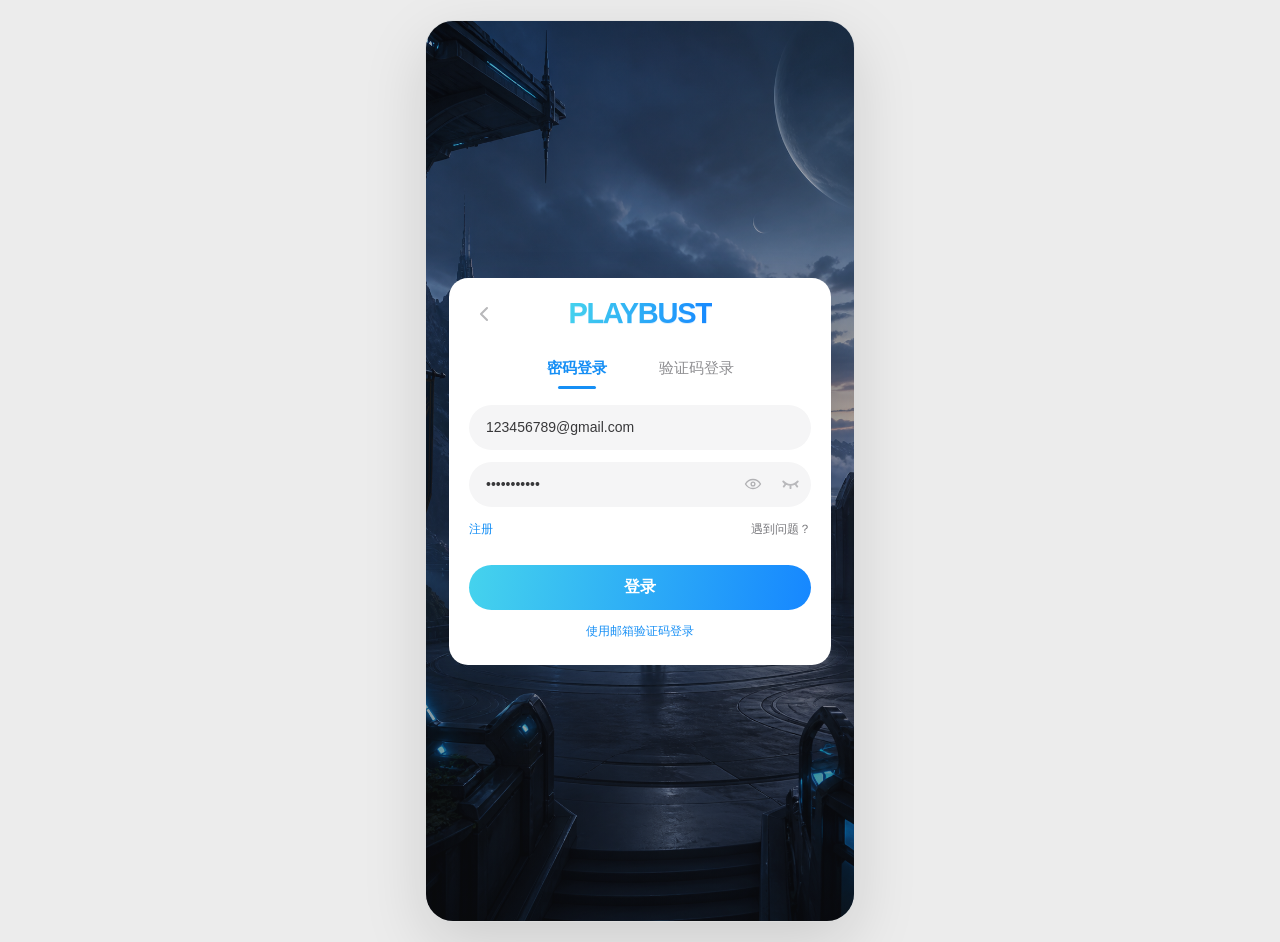
<file: 用户端原型/index.html>
<!doctype html>
<html lang="zh-CN">
  <head>
    <meta charset="UTF-8" />
    <meta name="viewport" content="width=device-width, initial-scale=1.0, viewport-fit=cover" />
    <meta name="theme-color" content="#f2f8fc" />
    <meta
      name="description"
      content="包含退款检测登录拦截、人民币入账、多币种支付报价、支付确认与支付结果状态的手机端原型。"
    />
    <title>用户补款第二版</title>
    <style>
      :root {
        color-scheme: light;
        --primary: #168ff5;
        --primary-deep: #1687ff;
        --primary-bright: #45d3ed;
        --primary-soft: #edfaff;
        --primary-gradient: linear-gradient(100deg, #45d3ed 0%, #1687ff 100%);
        --text: #1f1f1f;
        --text-secondary: #595959;
        --text-tertiary: #8c8c8c;
        --page: #f2f8fc;
        --surface: #ffffff;
        --line: #e1edf5;
        --line-strong: #c8dce8;
        --success: #07965a;
        --success-soft: #eaf8f1;
        --processing: #168ff5;
        --processing-soft: #edfaff;
        --danger: #d9363e;
        --danger-soft: #fff0f0;
        --shadow: 0 6px 20px rgba(22, 143, 245, 0.08);
        --radius-lg: 18px;
        --radius-md: 14px;
        --ease: cubic-bezier(0.2, 0.8, 0.2, 1);
      }

      * {
        box-sizing: border-box;
      }

      html {
        min-width: 320px;
        background: #ececec;
        -webkit-text-size-adjust: 100%;
      }

      body {
        margin: 0;
        min-width: 320px;
        min-height: 100vh;
        min-height: 100dvh;
        color: var(--text);
        background: #ececec;
        font-family:
          -apple-system, BlinkMacSystemFont, "PingFang SC", "Microsoft YaHei",
          "Helvetica Neue", Arial, sans-serif;
        font-size: 16px;
        line-height: 1.5;
        -webkit-font-smoothing: antialiased;
        overscroll-behavior-y: contain;
      }

      button,
      input {
        font: inherit;
      }

      button {
        cursor: pointer;
        touch-action: manipulation;
      }

      button:focus-visible,
      input:focus-visible,
      [tabindex]:focus-visible {
        outline: 3px solid rgba(22, 143, 245, 0.22);
        outline-offset: 2px;
      }

      button:disabled {
        cursor: not-allowed;
      }

      svg {
        display: block;
      }

      [hidden] {
        display: none !important;
      }

      .app-shell {
        position: relative;
        width: min(100%, 430px);
        min-height: 100vh;
        min-height: 100dvh;
        margin: 0 auto;
        overflow: hidden;
        background: var(--page);
      }

      .page {
        display: none;
        min-height: 100vh;
        min-height: 100dvh;
        animation: page-in 220ms var(--ease);
      }

      .page.active {
        display: block;
      }

      @keyframes page-in {
        from {
          opacity: 0;
          transform: translateX(10px);
        }
        to {
          opacity: 1;
          transform: translateX(0);
        }
      }

      .page.login-page.active {
        position: relative;
        min-height: 100vh;
        min-height: 100dvh;
        padding:
          max(16px, env(safe-area-inset-top))
          14px
          max(16px, env(safe-area-inset-bottom));
        background:
          linear-gradient(180deg, rgba(19, 22, 28, 0.3), rgba(19, 22, 28, 0.43)),
          url("./assets/game-login-bg.png") 48% center / cover no-repeat;
        display: flex;
        align-items: center;
        justify-content: center;
      }

      .login-card {
        position: relative;
        z-index: 2;
        width: min(100%, 382px);
        padding: 19px 20px 17px;
        background: #fff;
        border-radius: 19px;
        box-shadow: 0 16px 44px rgba(4, 13, 25, 0.2);
      }

      .login-card-header {
        position: relative;
        min-height: 34px;
        display: flex;
        align-items: center;
        justify-content: center;
      }

      .login-back {
        position: absolute;
        left: -7px;
        top: 50%;
        width: 44px;
        height: 44px;
        padding: 0;
        color: #b8b8ba;
        background: transparent;
        border: 0;
        border-radius: 12px;
        display: grid;
        place-items: center;
        transform: translateY(-50%);
        transition:
          color 160ms ease,
          background 160ms ease;
      }

      .login-back:hover {
        color: var(--primary);
        background: #f2f8ff;
      }

      .login-back svg {
        width: 24px;
        height: 24px;
      }

      .game-brand {
        text-align: center;
      }

      .game-brand-name {
        color: #1598fa;
        background: var(--primary-gradient);
        -webkit-background-clip: text;
        background-clip: text;
        -webkit-text-fill-color: transparent;
        font-family: Arial Black, Arial, sans-serif;
        font-size: 29px;
        line-height: 1;
        font-weight: 900;
        letter-spacing: -0.045em;
        filter: drop-shadow(0 1px 0 rgba(11, 139, 255, 0.14));
      }

      .login-tabs {
        margin-top: 24px;
        display: flex;
        align-items: center;
        justify-content: center;
        gap: 50px;
      }

      .login-tab {
        position: relative;
        min-height: 37px;
        padding: 0 1px 9px;
        color: #8d8d90;
        background: transparent;
        border: 0;
        font-size: 15px;
        font-weight: 500;
        white-space: nowrap;
      }

      .login-tab.active {
        color: var(--primary);
        font-weight: 650;
      }

      .login-tab.active::after {
        position: absolute;
        left: 50%;
        bottom: 3px;
        width: 38px;
        height: 3px;
        background: var(--primary);
        border-radius: 99px;
        content: "";
        transform: translateX(-50%);
      }

      .login-form {
        margin-top: 13px;
      }

      .login-field + .login-field {
        margin-top: 12px;
      }

      .login-field > label {
        position: absolute;
        width: 1px;
        height: 1px;
        padding: 0;
        margin: -1px;
        overflow: hidden;
        clip: rect(0, 0, 0, 0);
        white-space: nowrap;
        border: 0;
      }

      .login-input-wrap {
        min-height: 45px;
        padding: 0 7px 0 16px;
        background: #f5f5f6;
        border: 1px solid transparent;
        border-radius: 999px;
        display: flex;
        align-items: center;
        gap: 6px;
        transition:
          background 160ms ease,
          border-color 160ms ease,
          box-shadow 160ms ease;
      }

      .login-input-wrap:focus-within {
        background: #fff;
        border-color: #4eb8fa;
        box-shadow: 0 0 0 3px rgba(42, 166, 248, 0.1);
      }

      .login-input-wrap input {
        width: 100%;
        min-width: 0;
        height: 43px;
        padding: 0;
        color: #38383a;
        background: transparent;
        border: 0;
        outline: 0;
        font-size: 14px;
      }

      .login-input-wrap input::placeholder {
        color: #a6a6a9;
      }

      .password-toggle {
        width: 38px;
        height: 38px;
        flex: 0 0 38px;
        padding: 0;
        color: #b1b1b4;
        background: transparent;
        border: 0;
        border-radius: 50%;
        display: grid;
        place-items: center;
      }

      .password-toggle:hover {
        color: var(--primary);
        background: var(--primary-soft);
      }

      .password-toggle svg {
        width: 18px;
        height: 18px;
      }

      .password-assist-icon {
        width: 25px;
        height: 25px;
        flex: 0 0 25px;
        color: #b8b8bb;
      }

      .login-links {
        min-height: 39px;
        margin-top: 0;
        display: flex;
        align-items: center;
        justify-content: space-between;
        gap: 12px;
      }

      .text-button {
        min-height: 44px;
        padding: 0;
        color: var(--primary);
        background: transparent;
        border: 0;
        font-size: 12px;
      }

      #forgotButton {
        color: #77777b;
      }

      .login-error {
        min-height: 17px;
        margin-top: -4px;
        color: var(--danger);
        font-size: 11px;
        text-align: center;
      }

      .login-card .login-submit {
        width: 100%;
        min-height: 45px;
        margin-top: 1px;
        background: var(--primary-gradient);
        border-radius: 999px;
        box-shadow: none;
        font-size: 16px;
      }

      .login-footnote {
        width: 100%;
        min-height: 33px;
        margin: 5px 0 0;
        color: var(--primary);
        font-size: 12px;
        text-align: center;
      }

      @media (max-height: 580px) {
        .login-card {
          transform: scale(0.92);
        }
      }

      .refund-alert-layer {
        position: fixed;
        z-index: 180;
        inset: 0;
        visibility: hidden;
        opacity: 0;
        display: grid;
        place-items: center;
        padding: 20px;
        transition:
          opacity 200ms ease,
          visibility 200ms ease;
      }

      .refund-alert-layer.open {
        visibility: visible;
        opacity: 1;
      }

      .refund-alert-scrim {
        position: absolute;
        inset: 0;
        background: rgba(3, 11, 24, 0.66);
        backdrop-filter: blur(4px);
        -webkit-backdrop-filter: blur(4px);
      }

      .refund-dialog {
        position: relative;
        z-index: 1;
        width: min(100%, 360px);
        padding: 24px 20px 20px;
        background: #fff;
        border-radius: 22px;
        box-shadow: 0 24px 70px rgba(0, 0, 0, 0.3);
        transform: translateY(12px) scale(0.98);
        transition: transform 220ms var(--ease);
        text-align: center;
      }

      .refund-alert-layer.open .refund-dialog {
        transform: translateY(0) scale(1);
      }

      .refund-alert-icon {
        width: 58px;
        height: 58px;
        margin: 0 auto 14px;
        color: var(--primary);
        background: var(--primary-soft);
        border: 1px solid #a9e2fb;
        border-radius: 50%;
        display: grid;
        place-items: center;
      }

      .refund-alert-icon svg {
        width: 29px;
        height: 29px;
      }

      .refund-dialog h2 {
        margin: 0;
        font-size: 20px;
        font-weight: 720;
      }

      .refund-dialog > p {
        margin: 9px 0 0;
        color: var(--text-secondary);
        font-size: 14px;
      }

      .detected-account {
        margin-top: 16px;
        padding: 11px 12px;
        color: #44546a;
        background: #f1faff;
        border: 1px solid var(--line);
        border-radius: 12px;
        font-size: 13px;
        word-break: break-all;
      }

      .refund-dialog-note {
        margin-top: 11px;
        color: var(--text-tertiary);
        font-size: 12px;
      }

      .refund-dialog-actions {
        margin-top: 20px;
        display: grid;
        grid-template-columns: 1fr 1fr;
        gap: 10px;
      }

      .dialog-button {
        min-height: 50px;
        padding: 0 12px;
        border-radius: 14px;
        font-size: 15px;
        font-weight: 650;
        transition:
          transform 120ms ease,
          background 160ms ease;
      }

      .dialog-button:active {
        transform: scale(0.98);
      }

      .dialog-button.secondary {
        color: #4c5c70;
        background: #fff;
        border: 1px solid var(--line-strong);
      }

      .dialog-button.secondary:hover {
        background: #f1faff;
      }

      .dialog-button.primary {
        color: #fff;
        background: var(--primary-gradient);
        border: 0;
        box-shadow: 0 7px 18px rgba(22, 143, 245, 0.2);
      }

      .app-header {
        position: sticky;
        z-index: 30;
        top: 0;
        min-height: 56px;
        padding:
          max(8px, env(safe-area-inset-top))
          12px
          8px;
        background: rgba(255, 255, 255, 0.96);
        border-bottom: 1px solid rgba(238, 238, 238, 0.95);
        backdrop-filter: blur(12px);
        -webkit-backdrop-filter: blur(12px);
        display: grid;
        grid-template-columns: 48px 1fr 48px;
        align-items: center;
      }

      .app-header.home-header {
        grid-template-columns: 48px 1fr 68px;
      }

      .header-title {
        margin: 0;
        font-size: 18px;
        line-height: 1.3;
        font-weight: 650;
        text-align: center;
      }

      .header-button {
        width: 48px;
        height: 48px;
        padding: 0;
        color: #333;
        background: transparent;
        border: 0;
        border-radius: 14px;
        display: grid;
        place-items: center;
        transition:
          background 160ms ease,
          transform 120ms ease;
      }

      .header-button:hover {
        background: var(--primary-soft);
      }

      .header-button:active {
        transform: scale(0.95);
      }

      .header-button svg {
        width: 23px;
        height: 23px;
      }

      .header-service {
        width: 68px;
        height: 48px;
        justify-self: end;
        padding: 0;
        color: #555;
        background: transparent;
        border: 0;
        border-radius: 12px;
        display: inline-flex;
        align-items: center;
        justify-content: center;
        gap: 4px;
        font-size: 13px;
        transition:
          color 160ms ease,
          background 160ms ease;
      }

      .header-service:hover {
        color: var(--primary);
        background: var(--primary-soft);
      }

      .header-service svg {
        width: 18px;
        height: 18px;
      }

      .home-content,
      .confirm-content,
      .result-content {
        padding: 12px 12px calc(100px + env(safe-area-inset-bottom));
      }

      .account-card {
        position: relative;
        overflow: hidden;
        padding: 20px;
        color: #fff;
        background:
          radial-gradient(circle at 100% 0%, rgba(255, 255, 255, 0.22), transparent 145px),
          linear-gradient(120deg, rgba(4, 78, 116, 0.48), rgba(10, 58, 143, 0.13)),
          var(--primary-gradient);
        border-radius: var(--radius-lg);
        box-shadow: 0 10px 24px rgba(22, 143, 245, 0.2);
      }

      .account-card::after {
        content: "";
        position: absolute;
        right: -28px;
        bottom: -48px;
        width: 150px;
        height: 150px;
        border: 28px solid rgba(255, 255, 255, 0.07);
        border-radius: 50%;
      }

      .account-label {
        position: relative;
        z-index: 1;
        color: rgba(255, 255, 255, 0.9);
        font-size: 13px;
      }

      .account-row {
        position: relative;
        z-index: 1;
        margin-top: 5px;
        display: flex;
        align-items: center;
        gap: 8px;
      }

      .account-name {
        font-size: 21px;
        font-weight: 700;
      }

      .account-badge {
        padding: 2px 7px;
        color: #f0f7ff;
        background: rgba(255, 255, 255, 0.17);
        border: 1px solid rgba(255, 255, 255, 0.22);
        border-radius: 999px;
        font-size: 11px;
      }

      .account-id-line {
        position: relative;
        z-index: 1;
        margin-top: 2px;
        color: rgba(255, 255, 255, 0.8);
        display: flex;
        align-items: center;
        gap: 2px;
        font-size: 12px;
        font-variant-numeric: tabular-nums;
      }

      .copy-id-button {
        width: 44px;
        height: 44px;
        margin: -12px 0 -12px -4px;
        padding: 0;
        color: rgba(255, 255, 255, 0.88);
        background: transparent;
        border: 0;
        border-radius: 10px;
        display: grid;
        place-items: center;
        transition: background 160ms ease;
      }

      .copy-id-button:hover,
      .copy-id-button:focus-visible {
        background: rgba(255, 255, 255, 0.14);
      }

      .copy-id-button svg {
        width: 15px;
        height: 15px;
      }

      .due-block {
        position: relative;
        z-index: 1;
        margin-top: 24px;
      }

      .due-label {
        color: rgba(255, 255, 255, 0.9);
        font-size: 13px;
      }

      .due-value {
        margin-top: 1px;
        font-size: 35px;
        line-height: 1.25;
        font-weight: 750;
        letter-spacing: -0.035em;
        font-variant-numeric: tabular-nums;
      }

      .due-value small {
        margin-right: 3px;
        font-size: 20px;
        font-weight: 650;
      }

      .amount-stats {
        position: relative;
        z-index: 1;
        margin-top: 16px;
        padding-top: 14px;
        border-top: 1px solid rgba(255, 255, 255, 0.2);
        display: grid;
        grid-template-columns: 1fr 1fr;
      }

      .stat + .stat {
        padding-left: 18px;
        border-left: 1px solid rgba(255, 255, 255, 0.2);
      }

      .stat span,
      .stat strong {
        display: block;
      }

      .stat span {
        color: rgba(255, 255, 255, 0.82);
        font-size: 12px;
      }

      .stat strong {
        margin-top: 2px;
        font-size: 15px;
        font-weight: 650;
        font-variant-numeric: tabular-nums;
      }

      .progress-line {
        position: relative;
        z-index: 1;
        height: 5px;
        margin-top: 14px;
        overflow: hidden;
        background: rgba(255, 255, 255, 0.22);
        border-radius: 999px;
      }

      .progress-line span {
        display: block;
        width: 32.8125%;
        height: 100%;
        background: #fff;
        border-radius: inherit;
        transition: width 240ms ease;
      }

      .card {
        margin-top: 12px;
        padding: 18px 16px;
        background: var(--surface);
        border-radius: var(--radius-lg);
        box-shadow: var(--shadow);
      }

      .card-title {
        margin: 0;
        font-size: 16px;
        font-weight: 680;
      }

      .card-title-line {
        display: flex;
        align-items: center;
        justify-content: space-between;
        gap: 12px;
      }

      .currency-picker {
        min-height: 44px;
        display: inline-flex;
        align-items: center;
        gap: 6px;
      }

      .currency-picker-label {
        color: var(--text-tertiary);
        font-size: 12px;
        white-space: nowrap;
      }

      .currency-select-wrap {
        position: relative;
        display: inline-flex;
        align-items: center;
      }

      .currency-select-wrap select {
        width: 112px;
        height: 40px;
        padding: 0 30px 0 11px;
        color: #31435b;
        background: #f1faff;
        border: 1px solid var(--line-strong);
        border-radius: 11px;
        outline: 0;
        appearance: none;
        -webkit-appearance: none;
        font-size: 13px;
        font-weight: 650;
        cursor: pointer;
      }

      .currency-select-wrap select:focus-visible {
        border-color: var(--primary);
        box-shadow: 0 0 0 3px rgba(22, 143, 245, 0.12);
      }

      .currency-select-wrap svg {
        position: absolute;
        right: 9px;
        width: 16px;
        height: 16px;
        color: #77869a;
        pointer-events: none;
      }

      .card-note {
        margin: 4px 0 0;
        color: var(--text-tertiary);
        font-size: 13px;
      }

      .amount-field {
        min-height: 68px;
        margin-top: 15px;
        padding: 0 12px 0 14px;
        background: #f7fbfe;
        border: 1.5px solid var(--line-strong);
        border-radius: var(--radius-md);
        display: flex;
        align-items: center;
        gap: 8px;
        transition:
          border-color 160ms ease,
          box-shadow 160ms ease,
          background 160ms ease;
      }

      .amount-field:focus-within {
        background: #fff;
        border-color: var(--primary);
        box-shadow: 0 0 0 4px rgba(22, 143, 245, 0.1);
      }

      .amount-field.invalid {
        border-color: var(--danger);
        box-shadow: 0 0 0 4px rgba(217, 54, 62, 0.08);
      }

      .currency {
        color: #333;
        font-size: 25px;
        font-weight: 650;
      }

      .amount-field input {
        width: 100%;
        min-width: 0;
        height: 64px;
        padding: 0;
        color: var(--text);
        background: transparent;
        border: 0;
        outline: 0;
        font-size: 28px;
        font-weight: 700;
        font-variant-numeric: tabular-nums;
      }

      .amount-field input::placeholder {
        color: #c1c1c1;
        font-weight: 500;
      }

      .all-button {
        min-width: 54px;
        min-height: 44px;
        padding: 0 8px;
        color: var(--primary);
        background: var(--primary-soft);
        border: 0;
        border-radius: 11px;
        font-size: 13px;
        font-weight: 650;
      }

      .field-help {
        min-height: 20px;
        margin-top: 7px;
        color: var(--text-tertiary);
        font-size: 12px;
      }

      .field-help.error {
        color: var(--danger);
      }

      .currency-rate-note {
        margin: 9px 0 0;
        color: #7b8ba1;
        font-size: 12px;
        line-height: 1.55;
      }

      .fx-quote-card {
        margin-top: 10px;
        padding: 13px 14px;
        color: #31435b;
        background: linear-gradient(145deg, #f3fbff 0%, #edf7ff 100%);
        border: 1px solid #cbe7f8;
        border-radius: 14px;
        transition:
          border-color 160ms ease,
          background 160ms ease;
      }

      .fx-quote-card.empty {
        background: #f8fbfd;
        border-color: var(--line);
      }

      .fx-quote-card.expired {
        background: #fff8f8;
        border-color: #efc2c4;
      }

      .fx-quote-head,
      .fx-quote-meta,
      .fx-credit-line {
        display: flex;
        align-items: center;
        justify-content: space-between;
        gap: 12px;
      }

      .fx-quote-head span,
      .fx-credit-line,
      .fx-quote-meta {
        color: var(--text-secondary);
        font-size: 12px;
      }

      .fx-quote-head strong {
        color: var(--primary-deep);
        font-size: 20px;
        line-height: 1.3;
        font-weight: 750;
        text-align: right;
        font-variant-numeric: tabular-nums;
      }

      .fx-quote-card.empty .fx-quote-head strong {
        color: var(--text-tertiary);
        font-size: 13px;
        font-weight: 600;
      }

      .fx-credit-line {
        margin-top: 5px;
        justify-content: flex-end;
      }

      .fx-credit-line strong {
        color: var(--text);
        font-size: 13px;
        font-variant-numeric: tabular-nums;
      }

      .fx-quote-meta {
        margin-top: 10px;
        padding-top: 10px;
        border-top: 1px solid rgba(151, 199, 229, 0.42);
        align-items: flex-start;
      }

      .fx-rate-text {
        flex: 1;
        line-height: 1.5;
      }

      .fx-countdown-wrap {
        display: inline-flex;
        align-items: center;
        gap: 4px;
        white-space: nowrap;
      }

      .fx-countdown-wrap strong {
        color: var(--primary-deep);
        font-size: 13px;
        font-variant-numeric: tabular-nums;
      }

      .fx-quote-card.expired .fx-quote-head strong,
      .fx-quote-card.expired .fx-countdown-wrap strong {
        color: var(--danger);
      }

      .confirm-currency-card .card-note {
        line-height: 1.55;
      }

      .confirm-currency-picker {
        margin-top: 14px;
        display: block;
      }

      .confirm-currency-picker > span:first-child {
        display: block;
        margin-bottom: 7px;
        color: var(--text-secondary);
        font-size: 13px;
      }

      .confirm-currency-picker .currency-select-wrap,
      .confirm-currency-picker .currency-select-wrap select {
        width: 100%;
      }

      .confirm-currency-picker .currency-select-wrap select {
        height: 48px;
        font-size: 14px;
      }

      .quote-refresh-row {
        margin-top: 10px;
        display: flex;
        justify-content: flex-end;
      }

      .quick-list {
        margin-top: 11px;
        display: grid;
        grid-template-columns: repeat(3, 1fr);
        gap: 8px;
      }

      .quick-button {
        min-height: 46px;
        padding: 0 8px;
        color: #555;
        background: #fff;
        border: 1px solid var(--line-strong);
        border-radius: 12px;
        font-size: 14px;
        font-weight: 550;
        transition:
          color 160ms ease,
          background 160ms ease,
          border-color 160ms ease,
          transform 120ms ease;
      }

      .quick-button:hover,
      .quick-button.active {
        color: var(--primary);
        background: var(--primary-soft);
        border-color: #8edaff;
      }

      .quick-button:active {
        transform: scale(0.97);
      }

      .tips-card {
        margin-top: 12px;
        padding: 14px 15px;
        color: #52647a;
        background: #f1fbff;
        border: 1px solid #c9ebf9;
        border-radius: var(--radius-md);
        display: flex;
        align-items: flex-start;
        gap: 9px;
        font-size: 12px;
      }

      .tips-card svg {
        width: 17px;
        height: 17px;
        margin-top: 1px;
        flex: 0 0 17px;
        color: var(--primary);
      }

      .fixed-bar {
        position: fixed;
        z-index: 40;
        right: max(0px, calc((100vw - 430px) / 2));
        bottom: 0;
        left: max(0px, calc((100vw - 430px) / 2));
        padding: 10px 12px max(10px, env(safe-area-inset-bottom));
        background: rgba(255, 255, 255, 0.96);
        border-top: 1px solid var(--line);
        backdrop-filter: blur(12px);
        -webkit-backdrop-filter: blur(12px);
        display: flex;
        align-items: center;
        gap: 12px;
        box-shadow: 0 -4px 16px rgba(0, 0, 0, 0.04);
      }

      .bar-amount {
        min-width: 112px;
        flex: 1;
      }

      .bar-amount span,
      .bar-amount strong {
        display: block;
      }

      .bar-amount span {
        color: var(--text-secondary);
        font-size: 12px;
      }

      .bar-amount strong {
        margin-top: 1px;
        color: var(--primary-deep);
        font-size: 19px;
        line-height: 1.25;
        font-weight: 750;
        font-variant-numeric: tabular-nums;
      }

      .bar-amount small {
        display: block;
        margin-top: 2px;
        color: var(--text-tertiary);
        font-size: 12px;
        line-height: 1.35;
        font-variant-numeric: tabular-nums;
      }

      .bar-amount small b {
        color: inherit;
        font-weight: inherit;
      }

      .primary-button {
        min-height: 52px;
        padding: 0 22px;
        color: #fff;
        background: var(--primary-gradient);
        border: 0;
        border-radius: 999px;
        box-shadow: 0 7px 18px rgba(22, 143, 245, 0.22);
        font-size: 16px;
        font-weight: 680;
        white-space: nowrap;
        transition:
          opacity 160ms ease,
          transform 120ms ease,
          box-shadow 160ms ease;
      }

      .fixed-bar .primary-button {
        min-width: 178px;
      }

      .fixed-bar.single-action {
        gap: 0;
      }

      .fixed-bar.single-action .primary-button {
        width: 100%;
      }

      .primary-button:hover:not(:disabled) {
        box-shadow: 0 9px 22px rgba(22, 143, 245, 0.28);
      }

      .primary-button:active:not(:disabled) {
        transform: scale(0.98);
      }

      .primary-button:disabled {
        opacity: 0.42;
        box-shadow: none;
      }

      .ghost-button {
        min-height: 48px;
        padding: 0 20px;
        color: #555;
        background: #fff;
        border: 1px solid var(--line-strong);
        border-radius: 999px;
        font-size: 15px;
        font-weight: 600;
        transition:
          background 160ms ease,
          transform 120ms ease;
      }

      .ghost-button:hover {
        background: #fafafa;
      }

      .ghost-button:active {
        transform: scale(0.98);
      }

      .order-card {
        margin-top: 0;
      }

      .info-list {
        margin: 12px 0 0;
        padding: 0;
        list-style: none;
      }

      .info-row {
        min-height: 46px;
        padding: 10px 0;
        border-bottom: 1px solid var(--line);
        display: flex;
        align-items: center;
        justify-content: space-between;
        gap: 18px;
      }

      .info-row:last-child {
        border-bottom: 0;
      }

      .info-row span {
        color: var(--text-secondary);
        font-size: 14px;
      }

      .info-row strong {
        font-size: 14px;
        font-weight: 620;
        text-align: right;
        font-variant-numeric: tabular-nums;
      }

      .info-row .money-highlight {
        color: var(--primary-deep);
        font-size: 18px;
        font-weight: 730;
      }

      .confirm-quote-note {
        margin-top: 10px;
        padding: 12px;
        background: #f1faff;
        border: 1px solid #cbe7f8;
        border-radius: 13px;
        display: grid;
        grid-template-columns: 18px minmax(0, 1fr) auto;
        align-items: start;
        gap: 9px;
      }

      .confirm-quote-note > svg {
        width: 18px;
        height: 18px;
        margin-top: 2px;
        color: var(--primary);
      }

      .confirm-quote-copy strong,
      .confirm-quote-copy span {
        display: block;
      }

      .confirm-quote-copy strong {
        color: #31435b;
        font-size: 13px;
        font-weight: 680;
      }

      .confirm-quote-copy span {
        margin-top: 3px;
        color: var(--text-tertiary);
        font-size: 12px;
        line-height: 1.5;
      }

      .confirm-quote-copy b {
        color: var(--primary-deep);
        font-weight: 700;
        font-variant-numeric: tabular-nums;
      }

      .confirm-quote-note.expired {
        background: #fff8f8;
        border-color: #efc2c4;
      }

      .confirm-quote-note.expired > svg,
      .confirm-quote-note.expired .confirm-quote-copy b {
        color: var(--danger);
      }

      .refresh-quote-button {
        min-width: 68px;
        min-height: 44px;
        padding: 0 9px;
        color: var(--primary-deep);
        background: #fff;
        border: 1px solid #a9d7f2;
        border-radius: 10px;
        font-size: 12px;
        font-weight: 650;
      }

      .payment-list {
        margin-top: 10px;
      }

      .payment-option {
        position: relative;
        min-height: 70px;
        padding: 10px 0;
        border-bottom: 1px solid var(--line);
        display: flex;
        align-items: center;
        gap: 12px;
        cursor: pointer;
      }

      .payment-option:last-child {
        border-bottom: 0;
      }

      .payment-option input {
        position: absolute;
        width: 1px;
        height: 1px;
        opacity: 0;
      }

      .payment-option:focus-within {
        border-radius: 10px;
        outline: 3px solid rgba(22, 143, 245, 0.2);
        outline-offset: 2px;
      }

      .pay-logo {
        width: 42px;
        height: 42px;
        flex: 0 0 42px;
        background: #fafafa;
        border: 1px solid var(--line);
        border-radius: 12px;
        display: grid;
        place-items: center;
      }

      .pay-logo svg {
        width: 23px;
        height: 23px;
        color: #4d5560;
      }

      .paypal-logo {
        color: #173b77;
        font-family: Arial, sans-serif;
        font-size: 19px;
        font-style: italic;
        font-weight: 800;
        letter-spacing: -0.08em;
      }

      .paypal-logo em {
        color: #1473e6;
        font-style: inherit;
      }

      .pay-copy {
        min-width: 0;
        flex: 1;
      }

      .pay-copy strong,
      .pay-copy span {
        display: block;
      }

      .pay-copy strong {
        font-size: 15px;
        font-weight: 650;
      }

      .pay-copy span {
        margin-top: 2px;
        overflow: hidden;
        color: var(--text-tertiary);
        font-size: 12px;
        text-overflow: ellipsis;
        white-space: nowrap;
      }

      .radio-dot {
        width: 22px;
        height: 22px;
        flex: 0 0 22px;
        border: 1.5px solid #c9c9c9;
        border-radius: 50%;
        display: grid;
        place-items: center;
        transition:
          background 160ms ease,
          border-color 160ms ease;
      }

      .radio-dot::after {
        content: "";
        width: 8px;
        height: 8px;
        background: #fff;
        border-radius: 50%;
        transform: scale(0);
        transition: transform 160ms var(--ease);
      }

      .payment-option.selected .radio-dot {
        background: var(--primary);
        border-color: var(--primary);
      }

      .payment-option.selected .radio-dot::after {
        transform: scale(1);
      }

      .safe-note {
        margin: 12px 2px 0;
        color: var(--text-tertiary);
        display: flex;
        align-items: flex-start;
        justify-content: center;
        gap: 6px;
        font-size: 12px;
        text-align: center;
      }

      .safe-note svg {
        width: 15px;
        height: 15px;
        margin-top: 1px;
        flex: 0 0 15px;
        color: var(--success);
      }

      .result-content {
        padding-top: 20px;
      }

      .result-hero {
        padding: 24px 16px 12px;
        text-align: center;
      }

      .status-icon {
        width: 74px;
        height: 74px;
        margin: 0 auto 15px;
        color: #fff;
        border-radius: 50%;
        display: grid;
        place-items: center;
      }

      .status-icon svg {
        width: 36px;
        height: 36px;
      }

      .status-icon.success {
        background: linear-gradient(145deg, #19b876, var(--success));
        box-shadow: 0 10px 24px rgba(7, 150, 90, 0.2);
      }

      .status-icon.processing {
        color: var(--processing);
        background: var(--processing-soft);
        border: 2px solid #8edaff;
      }

      .status-icon.failed {
        color: var(--danger);
        background: var(--danger-soft);
        border: 2px solid #f1b7ba;
      }

      .result-title {
        margin: 0;
        font-size: 23px;
        font-weight: 720;
      }

      .result-description {
        margin: 7px auto 0;
        max-width: 310px;
        color: var(--text-secondary);
        font-size: 14px;
      }

      .auto-query {
        min-height: 22px;
        margin-top: 9px;
        color: var(--processing);
        display: inline-flex;
        align-items: center;
        gap: 6px;
        font-size: 12px;
      }

      .query-dot {
        width: 6px;
        height: 6px;
        background: currentColor;
        border-radius: 50%;
        animation: pulse 1.4s ease-in-out infinite;
      }

      @keyframes pulse {
        0%, 100% { opacity: 0.35; transform: scale(0.85); }
        50% { opacity: 1; transform: scale(1.15); }
      }

      .result-amount {
        margin-top: 8px;
        font-size: 30px;
        font-weight: 740;
        font-variant-numeric: tabular-nums;
      }

      .result-credit-note {
        margin: 4px 0 0;
        color: var(--text-secondary);
        font-size: 13px;
      }

      .result-credit-note strong {
        color: var(--text);
        font-variant-numeric: tabular-nums;
      }

      .result-card {
        margin-top: 10px;
      }

      .result-actions {
        margin-top: 16px;
        display: grid;
        gap: 10px;
      }

      .result-actions .primary-button,
      .result-actions .ghost-button {
        width: 100%;
      }

      .prototype-switcher {
        margin-top: 14px;
        padding: 14px;
        background: #fbfdff;
        border: 1px dashed #cfe6f2;
        border-radius: var(--radius-md);
      }

      .prototype-switcher-title {
        color: var(--text-tertiary);
        font-size: 12px;
        text-align: center;
      }

      .prototype-switcher-buttons {
        margin-top: 9px;
        display: grid;
        grid-template-columns: repeat(3, 1fr);
        gap: 7px;
      }

      .state-button {
        min-height: 44px;
        padding: 0 7px;
        color: #666;
        background: #f5fafe;
        border: 1px solid var(--line);
        border-radius: 10px;
        font-size: 13px;
        transition:
          color 160ms ease,
          border-color 160ms ease,
          background 160ms ease;
      }

      .state-button.active {
        color: var(--primary);
        background: var(--primary-soft);
        border-color: #8edaff;
      }

      .spinner {
        width: 19px;
        height: 19px;
        margin-right: 7px;
        border: 2px solid rgba(255, 255, 255, 0.38);
        border-top-color: #fff;
        border-radius: 50%;
        display: inline-block;
        vertical-align: -4px;
        animation: spin 700ms linear infinite;
      }

      @keyframes spin {
        to { transform: rotate(360deg); }
      }

      .sheet-layer {
        position: fixed;
        z-index: 100;
        inset: 0;
        visibility: hidden;
        opacity: 0;
        transition:
          opacity 200ms ease,
          visibility 200ms ease;
      }

      .sheet-layer.open {
        visibility: visible;
        opacity: 1;
      }

      .sheet-scrim {
        position: absolute;
        inset: 0;
        background: rgba(0, 0, 0, 0.5);
      }

      .sheet {
        position: absolute;
        right: max(0px, calc((100vw - 430px) / 2));
        bottom: 0;
        left: max(0px, calc((100vw - 430px) / 2));
        padding: 10px 16px max(22px, env(safe-area-inset-bottom));
        background: #fff;
        border-radius: 24px 24px 0 0;
        transform: translateY(102%);
        transition: transform 260ms var(--ease);
      }

      .sheet-layer.open .sheet {
        transform: translateY(0);
      }

      .sheet-handle {
        width: 38px;
        height: 4px;
        margin: 0 auto 12px;
        background: #dddddd;
        border-radius: 999px;
      }

      .sheet-header {
        min-height: 48px;
        display: flex;
        align-items: center;
        justify-content: space-between;
        gap: 12px;
      }

      .sheet-title {
        margin: 0;
        font-size: 20px;
        font-weight: 700;
      }

      .close-button {
        width: 48px;
        height: 48px;
        padding: 0;
        color: #555;
        background: #f1f8fc;
        border: 0;
        border-radius: 14px;
        display: grid;
        place-items: center;
      }

      .close-button svg {
        width: 20px;
        height: 20px;
      }

      .contact-intro {
        margin: 6px 0 14px;
        color: var(--text-secondary);
        font-size: 14px;
      }

      .contact-option {
        width: 100%;
        min-height: 70px;
        margin-top: 9px;
        padding: 11px 12px;
        color: var(--text);
        background: #fff;
        border: 1px solid var(--line-strong);
        border-radius: var(--radius-md);
        display: flex;
        align-items: center;
        gap: 11px;
        text-align: left;
      }

      .contact-icon {
        width: 42px;
        height: 42px;
        flex: 0 0 42px;
        color: var(--primary);
        background: var(--primary-soft);
        border-radius: 12px;
        display: grid;
        place-items: center;
      }

      .contact-icon svg {
        width: 21px;
        height: 21px;
      }

      .contact-copy {
        min-width: 0;
        flex: 1;
      }

      .contact-copy strong,
      .contact-copy span {
        display: block;
      }

      .contact-copy strong {
        font-size: 15px;
      }

      .contact-copy span {
        margin-top: 2px;
        overflow: hidden;
        color: var(--text-tertiary);
        font-size: 12px;
        text-overflow: ellipsis;
        white-space: nowrap;
      }

      .service-time {
        margin-top: 13px;
        padding: 11px;
        color: #52647a;
        background: #f1fbff;
        border-radius: 12px;
        font-size: 12px;
        text-align: center;
      }

      .toast {
        position: fixed;
        z-index: 200;
        top: max(18px, env(safe-area-inset-top));
        left: 50%;
        max-width: calc(100vw - 36px);
        padding: 10px 14px;
        color: #fff;
        background: rgba(34, 34, 34, 0.94);
        border-radius: 10px;
        box-shadow: 0 8px 22px rgba(0, 0, 0, 0.16);
        font-size: 13px;
        transform: translate(-50%, -12px);
        opacity: 0;
        pointer-events: none;
        transition:
          opacity 180ms ease,
          transform 180ms var(--ease);
      }

      .toast.show {
        opacity: 1;
        transform: translate(-50%, 0);
      }

      @media (min-width: 431px) {
        body {
          padding: 20px 0;
        }

        .app-shell {
          min-height: calc(100vh - 40px);
          min-height: calc(100dvh - 40px);
          border: 1px solid #dddddd;
          border-radius: 28px;
          box-shadow: 0 22px 64px rgba(0, 0, 0, 0.13);
        }

        .fixed-bar {
          right: calc((100vw - 430px) / 2 + 1px);
          bottom: 20px;
          left: calc((100vw - 430px) / 2 + 1px);
          border-radius: 0 0 27px 27px;
        }

        .sheet {
          right: calc((100vw - 430px) / 2);
          bottom: 20px;
          left: calc((100vw - 430px) / 2);
          border-radius: 24px;
        }
      }

      @media (max-width: 350px) {
        .home-content,
        .confirm-content,
        .result-content {
          padding-right: 9px;
          padding-left: 9px;
        }

        .card {
          padding-right: 13px;
          padding-left: 13px;
        }

        .fixed-bar {
          padding-right: 9px;
          padding-left: 9px;
          gap: 8px;
        }

        .fixed-bar .primary-button {
          min-width: 156px;
        }

        .due-value {
          font-size: 32px;
        }
      }

      @media (prefers-reduced-motion: reduce) {
        *,
        *::before,
        *::after {
          animation-duration: 0.01ms !important;
          animation-iteration-count: 1 !important;
          transition-duration: 0.01ms !important;
        }
      }
    </style>
  </head>
  <body>
    <div class="app-shell">
      <section class="page login-page active" id="loginPage" aria-labelledby="loginTitle">
        <div class="login-card">
          <div class="login-card-header">
            <button class="login-back" id="loginBackButton" type="button" aria-label="返回">
              <svg viewBox="0 0 24 24" fill="none" stroke="currentColor" stroke-width="2.1" stroke-linecap="round" stroke-linejoin="round" aria-hidden="true">
                <path d="m15 18-6-6 6-6"></path>
              </svg>
            </button>
            <div class="game-brand" aria-label="PLAYBUST">
              <div class="game-brand-name">PLAYBUST</div>
            </div>
          </div>

          <div class="login-tabs" role="tablist" aria-label="登录方式">
            <button class="login-tab active" id="loginTitle" type="button" role="tab" aria-selected="true">密码登录</button>
            <button class="login-tab" id="loginCodeTab" type="button" role="tab" aria-selected="false">验证码登录</button>
          </div>

          <form class="login-form" id="loginForm" novalidate>
            <div class="login-field">
              <label for="loginAccount">账号</label>
              <div class="login-input-wrap">
                <input
                  id="loginAccount"
                  name="account"
                  type="email"
                  inputmode="email"
                  autocomplete="username"
                  value="123456789@gmail.com"
                  placeholder="请输入邮箱或用户账号"
                  aria-describedby="loginError"
                />
              </div>
            </div>

            <div class="login-field">
              <label for="loginPassword">密码</label>
              <div class="login-input-wrap">
                <input
                  id="loginPassword"
                  name="password"
                  type="password"
                  autocomplete="current-password"
                  value="password123"
                  placeholder="请输入密码"
                  aria-describedby="loginError"
                />
                <button class="password-toggle" id="passwordToggle" type="button" aria-label="显示密码" aria-pressed="false">
                  <svg id="passwordEyeIcon" viewBox="0 0 24 24" fill="none" stroke="currentColor" stroke-width="1.8" stroke-linecap="round" stroke-linejoin="round" aria-hidden="true">
                    <path d="M2 12s3.5-6 10-6 10 6 10 6-3.5 6-10 6S2 12 2 12Z"></path>
                    <circle cx="12" cy="12" r="2.5"></circle>
                  </svg>
                </button>
                <svg class="password-assist-icon" viewBox="0 0 24 24" fill="none" stroke="currentColor" stroke-width="1.8" stroke-linecap="round" aria-hidden="true">
                  <path d="M5 9c1.8 2.2 4.1 3.3 7 3.3S17.2 11.2 19 9M7 12l-1.5 2M12 13v2.5M17 12l1.5 2"></path>
                </svg>
              </div>
            </div>

            <div class="login-links">
              <button class="text-button" type="button" id="registerButton">注册</button>
              <button class="text-button" type="button" id="forgotButton">遇到问题？</button>
            </div>
            <div class="login-error" id="loginError" role="alert"></div>
            <button class="primary-button login-submit" id="loginButton" type="submit">登录</button>
            <button class="text-button login-footnote" id="codeLoginButton" type="button">使用邮箱验证码登录</button>
          </form>
        </div>
      </section>

      <section class="page" id="homePage" aria-labelledby="homeTitle" aria-hidden="true">
        <header class="app-header home-header">
          <button class="header-button" id="homeBackButton" type="button" aria-label="返回登录页">
            <svg viewBox="0 0 24 24" fill="none" stroke="currentColor" stroke-width="2" stroke-linecap="round" stroke-linejoin="round" aria-hidden="true">
              <path d="m15 18-6-6 6-6"></path>
            </svg>
          </button>
          <h1 class="header-title" id="homeTitle">账号补款处理</h1>
          <button class="header-service" type="button" data-contact aria-haspopup="dialog">
            <svg viewBox="0 0 24 24" fill="none" stroke="currentColor" stroke-width="1.8" stroke-linecap="round" stroke-linejoin="round" aria-hidden="true">
              <path d="M21 15a4 4 0 0 1-4 4H8l-5 3V7a4 4 0 0 1 4-4h10a4 4 0 0 1 4 4Z"></path>
              <path d="M8 9h8M8 13h5"></path>
            </svg>
            客服
          </button>
        </header>

        <main class="home-content" id="homeMain">
          <section class="account-card" aria-labelledby="dueLabel">
            <div class="account-label">当前用户账号</div>
            <div class="account-row">
              <strong class="account-name">Starlord_77</strong>
            </div>
            <div class="account-id-line">
              <span id="accountIdValue">U-87924130</span>
              <button class="copy-id-button" id="copyAccountIdButton" type="button" aria-label="复制账号 ID">
                <svg viewBox="0 0 24 24" fill="none" stroke="currentColor" stroke-width="1.8" stroke-linecap="round" stroke-linejoin="round" aria-hidden="true">
                  <rect x="8" y="8" width="11" height="11" rx="2"></rect>
                  <path d="M16 8V6a2 2 0 0 0-2-2H6a2 2 0 0 0-2 2v8a2 2 0 0 0 2 2h2"></path>
                </svg>
              </button>
            </div>

            <div class="due-block">
              <div class="due-label" id="dueLabel">待补款金额</div>
              <div class="due-value"><small>$</small><span data-due>860.00</span></div>
            </div>

            <div class="amount-stats">
              <div class="stat">
                <span>总退款金额</span>
                <strong data-total-refund>$1,280.00</strong>
              </div>
              <div class="stat">
                <span>已补款金额</span>
                <strong data-paid>$420.00</strong>
              </div>
            </div>
            <div class="progress-line" aria-label="补款进度 33%">
              <span data-progress></span>
            </div>
          </section>

          <form id="amountForm" novalidate>
            <section class="card" aria-labelledby="amountTitle">
              <div class="card-title-line">
                <h2 class="card-title" id="amountTitle">本次补款金额</h2>
                <label class="currency-picker" for="currencySelect">
                  <span class="currency-picker-label">支付币种</span>
                  <span class="currency-select-wrap">
                    <select id="currencySelect" name="currency" aria-label="选择支付币种">
                      <option value="USD">USD 美元</option>
                      <option value="CNY">CNY 人民币</option>
                      <option value="JPY">JPY 日元</option>
                      <option value="KRW">KRW 韩元</option>
                      <option value="EUR">EUR 欧元</option>
                    </select>
                    <svg viewBox="0 0 24 24" fill="none" stroke="currentColor" stroke-width="1.9" stroke-linecap="round" stroke-linejoin="round" aria-hidden="true">
                      <path d="m7 10 5 5 5-5"></path>
                    </svg>
                  </span>
                </label>
              </div>
              <p class="card-note">账户统一按美元记账，可分多次补款；支付金额将在下一步展示</p>

              <div class="amount-field" id="amountField">
                <span class="currency" aria-hidden="true">$</span>
                <input
                  id="amountInput"
                  name="amount"
                  type="text"
                  inputmode="decimal"
                  autocomplete="off"
                  placeholder="0.00"
                  aria-label="本次补款金额（美元）"
                  aria-describedby="amountHelp"
                  aria-invalid="false"
                />
                <button class="all-button" id="allButton" type="button">全部</button>
              </div>
              <div class="field-help" id="amountHelp" aria-live="polite">最低 $1.00，最高 $860.00</div>

              <div class="quick-list" aria-label="快捷金额">
                <button class="quick-button" type="button" data-quick="first">$200</button>
                <button class="quick-button" type="button" data-quick="second">$500</button>
                <button class="quick-button" type="button" data-quick="all">全部补完</button>
              </div>
            </section>
          </form>

          <div class="tips-card">
            <svg viewBox="0 0 24 24" fill="none" stroke="currentColor" stroke-width="1.8" stroke-linecap="round" stroke-linejoin="round" aria-hidden="true">
              <circle cx="12" cy="12" r="9"></circle>
              <path d="M12 11v5M12 8h.01"></path>
            </svg>
            <span>预计支付金额及支付方式将在下一步确认。</span>
          </div>
        </main>

        <div class="fixed-bar single-action" id="homeBar">
          <button class="primary-button" id="homeConfirmButton" type="submit" form="amountForm" disabled>确认补款</button>
        </div>
      </section>

      <section class="page" id="confirmPage" aria-labelledby="confirmTitle" aria-hidden="true">
        <header class="app-header">
          <button class="header-button" id="confirmBack" type="button" aria-label="返回补款首页">
            <svg viewBox="0 0 24 24" fill="none" stroke="currentColor" stroke-width="2" stroke-linecap="round" stroke-linejoin="round" aria-hidden="true">
              <path d="m15 18-6-6 6-6"></path>
            </svg>
          </button>
          <h1 class="header-title" id="confirmTitle">确认补款</h1>
          <button class="header-button" type="button" data-contact aria-label="联系客服" aria-haspopup="dialog">
            <svg viewBox="0 0 24 24" fill="none" stroke="currentColor" stroke-width="1.8" stroke-linecap="round" stroke-linejoin="round" aria-hidden="true">
              <path d="M21 15a4 4 0 0 1-4 4H8l-5 3V7a4 4 0 0 1 4-4h10a4 4 0 0 1 4 4Z"></path>
              <path d="M8 9h8M8 13h5"></path>
            </svg>
          </button>
        </header>

        <main class="confirm-content" id="confirmMain" tabindex="-1">
          <section class="card order-card" aria-labelledby="orderTitle">
            <h2 class="card-title" id="orderTitle">补款信息</h2>
            <ul class="info-list">
              <li class="info-row"><span>用户账号</span><strong>Starlord_77</strong></li>
              <li class="info-row"><span>本次补款</span><strong class="money-highlight" data-current-amount>$0.00</strong></li>
              <li class="info-row"><span>支付后剩余</span><strong data-after-due>$0.00</strong></li>
            </ul>
          </section>

          <section class="card confirm-currency-card" aria-labelledby="paymentCurrencyTitle">
            <h2 class="card-title" id="paymentCurrencyTitle">支付金额确认</h2>
            <p class="card-note">已根据首页选择的支付币种生成本次报价</p>

            <section class="fx-quote-card" id="fxQuoteCard" aria-live="polite" aria-labelledby="fxQuoteTitle">
              <div class="fx-quote-head">
                <span id="fxQuoteTitle">预计支付金额</span>
                <strong id="paymentAmountPreview">USD 0.00</strong>
              </div>
              <div class="fx-credit-line">本次补款 <strong data-current-amount>$0.00</strong> USD</div>
              <div class="fx-quote-meta">
                <span class="fx-rate-text" id="fxRateText">无需换汇：1 USD = 1 USD</span>
                <span class="fx-countdown-wrap"><span>报价有效</span><strong id="fxCountdown">05:00</strong></span>
              </div>
              <p class="currency-rate-note" id="currencyRateNote">正式支付以支付渠道锁定报价为准；本原型使用参考汇率演示。</p>
              <div class="quote-refresh-row">
                <button class="refresh-quote-button" id="refreshQuoteButton" type="button">刷新报价</button>
              </div>
            </section>
          </section>

          <section class="card" aria-labelledby="paymentTitle">
            <h2 class="card-title" id="paymentTitle">支付方式</h2>
            <div class="payment-list" role="radiogroup" aria-labelledby="paymentTitle">
              <label class="payment-option selected">
                <input type="radio" name="payment" value="paypal" checked />
                <span class="pay-logo" aria-hidden="true"><span class="paypal-logo">P<em>P</em></span></span>
                <span class="pay-copy">
                  <strong>PayPal</strong>
                  <span>使用 PayPal 余额或绑定账户支付</span>
                </span>
                <span class="radio-dot" aria-hidden="true"></span>
              </label>

              <label class="payment-option">
                <input type="radio" name="payment" value="card" />
                <span class="pay-logo" aria-hidden="true">
                  <svg viewBox="0 0 24 24" fill="none" stroke="currentColor" stroke-width="1.8" stroke-linecap="round" stroke-linejoin="round">
                    <rect x="2.5" y="5" width="19" height="14" rx="2.5"></rect>
                    <path d="M2.5 10h19M6.5 15h3"></path>
                  </svg>
                </span>
                <span class="pay-copy">
                  <strong>信用卡</strong>
                  <span>支持 Visa、Mastercard 等银行卡</span>
                </span>
                <span class="radio-dot" aria-hidden="true"></span>
              </label>

              <label class="payment-option">
                <input type="radio" name="payment" value="bank" />
                <span class="pay-logo" aria-hidden="true">
                  <svg viewBox="0 0 24 24" fill="none" stroke="currentColor" stroke-width="1.8" stroke-linecap="round" stroke-linejoin="round">
                    <path d="m3 9 9-5 9 5"></path>
                    <path d="M5 10v7M9.5 10v7M14.5 10v7M19 10v7M3 20h18M2 17h20"></path>
                  </svg>
                </span>
                <span class="pay-copy">
                  <strong>银行转账</strong>
                  <span>到账后自动更新补款进度</span>
                </span>
                <span class="radio-dot" aria-hidden="true"></span>
              </label>
            </div>
          </section>

          <p class="safe-note">
            <svg viewBox="0 0 24 24" fill="none" stroke="currentColor" stroke-width="1.8" stroke-linecap="round" stroke-linejoin="round" aria-hidden="true">
              <path d="M12 22s8-4 8-10V5l-8-3-8 3v7c0 6 8 10 8 10Z"></path>
              <path d="m9 12 2 2 4-4"></path>
            </svg>
            页面不会保存银行卡信息，支付过程由对应渠道安全处理
          </p>
        </main>

        <div class="fixed-bar" id="confirmBar">
          <div class="bar-amount">
            <span>实付</span>
            <strong data-payment-amount>USD 0.00</strong>
            <small>补款 <b data-current-amount>$0.00</b> USD</small>
          </div>
          <button class="primary-button" id="payButton" type="button">立即支付</button>
        </div>
      </section>

      <section class="page" id="resultPage" aria-labelledby="resultHeaderTitle" aria-hidden="true">
        <header class="app-header">
          <button class="header-button" id="resultBack" type="button" aria-label="返回补款首页">
            <svg viewBox="0 0 24 24" fill="none" stroke="currentColor" stroke-width="2" stroke-linecap="round" stroke-linejoin="round" aria-hidden="true">
              <path d="m15 18-6-6 6-6"></path>
            </svg>
          </button>
          <h1 class="header-title" id="resultHeaderTitle">补款结果</h1>
          <button class="header-button" type="button" data-contact aria-label="联系客服" aria-haspopup="dialog">
            <svg viewBox="0 0 24 24" fill="none" stroke="currentColor" stroke-width="1.8" stroke-linecap="round" stroke-linejoin="round" aria-hidden="true">
              <path d="M21 15a4 4 0 0 1-4 4H8l-5 3V7a4 4 0 0 1 4-4h10a4 4 0 0 1 4 4Z"></path>
              <path d="M8 9h8M8 13h5"></path>
            </svg>
          </button>
        </header>

        <main class="result-content" id="resultMain" tabindex="-1">
          <section class="result-hero" aria-live="polite">
            <div class="status-icon processing" id="statusIcon"></div>
            <h2 class="result-title" id="resultTitle">支付处理中</h2>
            <p class="result-description" id="resultDescription">支付结果确认中，请稍候，不要重复支付。</p>
            <div class="auto-query" id="autoQuery">
              <span class="query-dot" aria-hidden="true"></span>
              系统正在自动查询支付结果
            </div>
            <div class="result-amount" data-payment-amount>USD 0.00</div>
            <p class="result-credit-note">本次补款 <strong data-current-amount>$0.00</strong> USD</p>
          </section>

          <section class="card result-card" aria-label="本次补款详情">
            <ul class="info-list">
              <li class="info-row"><span>补款单号</span><strong id="orderNumber">BK20260806143826</strong></li>
              <li class="info-row"><span>支付方式</span><strong data-payment-name>PayPal</strong></li>
              <li class="info-row"><span>支付金额</span><strong class="money-highlight" data-payment-amount>USD 0.00</strong></li>
              <li class="info-row"><span>补款金额</span><strong data-current-amount>$0.00</strong></li>
              <li class="info-row"><span>支付币种</span><strong data-payment-currency-name>美元（USD）</strong></li>
              <li class="info-row"><span>参考汇率</span><strong data-rate-display>1 USD = 1 USD</strong></li>
              <li class="info-row"><span>用户账号</span><strong>Starlord_77</strong></li>
              <li class="info-row"><span>创建时间</span><strong>2026-08-06 14:38</strong></li>
            </ul>
          </section>

          <div class="result-actions" id="resultActions"></div>

          <section class="prototype-switcher" aria-labelledby="prototypeSwitcherTitle">
            <div class="prototype-switcher-title" id="prototypeSwitcherTitle">原型状态预览</div>
            <div class="prototype-switcher-buttons">
              <button class="state-button" type="button" data-result-state="success">支付成功</button>
              <button class="state-button" type="button" data-result-state="processing">支付中</button>
              <button class="state-button" type="button" data-result-state="failed">支付失败</button>
            </div>
          </section>
        </main>
      </section>
    </div>

    <div class="refund-alert-layer" id="refundAlertLayer" aria-hidden="true">
      <div class="refund-alert-scrim" aria-hidden="true"></div>
      <section class="refund-dialog" role="dialog" aria-modal="true" aria-labelledby="refundAlertTitle" aria-describedby="refundAlertDescription">
        <div class="refund-alert-icon">
          <svg viewBox="0 0 24 24" fill="none" stroke="currentColor" stroke-width="1.9" stroke-linecap="round" stroke-linejoin="round" aria-hidden="true">
            <path d="M12 22s8-4 8-10V5l-8-3-8 3v7c0 6 8 10 8 10Z"></path>
            <path d="M12 8v5M12 17h.01"></path>
          </svg>
        </div>
        <h2 id="refundAlertTitle">账号存在待处理退款</h2>
        <p id="refundAlertDescription">检测到该账号产生过退款。完成补款后，即可继续登录游戏。</p>
        <div class="detected-account">当前账号：<strong id="detectedAccount">123456789@gmail.com</strong></div>
        <div class="refund-dialog-note">如对退款记录有疑问，可在补款页面联系客服。</div>
        <div class="refund-dialog-actions">
          <button class="dialog-button secondary" id="switchAccountButton" type="button">切换账号</button>
          <button class="dialog-button primary" id="goRepaymentButton" type="button">去补款</button>
        </div>
      </section>
    </div>

    <div class="sheet-layer" id="contactLayer" aria-hidden="true">
      <div class="sheet-scrim" data-close-contact></div>
      <section class="sheet" role="dialog" aria-modal="true" aria-labelledby="contactTitle">
        <div class="sheet-handle" aria-hidden="true"></div>
        <div class="sheet-header">
          <h2 class="sheet-title" id="contactTitle">联系客服</h2>
          <button class="close-button" type="button" data-close-contact aria-label="关闭客服窗口">
            <svg viewBox="0 0 24 24" fill="none" stroke="currentColor" stroke-width="1.9" stroke-linecap="round" aria-hidden="true">
              <path d="m6 6 12 12M18 6 6 18"></path>
            </svg>
          </button>
        </div>
        <p class="contact-intro">如对退款记录或补款金额有疑问，请提供账号 ID：U-87924130。</p>
        <button class="contact-option" id="chatButton" type="button">
          <span class="contact-icon">
            <svg viewBox="0 0 24 24" fill="none" stroke="currentColor" stroke-width="1.8" stroke-linecap="round" stroke-linejoin="round" aria-hidden="true">
              <path d="M21 15a4 4 0 0 1-4 4H8l-5 3V7a4 4 0 0 1 4-4h10a4 4 0 0 1 4 4Z"></path>
              <path d="M8 9h8M8 13h5"></path>
            </svg>
          </span>
          <span class="contact-copy"><strong>在线客服</strong><span>当前在线，预计 2 分钟内回复</span></span>
        </button>
        <button class="contact-option" id="emailButton" type="button">
          <span class="contact-icon">
            <svg viewBox="0 0 24 24" fill="none" stroke="currentColor" stroke-width="1.8" stroke-linecap="round" stroke-linejoin="round" aria-hidden="true">
              <rect x="3" y="5" width="18" height="14" rx="2"></rect>
              <path d="m3 7 9 6 9-6"></path>
            </svg>
          </span>
          <span class="contact-copy"><strong>邮件客服</strong><span>support@example.com</span></span>
        </button>
        <div class="service-time">客服时间：周一至周日 09:00–22:00（GMT+8）</div>
      </section>
    </div>

    <div class="toast" id="toast" role="status" aria-live="polite"></div>

    <script>
      (() => {
        const TOTAL_REFUND = 1280;
        const initialPaid = 420;
        const QUOTE_DURATION = 5 * 60 * 1000;
        const state = {
          paid: initialPaid,
          amount: 0,
          paymentCurrency: "USD",
          quoteRate: 1,
          quoteExpiresAt: 0,
          quoteExpired: false,
          quoteTimer: null,
          payment: "paypal",
          result: "processing",
          page: "login",
          paymentApplied: false,
          paymentOpening: false,
          queryTimer: null,
          autoResultTimer: null,
        };

        const paymentNames = {
          paypal: "PayPal",
          card: "信用卡",
          bank: "银行转账",
        };

        const paymentCurrencies = {
          CNY: {
            code: "CNY",
            name: "人民币",
            locale: "zh-CN",
            rate: 7.15,
            decimals: 2,
          },
          JPY: {
            code: "JPY",
            name: "日元",
            locale: "ja-JP",
            rate: 146.5,
            decimals: 0,
          },
          KRW: {
            code: "KRW",
            name: "韩元",
            locale: "ko-KR",
            rate: 1360,
            decimals: 0,
          },
          USD: {
            code: "USD",
            name: "美元",
            locale: "en-US",
            rate: 1,
            decimals: 2,
          },
          EUR: {
            code: "EUR",
            name: "欧元",
            locale: "de-DE",
            rate: 0.92,
            decimals: 2,
          },
        };

        const statusIcons = {
          success: `
            <svg viewBox="0 0 24 24" fill="none" stroke="currentColor" stroke-width="2.2" stroke-linecap="round" stroke-linejoin="round" aria-hidden="true">
              <path d="m5 12 4 4L19 6"></path>
            </svg>`,
          processing: `
            <svg viewBox="0 0 24 24" fill="none" stroke="currentColor" stroke-width="1.9" stroke-linecap="round" stroke-linejoin="round" aria-hidden="true">
              <circle cx="12" cy="12" r="9"></circle>
              <path d="M12 7v5l3 2"></path>
            </svg>`,
          failed: `
            <svg viewBox="0 0 24 24" fill="none" stroke="currentColor" stroke-width="2" stroke-linecap="round" aria-hidden="true">
              <path d="m7 7 10 10M17 7 7 17"></path>
            </svg>`,
        };

        const pages = {
          login: document.getElementById("loginPage"),
          home: document.getElementById("homePage"),
          confirm: document.getElementById("confirmPage"),
          result: document.getElementById("resultPage"),
        };

        const amountForm = document.getElementById("amountForm");
        const loginForm = document.getElementById("loginForm");
        const loginAccount = document.getElementById("loginAccount");
        const loginPassword = document.getElementById("loginPassword");
        const loginButton = document.getElementById("loginButton");
        const loginError = document.getElementById("loginError");
        const refundAlertLayer = document.getElementById("refundAlertLayer");
        const amountInput = document.getElementById("amountInput");
        const amountField = document.getElementById("amountField");
        const amountHelp = document.getElementById("amountHelp");
        const currencySelect = document.getElementById("currencySelect");
        const currencyRateNote = document.getElementById("currencyRateNote");
        const fxQuoteCard = document.getElementById("fxQuoteCard");
        const paymentAmountPreview = document.getElementById("paymentAmountPreview");
        const fxRateText = document.getElementById("fxRateText");
        const fxCountdown = document.getElementById("fxCountdown");
        const refreshQuoteButton = document.getElementById("refreshQuoteButton");
        const homeConfirmButton = document.getElementById("homeConfirmButton");
        const payButton = document.getElementById("payButton");
        const resultActions = document.getElementById("resultActions");
        const contactLayer = document.getElementById("contactLayer");
        const toast = document.getElementById("toast");
        let lastFocused = null;
        let toastTimer = null;

        const due = () => Math.max(0, TOTAL_REFUND - state.paid);
        const activePaymentCurrency = () => paymentCurrencies[state.paymentCurrency];
        const money = (value) =>
          `$${Number(value).toLocaleString("en-US", {
            minimumFractionDigits: 2,
            maximumFractionDigits: 2,
          })}`;
        const formatBaseNumber = (value) =>
          Number(value).toLocaleString("en-US", {
            minimumFractionDigits: 2,
            maximumFractionDigits: 2,
          });
        const formatRate = (value) =>
          Number(value).toLocaleString("zh-CN", {
            minimumFractionDigits: 0,
            maximumFractionDigits: 4,
          });
        const quotedPaymentValue = () => {
          const currency = activePaymentCurrency();
          const value = state.amount * state.quoteRate;
          return currency.decimals === 0 ? Math.round(value) : Math.round(value * 100) / 100;
        };
        const formatPaymentNumber = (value) => {
          const currency = activePaymentCurrency();
          return Number(value).toLocaleString(currency.locale, {
            minimumFractionDigits: currency.decimals,
            maximumFractionDigits: currency.decimals,
          });
        };
        const paymentMoney = () => `${activePaymentCurrency().code} ${formatPaymentNumber(quotedPaymentValue())}`;
        const rateText = () => {
          const currency = activePaymentCurrency();
          return currency.code === "USD"
            ? "无需换汇：1 USD = 1 USD"
            : `参考汇率：1 USD ≈ ${formatRate(state.quoteRate)} ${currency.code}`;
        };
        const hasQuote = () => state.amount > 0 && state.quoteExpiresAt > 0;

        function formatCountdown(milliseconds) {
          const seconds = Math.max(0, Math.ceil(milliseconds / 1000));
          const minutes = Math.floor(seconds / 60);
          return `${String(minutes).padStart(2, "0")}:${String(seconds % 60).padStart(2, "0")}`;
        }

        function normalizeAmount() {
          let value = amountInput.value.replace(/[^\d.]/g, "");
          const dotIndex = value.indexOf(".");
          if (dotIndex >= 0) {
            value = value.slice(0, dotIndex + 1) + value.slice(dotIndex + 1).replace(/\./g, "");
            const parts = value.split(".");
            value = `${parts[0]}.${(parts[1] || "").slice(0, 2)}`;
          }
          if (value.startsWith("00") && !value.startsWith("0.")) value = value.replace(/^0+/, "");
          amountInput.value = value;
        }

        function setAmountHelp(message, isError) {
          amountHelp.textContent = message;
          amountHelp.classList.toggle("error", isError);
          amountField.classList.toggle("invalid", isError);
          amountInput.setAttribute("aria-invalid", String(isError));
        }

        function validateAmount(showError = false) {
          const value = Number.parseFloat(amountInput.value || "0");
          const minimum = 1;
          const maximum = due();
          const valid = Number.isFinite(value) && value >= minimum && value <= maximum + 0.005;

          if (!amountInput.value) {
            setAmountHelp(`最低 ${money(minimum)}，最高 ${money(maximum)}`, false);
          } else if (!Number.isFinite(value) || value < minimum) {
            setAmountHelp(`请输入不低于 ${money(minimum)} 的入账金额`, showError);
          } else if (value > maximum + 0.005) {
            setAmountHelp(`入账金额不能超过 ${money(maximum)}`, showError);
          } else {
            setAmountHelp(`支付后剩余待补 ${money(Math.max(0, maximum - value))}`, false);
          }

          state.amount = valid ? Math.min(maximum, value) : 0;
          document.querySelectorAll("[data-current-amount]").forEach((node) => {
            node.textContent = money(state.amount);
          });
          updateQuoteUI();
          return valid;
        }

        function selectAmount(value, key) {
          amountInput.value = Number(value).toFixed(2);
          document.querySelectorAll("[data-quick]").forEach((button) => {
            button.classList.toggle("active", button.dataset.quick === key);
          });
          validateAmount(true);
        }

        function updateAmounts() {
          const currentDue = due();
          currencySelect.value = state.paymentCurrency;
          document.querySelectorAll("[data-total-refund]").forEach((node) => {
            node.textContent = money(TOTAL_REFUND);
          });
          document.querySelectorAll("[data-due]").forEach((node) => {
            node.textContent = formatBaseNumber(currentDue);
          });
          document.querySelectorAll("[data-paid]").forEach((node) => {
            node.textContent = money(state.paid);
          });
          document.querySelectorAll("[data-progress]").forEach((node) => {
            node.style.width = `${Math.min(100, (state.paid / TOTAL_REFUND) * 100)}%`;
          });
          document.querySelector(".progress-line")?.setAttribute(
            "aria-label",
            `补款进度 ${Math.round((state.paid / TOTAL_REFUND) * 100)}%`,
          );
          document.querySelector('[data-quick="first"]').textContent = "$200";
          document.querySelector('[data-quick="second"]').textContent = "$500";
          amountInput.setAttribute("aria-label", "本次补款金额（美元）");
          if (!amountInput.value) amountHelp.textContent = `最低 ${money(1)}，最高 ${money(currentDue)}`;
          updateQuoteUI();
        }

        function updateConfirmPage() {
          document.querySelectorAll("[data-current-amount]").forEach((node) => {
            node.textContent = money(state.amount);
          });
          document.querySelectorAll("[data-after-due]").forEach((node) => {
            node.textContent = money(Math.max(0, due() - state.amount));
          });
          updateQuoteUI();
        }

        function updateQuoteUI() {
          const quoteAvailable = hasQuote();
          if (quoteAvailable && !state.quoteExpired && Date.now() >= state.quoteExpiresAt) {
            state.quoteExpired = true;
            window.clearInterval(state.quoteTimer);
          }
          const remaining = quoteAvailable ? Math.max(0, state.quoteExpiresAt - Date.now()) : 0;
          const countdown = quoteAvailable ? formatCountdown(remaining) : "--:--";
          const paymentText = quoteAvailable ? paymentMoney() : "--";
          const currency = activePaymentCurrency();

          document.querySelectorAll("[data-current-amount]").forEach((node) => {
            node.textContent = money(state.amount);
          });
          document.querySelectorAll("[data-payment-amount]").forEach((node) => {
            node.textContent = quoteAvailable ? paymentText : `${currency.code} 0${currency.decimals ? ".00" : ""}`;
          });
          document.querySelectorAll("[data-payment-currency-name]").forEach((node) => {
            node.textContent = `${currency.name}（${currency.code}）`;
          });
          document.querySelectorAll("[data-rate-display]").forEach((node) => {
            node.textContent = quoteAvailable ? rateText().replace("参考汇率：", "") : "--";
          });

          paymentAmountPreview.textContent = !quoteAvailable
            ? "正在计算"
            : state.quoteExpired
              ? "报价已过期"
              : paymentText;
          fxRateText.textContent = quoteAvailable
            ? rateText()
            : `已选择${currency.name}，正在生成支付报价`;
          fxCountdown.textContent = state.quoteExpired ? "已过期" : countdown;
          fxQuoteCard.classList.toggle("empty", !quoteAvailable);
          fxQuoteCard.classList.toggle("expired", quoteAvailable && state.quoteExpired);

          const quoteValid = quoteAvailable && !state.quoteExpired;
          homeConfirmButton.disabled = state.amount <= 0;
          if (!state.paymentOpening) {
            payButton.disabled = !quoteValid;
            payButton.textContent = state.quoteExpired ? "报价已过期" : "立即支付";
          }
        }

        function startQuoteTimer() {
          window.clearInterval(state.quoteTimer);
          state.quoteTimer = window.setInterval(() => {
            updateQuoteUI();
            if (state.quoteExpired) window.clearInterval(state.quoteTimer);
          }, 1000);
        }

        function createQuote() {
          if (state.amount <= 0) return;
          state.quoteRate = activePaymentCurrency().rate;
          state.quoteExpiresAt = Date.now() + QUOTE_DURATION;
          state.quoteExpired = false;
          updateQuoteUI();
          startQuoteTimer();
        }

        function clearQuote() {
          window.clearInterval(state.quoteTimer);
          state.quoteExpiresAt = 0;
          state.quoteExpired = false;
          updateQuoteUI();
        }

        function focusMain(page) {
          window.setTimeout(() => {
            const main = page.querySelector("main[tabindex]");
            if (main) main.focus({ preventScroll: true });
          }, 30);
        }

        function renderPage(pageName, push = true) {
          window.clearTimeout(state.queryTimer);
          window.clearTimeout(state.autoResultTimer);
          state.page = pageName;
          Object.entries(pages).forEach(([name, page]) => {
            const active = name === pageName;
            page.classList.toggle("active", active);
            page.setAttribute("aria-hidden", String(!active));
          });
          window.scrollTo({ top: 0, behavior: "auto" });
          if (push) {
            history.pushState({ page: pageName }, "", `#${pageName}`);
          }
          focusMain(pages[pageName]);
        }

        function goHome(push = true) {
          renderPage("home", push);
        }

        function returnHomeFromResult() {
          if (state.result === "success" && state.paymentApplied) {
            state.amount = 0;
            amountInput.value = "";
            document.querySelectorAll("[data-quick]").forEach((button) => button.classList.remove("active"));
            clearQuote();
            updateAmounts();
            validateAmount(false);
          }
          goHome(true);
        }

        function renderResult(resultState, options = {}) {
          const { pushPage = false } = options;
          state.result = resultState;
          const icon = document.getElementById("statusIcon");
          const title = document.getElementById("resultTitle");
          const description = document.getElementById("resultDescription");
          const autoQuery = document.getElementById("autoQuery");

          window.clearTimeout(state.queryTimer);
          window.clearTimeout(state.autoResultTimer);
          icon.className = `status-icon ${resultState}`;
          icon.innerHTML = statusIcons[resultState];
          document.querySelectorAll("[data-payment-name]").forEach((node) => {
            node.textContent = paymentNames[state.payment];
          });
          updateQuoteUI();
          document.querySelectorAll("[data-result-state]").forEach((button) => {
            button.classList.toggle("active", button.dataset.resultState === resultState);
          });

          if (resultState === "success") {
            title.textContent = "支付成功";
            description.textContent = "补款已到账，补款进度已自动更新。";
            autoQuery.hidden = true;
            resultActions.innerHTML = `
              <button class="primary-button" type="button" data-action="home">返回补款首页</button>
              <button class="ghost-button" type="button" data-action="record">查看补款记录</button>`;
          } else if (resultState === "processing") {
            title.textContent = "支付处理中";
            description.textContent = "支付结果确认中，请稍候，不要重复支付。";
            autoQuery.hidden = false;
            autoQuery.innerHTML = '<span class="query-dot" aria-hidden="true"></span>系统正在自动查询支付结果';
            resultActions.innerHTML = `
              <button class="primary-button" type="button" data-action="query">我已完成支付</button>
              <button class="ghost-button" type="button" data-action="home">返回补款首页</button>`;
            state.autoResultTimer = window.setTimeout(() => {
              if (state.page === "result" && state.result === "processing") {
                showToast("已查询到支付结果，页面已自动更新");
                completePayment();
              }
            }, 12000);
          } else {
            title.textContent = "支付失败";
            description.textContent = "本次未完成扣款，请检查支付信息或更换支付方式后重试。";
            autoQuery.hidden = true;
            resultActions.innerHTML = `
              <button class="primary-button" type="button" data-action="retry">重新支付</button>
              <button class="ghost-button" type="button" data-action="home">返回补款首页</button>`;
          }

          window.scrollTo({ top: 0, behavior: "auto" });
          if (pushPage) renderPage("result", true);
        }

        function completePayment() {
          if (!state.paymentApplied) {
            state.paid = Math.min(TOTAL_REFUND, state.paid + state.amount);
            state.paymentApplied = true;
          }
          renderResult("success");
          updateAmounts();
        }

        function queryPayment(button) {
          if (button.disabled) return;
          button.disabled = true;
          button.innerHTML = '<span class="spinner" aria-hidden="true"></span>正在查询支付结果';
          const autoQuery = document.getElementById("autoQuery");
          autoQuery.innerHTML = '<span class="query-dot" aria-hidden="true"></span>正在查询本次支付结果…';
          state.queryTimer = window.setTimeout(() => {
            showToast("已查询到支付结果，正在更新页面");
            completePayment();
          }, 1100);
        }

        function retryPayment() {
          updateConfirmPage();
          if (hasQuote() && !state.quoteExpired) startQuoteTimer();
          renderPage("confirm", true);
        }

        function openRefundAlert() {
          document.getElementById("detectedAccount").textContent = loginAccount.value.trim();
          refundAlertLayer.classList.add("open");
          refundAlertLayer.setAttribute("aria-hidden", "false");
          document.body.style.overflow = "hidden";
          window.setTimeout(() => document.getElementById("goRepaymentButton").focus(), 60);
        }

        function closeRefundAlert(restoreFocus = true) {
          refundAlertLayer.classList.remove("open");
          refundAlertLayer.setAttribute("aria-hidden", "true");
          document.body.style.overflow = "";
          if (restoreFocus) loginButton.focus();
        }

        function openContact() {
          lastFocused = document.activeElement;
          contactLayer.classList.add("open");
          contactLayer.setAttribute("aria-hidden", "false");
          document.body.style.overflow = "hidden";
          window.setTimeout(() => contactLayer.querySelector("button")?.focus(), 60);
        }

        function closeContact() {
          contactLayer.classList.remove("open");
          contactLayer.setAttribute("aria-hidden", "true");
          document.body.style.overflow = "";
          lastFocused?.focus();
        }

        function showToast(message) {
          window.clearTimeout(toastTimer);
          toast.textContent = message;
          toast.classList.add("show");
          toastTimer = window.setTimeout(() => toast.classList.remove("show"), 2600);
        }

        loginForm.addEventListener("submit", (event) => {
          event.preventDefault();
          loginError.textContent = "";
          const account = loginAccount.value.trim();
          const password = loginPassword.value;

          if (!account) {
            loginError.textContent = "请输入账号";
            loginAccount.focus();
            return;
          }
          if (!password) {
            loginError.textContent = "请输入密码";
            loginPassword.focus();
            return;
          }

          loginButton.disabled = true;
          loginButton.innerHTML = '<span class="spinner" aria-hidden="true"></span>正在登录';
          window.setTimeout(() => {
            loginButton.disabled = false;
            loginButton.textContent = "登录";
            openRefundAlert();
          }, 720);
        });

        document.getElementById("passwordToggle").addEventListener("click", (event) => {
          const button = event.currentTarget;
          const showing = loginPassword.type === "text";
          loginPassword.type = showing ? "password" : "text";
          button.setAttribute("aria-pressed", String(!showing));
          button.setAttribute("aria-label", showing ? "显示密码" : "隐藏密码");
          document.getElementById("passwordEyeIcon").innerHTML = showing
            ? '<path d="M2 12s3.5-6 10-6 10 6 10 6-3.5 6-10 6S2 12 2 12Z"></path><circle cx="12" cy="12" r="2.5"></circle>'
            : '<path d="M3 3l18 18M10.6 10.7a2.5 2.5 0 0 0 3.4 3.4M9.9 5.2A11.3 11.3 0 0 1 12 5c6.5 0 10 7 10 7a15 15 0 0 1-2.3 3.1M6.2 6.2C3.5 8 2 12 2 12s3.5 7 10 7a10 10 0 0 0 4.1-.9"></path>';
        });

        document.getElementById("switchAccountButton").addEventListener("click", () => {
          closeRefundAlert(false);
          loginAccount.value = "";
          loginPassword.value = "";
          loginError.textContent = "请输入其他账号登录";
          loginAccount.focus();
        });

        document.getElementById("goRepaymentButton").addEventListener("click", () => {
          closeRefundAlert(false);
          renderPage("home", true);
        });

        document.getElementById("copyAccountIdButton").addEventListener("click", async () => {
          const accountId = document.getElementById("accountIdValue").textContent.trim();
          try {
            await navigator.clipboard.writeText(accountId);
            showToast("账号 ID 已复制");
          } catch {
            showToast(`账号 ID：${accountId}`);
          }
        });

        document.getElementById("registerButton").addEventListener("click", () => showToast("注册页面待接入"));
        document.getElementById("forgotButton").addEventListener("click", () => showToast("找回密码页面待接入"));
        document.getElementById("loginBackButton").addEventListener("click", () => showToast("当前已是登录页面"));
        document.getElementById("homeBackButton").addEventListener("click", () => renderPage("login", true));
        document.getElementById("loginCodeTab").addEventListener("click", () => showToast("验证码登录页面待接入"));
        document.getElementById("codeLoginButton").addEventListener("click", () => showToast("邮箱验证码登录待接入"));

        currencySelect.addEventListener("change", () => {
          state.paymentCurrency = currencySelect.value;
          clearQuote();
          showToast(`已选择${activePaymentCurrency().name}，支付金额将在下一步展示`);
        });

        amountInput.addEventListener("input", () => {
          normalizeAmount();
          document.querySelectorAll("[data-quick]").forEach((button) => button.classList.remove("active"));
          validateAmount(false);
          clearQuote();
        });

        amountInput.addEventListener("blur", () => {
          if (amountInput.value && Number.isFinite(Number.parseFloat(amountInput.value))) {
            amountInput.value = Number.parseFloat(amountInput.value).toFixed(2);
          }
          validateAmount(true);
        });

        document.getElementById("allButton").addEventListener("click", () => selectAmount(due(), "all"));
        document.querySelectorAll("[data-quick]").forEach((button) => {
          button.addEventListener("click", () => {
            const key = button.dataset.quick;
            const value = key === "all" ? due() : key === "first" ? 200 : 500;
            selectAmount(Math.min(value, due()), key);
          });
        });

        amountForm.addEventListener("submit", (event) => {
          event.preventDefault();
          if (!validateAmount(true)) {
            amountInput.focus();
            return;
          }
          createQuote();
          updateConfirmPage();
          renderPage("confirm", true);
        });

        refreshQuoteButton.addEventListener("click", () => {
          if (!validateAmount(true)) {
            goHome(true);
            window.setTimeout(() => amountInput.focus(), 60);
            return;
          }
          createQuote();
          showToast("支付金额与报价已刷新");
        });

        document.querySelectorAll('input[name="payment"]').forEach((radio) => {
          radio.addEventListener("change", () => {
            state.payment = radio.value;
            document.querySelectorAll(".payment-option").forEach((option) => {
              option.classList.toggle("selected", option.querySelector("input").checked);
            });
          });
        });

        payButton.addEventListener("click", () => {
          if (!hasQuote() || state.quoteExpired) {
            showToast("报价已过期，请先刷新报价");
            updateQuoteUI();
            return;
          }
          const button = payButton;
          state.paymentApplied = false;
          state.paymentOpening = true;
          window.clearInterval(state.quoteTimer);
          button.disabled = true;
          button.innerHTML = '<span class="spinner" aria-hidden="true"></span>正在打开支付渠道';
          window.setTimeout(() => {
            state.paymentOpening = false;
            renderResult("processing", { pushPage: true });
            updateQuoteUI();
          }, 650);
        });

        document.getElementById("confirmBack").addEventListener("click", () => goHome(true));
        document.getElementById("resultBack").addEventListener("click", returnHomeFromResult);

        resultActions.addEventListener("click", (event) => {
          const button = event.target.closest("[data-action]");
          if (!button) return;
          const action = button.dataset.action;
          if (action === "query") queryPayment(button);
          if (action === "home") returnHomeFromResult();
          if (action === "retry") retryPayment();
          if (action === "record") showToast("补款记录页面待接入");
        });

        document.querySelectorAll("[data-result-state]").forEach((button) => {
          button.addEventListener("click", () => {
            const targetState = button.dataset.resultState;
            if (targetState === "success" && state.result !== "success") completePayment();
            else renderResult(targetState);
          });
        });

        document.querySelectorAll("[data-contact]").forEach((button) => button.addEventListener("click", openContact));
        document.querySelectorAll("[data-close-contact]").forEach((button) => button.addEventListener("click", closeContact));
        document.getElementById("chatButton").addEventListener("click", () => showToast("正在为你接入在线客服…"));
        document.getElementById("emailButton").addEventListener("click", async () => {
          try {
            await navigator.clipboard.writeText("support@example.com");
            showToast("客服邮箱已复制");
          } catch {
            showToast("客服邮箱：support@example.com");
          }
        });

        document.addEventListener("keydown", (event) => {
          if (event.key === "Escape" && contactLayer.classList.contains("open")) closeContact();
        });

        window.addEventListener("popstate", (event) => {
          const page = event.state?.page || location.hash.slice(1) || "login";
          if (pages[page]) renderPage(page, false);
        });

        history.replaceState({ page: "login" }, "", "#login");
        updateAmounts();
        validateAmount();
      })();
    </script>
  </body>
</html>
</file>
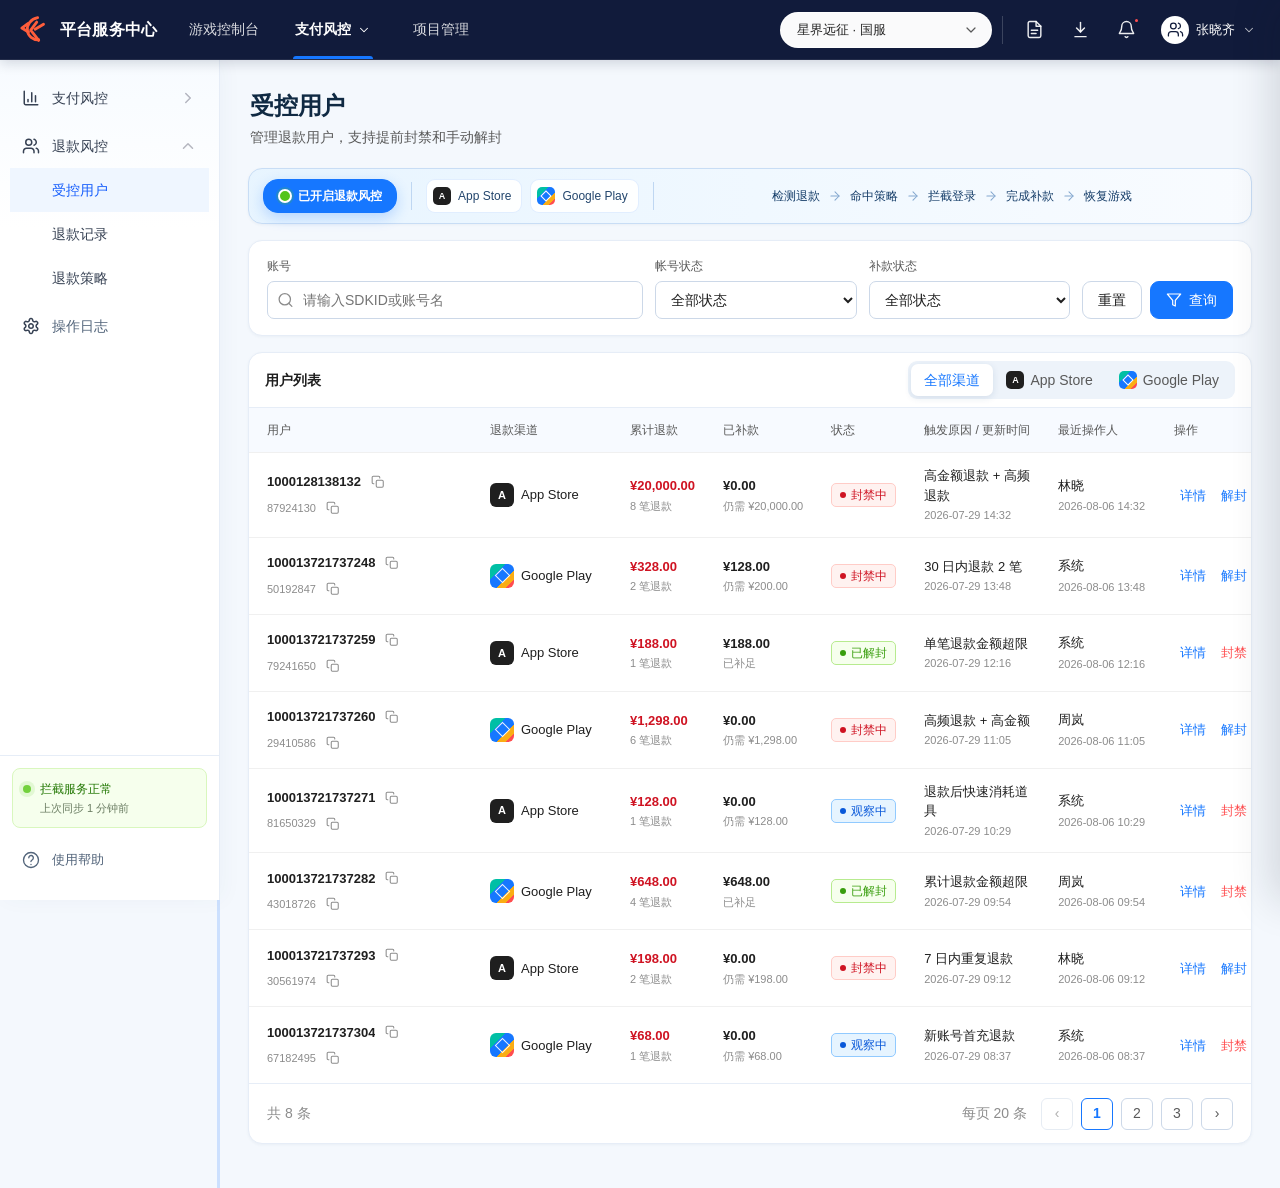
<file: 退款风控后台原型_全版本/index.html>
<!doctype html>
<html lang="zh-CN">
  <head>
    <meta charset="UTF-8" />
    <meta name="viewport" content="width=device-width, initial-scale=1.0" />
    <link rel="icon" href="data:," />
    <meta
      name="description"
      content="游戏维度的 Apple App Store 与 Google Play 退款风险控制后台原型"
    />
    <title>退款风控中心 · 版本4</title>
    <link rel="stylesheet" href="./styles.css" />
  </head>
  <body>
    <a class="skip-link" href="#mainContent">跳到主要内容</a>

    <div class="app-shell">
      <aside class="sidebar" id="sidebar" aria-label="主导航">
        <nav class="nav-list" id="mainNav">
          <button class="nav-section-toggle nav-payment-link" data-nav-section="payment" type="button">
            <img class="nav-icon-image" src="assets/nav-payment-risk.svg" alt="" />
            <span class="nav-section-label">支付风控</span>
            <span class="nav-caret" aria-hidden="true"><img src="assets/nav-chevron-right.svg" alt="" /></span>
          </button>

          <div class="nav-group">
            <button class="nav-section-toggle nav-refund-toggle" data-nav-toggle="refund" type="button" aria-expanded="true" aria-controls="refundNavSublist">
              <img class="nav-icon-image" src="assets/nav-refund-risk.svg" alt="" />
              <span class="nav-section-label">退款风控</span>
              <span class="nav-caret" aria-hidden="true"><img src="assets/nav-chevron-up.svg" alt="" /></span>
            </button>
            <div class="nav-sublist" id="refundNavSublist">
              <button class="nav-item nav-subitem active" data-page="users" type="button">
                <span class="nav-subitem-spacer" aria-hidden="true"></span>
                <span>受控用户</span>
              </button>
              <button class="nav-item nav-subitem" data-page="refunds" type="button">
                <span class="nav-subitem-spacer" aria-hidden="true"></span>
                <span>退款记录</span>
              </button>
              <button class="nav-item nav-subitem" data-page="config" type="button">
                <span class="nav-subitem-spacer" aria-hidden="true"></span>
                <span>退款策略</span>
              </button>
            </div>
          </div>

          <button class="nav-item nav-root-item" data-page="audit" type="button">
            <img class="nav-icon-image" src="assets/nav-audit.svg" alt="" />
            <span>操作日志</span>
          </button>
        </nav>

        <div class="sidebar-foot">
          <div class="service-state">
            <span class="status-dot"></span>
            <div>
              <strong>拦截服务正常</strong>
              <small>上次同步 1 分钟前</small>
            </div>
          </div>
          <button class="help-link" type="button" id="helpBtn">
            <span data-icon="help"></span>
            使用帮助
          </button>
        </div>
      </aside>

      <div class="workspace">
        <header class="topbar platform-topbar">
          <button
            class="icon-button mobile-menu"
            id="mobileMenuBtn"
            type="button"
            aria-label="打开导航"
            aria-controls="sidebar"
            aria-expanded="false"
          >
            <span data-icon="menu"></span>
          </button>

          <div class="platform-brand" aria-label="平台服务中心">
            <span class="platform-logo" aria-hidden="true">
              <svg viewBox="0 0 40 40" fill="none">
                <path d="M25.5 5.5c-7.9 1.4-13 7.9-12.1 15.2.8 6.5 6.4 11.1 13.2 10.8" />
                <path d="M14.3 12.2 6.8 17.7l7.8 4.7M24.4 10.7l-7.1 9.4 9.4 12.2M22.5 19.2l9.9-5.9" />
              </svg>
            </span>
            <strong>平台服务中心</strong>
          </div>

          <nav class="global-nav" aria-label="平台一级导航">
            <button type="button" data-global-nav="console">游戏控制台</button>
            <button class="active" type="button" data-global-nav="risk" aria-current="page">
              支付风控<span data-icon="chevron-down"></span>
            </button>
            <button type="button" data-global-nav="project">项目管理</button>
          </nav>

          <span class="visually-hidden" id="breadcrumbTitle">受控用户</span>

          <div class="top-actions platform-actions">
            <label class="project-select-wrap platform-project-select" for="projectSelect">
              <span class="project-badge platform-project-badge" id="projectBadge">N</span>
              <span class="project-label">
                <select id="projectSelect" aria-label="选择游戏项目">
                  <option value="nebula">星界远征 · 国服</option>
                  <option value="dragon">龙域传说 · 亚太服</option>
                  <option value="tactics">像素战纪 · 全球服</option>
                </select>
              </span>
              <span class="select-chevron" data-icon="chevron-down"></span>
            </label>

            <span class="platform-divider" aria-hidden="true"></span>

            <button class="icon-button platform-tool-button" type="button" data-platform-action="docs" aria-label="文档中心">
              <span data-icon="document"></span>
            </button>
            <button class="icon-button platform-tool-button" type="button" data-platform-action="downloads" aria-label="下载中心">
              <span data-icon="download"></span>
            </button>
            <button class="icon-button platform-tool-button notification-button" type="button" data-platform-action="notifications" aria-label="通知中心，有新通知">
              <span data-icon="bell"></span>
              <span class="notification-dot"></span>
            </button>

            <button class="platform-account" type="button" data-platform-action="account" aria-label="打开张晓齐的账号菜单">
              <span class="platform-user-avatar"><span data-icon="users"></span></span>
              <span class="account-name">张晓齐</span>
              <span class="account-chevron" data-icon="chevron-down"></span>
            </button>
          </div>
        </header>

        <main class="main-content" id="mainContent" tabindex="-1">
          <section class="page" id="page-overview" aria-labelledby="overviewTitle"></section>
          <section class="page active" id="page-users" aria-labelledby="usersTitle"></section>
          <section class="page" id="page-refunds" aria-labelledby="refundsTitle"></section>
          <section class="page" id="page-config" aria-labelledby="configTitle"></section>
          <section class="page" id="page-audit" aria-labelledby="auditTitle"></section>
        </main>
      </div>
    </div>

    <div class="mobile-scrim" id="mobileScrim"></div>
    <div class="drawer-scrim" id="drawerScrim"></div>

    <aside
      class="detail-drawer"
      id="detailDrawer"
      role="dialog"
      aria-modal="true"
      aria-labelledby="drawerTitle"
      aria-hidden="true"
    >
      <div id="drawerContent"></div>
    </aside>

    <div class="modal-layer" id="modalLayer" aria-hidden="true">
      <div class="modal" role="dialog" aria-modal="true" aria-labelledby="modalTitle">
        <button class="modal-close icon-button" id="modalClose" type="button" aria-label="关闭">
          <span data-icon="close"></span>
        </button>
        <div class="modal-icon" id="modalIcon"></div>
        <h2 id="modalTitle"></h2>
        <p id="modalDescription"></p>
        <div class="modal-context" id="modalContext"></div>
        <label class="form-label" for="modalReason">操作备注 <span>选填</span></label>
        <textarea
          id="modalReason"
          class="textarea"
          rows="3"
          maxlength="120"
          placeholder="请输入操作原因，便于后续审计"
        ></textarea>
        <div class="modal-actions">
          <button class="button secondary" id="modalCancel" type="button">取消</button>
          <button class="button danger" id="modalConfirm" type="button">确认</button>
        </div>
      </div>
    </div>

    <div class="toast-region" id="toastRegion" aria-live="polite" aria-atomic="true"></div>

    <script src="./app.js"></script>
  </body>
</html>
</file>
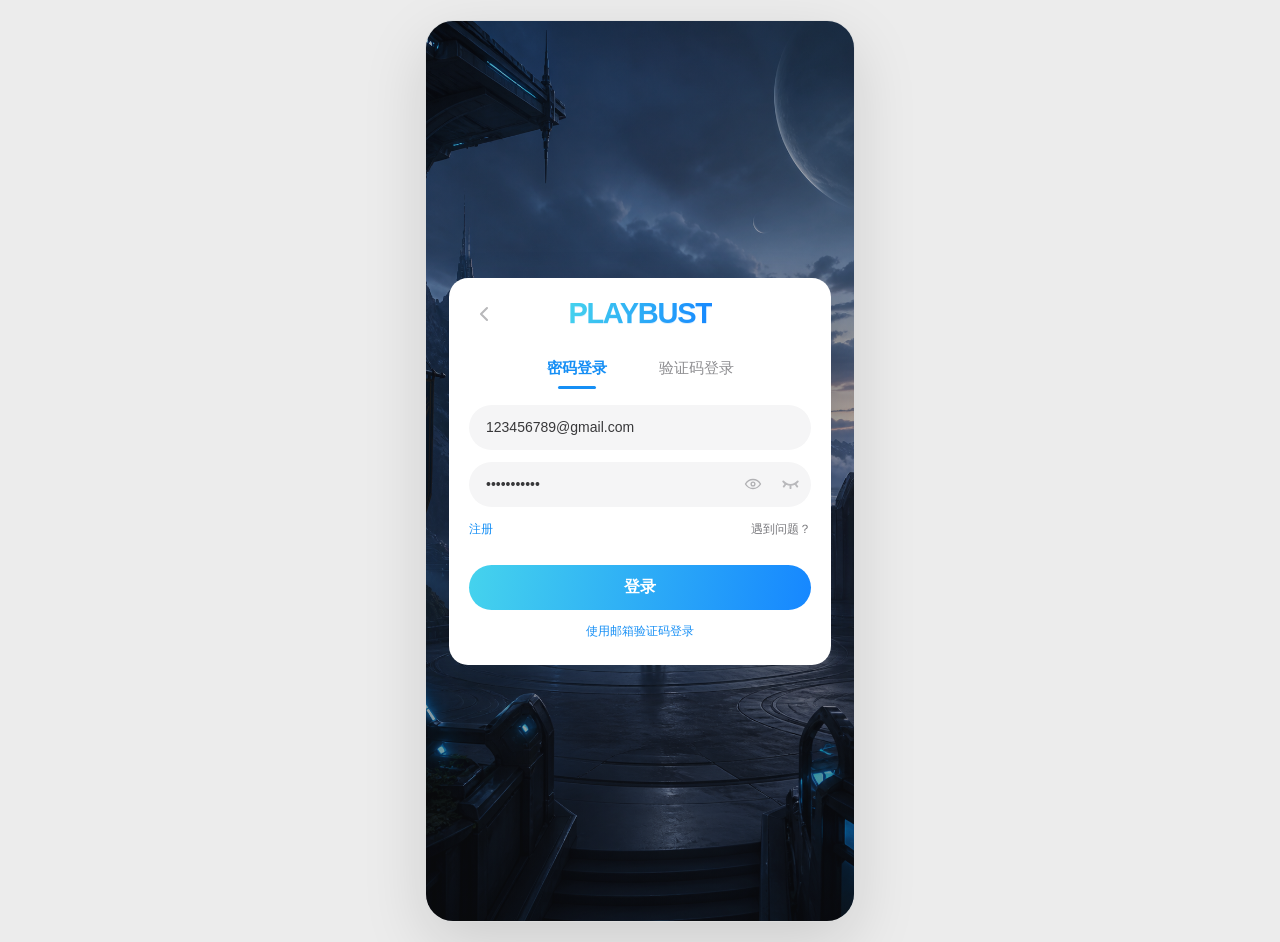
<file: 用户端原型/用户补款.html>
<!doctype html>
<html lang="zh-CN">
  <head>
    <meta charset="UTF-8" />
    <meta name="viewport" content="width=device-width, initial-scale=1.0, viewport-fit=cover" />
    <meta name="theme-color" content="#f2f8fc" />
    <meta
      name="description"
      content="包含退款检测登录拦截、补款首页、支付确认与支付结果状态的手机端原型。"
    />
    <title>用户补款</title>
    <style>
      :root {
        color-scheme: light;
        --primary: #168ff5;
        --primary-deep: #1687ff;
        --primary-bright: #45d3ed;
        --primary-soft: #edfaff;
        --primary-gradient: linear-gradient(100deg, #45d3ed 0%, #1687ff 100%);
        --text: #1f1f1f;
        --text-secondary: #595959;
        --text-tertiary: #8c8c8c;
        --page: #f2f8fc;
        --surface: #ffffff;
        --line: #e1edf5;
        --line-strong: #c8dce8;
        --success: #07965a;
        --success-soft: #eaf8f1;
        --processing: #168ff5;
        --processing-soft: #edfaff;
        --danger: #d9363e;
        --danger-soft: #fff0f0;
        --shadow: 0 6px 20px rgba(22, 143, 245, 0.08);
        --radius-lg: 18px;
        --radius-md: 14px;
        --ease: cubic-bezier(0.2, 0.8, 0.2, 1);
      }

      * {
        box-sizing: border-box;
      }

      html {
        min-width: 320px;
        background: #ececec;
        -webkit-text-size-adjust: 100%;
      }

      body {
        margin: 0;
        min-width: 320px;
        min-height: 100vh;
        min-height: 100dvh;
        color: var(--text);
        background: #ececec;
        font-family:
          -apple-system, BlinkMacSystemFont, "PingFang SC", "Microsoft YaHei",
          "Helvetica Neue", Arial, sans-serif;
        font-size: 16px;
        line-height: 1.5;
        -webkit-font-smoothing: antialiased;
        overscroll-behavior-y: contain;
      }

      button,
      input {
        font: inherit;
      }

      button {
        cursor: pointer;
        touch-action: manipulation;
      }

      button:focus-visible,
      input:focus-visible,
      [tabindex]:focus-visible {
        outline: 3px solid rgba(22, 143, 245, 0.22);
        outline-offset: 2px;
      }

      button:disabled {
        cursor: not-allowed;
      }

      svg {
        display: block;
      }

      [hidden] {
        display: none !important;
      }

      .app-shell {
        position: relative;
        width: min(100%, 430px);
        min-height: 100vh;
        min-height: 100dvh;
        margin: 0 auto;
        overflow: hidden;
        background: var(--page);
      }

      .page {
        display: none;
        min-height: 100vh;
        min-height: 100dvh;
        animation: page-in 220ms var(--ease);
      }

      .page.active {
        display: block;
      }

      @keyframes page-in {
        from {
          opacity: 0;
          transform: translateX(10px);
        }
        to {
          opacity: 1;
          transform: translateX(0);
        }
      }

      .page.login-page.active {
        position: relative;
        min-height: 100vh;
        min-height: 100dvh;
        padding:
          max(16px, env(safe-area-inset-top))
          14px
          max(16px, env(safe-area-inset-bottom));
        background:
          linear-gradient(180deg, rgba(19, 22, 28, 0.3), rgba(19, 22, 28, 0.43)),
          url("./assets/game-login-bg.png") 48% center / cover no-repeat;
        display: flex;
        align-items: center;
        justify-content: center;
      }

      .login-card {
        position: relative;
        z-index: 2;
        width: min(100%, 382px);
        padding: 19px 20px 17px;
        background: #fff;
        border-radius: 19px;
        box-shadow: 0 16px 44px rgba(4, 13, 25, 0.2);
      }

      .login-card-header {
        position: relative;
        min-height: 34px;
        display: flex;
        align-items: center;
        justify-content: center;
      }

      .login-back {
        position: absolute;
        left: -7px;
        top: 50%;
        width: 44px;
        height: 44px;
        padding: 0;
        color: #b8b8ba;
        background: transparent;
        border: 0;
        border-radius: 12px;
        display: grid;
        place-items: center;
        transform: translateY(-50%);
        transition:
          color 160ms ease,
          background 160ms ease;
      }

      .login-back:hover {
        color: var(--primary);
        background: #f2f8ff;
      }

      .login-back svg {
        width: 24px;
        height: 24px;
      }

      .game-brand {
        text-align: center;
      }

      .game-brand-name {
        color: #1598fa;
        background: var(--primary-gradient);
        -webkit-background-clip: text;
        background-clip: text;
        -webkit-text-fill-color: transparent;
        font-family: Arial Black, Arial, sans-serif;
        font-size: 29px;
        line-height: 1;
        font-weight: 900;
        letter-spacing: -0.045em;
        filter: drop-shadow(0 1px 0 rgba(11, 139, 255, 0.14));
      }

      .login-tabs {
        margin-top: 24px;
        display: flex;
        align-items: center;
        justify-content: center;
        gap: 50px;
      }

      .login-tab {
        position: relative;
        min-height: 37px;
        padding: 0 1px 9px;
        color: #8d8d90;
        background: transparent;
        border: 0;
        font-size: 15px;
        font-weight: 500;
        white-space: nowrap;
      }

      .login-tab.active {
        color: var(--primary);
        font-weight: 650;
      }

      .login-tab.active::after {
        position: absolute;
        left: 50%;
        bottom: 3px;
        width: 38px;
        height: 3px;
        background: var(--primary);
        border-radius: 99px;
        content: "";
        transform: translateX(-50%);
      }

      .login-form {
        margin-top: 13px;
      }

      .login-field + .login-field {
        margin-top: 12px;
      }

      .login-field > label {
        position: absolute;
        width: 1px;
        height: 1px;
        padding: 0;
        margin: -1px;
        overflow: hidden;
        clip: rect(0, 0, 0, 0);
        white-space: nowrap;
        border: 0;
      }

      .login-input-wrap {
        min-height: 45px;
        padding: 0 7px 0 16px;
        background: #f5f5f6;
        border: 1px solid transparent;
        border-radius: 999px;
        display: flex;
        align-items: center;
        gap: 6px;
        transition:
          background 160ms ease,
          border-color 160ms ease,
          box-shadow 160ms ease;
      }

      .login-input-wrap:focus-within {
        background: #fff;
        border-color: #4eb8fa;
        box-shadow: 0 0 0 3px rgba(42, 166, 248, 0.1);
      }

      .login-input-wrap input {
        width: 100%;
        min-width: 0;
        height: 43px;
        padding: 0;
        color: #38383a;
        background: transparent;
        border: 0;
        outline: 0;
        font-size: 14px;
      }

      .login-input-wrap input::placeholder {
        color: #a6a6a9;
      }

      .password-toggle {
        width: 38px;
        height: 38px;
        flex: 0 0 38px;
        padding: 0;
        color: #b1b1b4;
        background: transparent;
        border: 0;
        border-radius: 50%;
        display: grid;
        place-items: center;
      }

      .password-toggle:hover {
        color: var(--primary);
        background: var(--primary-soft);
      }

      .password-toggle svg {
        width: 18px;
        height: 18px;
      }

      .password-assist-icon {
        width: 25px;
        height: 25px;
        flex: 0 0 25px;
        color: #b8b8bb;
      }

      .login-links {
        min-height: 39px;
        margin-top: 0;
        display: flex;
        align-items: center;
        justify-content: space-between;
        gap: 12px;
      }

      .text-button {
        min-height: 44px;
        padding: 0;
        color: var(--primary);
        background: transparent;
        border: 0;
        font-size: 12px;
      }

      #forgotButton {
        color: #77777b;
      }

      .login-error {
        min-height: 17px;
        margin-top: -4px;
        color: var(--danger);
        font-size: 11px;
        text-align: center;
      }

      .login-card .login-submit {
        width: 100%;
        min-height: 45px;
        margin-top: 1px;
        background: var(--primary-gradient);
        border-radius: 999px;
        box-shadow: none;
        font-size: 16px;
      }

      .login-footnote {
        width: 100%;
        min-height: 33px;
        margin: 5px 0 0;
        color: var(--primary);
        font-size: 12px;
        text-align: center;
      }

      @media (max-height: 580px) {
        .login-card {
          transform: scale(0.92);
        }
      }

      .refund-alert-layer {
        position: fixed;
        z-index: 180;
        inset: 0;
        visibility: hidden;
        opacity: 0;
        display: grid;
        place-items: center;
        padding: 20px;
        transition:
          opacity 200ms ease,
          visibility 200ms ease;
      }

      .refund-alert-layer.open {
        visibility: visible;
        opacity: 1;
      }

      .refund-alert-scrim {
        position: absolute;
        inset: 0;
        background: rgba(3, 11, 24, 0.66);
        backdrop-filter: blur(4px);
        -webkit-backdrop-filter: blur(4px);
      }

      .refund-dialog {
        position: relative;
        z-index: 1;
        width: min(100%, 360px);
        padding: 24px 20px 20px;
        background: #fff;
        border-radius: 22px;
        box-shadow: 0 24px 70px rgba(0, 0, 0, 0.3);
        transform: translateY(12px) scale(0.98);
        transition: transform 220ms var(--ease);
        text-align: center;
      }

      .refund-alert-layer.open .refund-dialog {
        transform: translateY(0) scale(1);
      }

      .refund-alert-icon {
        width: 58px;
        height: 58px;
        margin: 0 auto 14px;
        color: var(--primary);
        background: var(--primary-soft);
        border: 1px solid #a9e2fb;
        border-radius: 50%;
        display: grid;
        place-items: center;
      }

      .refund-alert-icon svg {
        width: 29px;
        height: 29px;
      }

      .refund-dialog h2 {
        margin: 0;
        font-size: 20px;
        font-weight: 720;
      }

      .refund-dialog > p {
        margin: 9px 0 0;
        color: var(--text-secondary);
        font-size: 14px;
      }

      .detected-account {
        margin-top: 16px;
        padding: 11px 12px;
        color: #44546a;
        background: #f1faff;
        border: 1px solid var(--line);
        border-radius: 12px;
        font-size: 13px;
        word-break: break-all;
      }

      .refund-dialog-note {
        margin-top: 11px;
        color: var(--text-tertiary);
        font-size: 12px;
      }

      .refund-dialog-actions {
        margin-top: 20px;
        display: grid;
        grid-template-columns: 1fr 1fr;
        gap: 10px;
      }

      .dialog-button {
        min-height: 50px;
        padding: 0 12px;
        border-radius: 14px;
        font-size: 15px;
        font-weight: 650;
        transition:
          transform 120ms ease,
          background 160ms ease;
      }

      .dialog-button:active {
        transform: scale(0.98);
      }

      .dialog-button.secondary {
        color: #4c5c70;
        background: #fff;
        border: 1px solid var(--line-strong);
      }

      .dialog-button.secondary:hover {
        background: #f1faff;
      }

      .dialog-button.primary {
        color: #fff;
        background: var(--primary-gradient);
        border: 0;
        box-shadow: 0 7px 18px rgba(22, 143, 245, 0.2);
      }

      .app-header {
        position: sticky;
        z-index: 30;
        top: 0;
        min-height: 56px;
        padding:
          max(8px, env(safe-area-inset-top))
          12px
          8px;
        background: rgba(255, 255, 255, 0.96);
        border-bottom: 1px solid rgba(238, 238, 238, 0.95);
        backdrop-filter: blur(12px);
        -webkit-backdrop-filter: blur(12px);
        display: grid;
        grid-template-columns: 48px 1fr 48px;
        align-items: center;
      }

      .app-header.home-header {
        grid-template-columns: 48px 1fr 68px;
      }

      .header-title {
        margin: 0;
        font-size: 18px;
        line-height: 1.3;
        font-weight: 650;
        text-align: center;
      }

      .header-button {
        width: 48px;
        height: 48px;
        padding: 0;
        color: #333;
        background: transparent;
        border: 0;
        border-radius: 14px;
        display: grid;
        place-items: center;
        transition:
          background 160ms ease,
          transform 120ms ease;
      }

      .header-button:hover {
        background: var(--primary-soft);
      }

      .header-button:active {
        transform: scale(0.95);
      }

      .header-button svg {
        width: 23px;
        height: 23px;
      }

      .header-service {
        width: 68px;
        height: 48px;
        justify-self: end;
        padding: 0;
        color: #555;
        background: transparent;
        border: 0;
        border-radius: 12px;
        display: inline-flex;
        align-items: center;
        justify-content: center;
        gap: 4px;
        font-size: 13px;
        transition:
          color 160ms ease,
          background 160ms ease;
      }

      .header-service:hover {
        color: var(--primary);
        background: var(--primary-soft);
      }

      .header-service svg {
        width: 18px;
        height: 18px;
      }

      .home-content,
      .confirm-content,
      .result-content {
        padding: 12px 12px calc(100px + env(safe-area-inset-bottom));
      }

      .account-card {
        position: relative;
        overflow: hidden;
        padding: 20px;
        color: #fff;
        background:
          radial-gradient(circle at 100% 0%, rgba(255, 255, 255, 0.22), transparent 145px),
          linear-gradient(120deg, rgba(4, 78, 116, 0.48), rgba(10, 58, 143, 0.13)),
          var(--primary-gradient);
        border-radius: var(--radius-lg);
        box-shadow: 0 10px 24px rgba(22, 143, 245, 0.2);
      }

      .account-card::after {
        content: "";
        position: absolute;
        right: -28px;
        bottom: -48px;
        width: 150px;
        height: 150px;
        border: 28px solid rgba(255, 255, 255, 0.07);
        border-radius: 50%;
      }

      .account-label {
        position: relative;
        z-index: 1;
        color: rgba(255, 255, 255, 0.9);
        font-size: 13px;
      }

      .account-row {
        position: relative;
        z-index: 1;
        margin-top: 5px;
        display: flex;
        align-items: center;
        gap: 8px;
      }

      .account-name {
        font-size: 21px;
        font-weight: 700;
      }

      .account-badge {
        padding: 2px 7px;
        color: #f0f7ff;
        background: rgba(255, 255, 255, 0.17);
        border: 1px solid rgba(255, 255, 255, 0.22);
        border-radius: 999px;
        font-size: 11px;
      }

      .account-id {
        position: relative;
        z-index: 1;
        margin-top: 2px;
        color: rgba(255, 255, 255, 0.8);
        font-size: 12px;
        font-variant-numeric: tabular-nums;
      }

      .due-block {
        position: relative;
        z-index: 1;
        margin-top: 24px;
      }

      .due-label {
        color: rgba(255, 255, 255, 0.9);
        font-size: 13px;
      }

      .due-value {
        margin-top: 1px;
        font-size: 35px;
        line-height: 1.25;
        font-weight: 750;
        letter-spacing: -0.035em;
        font-variant-numeric: tabular-nums;
      }

      .due-value small {
        margin-right: 3px;
        font-size: 20px;
        font-weight: 650;
      }

      .amount-stats {
        position: relative;
        z-index: 1;
        margin-top: 16px;
        padding-top: 14px;
        border-top: 1px solid rgba(255, 255, 255, 0.2);
        display: grid;
        grid-template-columns: 1fr 1fr;
      }

      .stat + .stat {
        padding-left: 18px;
        border-left: 1px solid rgba(255, 255, 255, 0.2);
      }

      .stat span,
      .stat strong {
        display: block;
      }

      .stat span {
        color: rgba(255, 255, 255, 0.82);
        font-size: 12px;
      }

      .stat strong {
        margin-top: 2px;
        font-size: 15px;
        font-weight: 650;
        font-variant-numeric: tabular-nums;
      }

      .progress-line {
        position: relative;
        z-index: 1;
        height: 5px;
        margin-top: 14px;
        overflow: hidden;
        background: rgba(255, 255, 255, 0.22);
        border-radius: 999px;
      }

      .progress-line span {
        display: block;
        width: 32.8125%;
        height: 100%;
        background: #fff;
        border-radius: inherit;
        transition: width 240ms ease;
      }

      .card {
        margin-top: 12px;
        padding: 18px 16px;
        background: var(--surface);
        border-radius: var(--radius-lg);
        box-shadow: var(--shadow);
      }

      .card-title {
        margin: 0;
        font-size: 16px;
        font-weight: 680;
      }

      .card-title-line {
        display: flex;
        align-items: center;
        justify-content: space-between;
        gap: 12px;
      }

      .currency-picker {
        min-height: 44px;
        display: inline-flex;
        align-items: center;
        gap: 6px;
      }

      .currency-picker-label {
        color: var(--text-tertiary);
        font-size: 12px;
        white-space: nowrap;
      }

      .currency-select-wrap {
        position: relative;
        display: inline-flex;
        align-items: center;
      }

      .currency-select-wrap select {
        width: 112px;
        height: 40px;
        padding: 0 30px 0 11px;
        color: #31435b;
        background: #f1faff;
        border: 1px solid var(--line-strong);
        border-radius: 11px;
        outline: 0;
        appearance: none;
        -webkit-appearance: none;
        font-size: 13px;
        font-weight: 650;
        cursor: pointer;
      }

      .currency-select-wrap select:focus-visible {
        border-color: var(--primary);
        box-shadow: 0 0 0 3px rgba(22, 143, 245, 0.12);
      }

      .currency-select-wrap svg {
        position: absolute;
        right: 9px;
        width: 16px;
        height: 16px;
        color: #77869a;
        pointer-events: none;
      }

      .card-note {
        margin: 4px 0 0;
        color: var(--text-tertiary);
        font-size: 13px;
      }

      .amount-field {
        min-height: 68px;
        margin-top: 15px;
        padding: 0 12px 0 14px;
        background: #f7fbfe;
        border: 1.5px solid var(--line-strong);
        border-radius: var(--radius-md);
        display: flex;
        align-items: center;
        gap: 8px;
        transition:
          border-color 160ms ease,
          box-shadow 160ms ease,
          background 160ms ease;
      }

      .amount-field:focus-within {
        background: #fff;
        border-color: var(--primary);
        box-shadow: 0 0 0 4px rgba(22, 143, 245, 0.1);
      }

      .amount-field.invalid {
        border-color: var(--danger);
        box-shadow: 0 0 0 4px rgba(217, 54, 62, 0.08);
      }

      .currency {
        color: #333;
        font-size: 25px;
        font-weight: 650;
      }

      .amount-field input {
        width: 100%;
        min-width: 0;
        height: 64px;
        padding: 0;
        color: var(--text);
        background: transparent;
        border: 0;
        outline: 0;
        font-size: 28px;
        font-weight: 700;
        font-variant-numeric: tabular-nums;
      }

      .amount-field input::placeholder {
        color: #c1c1c1;
        font-weight: 500;
      }

      .all-button {
        min-width: 54px;
        min-height: 44px;
        padding: 0 8px;
        color: var(--primary);
        background: var(--primary-soft);
        border: 0;
        border-radius: 11px;
        font-size: 13px;
        font-weight: 650;
      }

      .field-help {
        min-height: 20px;
        margin-top: 7px;
        color: var(--text-tertiary);
        font-size: 12px;
      }

      .field-help.error {
        color: var(--danger);
      }

      .currency-rate-note {
        margin: 2px 0 0;
        color: #7b8ba1;
        font-size: 12px;
        line-height: 1.45;
      }

      .quick-list {
        margin-top: 11px;
        display: grid;
        grid-template-columns: repeat(3, 1fr);
        gap: 8px;
      }

      .quick-button {
        min-height: 46px;
        padding: 0 8px;
        color: #555;
        background: #fff;
        border: 1px solid var(--line-strong);
        border-radius: 12px;
        font-size: 14px;
        font-weight: 550;
        transition:
          color 160ms ease,
          background 160ms ease,
          border-color 160ms ease,
          transform 120ms ease;
      }

      .quick-button:hover,
      .quick-button.active {
        color: var(--primary);
        background: var(--primary-soft);
        border-color: #8edaff;
      }

      .quick-button:active {
        transform: scale(0.97);
      }

      .tips-card {
        margin-top: 12px;
        padding: 14px 15px;
        color: #52647a;
        background: #f1fbff;
        border: 1px solid #c9ebf9;
        border-radius: var(--radius-md);
        display: flex;
        align-items: flex-start;
        gap: 9px;
        font-size: 12px;
      }

      .tips-card svg {
        width: 17px;
        height: 17px;
        margin-top: 1px;
        flex: 0 0 17px;
        color: var(--primary);
      }

      .fixed-bar {
        position: fixed;
        z-index: 40;
        right: max(0px, calc((100vw - 430px) / 2));
        bottom: 0;
        left: max(0px, calc((100vw - 430px) / 2));
        padding: 10px 12px max(10px, env(safe-area-inset-bottom));
        background: rgba(255, 255, 255, 0.96);
        border-top: 1px solid var(--line);
        backdrop-filter: blur(12px);
        -webkit-backdrop-filter: blur(12px);
        display: flex;
        align-items: center;
        gap: 12px;
        box-shadow: 0 -4px 16px rgba(0, 0, 0, 0.04);
      }

      .bar-amount {
        min-width: 112px;
        flex: 1;
      }

      .bar-amount span,
      .bar-amount strong {
        display: block;
      }

      .bar-amount span {
        color: var(--text-secondary);
        font-size: 12px;
      }

      .bar-amount strong {
        margin-top: 1px;
        color: var(--primary-deep);
        font-size: 19px;
        line-height: 1.25;
        font-weight: 750;
        font-variant-numeric: tabular-nums;
      }

      .primary-button {
        min-height: 52px;
        padding: 0 22px;
        color: #fff;
        background: var(--primary-gradient);
        border: 0;
        border-radius: 999px;
        box-shadow: 0 7px 18px rgba(22, 143, 245, 0.22);
        font-size: 16px;
        font-weight: 680;
        white-space: nowrap;
        transition:
          opacity 160ms ease,
          transform 120ms ease,
          box-shadow 160ms ease;
      }

      .fixed-bar .primary-button {
        min-width: 178px;
      }

      .primary-button:hover:not(:disabled) {
        box-shadow: 0 9px 22px rgba(22, 143, 245, 0.28);
      }

      .primary-button:active:not(:disabled) {
        transform: scale(0.98);
      }

      .primary-button:disabled {
        opacity: 0.42;
        box-shadow: none;
      }

      .ghost-button {
        min-height: 48px;
        padding: 0 20px;
        color: #555;
        background: #fff;
        border: 1px solid var(--line-strong);
        border-radius: 999px;
        font-size: 15px;
        font-weight: 600;
        transition:
          background 160ms ease,
          transform 120ms ease;
      }

      .ghost-button:hover {
        background: #fafafa;
      }

      .ghost-button:active {
        transform: scale(0.98);
      }

      .order-card {
        margin-top: 0;
      }

      .info-list {
        margin: 12px 0 0;
        padding: 0;
        list-style: none;
      }

      .info-row {
        min-height: 46px;
        padding: 10px 0;
        border-bottom: 1px solid var(--line);
        display: flex;
        align-items: center;
        justify-content: space-between;
        gap: 18px;
      }

      .info-row:last-child {
        border-bottom: 0;
      }

      .info-row span {
        color: var(--text-secondary);
        font-size: 14px;
      }

      .info-row strong {
        font-size: 14px;
        font-weight: 620;
        text-align: right;
        font-variant-numeric: tabular-nums;
      }

      .info-row .money-highlight {
        color: var(--primary-deep);
        font-size: 18px;
        font-weight: 730;
      }

      .payment-list {
        margin-top: 10px;
      }

      .payment-option {
        position: relative;
        min-height: 70px;
        padding: 10px 0;
        border-bottom: 1px solid var(--line);
        display: flex;
        align-items: center;
        gap: 12px;
        cursor: pointer;
      }

      .payment-option:last-child {
        border-bottom: 0;
      }

      .payment-option input {
        position: absolute;
        width: 1px;
        height: 1px;
        opacity: 0;
      }

      .payment-option:focus-within {
        border-radius: 10px;
        outline: 3px solid rgba(22, 143, 245, 0.2);
        outline-offset: 2px;
      }

      .pay-logo {
        width: 42px;
        height: 42px;
        flex: 0 0 42px;
        background: #fafafa;
        border: 1px solid var(--line);
        border-radius: 12px;
        display: grid;
        place-items: center;
      }

      .pay-logo svg {
        width: 23px;
        height: 23px;
        color: #4d5560;
      }

      .paypal-logo {
        color: #173b77;
        font-family: Arial, sans-serif;
        font-size: 19px;
        font-style: italic;
        font-weight: 800;
        letter-spacing: -0.08em;
      }

      .paypal-logo em {
        color: #1473e6;
        font-style: inherit;
      }

      .pay-copy {
        min-width: 0;
        flex: 1;
      }

      .pay-copy strong,
      .pay-copy span {
        display: block;
      }

      .pay-copy strong {
        font-size: 15px;
        font-weight: 650;
      }

      .pay-copy span {
        margin-top: 2px;
        overflow: hidden;
        color: var(--text-tertiary);
        font-size: 12px;
        text-overflow: ellipsis;
        white-space: nowrap;
      }

      .radio-dot {
        width: 22px;
        height: 22px;
        flex: 0 0 22px;
        border: 1.5px solid #c9c9c9;
        border-radius: 50%;
        display: grid;
        place-items: center;
        transition:
          background 160ms ease,
          border-color 160ms ease;
      }

      .radio-dot::after {
        content: "";
        width: 8px;
        height: 8px;
        background: #fff;
        border-radius: 50%;
        transform: scale(0);
        transition: transform 160ms var(--ease);
      }

      .payment-option.selected .radio-dot {
        background: var(--primary);
        border-color: var(--primary);
      }

      .payment-option.selected .radio-dot::after {
        transform: scale(1);
      }

      .safe-note {
        margin: 12px 2px 0;
        color: var(--text-tertiary);
        display: flex;
        align-items: flex-start;
        justify-content: center;
        gap: 6px;
        font-size: 12px;
        text-align: center;
      }

      .safe-note svg {
        width: 15px;
        height: 15px;
        margin-top: 1px;
        flex: 0 0 15px;
        color: var(--success);
      }

      .result-content {
        padding-top: 20px;
      }

      .result-hero {
        padding: 24px 16px 12px;
        text-align: center;
      }

      .status-icon {
        width: 74px;
        height: 74px;
        margin: 0 auto 15px;
        color: #fff;
        border-radius: 50%;
        display: grid;
        place-items: center;
      }

      .status-icon svg {
        width: 36px;
        height: 36px;
      }

      .status-icon.success {
        background: linear-gradient(145deg, #19b876, var(--success));
        box-shadow: 0 10px 24px rgba(7, 150, 90, 0.2);
      }

      .status-icon.processing {
        color: var(--processing);
        background: var(--processing-soft);
        border: 2px solid #8edaff;
      }

      .status-icon.failed {
        color: var(--danger);
        background: var(--danger-soft);
        border: 2px solid #f1b7ba;
      }

      .result-title {
        margin: 0;
        font-size: 23px;
        font-weight: 720;
      }

      .result-description {
        margin: 7px auto 0;
        max-width: 310px;
        color: var(--text-secondary);
        font-size: 14px;
      }

      .auto-query {
        min-height: 22px;
        margin-top: 9px;
        color: var(--processing);
        display: inline-flex;
        align-items: center;
        gap: 6px;
        font-size: 12px;
      }

      .query-dot {
        width: 6px;
        height: 6px;
        background: currentColor;
        border-radius: 50%;
        animation: pulse 1.4s ease-in-out infinite;
      }

      @keyframes pulse {
        0%, 100% { opacity: 0.35; transform: scale(0.85); }
        50% { opacity: 1; transform: scale(1.15); }
      }

      .result-amount {
        margin-top: 8px;
        font-size: 30px;
        font-weight: 740;
        font-variant-numeric: tabular-nums;
      }

      .result-card {
        margin-top: 10px;
      }

      .result-actions {
        margin-top: 16px;
        display: grid;
        gap: 10px;
      }

      .result-actions .primary-button,
      .result-actions .ghost-button {
        width: 100%;
      }

      .prototype-switcher {
        margin-top: 14px;
        padding: 14px;
        background: #fbfdff;
        border: 1px dashed #cfe6f2;
        border-radius: var(--radius-md);
      }

      .prototype-switcher-title {
        color: var(--text-tertiary);
        font-size: 12px;
        text-align: center;
      }

      .prototype-switcher-buttons {
        margin-top: 9px;
        display: grid;
        grid-template-columns: repeat(3, 1fr);
        gap: 7px;
      }

      .state-button {
        min-height: 44px;
        padding: 0 7px;
        color: #666;
        background: #f5fafe;
        border: 1px solid var(--line);
        border-radius: 10px;
        font-size: 13px;
        transition:
          color 160ms ease,
          border-color 160ms ease,
          background 160ms ease;
      }

      .state-button.active {
        color: var(--primary);
        background: var(--primary-soft);
        border-color: #8edaff;
      }

      .spinner {
        width: 19px;
        height: 19px;
        margin-right: 7px;
        border: 2px solid rgba(255, 255, 255, 0.38);
        border-top-color: #fff;
        border-radius: 50%;
        display: inline-block;
        vertical-align: -4px;
        animation: spin 700ms linear infinite;
      }

      @keyframes spin {
        to { transform: rotate(360deg); }
      }

      .sheet-layer {
        position: fixed;
        z-index: 100;
        inset: 0;
        visibility: hidden;
        opacity: 0;
        transition:
          opacity 200ms ease,
          visibility 200ms ease;
      }

      .sheet-layer.open {
        visibility: visible;
        opacity: 1;
      }

      .sheet-scrim {
        position: absolute;
        inset: 0;
        background: rgba(0, 0, 0, 0.5);
      }

      .sheet {
        position: absolute;
        right: max(0px, calc((100vw - 430px) / 2));
        bottom: 0;
        left: max(0px, calc((100vw - 430px) / 2));
        padding: 10px 16px max(22px, env(safe-area-inset-bottom));
        background: #fff;
        border-radius: 24px 24px 0 0;
        transform: translateY(102%);
        transition: transform 260ms var(--ease);
      }

      .sheet-layer.open .sheet {
        transform: translateY(0);
      }

      .sheet-handle {
        width: 38px;
        height: 4px;
        margin: 0 auto 12px;
        background: #dddddd;
        border-radius: 999px;
      }

      .sheet-header {
        min-height: 48px;
        display: flex;
        align-items: center;
        justify-content: space-between;
        gap: 12px;
      }

      .sheet-title {
        margin: 0;
        font-size: 20px;
        font-weight: 700;
      }

      .close-button {
        width: 48px;
        height: 48px;
        padding: 0;
        color: #555;
        background: #f1f8fc;
        border: 0;
        border-radius: 14px;
        display: grid;
        place-items: center;
      }

      .close-button svg {
        width: 20px;
        height: 20px;
      }

      .contact-intro {
        margin: 6px 0 14px;
        color: var(--text-secondary);
        font-size: 14px;
      }

      .contact-option {
        width: 100%;
        min-height: 70px;
        margin-top: 9px;
        padding: 11px 12px;
        color: var(--text);
        background: #fff;
        border: 1px solid var(--line-strong);
        border-radius: var(--radius-md);
        display: flex;
        align-items: center;
        gap: 11px;
        text-align: left;
      }

      .contact-icon {
        width: 42px;
        height: 42px;
        flex: 0 0 42px;
        color: var(--primary);
        background: var(--primary-soft);
        border-radius: 12px;
        display: grid;
        place-items: center;
      }

      .contact-icon svg {
        width: 21px;
        height: 21px;
      }

      .contact-copy {
        min-width: 0;
        flex: 1;
      }

      .contact-copy strong,
      .contact-copy span {
        display: block;
      }

      .contact-copy strong {
        font-size: 15px;
      }

      .contact-copy span {
        margin-top: 2px;
        overflow: hidden;
        color: var(--text-tertiary);
        font-size: 12px;
        text-overflow: ellipsis;
        white-space: nowrap;
      }

      .service-time {
        margin-top: 13px;
        padding: 11px;
        color: #52647a;
        background: #f1fbff;
        border-radius: 12px;
        font-size: 12px;
        text-align: center;
      }

      .toast {
        position: fixed;
        z-index: 200;
        top: max(18px, env(safe-area-inset-top));
        left: 50%;
        max-width: calc(100vw - 36px);
        padding: 10px 14px;
        color: #fff;
        background: rgba(34, 34, 34, 0.94);
        border-radius: 10px;
        box-shadow: 0 8px 22px rgba(0, 0, 0, 0.16);
        font-size: 13px;
        transform: translate(-50%, -12px);
        opacity: 0;
        pointer-events: none;
        transition:
          opacity 180ms ease,
          transform 180ms var(--ease);
      }

      .toast.show {
        opacity: 1;
        transform: translate(-50%, 0);
      }

      @media (min-width: 431px) {
        body {
          padding: 20px 0;
        }

        .app-shell {
          min-height: calc(100vh - 40px);
          min-height: calc(100dvh - 40px);
          border: 1px solid #dddddd;
          border-radius: 28px;
          box-shadow: 0 22px 64px rgba(0, 0, 0, 0.13);
        }

        .fixed-bar {
          right: calc((100vw - 430px) / 2 + 1px);
          bottom: 20px;
          left: calc((100vw - 430px) / 2 + 1px);
          border-radius: 0 0 27px 27px;
        }

        .sheet {
          right: calc((100vw - 430px) / 2);
          bottom: 20px;
          left: calc((100vw - 430px) / 2);
          border-radius: 24px;
        }
      }

      @media (max-width: 350px) {
        .home-content,
        .confirm-content,
        .result-content {
          padding-right: 9px;
          padding-left: 9px;
        }

        .card {
          padding-right: 13px;
          padding-left: 13px;
        }

        .fixed-bar {
          padding-right: 9px;
          padding-left: 9px;
          gap: 8px;
        }

        .fixed-bar .primary-button {
          min-width: 156px;
        }

        .due-value {
          font-size: 32px;
        }
      }

      @media (prefers-reduced-motion: reduce) {
        *,
        *::before,
        *::after {
          animation-duration: 0.01ms !important;
          animation-iteration-count: 1 !important;
          transition-duration: 0.01ms !important;
        }
      }
    </style>
  </head>
  <body>
    <div class="app-shell">
      <section class="page login-page active" id="loginPage" aria-labelledby="loginTitle">
        <div class="login-card">
          <div class="login-card-header">
            <button class="login-back" id="loginBackButton" type="button" aria-label="返回">
              <svg viewBox="0 0 24 24" fill="none" stroke="currentColor" stroke-width="2.1" stroke-linecap="round" stroke-linejoin="round" aria-hidden="true">
                <path d="m15 18-6-6 6-6"></path>
              </svg>
            </button>
            <div class="game-brand" aria-label="PLAYBUST">
              <div class="game-brand-name">PLAYBUST</div>
            </div>
          </div>

          <div class="login-tabs" role="tablist" aria-label="登录方式">
            <button class="login-tab active" id="loginTitle" type="button" role="tab" aria-selected="true">密码登录</button>
            <button class="login-tab" id="loginCodeTab" type="button" role="tab" aria-selected="false">验证码登录</button>
          </div>

          <form class="login-form" id="loginForm" novalidate>
            <div class="login-field">
              <label for="loginAccount">账号</label>
              <div class="login-input-wrap">
                <input
                  id="loginAccount"
                  name="account"
                  type="email"
                  inputmode="email"
                  autocomplete="username"
                  value="123456789@gmail.com"
                  placeholder="请输入邮箱或用户账号"
                  aria-describedby="loginError"
                />
              </div>
            </div>

            <div class="login-field">
              <label for="loginPassword">密码</label>
              <div class="login-input-wrap">
                <input
                  id="loginPassword"
                  name="password"
                  type="password"
                  autocomplete="current-password"
                  value="password123"
                  placeholder="请输入密码"
                  aria-describedby="loginError"
                />
                <button class="password-toggle" id="passwordToggle" type="button" aria-label="显示密码" aria-pressed="false">
                  <svg id="passwordEyeIcon" viewBox="0 0 24 24" fill="none" stroke="currentColor" stroke-width="1.8" stroke-linecap="round" stroke-linejoin="round" aria-hidden="true">
                    <path d="M2 12s3.5-6 10-6 10 6 10 6-3.5 6-10 6S2 12 2 12Z"></path>
                    <circle cx="12" cy="12" r="2.5"></circle>
                  </svg>
                </button>
                <svg class="password-assist-icon" viewBox="0 0 24 24" fill="none" stroke="currentColor" stroke-width="1.8" stroke-linecap="round" aria-hidden="true">
                  <path d="M5 9c1.8 2.2 4.1 3.3 7 3.3S17.2 11.2 19 9M7 12l-1.5 2M12 13v2.5M17 12l1.5 2"></path>
                </svg>
              </div>
            </div>

            <div class="login-links">
              <button class="text-button" type="button" id="registerButton">注册</button>
              <button class="text-button" type="button" id="forgotButton">遇到问题？</button>
            </div>
            <div class="login-error" id="loginError" role="alert"></div>
            <button class="primary-button login-submit" id="loginButton" type="submit">登录</button>
            <button class="text-button login-footnote" id="codeLoginButton" type="button">使用邮箱验证码登录</button>
          </form>
        </div>
      </section>

      <section class="page" id="homePage" aria-labelledby="homeTitle" aria-hidden="true">
        <header class="app-header home-header">
          <span aria-hidden="true"></span>
          <h1 class="header-title" id="homeTitle">用户补款</h1>
          <button class="header-service" type="button" data-contact aria-haspopup="dialog">
            <svg viewBox="0 0 24 24" fill="none" stroke="currentColor" stroke-width="1.8" stroke-linecap="round" stroke-linejoin="round" aria-hidden="true">
              <path d="M21 15a4 4 0 0 1-4 4H8l-5 3V7a4 4 0 0 1 4-4h10a4 4 0 0 1 4 4Z"></path>
              <path d="M8 9h8M8 13h5"></path>
            </svg>
            客服
          </button>
        </header>

        <main class="home-content" id="homeMain">
          <section class="account-card" aria-labelledby="dueLabel">
            <div class="account-label">当前用户账号</div>
            <div class="account-row">
              <strong class="account-name">Starlord_77</strong>
              <span class="account-badge">已核验</span>
            </div>
            <div class="account-id">账号 ID：U-87924130</div>

            <div class="due-block">
              <div class="due-label" id="dueLabel">待补款金额</div>
              <div class="due-value"><small data-currency-symbol>¥</small><span data-due>860.00</span></div>
            </div>

            <div class="amount-stats">
              <div class="stat">
                <span>总退款金额</span>
                <strong data-total-refund>¥1,280.00</strong>
              </div>
              <div class="stat">
                <span>已补款金额</span>
                <strong data-paid>¥420.00</strong>
              </div>
            </div>
            <div class="progress-line" aria-label="补款进度 33%">
              <span data-progress></span>
            </div>
          </section>

          <form id="amountForm" novalidate>
            <section class="card" aria-labelledby="amountTitle">
              <div class="card-title-line">
                <h2 class="card-title" id="amountTitle">本次补款金额</h2>
                <label class="currency-picker" for="currencySelect">
                  <span class="currency-picker-label">币种</span>
                  <span class="currency-select-wrap">
                    <select id="currencySelect" name="currency" aria-label="选择补款币种">
                      <option value="CNY">CNY 人民币</option>
                      <option value="USD">USD 美元</option>
                      <option value="EUR">EUR 欧元</option>
                    </select>
                    <svg viewBox="0 0 24 24" fill="none" stroke="currentColor" stroke-width="1.9" stroke-linecap="round" stroke-linejoin="round" aria-hidden="true">
                      <path d="m7 10 5 5 5-5"></path>
                    </svg>
                  </span>
                </label>
              </div>
              <p class="card-note">可分多次补款，请按实际情况填写</p>

              <div class="amount-field" id="amountField">
                <span class="currency" data-currency-symbol aria-hidden="true">¥</span>
                <input
                  id="amountInput"
                  name="amount"
                  type="text"
                  inputmode="decimal"
                  autocomplete="off"
                  placeholder="0.00"
                  aria-label="本次补款金额"
                  aria-describedby="amountHelp currencyRateNote"
                  aria-invalid="false"
                />
                <button class="all-button" id="allButton" type="button">全部</button>
              </div>
              <div class="field-help" id="amountHelp" aria-live="polite">最低 ¥1.00，最高 ¥860.00</div>
              <p class="currency-rate-note" id="currencyRateNote">人民币为账户结算币种</p>

              <div class="quick-list" aria-label="快捷金额">
                <button class="quick-button" type="button" data-quick="first">¥200</button>
                <button class="quick-button" type="button" data-quick="second">¥500</button>
                <button class="quick-button" type="button" data-quick="all">全部补完</button>
              </div>
            </section>
          </form>

          <div class="tips-card">
            <svg viewBox="0 0 24 24" fill="none" stroke="currentColor" stroke-width="1.8" stroke-linecap="round" stroke-linejoin="round" aria-hidden="true">
              <circle cx="12" cy="12" r="9"></circle>
              <path d="M12 11v5M12 8h.01"></path>
            </svg>
            <span>补款完成后，系统会自动更新补款进度；支付方式将在下一步选择。</span>
          </div>
        </main>

        <div class="fixed-bar" id="homeBar">
          <div class="bar-amount">
            <span>本次补款</span>
            <strong data-current-amount>¥0.00</strong>
          </div>
          <button class="primary-button" id="homeConfirmButton" type="submit" form="amountForm" disabled>确认补款</button>
        </div>
      </section>

      <section class="page" id="confirmPage" aria-labelledby="confirmTitle" aria-hidden="true">
        <header class="app-header">
          <button class="header-button" id="confirmBack" type="button" aria-label="返回补款首页">
            <svg viewBox="0 0 24 24" fill="none" stroke="currentColor" stroke-width="2" stroke-linecap="round" stroke-linejoin="round" aria-hidden="true">
              <path d="m15 18-6-6 6-6"></path>
            </svg>
          </button>
          <h1 class="header-title" id="confirmTitle">确认补款</h1>
          <button class="header-button" type="button" data-contact aria-label="联系客服" aria-haspopup="dialog">
            <svg viewBox="0 0 24 24" fill="none" stroke="currentColor" stroke-width="1.8" stroke-linecap="round" stroke-linejoin="round" aria-hidden="true">
              <path d="M21 15a4 4 0 0 1-4 4H8l-5 3V7a4 4 0 0 1 4-4h10a4 4 0 0 1 4 4Z"></path>
              <path d="M8 9h8M8 13h5"></path>
            </svg>
          </button>
        </header>

        <main class="confirm-content" id="confirmMain" tabindex="-1">
          <section class="card order-card" aria-labelledby="orderTitle">
            <h2 class="card-title" id="orderTitle">补款信息</h2>
            <ul class="info-list">
              <li class="info-row"><span>用户账号</span><strong>Starlord_77</strong></li>
              <li class="info-row"><span>补款币种</span><strong data-currency-name>人民币（CNY）</strong></li>
              <li class="info-row"><span>总退款金额</span><strong data-total-refund>¥1,280.00</strong></li>
              <li class="info-row"><span>本次补款</span><strong class="money-highlight" data-current-amount>¥0.00</strong></li>
              <li class="info-row"><span>支付后剩余</span><strong data-after-due>¥0.00</strong></li>
            </ul>
          </section>

          <section class="card" aria-labelledby="paymentTitle">
            <h2 class="card-title" id="paymentTitle">支付方式</h2>
            <div class="payment-list" role="radiogroup" aria-labelledby="paymentTitle">
              <label class="payment-option selected">
                <input type="radio" name="payment" value="paypal" checked />
                <span class="pay-logo" aria-hidden="true"><span class="paypal-logo">P<em>P</em></span></span>
                <span class="pay-copy">
                  <strong>PayPal</strong>
                  <span>使用 PayPal 余额或绑定账户支付</span>
                </span>
                <span class="radio-dot" aria-hidden="true"></span>
              </label>

              <label class="payment-option">
                <input type="radio" name="payment" value="card" />
                <span class="pay-logo" aria-hidden="true">
                  <svg viewBox="0 0 24 24" fill="none" stroke="currentColor" stroke-width="1.8" stroke-linecap="round" stroke-linejoin="round">
                    <rect x="2.5" y="5" width="19" height="14" rx="2.5"></rect>
                    <path d="M2.5 10h19M6.5 15h3"></path>
                  </svg>
                </span>
                <span class="pay-copy">
                  <strong>信用卡</strong>
                  <span>支持 Visa、Mastercard 等银行卡</span>
                </span>
                <span class="radio-dot" aria-hidden="true"></span>
              </label>

              <label class="payment-option">
                <input type="radio" name="payment" value="bank" />
                <span class="pay-logo" aria-hidden="true">
                  <svg viewBox="0 0 24 24" fill="none" stroke="currentColor" stroke-width="1.8" stroke-linecap="round" stroke-linejoin="round">
                    <path d="m3 9 9-5 9 5"></path>
                    <path d="M5 10v7M9.5 10v7M14.5 10v7M19 10v7M3 20h18M2 17h20"></path>
                  </svg>
                </span>
                <span class="pay-copy">
                  <strong>银行转账</strong>
                  <span>到账后自动更新补款进度</span>
                </span>
                <span class="radio-dot" aria-hidden="true"></span>
              </label>
            </div>
          </section>

          <p class="safe-note">
            <svg viewBox="0 0 24 24" fill="none" stroke="currentColor" stroke-width="1.8" stroke-linecap="round" stroke-linejoin="round" aria-hidden="true">
              <path d="M12 22s8-4 8-10V5l-8-3-8 3v7c0 6 8 10 8 10Z"></path>
              <path d="m9 12 2 2 4-4"></path>
            </svg>
            页面不会保存银行卡信息，支付过程由对应渠道安全处理
          </p>
        </main>

        <div class="fixed-bar" id="confirmBar">
          <div class="bar-amount">
            <span>实付</span>
            <strong data-current-amount>¥0.00</strong>
          </div>
          <button class="primary-button" id="payButton" type="button">立即支付</button>
        </div>
      </section>

      <section class="page" id="resultPage" aria-labelledby="resultHeaderTitle" aria-hidden="true">
        <header class="app-header">
          <button class="header-button" id="resultBack" type="button" aria-label="返回补款首页">
            <svg viewBox="0 0 24 24" fill="none" stroke="currentColor" stroke-width="2" stroke-linecap="round" stroke-linejoin="round" aria-hidden="true">
              <path d="m15 18-6-6 6-6"></path>
            </svg>
          </button>
          <h1 class="header-title" id="resultHeaderTitle">补款结果</h1>
          <button class="header-button" type="button" data-contact aria-label="联系客服" aria-haspopup="dialog">
            <svg viewBox="0 0 24 24" fill="none" stroke="currentColor" stroke-width="1.8" stroke-linecap="round" stroke-linejoin="round" aria-hidden="true">
              <path d="M21 15a4 4 0 0 1-4 4H8l-5 3V7a4 4 0 0 1 4-4h10a4 4 0 0 1 4 4Z"></path>
              <path d="M8 9h8M8 13h5"></path>
            </svg>
          </button>
        </header>

        <main class="result-content" id="resultMain" tabindex="-1">
          <section class="result-hero" aria-live="polite">
            <div class="status-icon processing" id="statusIcon"></div>
            <h2 class="result-title" id="resultTitle">支付处理中</h2>
            <p class="result-description" id="resultDescription">支付结果确认中，请稍候，不要重复支付。</p>
            <div class="auto-query" id="autoQuery">
              <span class="query-dot" aria-hidden="true"></span>
              系统正在自动查询支付结果
            </div>
            <div class="result-amount" data-current-amount>¥0.00</div>
          </section>

          <section class="card result-card" aria-label="本次补款详情">
            <ul class="info-list">
              <li class="info-row"><span>补款单号</span><strong id="orderNumber">BK20260806143826</strong></li>
              <li class="info-row"><span>支付方式</span><strong data-payment-name>PayPal</strong></li>
              <li class="info-row"><span>支付币种</span><strong data-currency-name>人民币（CNY）</strong></li>
              <li class="info-row"><span>用户账号</span><strong>Starlord_77</strong></li>
              <li class="info-row"><span>创建时间</span><strong>2026-08-06 14:38</strong></li>
            </ul>
          </section>

          <div class="result-actions" id="resultActions"></div>

          <section class="prototype-switcher" aria-labelledby="prototypeSwitcherTitle">
            <div class="prototype-switcher-title" id="prototypeSwitcherTitle">原型状态预览</div>
            <div class="prototype-switcher-buttons">
              <button class="state-button" type="button" data-result-state="success">支付成功</button>
              <button class="state-button" type="button" data-result-state="processing">支付中</button>
              <button class="state-button" type="button" data-result-state="failed">支付失败</button>
            </div>
          </section>
        </main>
      </section>
    </div>

    <div class="refund-alert-layer" id="refundAlertLayer" aria-hidden="true">
      <div class="refund-alert-scrim" aria-hidden="true"></div>
      <section class="refund-dialog" role="dialog" aria-modal="true" aria-labelledby="refundAlertTitle" aria-describedby="refundAlertDescription">
        <div class="refund-alert-icon">
          <svg viewBox="0 0 24 24" fill="none" stroke="currentColor" stroke-width="1.9" stroke-linecap="round" stroke-linejoin="round" aria-hidden="true">
            <path d="M12 22s8-4 8-10V5l-8-3-8 3v7c0 6 8 10 8 10Z"></path>
            <path d="M12 8v5M12 17h.01"></path>
          </svg>
        </div>
        <h2 id="refundAlertTitle">账号存在待处理退款</h2>
        <p id="refundAlertDescription">检测到该账号产生过退款。完成补款后，即可继续登录游戏。</p>
        <div class="detected-account">当前账号：<strong id="detectedAccount">123456789@gmail.com</strong></div>
        <div class="refund-dialog-note">如对退款记录有疑问，可在补款页面联系客服。</div>
        <div class="refund-dialog-actions">
          <button class="dialog-button secondary" id="switchAccountButton" type="button">切换账号</button>
          <button class="dialog-button primary" id="goRepaymentButton" type="button">去补款</button>
        </div>
      </section>
    </div>

    <div class="sheet-layer" id="contactLayer" aria-hidden="true">
      <div class="sheet-scrim" data-close-contact></div>
      <section class="sheet" role="dialog" aria-modal="true" aria-labelledby="contactTitle">
        <div class="sheet-handle" aria-hidden="true"></div>
        <div class="sheet-header">
          <h2 class="sheet-title" id="contactTitle">联系客服</h2>
          <button class="close-button" type="button" data-close-contact aria-label="关闭客服窗口">
            <svg viewBox="0 0 24 24" fill="none" stroke="currentColor" stroke-width="1.9" stroke-linecap="round" aria-hidden="true">
              <path d="m6 6 12 12M18 6 6 18"></path>
            </svg>
          </button>
        </div>
        <p class="contact-intro">如对退款记录或补款金额有疑问，请提供账号 ID：U-87924130。</p>
        <button class="contact-option" id="chatButton" type="button">
          <span class="contact-icon">
            <svg viewBox="0 0 24 24" fill="none" stroke="currentColor" stroke-width="1.8" stroke-linecap="round" stroke-linejoin="round" aria-hidden="true">
              <path d="M21 15a4 4 0 0 1-4 4H8l-5 3V7a4 4 0 0 1 4-4h10a4 4 0 0 1 4 4Z"></path>
              <path d="M8 9h8M8 13h5"></path>
            </svg>
          </span>
          <span class="contact-copy"><strong>在线客服</strong><span>当前在线，预计 2 分钟内回复</span></span>
        </button>
        <button class="contact-option" id="emailButton" type="button">
          <span class="contact-icon">
            <svg viewBox="0 0 24 24" fill="none" stroke="currentColor" stroke-width="1.8" stroke-linecap="round" stroke-linejoin="round" aria-hidden="true">
              <rect x="3" y="5" width="18" height="14" rx="2"></rect>
              <path d="m3 7 9 6 9-6"></path>
            </svg>
          </span>
          <span class="contact-copy"><strong>邮件客服</strong><span>support@example.com</span></span>
        </button>
        <div class="service-time">客服时间：周一至周日 09:00–22:00（GMT+8）</div>
      </section>
    </div>

    <div class="toast" id="toast" role="status" aria-live="polite"></div>

    <script>
      (() => {
        const TOTAL_REFUND = 1280;
        const initialPaid = 420;
        const state = {
          paid: initialPaid,
          amount: 0,
          currency: "CNY",
          payment: "paypal",
          result: "processing",
          page: "login",
          paymentApplied: false,
          queryTimer: null,
          autoResultTimer: null,
        };

        const paymentNames = {
          paypal: "PayPal",
          card: "信用卡",
          bank: "银行转账",
        };

        const currencies = {
          CNY: {
            code: "CNY",
            name: "人民币",
            symbol: "¥",
            locale: "zh-CN",
            rate: 1,
            minimum: 1,
            quick: [200, 500],
          },
          USD: {
            code: "USD",
            name: "美元",
            symbol: "$",
            locale: "en-US",
            rate: 0.14,
            minimum: 1,
            quick: [30, 70],
          },
          EUR: {
            code: "EUR",
            name: "欧元",
            symbol: "€",
            locale: "en-US",
            rate: 0.13,
            minimum: 1,
            quick: [30, 60],
          },
        };

        const statusIcons = {
          success: `
            <svg viewBox="0 0 24 24" fill="none" stroke="currentColor" stroke-width="2.2" stroke-linecap="round" stroke-linejoin="round" aria-hidden="true">
              <path d="m5 12 4 4L19 6"></path>
            </svg>`,
          processing: `
            <svg viewBox="0 0 24 24" fill="none" stroke="currentColor" stroke-width="1.9" stroke-linecap="round" stroke-linejoin="round" aria-hidden="true">
              <circle cx="12" cy="12" r="9"></circle>
              <path d="M12 7v5l3 2"></path>
            </svg>`,
          failed: `
            <svg viewBox="0 0 24 24" fill="none" stroke="currentColor" stroke-width="2" stroke-linecap="round" aria-hidden="true">
              <path d="m7 7 10 10M17 7 7 17"></path>
            </svg>`,
        };

        const pages = {
          login: document.getElementById("loginPage"),
          home: document.getElementById("homePage"),
          confirm: document.getElementById("confirmPage"),
          result: document.getElementById("resultPage"),
        };

        const amountForm = document.getElementById("amountForm");
        const loginForm = document.getElementById("loginForm");
        const loginAccount = document.getElementById("loginAccount");
        const loginPassword = document.getElementById("loginPassword");
        const loginButton = document.getElementById("loginButton");
        const loginError = document.getElementById("loginError");
        const refundAlertLayer = document.getElementById("refundAlertLayer");
        const amountInput = document.getElementById("amountInput");
        const amountField = document.getElementById("amountField");
        const amountHelp = document.getElementById("amountHelp");
        const currencySelect = document.getElementById("currencySelect");
        const currencyRateNote = document.getElementById("currencyRateNote");
        const homeConfirmButton = document.getElementById("homeConfirmButton");
        const resultActions = document.getElementById("resultActions");
        const contactLayer = document.getElementById("contactLayer");
        const toast = document.getElementById("toast");
        let lastFocused = null;
        let toastTimer = null;

        const due = () => Math.max(0, TOTAL_REFUND - state.paid);
        const activeCurrency = () => currencies[state.currency];
        const toDisplayAmount = (baseValue) => Number(baseValue) * activeCurrency().rate;
        const toBaseAmount = (displayValue) => Number(displayValue) / activeCurrency().rate;
        const formatNumber = (value) =>
          Number(value).toLocaleString(activeCurrency().locale, {
            minimumFractionDigits: 2,
            maximumFractionDigits: 2,
          });
        const displayMoney = (displayValue) => `${activeCurrency().symbol}${formatNumber(displayValue)}`;
        const money = (baseValue) => displayMoney(toDisplayAmount(baseValue));

        function normalizeAmount() {
          let value = amountInput.value.replace(/[^\d.]/g, "");
          const dotIndex = value.indexOf(".");
          if (dotIndex >= 0) {
            value = value.slice(0, dotIndex + 1) + value.slice(dotIndex + 1).replace(/\./g, "");
            const parts = value.split(".");
            value = `${parts[0]}.${(parts[1] || "").slice(0, 2)}`;
          }
          if (value.startsWith("00") && !value.startsWith("0.")) value = value.replace(/^0+/, "");
          amountInput.value = value;
        }

        function setAmountHelp(message, isError) {
          amountHelp.textContent = message;
          amountHelp.classList.toggle("error", isError);
          amountField.classList.toggle("invalid", isError);
          amountInput.setAttribute("aria-invalid", String(isError));
        }

        function validateAmount(showError = false) {
          const value = Number.parseFloat(amountInput.value || "0");
          const minimum = activeCurrency().minimum;
          const maximum = toDisplayAmount(due());
          const valid = Number.isFinite(value) && value >= minimum && value <= maximum + 0.005;

          if (!amountInput.value) {
            setAmountHelp(`最低 ${displayMoney(minimum)}，最高 ${money(due())}`, false);
          } else if (!Number.isFinite(value) || value < minimum) {
            setAmountHelp(`请输入不低于 ${displayMoney(minimum)} 的补款金额`, showError);
          } else if (value > maximum + 0.005) {
            setAmountHelp(`补款金额不能超过 ${money(due())}`, showError);
          } else {
            const baseValue = Math.min(due(), toBaseAmount(value));
            setAmountHelp(`支付后剩余待补 ${money(Math.max(0, due() - baseValue))}`, false);
          }

          state.amount = valid ? Math.min(due(), toBaseAmount(value)) : 0;
          document.querySelectorAll("[data-current-amount]").forEach((node) => {
            node.textContent = money(state.amount);
          });
          homeConfirmButton.disabled = !valid;
          return valid;
        }

        function selectAmount(value, key) {
          amountInput.value = Number(value).toFixed(2);
          document.querySelectorAll("[data-quick]").forEach((button) => {
            button.classList.toggle("active", button.dataset.quick === key);
          });
          validateAmount(true);
        }

        function updateAmounts() {
          const currentDue = due();
          const currency = activeCurrency();
          currencySelect.value = state.currency;
          document.querySelectorAll("[data-currency-symbol]").forEach((node) => {
            node.textContent = currency.symbol;
          });
          document.querySelectorAll("[data-currency-name]").forEach((node) => {
            node.textContent = `${currency.name}（${currency.code}）`;
          });
          document.querySelectorAll("[data-total-refund]").forEach((node) => {
            node.textContent = money(TOTAL_REFUND);
          });
          document.querySelectorAll("[data-due]").forEach((node) => {
            node.textContent = formatNumber(toDisplayAmount(currentDue));
          });
          document.querySelectorAll("[data-paid]").forEach((node) => {
            node.textContent = money(state.paid);
          });
          document.querySelectorAll("[data-progress]").forEach((node) => {
            node.style.width = `${Math.min(100, (state.paid / TOTAL_REFUND) * 100)}%`;
          });
          document.querySelector(".progress-line")?.setAttribute(
            "aria-label",
            `补款进度 ${Math.round((state.paid / TOTAL_REFUND) * 100)}%`,
          );
          amountInput.setAttribute("aria-label", `本次补款金额（${currency.name}）`);
          currencyRateNote.textContent =
            currency.code === "CNY"
              ? "人民币为账户结算币种"
              : `原型参考换算：1 CNY ≈ ${currency.rate} ${currency.code}，实际金额以支付渠道为准`;
          const quickButtons = document.querySelectorAll("[data-quick]");
          quickButtons.forEach((button) => {
            if (button.dataset.quick === "first") button.textContent = displayMoney(currency.quick[0]).replace(".00", "");
            if (button.dataset.quick === "second") button.textContent = displayMoney(currency.quick[1]).replace(".00", "");
          });
          amountHelp.textContent = `最低 ${displayMoney(currency.minimum)}，最高 ${money(currentDue)}`;
        }

        function updateConfirmPage() {
          document.querySelectorAll("[data-current-amount]").forEach((node) => {
            node.textContent = money(state.amount);
          });
          document.querySelectorAll("[data-after-due]").forEach((node) => {
            node.textContent = money(Math.max(0, due() - state.amount));
          });
        }

        function focusMain(page) {
          window.setTimeout(() => {
            const main = page.querySelector("main[tabindex]");
            if (main) main.focus({ preventScroll: true });
          }, 30);
        }

        function renderPage(pageName, push = true) {
          window.clearTimeout(state.queryTimer);
          window.clearTimeout(state.autoResultTimer);
          state.page = pageName;
          Object.entries(pages).forEach(([name, page]) => {
            const active = name === pageName;
            page.classList.toggle("active", active);
            page.setAttribute("aria-hidden", String(!active));
          });
          window.scrollTo({ top: 0, behavior: "auto" });
          if (push) {
            history.pushState({ page: pageName }, "", `#${pageName}`);
          }
          focusMain(pages[pageName]);
        }

        function goHome(push = true) {
          renderPage("home", push);
        }

        function returnHomeFromResult() {
          if (state.result === "success" && state.paymentApplied) {
            state.amount = 0;
            amountInput.value = "";
            document.querySelectorAll("[data-quick]").forEach((button) => button.classList.remove("active"));
            validateAmount(false);
          }
          goHome(true);
        }

        function renderResult(resultState, options = {}) {
          const { pushPage = false } = options;
          state.result = resultState;
          const icon = document.getElementById("statusIcon");
          const title = document.getElementById("resultTitle");
          const description = document.getElementById("resultDescription");
          const autoQuery = document.getElementById("autoQuery");

          window.clearTimeout(state.queryTimer);
          window.clearTimeout(state.autoResultTimer);
          icon.className = `status-icon ${resultState}`;
          icon.innerHTML = statusIcons[resultState];
          document.querySelectorAll("[data-payment-name]").forEach((node) => {
            node.textContent = paymentNames[state.payment];
          });
          document.querySelectorAll("[data-result-state]").forEach((button) => {
            button.classList.toggle("active", button.dataset.resultState === resultState);
          });

          if (resultState === "success") {
            title.textContent = "支付成功";
            description.textContent = "补款已到账，补款进度已自动更新。";
            autoQuery.hidden = true;
            resultActions.innerHTML = `
              <button class="primary-button" type="button" data-action="home">返回补款首页</button>
              <button class="ghost-button" type="button" data-action="record">查看补款记录</button>`;
          } else if (resultState === "processing") {
            title.textContent = "支付处理中";
            description.textContent = "支付结果确认中，请稍候，不要重复支付。";
            autoQuery.hidden = false;
            autoQuery.innerHTML = '<span class="query-dot" aria-hidden="true"></span>系统正在自动查询支付结果';
            resultActions.innerHTML = `
              <button class="primary-button" type="button" data-action="query">我已完成支付</button>
              <button class="ghost-button" type="button" data-action="home">返回补款首页</button>`;
            state.autoResultTimer = window.setTimeout(() => {
              if (state.page === "result" && state.result === "processing") {
                showToast("已查询到支付结果，页面已自动更新");
                completePayment();
              }
            }, 12000);
          } else {
            title.textContent = "支付失败";
            description.textContent = "本次未完成扣款，请检查支付信息或更换支付方式后重试。";
            autoQuery.hidden = true;
            resultActions.innerHTML = `
              <button class="primary-button" type="button" data-action="retry">重新支付</button>
              <button class="ghost-button" type="button" data-action="home">返回补款首页</button>`;
          }

          window.scrollTo({ top: 0, behavior: "auto" });
          if (pushPage) renderPage("result", true);
        }

        function completePayment() {
          if (!state.paymentApplied) {
            state.paid = Math.min(TOTAL_REFUND, state.paid + state.amount);
            state.paymentApplied = true;
          }
          renderResult("success");
          updateAmounts();
        }

        function queryPayment(button) {
          if (button.disabled) return;
          button.disabled = true;
          button.innerHTML = '<span class="spinner" aria-hidden="true"></span>正在查询支付结果';
          const autoQuery = document.getElementById("autoQuery");
          autoQuery.innerHTML = '<span class="query-dot" aria-hidden="true"></span>正在查询本次支付结果…';
          state.queryTimer = window.setTimeout(() => {
            showToast("已查询到支付结果，正在更新页面");
            completePayment();
          }, 1100);
        }

        function retryPayment() {
          updateConfirmPage();
          renderPage("confirm", true);
        }

        function openRefundAlert() {
          document.getElementById("detectedAccount").textContent = loginAccount.value.trim();
          refundAlertLayer.classList.add("open");
          refundAlertLayer.setAttribute("aria-hidden", "false");
          document.body.style.overflow = "hidden";
          window.setTimeout(() => document.getElementById("goRepaymentButton").focus(), 60);
        }

        function closeRefundAlert(restoreFocus = true) {
          refundAlertLayer.classList.remove("open");
          refundAlertLayer.setAttribute("aria-hidden", "true");
          document.body.style.overflow = "";
          if (restoreFocus) loginButton.focus();
        }

        function openContact() {
          lastFocused = document.activeElement;
          contactLayer.classList.add("open");
          contactLayer.setAttribute("aria-hidden", "false");
          document.body.style.overflow = "hidden";
          window.setTimeout(() => contactLayer.querySelector("button")?.focus(), 60);
        }

        function closeContact() {
          contactLayer.classList.remove("open");
          contactLayer.setAttribute("aria-hidden", "true");
          document.body.style.overflow = "";
          lastFocused?.focus();
        }

        function showToast(message) {
          window.clearTimeout(toastTimer);
          toast.textContent = message;
          toast.classList.add("show");
          toastTimer = window.setTimeout(() => toast.classList.remove("show"), 2600);
        }

        loginForm.addEventListener("submit", (event) => {
          event.preventDefault();
          loginError.textContent = "";
          const account = loginAccount.value.trim();
          const password = loginPassword.value;

          if (!account) {
            loginError.textContent = "请输入账号";
            loginAccount.focus();
            return;
          }
          if (!password) {
            loginError.textContent = "请输入密码";
            loginPassword.focus();
            return;
          }

          loginButton.disabled = true;
          loginButton.innerHTML = '<span class="spinner" aria-hidden="true"></span>正在登录';
          window.setTimeout(() => {
            loginButton.disabled = false;
            loginButton.textContent = "登录";
            openRefundAlert();
          }, 720);
        });

        document.getElementById("passwordToggle").addEventListener("click", (event) => {
          const button = event.currentTarget;
          const showing = loginPassword.type === "text";
          loginPassword.type = showing ? "password" : "text";
          button.setAttribute("aria-pressed", String(!showing));
          button.setAttribute("aria-label", showing ? "显示密码" : "隐藏密码");
          document.getElementById("passwordEyeIcon").innerHTML = showing
            ? '<path d="M2 12s3.5-6 10-6 10 6 10 6-3.5 6-10 6S2 12 2 12Z"></path><circle cx="12" cy="12" r="2.5"></circle>'
            : '<path d="M3 3l18 18M10.6 10.7a2.5 2.5 0 0 0 3.4 3.4M9.9 5.2A11.3 11.3 0 0 1 12 5c6.5 0 10 7 10 7a15 15 0 0 1-2.3 3.1M6.2 6.2C3.5 8 2 12 2 12s3.5 7 10 7a10 10 0 0 0 4.1-.9"></path>';
        });

        document.getElementById("switchAccountButton").addEventListener("click", () => {
          closeRefundAlert(false);
          loginAccount.value = "";
          loginPassword.value = "";
          loginError.textContent = "请输入其他账号登录";
          loginAccount.focus();
        });

        document.getElementById("goRepaymentButton").addEventListener("click", () => {
          closeRefundAlert(false);
          renderPage("home", true);
        });

        document.getElementById("registerButton").addEventListener("click", () => showToast("注册页面待接入"));
        document.getElementById("forgotButton").addEventListener("click", () => showToast("找回密码页面待接入"));
        document.getElementById("loginBackButton").addEventListener("click", () => showToast("当前已是登录页面"));
        document.getElementById("loginCodeTab").addEventListener("click", () => showToast("验证码登录页面待接入"));
        document.getElementById("codeLoginButton").addEventListener("click", () => showToast("邮箱验证码登录待接入"));

        currencySelect.addEventListener("change", () => {
          const previousCurrency = activeCurrency();
          const draftValue = Number.parseFloat(amountInput.value || "");
          const baseDraft = Number.isFinite(draftValue) ? draftValue / previousCurrency.rate : null;
          state.currency = currencySelect.value;
          if (baseDraft !== null) {
            amountInput.value = (baseDraft * activeCurrency().rate).toFixed(2);
          }
          document.querySelectorAll("[data-quick]").forEach((button) => button.classList.remove("active"));
          updateAmounts();
          validateAmount(false);
          showToast(`已切换为${activeCurrency().name}`);
        });

        amountInput.addEventListener("input", () => {
          normalizeAmount();
          document.querySelectorAll("[data-quick]").forEach((button) => button.classList.remove("active"));
          validateAmount(false);
        });

        amountInput.addEventListener("blur", () => {
          if (amountInput.value && Number.isFinite(Number.parseFloat(amountInput.value))) {
            amountInput.value = Number.parseFloat(amountInput.value).toFixed(2);
          }
          validateAmount(true);
        });

        document.getElementById("allButton").addEventListener("click", () => selectAmount(toDisplayAmount(due()), "all"));
        document.querySelectorAll("[data-quick]").forEach((button) => {
          button.addEventListener("click", () => {
            const key = button.dataset.quick;
            const value =
              key === "all"
                ? toDisplayAmount(due())
                : activeCurrency().quick[key === "first" ? 0 : 1];
            selectAmount(Math.min(value, toDisplayAmount(due())), key);
          });
        });

        amountForm.addEventListener("submit", (event) => {
          event.preventDefault();
          if (!validateAmount(true)) {
            amountInput.focus();
            return;
          }
          updateConfirmPage();
          renderPage("confirm", true);
        });

        document.querySelectorAll('input[name="payment"]').forEach((radio) => {
          radio.addEventListener("change", () => {
            state.payment = radio.value;
            document.querySelectorAll(".payment-option").forEach((option) => {
              option.classList.toggle("selected", option.querySelector("input").checked);
            });
          });
        });

        document.getElementById("payButton").addEventListener("click", () => {
          const button = document.getElementById("payButton");
          state.paymentApplied = false;
          button.disabled = true;
          button.innerHTML = '<span class="spinner" aria-hidden="true"></span>正在打开支付渠道';
          window.setTimeout(() => {
            button.disabled = false;
            button.textContent = "立即支付";
            renderResult("processing", { pushPage: true });
          }, 650);
        });

        document.getElementById("confirmBack").addEventListener("click", () => goHome(true));
        document.getElementById("resultBack").addEventListener("click", returnHomeFromResult);

        resultActions.addEventListener("click", (event) => {
          const button = event.target.closest("[data-action]");
          if (!button) return;
          const action = button.dataset.action;
          if (action === "query") queryPayment(button);
          if (action === "home") returnHomeFromResult();
          if (action === "retry") retryPayment();
          if (action === "record") showToast("补款记录页面待接入");
        });

        document.querySelectorAll("[data-result-state]").forEach((button) => {
          button.addEventListener("click", () => {
            const targetState = button.dataset.resultState;
            if (targetState === "success" && state.result !== "success") completePayment();
            else renderResult(targetState);
          });
        });

        document.querySelectorAll("[data-contact]").forEach((button) => button.addEventListener("click", openContact));
        document.querySelectorAll("[data-close-contact]").forEach((button) => button.addEventListener("click", closeContact));
        document.getElementById("chatButton").addEventListener("click", () => showToast("正在为你接入在线客服…"));
        document.getElementById("emailButton").addEventListener("click", async () => {
          try {
            await navigator.clipboard.writeText("support@example.com");
            showToast("客服邮箱已复制");
          } catch {
            showToast("客服邮箱：support@example.com");
          }
        });

        document.addEventListener("keydown", (event) => {
          if (event.key === "Escape" && contactLayer.classList.contains("open")) closeContact();
        });

        window.addEventListener("popstate", (event) => {
          const page = event.state?.page || location.hash.slice(1) || "login";
          if (pages[page]) renderPage(page, false);
        });

        history.replaceState({ page: "login" }, "", "#login");
        updateAmounts();
        validateAmount();
      })();
    </script>
  </body>
</html>
</file>
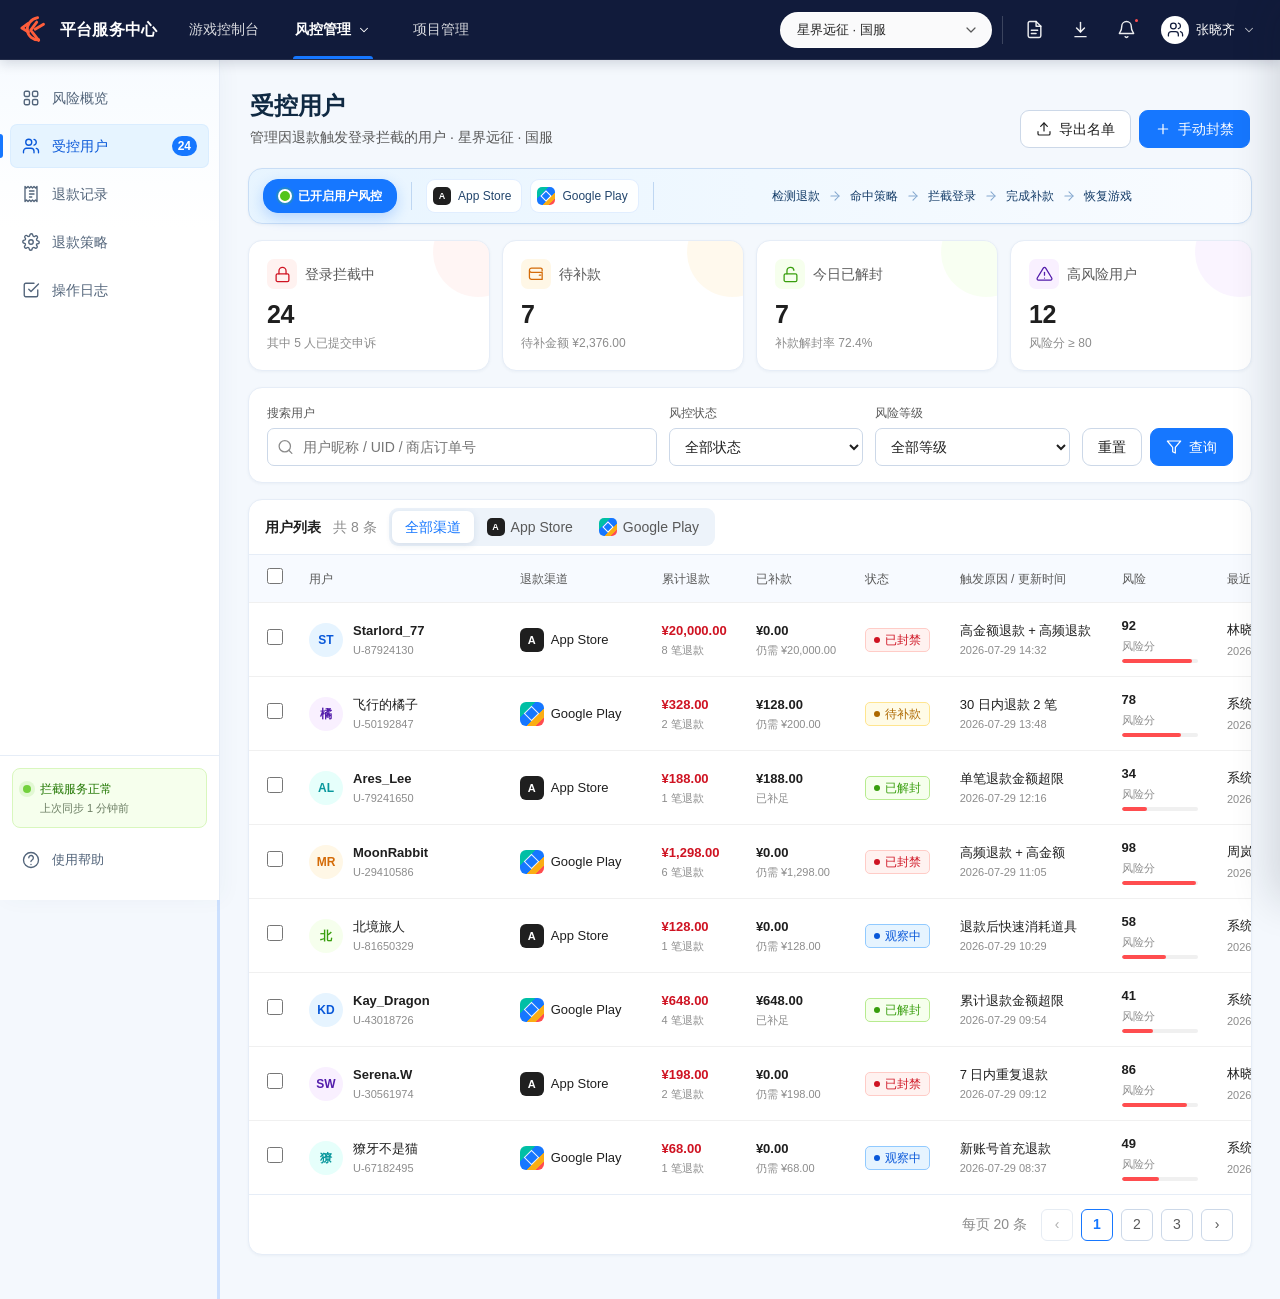
<file: 退款风控后台原型_全版本/版本4.html>
<!doctype html>
<html lang="zh-CN">
  <head>
    <meta charset="UTF-8" />
    <meta name="viewport" content="width=device-width, initial-scale=1.0" />
    <meta
      name="description"
      content="游戏维度的 Apple App Store 与 Google Play 退款风险控制后台原型"
    />
    <title>退款风控中心 · 版本4</title>
    <style>
:root {
  --primary: #1677ff;
  --primary-hover: #4096ff;
  --primary-active: #0958d9;
  --primary-bg: #e6f4ff;
  --success: #52c41a;
  --success-bg: #f6ffed;
  --warning: #faad14;
  --warning-bg: #fffbe6;
  --danger: #ff4d4f;
  --danger-hover: #ff7875;
  --danger-bg: #fff2f0;
  --purple: #722ed1;
  --purple-bg: #f9f0ff;
  --cyan: #13c2c2;
  --text: #1f1f1f;
  --text-secondary: #595959;
  --text-tertiary: #8c8c8c;
  --border: #e6edf7;
  --border-strong: #ccd8e8;
  --surface: #ffffff;
  --background: #f4f8fd;
  --sidebar: #ffffff;
  --sidebar-hover: #f0f7ff;
  --focus: 0 0 0 3px rgba(22, 119, 255, 0.18);
  --shadow-sm: 0 1px 3px rgba(40, 72, 112, 0.05);
  --shadow-md: 0 14px 36px rgba(32, 72, 120, 0.15);
  --radius: 10px;
  --radius-lg: 14px;
  --sidebar-width: 220px;
  --header-height: 64px;
}

* {
  box-sizing: border-box;
}

html {
  color-scheme: light;
  min-width: 320px;
  background: var(--background);
}

body {
  margin: 0;
  color: var(--text);
  background: var(--background);
  font-family:
    -apple-system, BlinkMacSystemFont, "Segoe UI", "PingFang SC",
    "Hiragino Sans GB", "Microsoft YaHei", Arial, sans-serif;
  font-size: 14px;
  line-height: 1.5;
  -webkit-font-smoothing: antialiased;
}

button,
input,
select,
textarea {
  font: inherit;
}

button,
select,
input[type="checkbox"],
input[type="range"] {
  cursor: pointer;
}

button:focus-visible,
select:focus-visible,
input:focus-visible,
textarea:focus-visible,
[tabindex]:focus-visible {
  outline: none;
  box-shadow: var(--focus);
}

button:disabled,
input:disabled,
select:disabled {
  cursor: not-allowed;
  opacity: 0.48;
}

svg {
  display: block;
}

.skip-link {
  position: fixed;
  top: -60px;
  left: 12px;
  z-index: 3000;
  padding: 10px 14px;
  color: #fff;
  background: var(--primary-active);
  border-radius: 6px;
  transition: top 180ms ease;
}

.skip-link:focus {
  top: 12px;
}

.app-shell {
  min-height: 100vh;
}

.sidebar {
  position: fixed;
  inset: 0 auto 0 0;
  z-index: 40;
  width: var(--sidebar-width);
  color: var(--text);
  background:
    linear-gradient(180deg, #f7fbff 0, #fff 168px),
    var(--sidebar);
  border-right: 1px solid var(--border);
  box-shadow: 4px 0 20px rgba(32, 72, 120, 0.035);
  display: flex;
  flex-direction: column;
  transition: transform 220ms cubic-bezier(0.2, 0, 0, 1);
}

.brand {
  height: var(--header-height);
  padding: 0 20px;
  border-bottom: 1px solid var(--border);
  display: flex;
  align-items: center;
  gap: 11px;
}

.brand-mark {
  position: relative;
  width: 30px;
  height: 32px;
  background: linear-gradient(145deg, #69b1ff, #1677ff 60%, #0958d9);
  border-radius: 9px 9px 12px 12px;
  box-shadow: 0 6px 16px rgba(22, 119, 255, 0.24);
}

.brand-mark::before {
  content: "";
  position: absolute;
  inset: 5px;
  border: 1px solid rgba(255, 255, 255, 0.7);
  border-radius: 5px 5px 8px 8px;
}

.brand-mark span {
  position: absolute;
  bottom: 8px;
  width: 3px;
  background: #fff;
  border-radius: 2px;
}

.brand-mark span:nth-child(1) {
  left: 9px;
  height: 5px;
}

.brand-mark span:nth-child(2) {
  left: 14px;
  height: 9px;
}

.brand-mark span:nth-child(3) {
  left: 19px;
  height: 13px;
}

.brand strong,
.brand small {
  display: block;
}

.brand strong {
  color: #102a43;
  font-size: 15px;
  letter-spacing: 0.2px;
}

.brand small {
  margin-top: 1px;
  color: #7b8ba3;
  font-size: 11px;
}

.nav-list {
  flex: 1;
  padding: 16px 10px;
}

.nav-item,
.help-link {
  width: 100%;
  min-height: 44px;
  padding: 0 12px;
  border: 0;
  position: relative;
  color: #52647a;
  background: transparent;
  border-radius: 7px;
  display: flex;
  align-items: center;
  gap: 12px;
  text-align: left;
  transition:
    color 180ms ease,
    background 180ms ease;
}

.nav-item + .nav-item {
  margin-top: 4px;
}

.nav-item:hover,
.help-link:hover {
  color: var(--primary);
  background: var(--sidebar-hover);
}

.nav-item.active {
  color: var(--primary-active);
  background: var(--primary-bg);
  box-shadow: inset 0 0 0 1px rgba(22, 119, 255, 0.06);
  font-weight: 550;
}

.nav-item.active::before {
  content: "";
  position: absolute;
  top: 10px;
  bottom: 10px;
  left: -10px;
  width: 3px;
  background: var(--primary);
  border-radius: 0 4px 4px 0;
}

.nav-icon,
.nav-icon svg,
.help-link svg {
  width: 18px;
  height: 18px;
  flex: 0 0 18px;
}

.nav-count {
  min-width: 22px;
  height: 20px;
  margin-left: auto;
  padding: 0 6px;
  color: #52647a;
  background: #edf2f7;
  border-radius: 10px;
  font-size: 12px;
  line-height: 20px;
  text-align: center;
}

.nav-item.active .nav-count {
  color: #fff;
  background: var(--primary);
}

.sidebar-foot {
  padding: 12px 10px 18px;
  border-top: 1px solid var(--border);
}

.service-state {
  margin: 0 2px 10px;
  padding: 11px 10px;
  background: #f6ffed;
  border: 1px solid #d9f7be;
  border-radius: 8px;
  display: flex;
  align-items: flex-start;
  gap: 9px;
}

.service-state .status-dot {
  width: 8px;
  height: 8px;
  margin-top: 5px;
  background: #73d13d;
  border-radius: 50%;
  box-shadow: 0 0 0 4px rgba(82, 196, 26, 0.12);
}

.service-state strong,
.service-state small {
  display: block;
}

.service-state strong {
  color: #237804;
  font-size: 12px;
  font-weight: 500;
}

.service-state small {
  margin-top: 2px;
  color: #6b7d63;
  font-size: 11px;
}

.help-link {
  font-size: 13px;
}

.workspace {
  min-height: 100vh;
  margin-left: var(--sidebar-width);
}

.topbar {
  position: sticky;
  top: 0;
  z-index: 30;
  height: var(--header-height);
  padding: 0 24px;
  background: rgba(255, 255, 255, 0.92);
  border-bottom: 1px solid var(--border);
  backdrop-filter: saturate(160%) blur(12px);
  display: flex;
  align-items: center;
}

.breadcrumb {
  color: var(--text-tertiary);
  display: flex;
  align-items: center;
  gap: 8px;
}

.breadcrumb svg {
  width: 13px;
  height: 13px;
}

.breadcrumb strong {
  color: var(--text);
  font-weight: 500;
}

.top-actions {
  margin-left: auto;
  display: flex;
  align-items: center;
  gap: 10px;
}

.icon-button {
  width: 40px;
  height: 40px;
  padding: 0;
  border: 1px solid transparent;
  color: var(--text-secondary);
  background: transparent;
  border-radius: 8px;
  display: inline-grid;
  place-items: center;
  transition:
    color 180ms ease,
    background 180ms ease,
    border-color 180ms ease;
}

.icon-button:hover {
  color: var(--text);
  background: #f5f5f5;
}

.icon-button svg {
  width: 19px;
  height: 19px;
}

.notification-button {
  position: relative;
}

.notification-dot {
  position: absolute;
  top: 8px;
  right: 8px;
  width: 7px;
  height: 7px;
  background: var(--danger);
  border: 2px solid #fff;
  border-radius: 50%;
}

.project-select-wrap {
  position: relative;
  min-width: 210px;
  height: 46px;
  padding: 5px 34px 5px 7px;
  border: 1px solid #b9d6ff;
  background: #f8fbff;
  border-radius: 10px;
  display: flex;
  align-items: center;
  gap: 9px;
  transition:
    border-color 180ms ease,
    box-shadow 180ms ease;
}

.project-select-wrap:hover,
.project-select-wrap:focus-within {
  border-color: var(--primary);
}

.project-select-wrap:focus-within {
  box-shadow: var(--focus);
}

.project-badge {
  width: 32px;
  height: 32px;
  color: #fff;
  background: linear-gradient(145deg, var(--primary-hover), var(--primary-active));
  border-radius: 9px;
  display: grid;
  place-items: center;
  font-size: 13px;
  font-weight: 700;
}

.project-label {
  flex: 1;
  min-width: 0;
}

.project-label small {
  display: block;
  color: var(--text-tertiary);
  font-size: 10px;
  line-height: 1.2;
}

.project-label select {
  width: 100%;
  margin-top: 2px;
  padding: 0;
  border: 0;
  outline: 0;
  color: var(--text);
  background: transparent;
  font-size: 13px;
  line-height: 18px;
  font-weight: 500;
  appearance: none;
}

.select-chevron {
  position: absolute;
  right: 10px;
  width: 16px;
  height: 16px;
  color: var(--text-tertiary);
  pointer-events: none;
}

.avatar-button {
  width: 36px;
  height: 36px;
  border: 0;
  color: var(--primary-active);
  background: var(--primary-bg);
  border-radius: 50%;
  font-weight: 600;
}

.avatar-button:hover {
  background: #bae0ff;
}

.mobile-menu {
  display: none;
  margin-right: 8px;
}

.main-content {
  width: 100%;
  max-width: 1600px;
  margin: 0 auto;
  padding: 28px;
}

.page {
  display: none;
}

.page.active {
  display: block;
  animation: page-in 200ms ease-out;
}

@keyframes page-in {
  from {
    opacity: 0;
    transform: translateY(3px);
  }
  to {
    opacity: 1;
    transform: translateY(0);
  }
}

.page-heading {
  margin-bottom: 20px;
  padding: 2px 2px 0;
  display: flex;
  align-items: flex-end;
  justify-content: space-between;
  gap: 16px;
}

.page-heading h1 {
  margin: 0;
  color: #102a43;
  font-size: 24px;
  line-height: 1.35;
  letter-spacing: -0.2px;
}

.page-heading p {
  margin: 5px 0 0;
  color: var(--text-secondary);
}

.heading-actions {
  display: flex;
  align-items: center;
  gap: 8px;
}

.button {
  min-height: 38px;
  padding: 0 15px;
  border: 1px solid var(--primary);
  color: #fff;
  background: var(--primary);
  border-radius: 9px;
  display: inline-flex;
  align-items: center;
  justify-content: center;
  gap: 7px;
  font-weight: 500;
  line-height: 1;
  transition:
    background 180ms ease,
    border-color 180ms ease,
    color 180ms ease,
    box-shadow 180ms ease,
    transform 100ms ease;
}

.button:hover {
  border-color: var(--primary-hover);
  background: var(--primary-hover);
}

.button:active {
  border-color: var(--primary-active);
  background: var(--primary-active);
  transform: scale(0.98);
}

.button svg {
  width: 16px;
  height: 16px;
}

.button.secondary {
  border-color: var(--border-strong);
  color: var(--text);
  background: #fff;
}

.button.secondary:hover {
  border-color: var(--primary);
  color: var(--primary);
}

.button.danger {
  border-color: var(--danger);
  background: var(--danger);
}

.button.danger:hover {
  border-color: var(--danger-hover);
  background: var(--danger-hover);
}

.button.link {
  min-height: 32px;
  padding: 0 6px;
  border: 0;
  color: var(--primary);
  background: transparent;
}

.button.link:hover {
  color: var(--primary-hover);
  background: var(--primary-bg);
}

.button.link.danger-link {
  color: var(--danger);
}

.button.link.danger-link:hover {
  color: var(--danger-hover);
  background: var(--danger-bg);
}

.metric-grid {
  margin-bottom: 16px;
  display: grid;
  grid-template-columns: repeat(4, minmax(0, 1fr));
  gap: 12px;
}

.metric-card,
.card {
  border: 1px solid var(--border);
  background: var(--surface);
  border-radius: var(--radius-lg);
  box-shadow: var(--shadow-sm);
}

.metric-card {
  position: relative;
  min-height: 116px;
  padding: 18px;
  overflow: hidden;
  transition:
    border-color 180ms ease,
    box-shadow 180ms ease,
    transform 180ms ease;
}

.metric-card:hover {
  border-color: #c8ddf5;
  box-shadow: 0 8px 22px rgba(32, 72, 120, 0.08);
  transform: translateY(-1px);
}

.metric-card::after {
  content: "";
  position: absolute;
  top: -34px;
  right: -34px;
  width: 90px;
  height: 90px;
  border-radius: 50%;
  background: var(--metric-bg, var(--primary-bg));
  opacity: 0.72;
}

.metric-top {
  display: flex;
  align-items: center;
  gap: 8px;
}

.metric-icon {
  width: 30px;
  height: 30px;
  color: var(--metric-color, var(--primary));
  background: var(--metric-bg, var(--primary-bg));
  border-radius: 7px;
  display: grid;
  place-items: center;
}

.metric-icon svg {
  width: 17px;
  height: 17px;
}

.metric-label {
  color: var(--text-secondary);
}

.metric-value {
  margin-top: 10px;
  font-size: 25px;
  line-height: 1.2;
  font-weight: 650;
  font-variant-numeric: tabular-nums;
  letter-spacing: -0.5px;
}

.metric-value .unit {
  margin-left: 2px;
  color: var(--text-secondary);
  font-size: 13px;
  font-weight: 400;
}

.metric-trend {
  margin-left: 8px;
  color: var(--danger);
  font-size: 12px;
  font-weight: 500;
}

.metric-sub {
  margin-top: 5px;
  color: var(--text-tertiary);
  font-size: 12px;
}

.card {
  margin-bottom: 16px;
}

.scope-strip {
  min-height: 56px;
  margin-bottom: 16px;
  padding: 9px 14px;
  border: 1px solid #c8ddf5;
  color: #153a66;
  background:
    linear-gradient(90deg, rgba(230, 244, 255, 0.95), rgba(248, 251, 255, 0.92)),
    #fff;
  border-radius: var(--radius-lg);
  box-shadow: var(--shadow-sm);
  display: flex;
  align-items: center;
  gap: 14px;
}

.scope-channels {
  display: flex;
  align-items: center;
  gap: 8px;
}

.scope-channel {
  min-height: 34px;
  padding: 0 10px 0 6px;
  border: 1px solid rgba(22, 119, 255, 0.12);
  color: #23466d;
  background: rgba(255, 255, 255, 0.92);
  border-radius: 9px;
  display: inline-flex;
  align-items: center;
  gap: 7px;
  font-size: 12px;
  font-weight: 500;
}

.scope-divider {
  width: 1px;
  height: 28px;
  background: #bfd7f2;
}

.scope-flow {
  min-width: 0;
  flex: 1;
  display: flex;
  align-items: center;
  justify-content: center;
  gap: 8px;
  color: #506987;
  font-size: 12px;
}

.scope-flow strong {
  color: #143c68;
  font-weight: 550;
}

.scope-flow svg {
  width: 14px;
  height: 14px;
  color: #84a7cf;
}

.scope-mode {
  min-height: 30px;
  padding: 0 10px;
  border: 1px solid #91caff;
  color: #0958d9;
  background: #fff;
  border-radius: 15px;
  display: inline-flex;
  align-items: center;
  gap: 6px;
  font-size: 12px;
  white-space: nowrap;
}

.scope-mode::before {
  content: "";
  width: 7px;
  height: 7px;
  background: var(--primary);
  border-radius: 50%;
  box-shadow: 0 0 0 3px rgba(22, 119, 255, 0.12);
}

.card-header {
  min-height: 54px;
  padding: 0 18px;
  border-bottom: 1px solid var(--border);
  display: flex;
  align-items: center;
  justify-content: space-between;
  gap: 12px;
}

.card-header h2,
.card-title {
  margin: 0;
  font-size: 15px;
  font-weight: 600;
}

.card-header p {
  margin: 3px 0 0;
  color: var(--text-tertiary);
  font-size: 12px;
}

.card-body {
  padding: 18px;
}

.filter-card {
  padding: 16px 18px;
}

.filter-row {
  display: grid;
  grid-template-columns: minmax(220px, 1.6fr) minmax(160px, 0.8fr) minmax(160px, 0.8fr) auto;
  gap: 12px;
  align-items: end;
}

.filter-group label,
.form-field > label,
.form-label {
  display: block;
  margin-bottom: 6px;
  color: var(--text-secondary);
  font-size: 12px;
  font-weight: 500;
}

.form-label span {
  color: var(--text-tertiary);
  font-weight: 400;
}

.input,
.select,
.textarea,
.number-input {
  width: 100%;
  border: 1px solid var(--border-strong);
  color: var(--text);
  background: #fff;
  border-radius: 7px;
  transition:
    border-color 180ms ease,
    box-shadow 180ms ease;
}

.input,
.select,
.number-input {
  height: 38px;
  padding: 0 11px;
}

.select {
  padding-right: 30px;
}

.textarea {
  padding: 9px 11px;
  resize: vertical;
}

.input:hover,
.select:hover,
.textarea:hover,
.number-input:hover {
  border-color: var(--primary-hover);
}

.input:focus,
.select:focus,
.textarea:focus,
.number-input:focus {
  outline: none;
  border-color: var(--primary);
  box-shadow: var(--focus);
}

.input-wrap {
  position: relative;
}

.input-wrap .prefix-icon {
  position: absolute;
  top: 50%;
  left: 10px;
  width: 17px;
  height: 17px;
  color: var(--text-tertiary);
  transform: translateY(-50%);
}

.input-wrap .input {
  padding-left: 35px;
}

.filter-actions {
  display: flex;
  align-items: center;
  gap: 8px;
}

.segment {
  display: inline-flex;
  padding: 3px;
  background: #edf3fa;
  border-radius: 9px;
}

.segment button {
  min-height: 32px;
  padding: 0 13px;
  border: 0;
  color: var(--text-secondary);
  background: transparent;
  border-radius: 7px;
  display: inline-flex;
  align-items: center;
  justify-content: center;
  gap: 6px;
  transition:
    color 180ms ease,
    background 180ms ease,
    box-shadow 180ms ease;
}

.segment button:hover {
  color: var(--text);
}

.segment button.active {
  color: var(--primary);
  background: #fff;
  box-shadow: 0 2px 7px rgba(32, 72, 120, 0.12);
  font-weight: 500;
}

.mini-platform {
  width: 18px;
  height: 18px;
  color: #fff;
  border-radius: 5px;
  display: inline-grid;
  place-items: center;
  font-size: 9px;
  font-weight: 700;
}

.mini-platform.apple {
  background: #1f1f1f;
}

.mini-platform.google {
  position: relative;
  overflow: hidden;
  background: linear-gradient(135deg, #00bfa5 0 33%, #1677ff 33% 64%, #faad14 64% 82%, #ff4d4f 82%);
}

.mini-platform.google::after {
  content: "";
  width: 6px;
  height: 6px;
  border: 1px solid #fff;
  transform: rotate(45deg);
}

.table-toolbar {
  min-height: 55px;
  padding: 0 16px;
  border-bottom: 1px solid var(--border);
  display: flex;
  align-items: center;
  gap: 12px;
}

.table-toolbar strong {
  font-weight: 600;
}

.table-toolbar .muted {
  color: var(--text-tertiary);
}

.toolbar-spacer {
  flex: 1;
}

.selection-tools {
  display: none;
  align-items: center;
  gap: 4px;
}

.selection-tools.visible {
  display: flex;
}

.table-wrap {
  width: 100%;
  overflow-x: auto;
}

.data-table {
  width: 100%;
  min-width: 1050px;
  border-collapse: collapse;
  font-size: 13px;
}

.data-table th,
.data-table td {
  padding: 13px 14px;
  border-bottom: 1px solid #f0f0f0;
  text-align: left;
  vertical-align: middle;
}

.data-table th {
  color: var(--text-secondary);
  background: #f7faff;
  font-size: 12px;
  font-weight: 500;
  white-space: nowrap;
}

.data-table th:first-child,
.data-table td:first-child {
  width: 46px;
  padding-left: 18px;
  padding-right: 8px;
}

.data-table tbody tr {
  transition: background 150ms ease;
}

.data-table tbody tr:hover {
  background: #f5faff;
}

.data-table tbody tr.selected-row {
  background: #e6f4ff;
}

.data-table tbody tr:last-child td {
  border-bottom: 0;
}

.checkbox {
  width: 16px;
  height: 16px;
  margin: 0;
  accent-color: var(--primary);
}

.user-cell {
  min-width: 180px;
  display: flex;
  align-items: center;
  gap: 10px;
}

.user-avatar {
  width: 34px;
  height: 34px;
  flex: 0 0 34px;
  color: var(--avatar-color, var(--primary-active));
  background: var(--avatar-bg, var(--primary-bg));
  border-radius: 50%;
  display: grid;
  place-items: center;
  font-size: 12px;
  font-weight: 650;
}

.user-meta strong,
.user-meta span {
  display: block;
}

.user-meta strong {
  max-width: 150px;
  overflow: hidden;
  text-overflow: ellipsis;
  font-weight: 550;
  white-space: nowrap;
}

.user-meta span {
  margin-top: 2px;
  color: var(--text-tertiary);
  font-size: 11px;
  font-variant-numeric: tabular-nums;
}

.store-badge {
  min-width: 112px;
  display: inline-flex;
  align-items: center;
  gap: 7px;
  white-space: nowrap;
}

.store-symbol {
  position: relative;
  width: 24px;
  height: 24px;
  flex: 0 0 24px;
  border-radius: 6px;
  display: grid;
  place-items: center;
  font-size: 11px;
  font-weight: 700;
}

.store-symbol.apple {
  color: #fff;
  background: #1f1f1f;
}

.store-symbol.google {
  overflow: hidden;
  color: #fff;
  background: linear-gradient(135deg, #00bfa5 0 33%, #1677ff 33% 64%, #faad14 64% 82%, #ff4d4f 82%);
}

.store-symbol.google::after {
  content: "";
  width: 9px;
  height: 9px;
  border: 1.5px solid rgba(255, 255, 255, 0.9);
  transform: rotate(45deg);
}

.money {
  font-variant-numeric: tabular-nums;
  font-weight: 600;
  white-space: nowrap;
}

.money.danger {
  color: #cf1322;
}

.subtext {
  display: block;
  margin-top: 2px;
  color: var(--text-tertiary);
  font-size: 11px;
  white-space: nowrap;
}

.status-tag {
  min-height: 24px;
  padding: 2px 8px;
  border: 1px solid transparent;
  border-radius: 5px;
  display: inline-flex;
  align-items: center;
  gap: 5px;
  font-size: 12px;
  white-space: nowrap;
}

.status-tag::before {
  content: "";
  width: 6px;
  height: 6px;
  border-radius: 50%;
  background: currentColor;
}

.status-tag.blocked,
.status-tag.failed {
  border-color: #ffccc7;
  color: #cf1322;
  background: var(--danger-bg);
}

.status-tag.pending {
  border-color: #ffe58f;
  color: #ad6800;
  background: var(--warning-bg);
}

.status-tag.recovered,
.status-tag.success {
  border-color: #b7eb8f;
  color: #389e0d;
  background: var(--success-bg);
}

.status-tag.observing {
  border-color: #91caff;
  color: #0958d9;
  background: var(--primary-bg);
}

.risk-score {
  width: 76px;
}

.risk-score-line {
  height: 4px;
  margin-top: 5px;
  background: #f0f0f0;
  border-radius: 2px;
  overflow: hidden;
}

.risk-score-line span {
  display: block;
  height: 100%;
  background: var(--danger);
  border-radius: inherit;
}

.row-actions {
  display: flex;
  align-items: center;
  gap: 3px;
  white-space: nowrap;
}

.pagination-bar {
  min-height: 60px;
  padding: 0 18px;
  border-top: 1px solid var(--border);
  display: flex;
  align-items: center;
  justify-content: flex-end;
  gap: 8px;
}

.pagination-bar > span {
  margin-right: 6px;
  color: var(--text-tertiary);
}

.page-button {
  min-width: 32px;
  height: 32px;
  padding: 0 8px;
  border: 1px solid var(--border-strong);
  color: var(--text-secondary);
  background: #fff;
  border-radius: 6px;
}

.page-button:hover,
.page-button.active {
  border-color: var(--primary);
  color: var(--primary);
}

.page-button.active {
  font-weight: 600;
}

.overview-grid {
  display: grid;
  grid-template-columns: minmax(0, 1.7fr) minmax(300px, 0.8fr);
  gap: 16px;
}

.chart-card {
  min-height: 350px;
}

.chart-legend {
  display: flex;
  align-items: center;
  gap: 16px;
  color: var(--text-secondary);
  font-size: 12px;
}

.legend-item {
  display: inline-flex;
  align-items: center;
  gap: 6px;
}

.legend-dot {
  width: 8px;
  height: 8px;
  border-radius: 50%;
  background: var(--primary);
}

.legend-dot.google {
  background: var(--cyan);
}

.chart-shell {
  height: 260px;
  padding: 12px 6px 0;
  display: flex;
}

.y-axis {
  width: 42px;
  height: 212px;
  color: var(--text-tertiary);
  display: flex;
  flex-direction: column;
  align-items: flex-end;
  justify-content: space-between;
  font-size: 11px;
  font-variant-numeric: tabular-nums;
}

.plot {
  position: relative;
  height: 232px;
  flex: 1;
  margin-left: 10px;
  border-bottom: 1px solid var(--border);
  display: flex;
  align-items: flex-end;
  justify-content: space-around;
  gap: 10px;
}

.plot::before {
  content: "";
  position: absolute;
  inset: 0 0 20px;
  background: repeating-linear-gradient(
    to bottom,
    transparent 0,
    transparent 52px,
    #f0f0f0 53px,
    #f0f0f0 54px
  );
  pointer-events: none;
}

.bar-group {
  position: relative;
  z-index: 1;
  height: 100%;
  flex: 1;
  display: flex;
  align-items: flex-end;
  justify-content: center;
  gap: 4px;
}

.bar {
  width: min(18px, 36%);
  height: calc(var(--value) * 1%);
  max-height: 200px;
  min-height: 3px;
  background: var(--primary);
  border-radius: 4px 4px 0 0;
  transition:
    opacity 160ms ease,
    transform 160ms ease;
}

.bar.google {
  background: var(--cyan);
}

.bar:hover,
.bar:focus-visible {
  opacity: 0.78;
  transform: scaleY(1.02);
  transform-origin: bottom;
}

.bar-label {
  position: absolute;
  bottom: -21px;
  color: var(--text-tertiary);
  font-size: 11px;
  white-space: nowrap;
}

.activity-list {
  padding: 4px 18px 12px;
}

.activity-item {
  position: relative;
  padding: 15px 0 15px 26px;
  border-bottom: 1px solid #f0f0f0;
}

.activity-item:last-child {
  border-bottom: 0;
}

.activity-item::before {
  content: "";
  position: absolute;
  top: 21px;
  left: 4px;
  width: 8px;
  height: 8px;
  background: var(--activity-color, var(--primary));
  border: 3px solid var(--activity-bg, var(--primary-bg));
  border-radius: 50%;
  box-sizing: content-box;
}

.activity-item strong {
  font-size: 13px;
  font-weight: 550;
}

.activity-item p {
  margin: 3px 0 0;
  color: var(--text-secondary);
  font-size: 12px;
}

.activity-item time {
  display: block;
  margin-top: 5px;
  color: var(--text-tertiary);
  font-size: 11px;
}

.insight-banner {
  margin-bottom: 16px;
  padding: 14px 16px;
  border: 1px solid #91caff;
  color: #003a8c;
  background: var(--primary-bg);
  border-radius: 9px;
  display: flex;
  align-items: center;
  gap: 12px;
}

.insight-banner .insight-icon {
  width: 34px;
  height: 34px;
  flex: 0 0 34px;
  color: var(--primary);
  background: #fff;
  border-radius: 8px;
  display: grid;
  place-items: center;
}

.insight-banner .insight-icon svg {
  width: 18px;
  height: 18px;
}

.insight-banner p {
  margin: 2px 0 0;
  font-size: 12px;
}

.config-layout {
  display: grid;
  grid-template-columns: 220px minmax(0, 1fr);
  gap: 16px;
  align-items: start;
}

.config-nav {
  position: sticky;
  top: calc(var(--header-height) + 24px);
  padding: 8px;
}

.config-nav button {
  width: 100%;
  min-height: 40px;
  padding: 0 10px;
  border: 0;
  color: var(--text-secondary);
  background: transparent;
  border-radius: 6px;
  display: flex;
  align-items: center;
  gap: 9px;
  text-align: left;
}

.config-nav button:hover {
  color: var(--text);
  background: #f5f5f5;
}

.config-nav button.active {
  color: var(--primary);
  background: var(--primary-bg);
  font-weight: 500;
}

.config-nav button svg {
  width: 17px;
  height: 17px;
}

.config-section {
  display: none;
}

.config-section.active {
  display: block;
  animation: page-in 180ms ease-out;
}

.config-card {
  margin-bottom: 16px;
}

.config-card .card-body {
  padding: 20px;
}

.rule-row {
  min-height: 76px;
  padding: 15px 0;
  border-bottom: 1px solid #f0f0f0;
  display: grid;
  grid-template-columns: minmax(220px, 1fr) minmax(300px, 1.1fr);
  gap: 24px;
  align-items: center;
}

.rule-row:first-child {
  padding-top: 0;
}

.rule-row:last-child {
  padding-bottom: 0;
  border-bottom: 0;
}

.rule-label strong,
.rule-label span {
  display: block;
}

.rule-label strong {
  font-weight: 550;
}

.rule-label span {
  margin-top: 4px;
  color: var(--text-tertiary);
  font-size: 12px;
}

.rule-control {
  display: flex;
  align-items: center;
  justify-content: flex-end;
  gap: 9px;
}

.number-field {
  position: relative;
  width: 150px;
}

.number-field .number-input {
  padding-right: 40px;
  font-variant-numeric: tabular-nums;
}

.number-field .suffix {
  position: absolute;
  top: 50%;
  right: 11px;
  color: var(--text-tertiary);
  transform: translateY(-50%);
  pointer-events: none;
}

.switch {
  position: relative;
  width: 40px;
  height: 22px;
  flex: 0 0 40px;
}

.switch input {
  position: absolute;
  opacity: 0;
  pointer-events: none;
}

.switch-track {
  position: absolute;
  inset: 0;
  background: #bfbfbf;
  border-radius: 11px;
  transition: background 180ms ease;
}

.switch-track::after {
  content: "";
  position: absolute;
  top: 3px;
  left: 3px;
  width: 16px;
  height: 16px;
  background: #fff;
  border-radius: 50%;
  box-shadow: 0 1px 3px rgba(0, 0, 0, 0.25);
  transition: transform 180ms ease;
}

.switch input:checked + .switch-track {
  background: var(--primary);
}

.switch input:checked + .switch-track::after {
  transform: translateX(18px);
}

.switch input:focus-visible + .switch-track {
  box-shadow: var(--focus);
}

.radio-stack {
  display: flex;
  flex-direction: column;
  gap: 10px;
}

.radio-option {
  min-height: 54px;
  padding: 11px 13px;
  border: 1px solid var(--border-strong);
  border-radius: 8px;
  display: flex;
  align-items: flex-start;
  gap: 9px;
  cursor: pointer;
  transition:
    border-color 180ms ease,
    background 180ms ease;
}

.radio-option:hover {
  border-color: var(--primary-hover);
}

.radio-option.selected {
  border-color: var(--primary);
  background: #f7fbff;
}

.radio-option input {
  margin-top: 4px;
  accent-color: var(--primary);
}

.radio-option strong,
.radio-option span {
  display: block;
}

.radio-option strong {
  font-weight: 550;
}

.radio-option span {
  margin-top: 2px;
  color: var(--text-tertiary);
  font-size: 12px;
}

.channel-grid {
  display: grid;
  grid-template-columns: repeat(2, minmax(0, 1fr));
  gap: 14px;
}

.channel-card {
  padding: 18px;
  border: 1px solid var(--border);
  border-radius: 10px;
}

.channel-head {
  display: flex;
  align-items: center;
  gap: 10px;
}

.channel-head h3 {
  margin: 0;
  font-size: 14px;
}

.channel-head p {
  margin: 2px 0 0;
  color: var(--text-tertiary);
  font-size: 11px;
}

.channel-state {
  margin-left: auto;
}

.channel-stats {
  margin-top: 18px;
  padding-top: 14px;
  border-top: 1px solid var(--border);
  display: grid;
  grid-template-columns: 1fr 1fr;
  gap: 10px;
}

.channel-stats span,
.channel-stats strong {
  display: block;
}

.channel-stats span {
  color: var(--text-tertiary);
  font-size: 11px;
}

.channel-stats strong {
  margin-top: 3px;
  font-size: 14px;
  font-variant-numeric: tabular-nums;
}

.sticky-save {
  position: sticky;
  bottom: 12px;
  z-index: 10;
  padding: 12px 16px;
  border: 1px solid var(--border);
  background: rgba(255, 255, 255, 0.96);
  border-radius: 10px;
  box-shadow: 0 8px 30px rgba(16, 24, 40, 0.12);
  backdrop-filter: blur(10px);
  display: flex;
  align-items: center;
  justify-content: space-between;
}

.sticky-save .save-hint {
  color: var(--text-secondary);
  display: flex;
  align-items: center;
  gap: 8px;
}

.unsaved-dot {
  width: 7px;
  height: 7px;
  background: var(--warning);
  border-radius: 50%;
}

.detail-drawer {
  position: fixed;
  inset: 0 0 0 auto;
  z-index: 1100;
  width: min(560px, 100%);
  background: #fff;
  box-shadow: -18px 0 40px rgba(16, 24, 40, 0.16);
  overflow-y: auto;
  transform: translateX(102%);
  transition: transform 260ms cubic-bezier(0.2, 0, 0, 1);
}

.detail-drawer.open {
  transform: translateX(0);
}

.drawer-scrim,
.mobile-scrim {
  position: fixed;
  inset: 0;
  z-index: 1000;
  visibility: hidden;
  background: rgba(0, 0, 0, 0.45);
  opacity: 0;
  transition:
    opacity 200ms ease,
    visibility 200ms ease;
}

.drawer-scrim.visible,
.mobile-scrim.visible {
  visibility: visible;
  opacity: 1;
}

.drawer-header {
  position: sticky;
  top: 0;
  z-index: 4;
  min-height: 66px;
  padding: 0 20px;
  border-bottom: 1px solid var(--border);
  background: rgba(255, 255, 255, 0.96);
  backdrop-filter: blur(10px);
  display: flex;
  align-items: center;
  gap: 12px;
}

.drawer-header h2 {
  margin: 0;
  font-size: 17px;
}

.drawer-header .icon-button {
  margin-left: auto;
}

.drawer-summary {
  padding: 20px;
  background: linear-gradient(180deg, #f8fbff, #fff);
}

.drawer-user {
  display: flex;
  align-items: center;
  gap: 13px;
}

.drawer-user .user-avatar {
  width: 44px;
  height: 44px;
  flex-basis: 44px;
  font-size: 14px;
}

.drawer-user h3 {
  margin: 0;
  font-size: 16px;
}

.drawer-user p {
  margin: 3px 0 0;
  color: var(--text-tertiary);
  font-size: 12px;
}

.drawer-user .status-tag {
  margin-left: auto;
}

.drawer-actions {
  margin-top: 18px;
  display: flex;
  gap: 8px;
}

.drawer-facts {
  margin-top: 18px;
  display: grid;
  grid-template-columns: repeat(3, 1fr);
  gap: 10px;
}

.fact {
  padding: 12px;
  border: 1px solid var(--border);
  background: #fff;
  border-radius: 8px;
}

.fact span,
.fact strong {
  display: block;
}

.fact span {
  color: var(--text-tertiary);
  font-size: 11px;
}

.fact strong {
  margin-top: 5px;
  font-size: 14px;
  font-variant-numeric: tabular-nums;
}

.drawer-tabs {
  position: sticky;
  top: 66px;
  z-index: 3;
  padding: 0 20px;
  border-bottom: 1px solid var(--border);
  background: #fff;
  display: flex;
  gap: 24px;
}

.drawer-tab {
  position: relative;
  min-height: 48px;
  padding: 0 2px;
  border: 0;
  color: var(--text-secondary);
  background: transparent;
}

.drawer-tab.active {
  color: var(--primary);
  font-weight: 500;
}

.drawer-tab.active::after {
  content: "";
  position: absolute;
  right: 0;
  bottom: -1px;
  left: 0;
  height: 2px;
  background: var(--primary);
  border-radius: 2px 2px 0 0;
}

.drawer-panel {
  display: none;
  padding: 20px;
}

.drawer-panel.active {
  display: block;
}

.detail-list {
  margin: 0;
}

.detail-list > div {
  min-height: 48px;
  border-bottom: 1px solid #f0f0f0;
  display: grid;
  grid-template-columns: 130px 1fr;
  align-items: center;
  gap: 12px;
}

.detail-list dt {
  color: var(--text-tertiary);
}

.detail-list dd {
  margin: 0;
  color: var(--text);
  word-break: break-all;
}

.timeline {
  margin: 0;
  padding: 0;
  list-style: none;
}

.timeline li {
  position: relative;
  min-height: 80px;
  padding: 0 0 22px 28px;
}

.timeline li::before {
  content: "";
  position: absolute;
  top: 5px;
  left: 5px;
  width: 8px;
  height: 8px;
  background: var(--timeline-color, var(--primary));
  border: 3px solid var(--timeline-bg, var(--primary-bg));
  border-radius: 50%;
  box-sizing: content-box;
}

.timeline li::after {
  content: "";
  position: absolute;
  top: 20px;
  bottom: 0;
  left: 11px;
  width: 1px;
  background: var(--border);
}

.timeline li:last-child::after {
  display: none;
}

.timeline strong {
  font-weight: 550;
}

.timeline p {
  margin: 3px 0;
  color: var(--text-secondary);
  font-size: 12px;
}

.timeline time {
  color: var(--text-tertiary);
  font-size: 11px;
}

.modal-layer {
  position: fixed;
  inset: 0;
  z-index: 2000;
  visibility: hidden;
  padding: 24px;
  background: rgba(0, 0, 0, 0.46);
  opacity: 0;
  display: grid;
  place-items: center;
  transition:
    opacity 180ms ease,
    visibility 180ms ease;
}

.modal-layer.visible {
  visibility: visible;
  opacity: 1;
}

.modal {
  position: relative;
  width: min(460px, 100%);
  padding: 26px;
  background: #fff;
  border-radius: 12px;
  box-shadow: var(--shadow-md);
  transform: scale(0.97) translateY(6px);
  transition: transform 220ms cubic-bezier(0.2, 0, 0, 1);
}

.modal-layer.visible .modal {
  transform: scale(1) translateY(0);
}

.modal-close {
  position: absolute;
  top: 12px;
  right: 12px;
}

.modal-icon {
  width: 42px;
  height: 42px;
  margin-bottom: 15px;
  color: var(--danger);
  background: var(--danger-bg);
  border-radius: 50%;
  display: grid;
  place-items: center;
}

.modal-icon.success {
  color: var(--success);
  background: var(--success-bg);
}

.modal-icon svg {
  width: 21px;
  height: 21px;
}

.modal h2 {
  margin: 0;
  font-size: 18px;
}

.modal > p {
  margin: 8px 0 16px;
  color: var(--text-secondary);
}

.modal-context {
  margin-bottom: 16px;
  padding: 11px 12px;
  color: var(--text-secondary);
  background: #fafafa;
  border-radius: 7px;
  font-size: 12px;
}

.modal-actions {
  margin-top: 20px;
  display: flex;
  justify-content: flex-end;
  gap: 8px;
}

.toast-region {
  position: fixed;
  top: 76px;
  right: 24px;
  z-index: 3000;
  width: min(360px, calc(100vw - 32px));
  display: flex;
  flex-direction: column;
  gap: 8px;
  pointer-events: none;
}

.toast {
  padding: 12px 14px;
  border: 1px solid var(--border);
  background: #fff;
  border-radius: 8px;
  box-shadow: var(--shadow-md);
  display: flex;
  align-items: center;
  gap: 10px;
  animation: toast-in 220ms ease-out;
}

.toast.success {
  border-left: 3px solid var(--success);
}

.toast.info {
  border-left: 3px solid var(--primary);
}

.toast.warning {
  border-left: 3px solid var(--warning);
}

.toast svg {
  width: 18px;
  height: 18px;
  color: var(--toast-color, var(--success));
}

.toast div strong,
.toast div span {
  display: block;
}

.toast div strong {
  font-size: 13px;
  font-weight: 550;
}

.toast div span {
  margin-top: 2px;
  color: var(--text-tertiary);
  font-size: 11px;
}

@keyframes toast-in {
  from {
    opacity: 0;
    transform: translateY(-8px);
  }
}

.empty-state {
  padding: 56px 20px;
  color: var(--text-tertiary);
  text-align: center;
}

.empty-state-icon {
  width: 54px;
  height: 54px;
  margin: 0 auto 12px;
  color: var(--text-tertiary);
  background: #fafafa;
  border-radius: 50%;
  display: grid;
  place-items: center;
}

.empty-state-icon svg {
  width: 24px;
  height: 24px;
}

.empty-state strong {
  display: block;
  color: var(--text-secondary);
}

.empty-state p {
  margin: 5px 0 0;
  font-size: 12px;
}

@media (max-width: 1180px) {
  .metric-grid {
    grid-template-columns: repeat(2, minmax(0, 1fr));
  }

  .filter-row {
    grid-template-columns: repeat(2, minmax(0, 1fr));
  }

  .filter-actions {
    justify-content: flex-end;
  }

  .overview-grid {
    grid-template-columns: 1fr;
  }
}

@media (max-width: 900px) {
  :root {
    --sidebar-width: 236px;
  }

  .sidebar {
    transform: translateX(-102%);
  }

  .sidebar.open {
    transform: translateX(0);
  }

  .workspace {
    margin-left: 0;
  }

  .mobile-menu {
    display: inline-grid;
  }

  .mobile-scrim {
    z-index: 35;
  }

  .config-layout {
    grid-template-columns: 1fr;
  }

  .config-nav {
    position: static;
    display: flex;
    overflow-x: auto;
  }

  .config-nav button {
    width: auto;
    flex: 0 0 auto;
    white-space: nowrap;
  }
}

@media (max-width: 700px) {
  body {
    font-size: 13px;
  }

  .topbar {
    padding: 0 12px;
  }

  .breadcrumb {
    display: none;
  }

  .project-select-wrap {
    min-width: 0;
    width: 180px;
  }

  .project-label small {
    display: none;
  }

  .avatar-button,
  .notification-button {
    display: none;
  }

  .main-content {
    padding: 16px 12px;
  }

  .scope-strip {
    align-items: flex-start;
    flex-wrap: wrap;
  }

  .scope-divider {
    display: none;
  }

  .scope-flow {
    width: 100%;
    flex-basis: 100%;
    justify-content: flex-start;
    overflow-x: auto;
    padding: 3px 0;
  }

  .scope-mode {
    margin-left: auto;
  }

  .page-heading {
    align-items: flex-start;
    flex-direction: column;
  }

  .heading-actions {
    width: 100%;
  }

  .heading-actions .button {
    flex: 1;
  }

  .button,
  .input,
  .select,
  .number-input {
    min-height: 44px;
  }

  .metric-grid {
    grid-template-columns: 1fr;
  }

  .metric-card {
    min-height: 104px;
  }

  .filter-row {
    grid-template-columns: 1fr;
  }

  .filter-actions {
    justify-content: stretch;
  }

  .filter-actions .button {
    flex: 1;
  }

  .table-toolbar {
    align-items: flex-start;
    flex-wrap: wrap;
    padding-block: 10px;
  }

  .toolbar-spacer {
    display: none;
  }

  .segment {
    width: 100%;
    order: -1;
  }

  .segment button {
    flex: 1;
  }

  .pagination-bar {
    justify-content: center;
  }

  .channel-grid {
    grid-template-columns: 1fr;
  }

  .rule-row {
    grid-template-columns: 1fr;
    gap: 12px;
  }

  .rule-control {
    justify-content: flex-start;
  }

  .drawer-facts {
    grid-template-columns: 1fr 1fr;
  }

  .drawer-user {
    align-items: flex-start;
    flex-wrap: wrap;
  }

  .drawer-user .status-tag {
    margin-left: 57px;
  }

  .detail-list > div {
    grid-template-columns: 110px 1fr;
  }

  .sticky-save {
    align-items: flex-start;
    flex-direction: column;
    gap: 10px;
  }

  .sticky-save .button {
    width: 100%;
  }
}

@media (prefers-reduced-motion: reduce) {
  *,
  *::before,
  *::after {
    scroll-behavior: auto !important;
    animation-duration: 0.01ms !important;
    animation-iteration-count: 1 !important;
    transition-duration: 0.01ms !important;
  }
}

/* Version 2: policy overview cards and left configuration drawer */
.scope-mode {
  min-height: 34px;
  padding: 0 14px;
  border-color: var(--primary);
  color: #fff;
  background: var(--primary);
  box-shadow: 0 5px 14px rgba(22, 119, 255, 0.24);
  font-weight: 600;
}

.scope-mode::before {
  background: #fff;
  box-shadow: 0 0 0 3px rgba(255, 255, 255, 0.24);
}

.policy-status-hero {
  position: relative;
  margin-bottom: 20px;
  padding: 22px;
  border: 1px solid #91caff;
  color: #102a43;
  background:
    radial-gradient(circle at 94% 10%, rgba(22, 119, 255, 0.2), transparent 28%),
    linear-gradient(125deg, #e6f4ff 0%, #f7fbff 54%, #ffffff 100%);
  border-radius: 16px;
  box-shadow: 0 8px 28px rgba(22, 119, 255, 0.08);
  overflow: hidden;
}

.policy-status-top {
  position: relative;
  z-index: 1;
  display: flex;
  align-items: flex-start;
  justify-content: space-between;
  gap: 20px;
}

.policy-status-copy {
  display: flex;
  align-items: flex-start;
  gap: 13px;
}

.policy-status-icon {
  width: 44px;
  height: 44px;
  flex: 0 0 44px;
  color: #fff;
  background: linear-gradient(145deg, #4096ff, #0958d9);
  border-radius: 12px;
  box-shadow: 0 8px 18px rgba(22, 119, 255, 0.22);
  display: grid;
  place-items: center;
}

.policy-status-icon svg {
  width: 22px;
  height: 22px;
}

.policy-status-copy h2 {
  margin: 0;
  font-size: 18px;
  line-height: 1.4;
}

.policy-status-copy p {
  max-width: 720px;
  margin: 5px 0 0;
  color: #526d89;
  font-size: 13px;
}

.policy-live-badge {
  min-height: 30px;
  padding: 0 11px;
  border: 1px solid #91caff;
  color: #0958d9;
  background: rgba(255, 255, 255, 0.88);
  border-radius: 16px;
  display: inline-flex;
  align-items: center;
  gap: 7px;
  font-size: 12px;
  font-weight: 550;
  white-space: nowrap;
}

.policy-live-badge::before {
  content: "";
  width: 7px;
  height: 7px;
  background: var(--primary);
  border-radius: 50%;
  box-shadow: 0 0 0 4px rgba(22, 119, 255, 0.12);
}

.policy-live-badge.monitoring {
  border-color: #ffe58f;
  color: #ad6800;
}

.policy-live-badge.monitoring::before {
  background: var(--warning);
  box-shadow: 0 0 0 4px rgba(250, 173, 20, 0.14);
}

.policy-live-badge.off {
  border-color: var(--border-strong);
  color: var(--text-secondary);
}

.policy-live-badge.off::before {
  background: var(--text-tertiary);
  box-shadow: 0 0 0 4px rgba(140, 140, 140, 0.12);
}

.policy-mode-grid {
  position: relative;
  z-index: 1;
  margin-top: 20px;
  display: grid;
  grid-template-columns: repeat(3, minmax(0, 1fr));
  gap: 10px;
}

.policy-mode-option {
  min-height: 78px;
  padding: 12px 13px;
  border: 1px solid rgba(145, 202, 255, 0.82);
  color: var(--text-secondary);
  background: rgba(255, 255, 255, 0.76);
  border-radius: 11px;
  display: flex;
  align-items: flex-start;
  gap: 10px;
  text-align: left;
  transition:
    border-color 180ms ease,
    background 180ms ease,
    box-shadow 180ms ease,
    transform 100ms ease;
}

.policy-mode-option:hover {
  border-color: var(--primary);
  background: #fff;
}

.policy-mode-option:active {
  transform: scale(0.99);
}

.policy-mode-option.active {
  border-color: var(--primary);
  color: #102a43;
  background: #fff;
  box-shadow:
    inset 0 0 0 1px rgba(22, 119, 255, 0.08),
    0 6px 16px rgba(22, 119, 255, 0.1);
}

.policy-mode-radio {
  width: 18px;
  height: 18px;
  margin-top: 1px;
  border: 1.5px solid #adc6df;
  border-radius: 50%;
  display: grid;
  place-items: center;
}

.policy-mode-option.active .policy-mode-radio {
  border-color: var(--primary);
}

.policy-mode-option.active .policy-mode-radio::after {
  content: "";
  width: 10px;
  height: 10px;
  background: var(--primary);
  border-radius: 50%;
}

.policy-mode-text {
  min-width: 0;
}

.policy-mode-text strong,
.policy-mode-text small {
  display: block;
}

.policy-mode-text strong {
  color: #23466d;
  font-size: 13px;
  font-weight: 600;
}

.policy-mode-text small {
  margin-top: 4px;
  color: #6d829a;
  font-size: 11px;
  line-height: 1.45;
}

.policy-section-heading {
  margin: 22px 2px 12px;
  display: flex;
  align-items: flex-end;
  justify-content: space-between;
  gap: 12px;
}

.policy-section-heading h2 {
  margin: 0;
  color: #102a43;
  font-size: 17px;
}

.policy-section-heading p {
  margin: 3px 0 0;
  color: var(--text-tertiary);
  font-size: 12px;
}

.policy-section-heading > span {
  color: var(--text-tertiary);
  font-size: 12px;
}

.policy-card-grid {
  display: grid;
  grid-template-columns: repeat(2, minmax(0, 1fr));
  gap: 14px;
}

.policy-summary-card {
  position: relative;
  min-height: 214px;
  padding: 19px;
  border: 1px solid var(--border);
  color: var(--text);
  background: #fff;
  border-radius: 14px;
  box-shadow: var(--shadow-sm);
  display: flex;
  flex-direction: column;
  text-align: left;
  overflow: hidden;
  transition:
    border-color 180ms ease,
    box-shadow 180ms ease,
    transform 180ms ease;
}

.policy-summary-card::before {
  content: "";
  position: absolute;
  inset: 0 auto 0 0;
  width: 3px;
  background: var(--card-accent, var(--primary));
  opacity: 0;
  transition: opacity 180ms ease;
}

.policy-summary-card:hover {
  border-color: #91caff;
  box-shadow: 0 12px 28px rgba(32, 72, 120, 0.1);
  transform: translateY(-2px);
}

.policy-summary-card:hover::before,
.policy-summary-card:focus-visible::before {
  opacity: 1;
}

.policy-card-top {
  display: flex;
  align-items: flex-start;
  gap: 11px;
}

.policy-card-icon {
  width: 38px;
  height: 38px;
  flex: 0 0 38px;
  color: var(--card-accent, var(--primary));
  background: var(--card-bg, var(--primary-bg));
  border-radius: 10px;
  display: grid;
  place-items: center;
}

.policy-card-icon svg {
  width: 19px;
  height: 19px;
}

.policy-card-title {
  flex: 1;
  min-width: 0;
}

.policy-card-title strong,
.policy-card-title small {
  display: block;
}

.policy-card-title strong {
  color: #173a61;
  font-size: 15px;
  font-weight: 600;
}

.policy-card-title small {
  margin-top: 3px;
  color: var(--text-tertiary);
  font-size: 11px;
}

.policy-card-status {
  min-height: 24px;
  padding: 0 8px;
  border: 1px solid #b7eb8f;
  color: #389e0d;
  background: #f6ffed;
  border-radius: 12px;
  display: inline-flex;
  align-items: center;
  gap: 5px;
  font-size: 11px;
  white-space: nowrap;
}

.policy-card-status::before {
  content: "";
  width: 6px;
  height: 6px;
  background: currentColor;
  border-radius: 50%;
}

.policy-card-summary {
  margin-top: 17px;
  display: grid;
  grid-template-columns: repeat(3, minmax(0, 1fr));
  gap: 8px;
}

.policy-brief {
  min-width: 0;
  padding: 9px 10px;
  background: #f7faff;
  border-radius: 8px;
}

.policy-brief span,
.policy-brief strong {
  display: block;
  overflow: hidden;
  text-overflow: ellipsis;
  white-space: nowrap;
}

.policy-brief span {
  color: var(--text-tertiary);
  font-size: 10px;
}

.policy-brief strong {
  margin-top: 4px;
  color: #284a6c;
  font-size: 12px;
  font-weight: 600;
}

.policy-card-footer {
  margin-top: auto;
  padding-top: 16px;
  color: var(--primary);
  display: flex;
  align-items: center;
  justify-content: space-between;
  font-size: 12px;
  font-weight: 550;
}

.policy-card-footer small {
  color: var(--text-tertiary);
  font-weight: 400;
}

.policy-card-footer svg {
  width: 16px;
  height: 16px;
}

.policy-drawer-scrim {
  position: fixed;
  inset: 0;
  z-index: 1400;
  visibility: hidden;
  background: rgba(15, 23, 42, 0.46);
  opacity: 0;
  transition:
    opacity 180ms ease,
    visibility 180ms ease;
}

.policy-drawer-scrim.visible {
  visibility: visible;
  opacity: 1;
}

.policy-drawer {
  position: fixed;
  inset: 0 auto 0 0;
  z-index: 1500;
  width: min(580px, 100%);
  color: var(--text);
  background: #fff;
  box-shadow: 18px 0 48px rgba(16, 50, 88, 0.2);
  display: flex;
  flex-direction: column;
  transform: translateX(-102%);
  transition: transform 260ms cubic-bezier(0.2, 0, 0, 1);
}

.policy-drawer.open {
  transform: translateX(0);
}

.policy-drawer-header {
  min-height: 68px;
  padding: 0 20px;
  border-bottom: 1px solid var(--border);
  background: #fff;
  display: flex;
  align-items: center;
  gap: 12px;
}

.policy-drawer-heading {
  flex: 1;
  min-width: 0;
}

.policy-drawer-heading h2 {
  margin: 0;
  color: #102a43;
  font-size: 17px;
}

.policy-drawer-heading p {
  margin: 2px 0 0;
  color: var(--text-tertiary);
  font-size: 11px;
}

.policy-drawer-body {
  flex: 1;
  min-height: 0;
  padding: 20px;
  background: #f7faff;
  overflow-y: auto;
}

.policy-drawer-section {
  margin-bottom: 14px;
  border: 1px solid var(--border);
  background: #fff;
  border-radius: 12px;
  box-shadow: var(--shadow-sm);
}

.policy-drawer-section:last-child {
  margin-bottom: 0;
}

.policy-drawer-section-head {
  padding: 15px 16px 12px;
  border-bottom: 1px solid #f0f3f7;
}

.policy-drawer-section-head h3 {
  margin: 0;
  font-size: 14px;
}

.policy-drawer-section-head p {
  margin: 3px 0 0;
  color: var(--text-tertiary);
  font-size: 11px;
}

.policy-drawer-section-body {
  padding: 0 16px;
}

.policy-drawer .rule-row {
  grid-template-columns: minmax(190px, 1fr) minmax(220px, 1fr);
  gap: 16px;
}

.policy-drawer .radio-stack {
  padding: 16px 0;
}

.policy-drawer-footer {
  min-height: 72px;
  padding: 12px 20px;
  border-top: 1px solid var(--border);
  background: #fff;
  display: flex;
  align-items: center;
  justify-content: space-between;
  gap: 12px;
}

.policy-drawer-save-state {
  color: var(--text-tertiary);
  display: inline-flex;
  align-items: center;
  gap: 7px;
  font-size: 11px;
}

.policy-drawer-save-state.dirty {
  color: #ad6800;
}

.policy-drawer-save-state::before {
  content: "";
  width: 7px;
  height: 7px;
  background: #bfbfbf;
  border-radius: 50%;
}

.policy-drawer-save-state.dirty::before {
  background: var(--warning);
}

.policy-drawer-actions {
  display: flex;
  gap: 8px;
}

.channel-compact {
  padding: 14px 0;
  display: flex;
  align-items: center;
  gap: 10px;
}

.channel-compact + .channel-compact {
  border-top: 1px solid #f0f0f0;
}

.channel-compact-copy {
  flex: 1;
}

.channel-compact-copy strong,
.channel-compact-copy small {
  display: block;
}

.channel-compact-copy strong {
  font-weight: 550;
}

.channel-compact-copy small {
  margin-top: 2px;
  color: var(--text-tertiary);
  font-size: 11px;
}

@media (max-width: 900px) {
  .policy-mode-grid {
    grid-template-columns: 1fr;
  }
}

@media (max-width: 700px) {
  .policy-status-top {
    flex-direction: column;
  }

  .policy-live-badge {
    margin-left: 57px;
  }

  .policy-card-grid {
    grid-template-columns: 1fr;
  }

  .policy-summary-card {
    min-height: 220px;
  }

  .policy-drawer .rule-row {
    grid-template-columns: 1fr;
  }

  .policy-drawer-footer {
    align-items: stretch;
    flex-direction: column;
  }

  .policy-drawer-actions .button {
    flex: 1;
  }
}

/* Version 3: right-side policy drawer, progressive status editing, plain-language summaries */
.policy-drawer {
  inset: 0 0 0 auto;
  box-shadow: -18px 0 48px rgba(16, 50, 88, 0.2);
  transform: translateX(102%);
}

.policy-status-hero {
  padding: 22px 24px;
}

.policy-status-actions {
  display: flex;
  align-items: center;
  gap: 10px;
}

.policy-status-actions .button {
  background: rgba(255, 255, 255, 0.9);
}

.policy-status-facts {
  position: relative;
  z-index: 1;
  margin: 18px 0 0 57px;
  display: flex;
  align-items: center;
  gap: 22px;
  color: #607a96;
  font-size: 12px;
}

.policy-status-facts span {
  display: inline-flex;
  align-items: center;
  gap: 6px;
}

.policy-status-facts span + span::before {
  content: "";
  width: 1px;
  height: 14px;
  margin-right: 16px;
  background: #bdd7f2;
}

.policy-status-facts strong {
  color: #284a6c;
  font-weight: 550;
}

.policy-summary-card {
  min-height: 200px;
}

.policy-card-description {
  min-height: 66px;
  margin-top: 18px;
  padding: 13px 14px;
  color: #405b77;
  background: #f7faff;
  border-radius: 10px;
  display: block;
  font-size: 13px;
  line-height: 1.65;
}

.policy-card-description strong {
  color: #173a61;
  font-weight: 600;
}

.status-choice-list {
  padding: 16px 0;
  display: flex;
  flex-direction: column;
  gap: 10px;
}

.status-choice {
  position: relative;
  min-height: 82px;
  padding: 14px;
  border: 1px solid var(--border-strong);
  background: #fff;
  border-radius: 10px;
  display: flex;
  align-items: flex-start;
  gap: 11px;
  cursor: pointer;
  transition:
    border-color 180ms ease,
    background 180ms ease,
    box-shadow 180ms ease;
}

.status-choice:hover {
  border-color: var(--primary-hover);
}

.status-choice.selected {
  border-color: var(--primary);
  background: #f7fbff;
  box-shadow: inset 0 0 0 1px rgba(22, 119, 255, 0.06);
}

.status-choice input {
  width: 16px;
  height: 16px;
  margin: 3px 0 0;
  accent-color: var(--primary);
}

.status-choice-copy {
  min-width: 0;
  flex: 1;
}

.status-choice-copy strong,
.status-choice-copy span {
  display: block;
}

.status-choice-copy strong {
  color: #173a61;
  font-weight: 600;
}

.status-choice-copy span {
  margin-top: 4px;
  color: var(--text-tertiary);
  font-size: 12px;
  line-height: 1.5;
}

.status-choice-tag {
  min-height: 22px;
  padding: 0 7px;
  color: #0958d9;
  background: var(--primary-bg);
  border-radius: 11px;
  display: inline-flex;
  align-items: center;
  font-size: 10px;
  white-space: nowrap;
}

.payment-threshold-fact {
  position: relative;
}

.fact-label-row {
  display: flex !important;
  align-items: center;
  gap: 6px;
}

.manual-setting-tag {
  min-height: 18px;
  padding: 0 5px;
  border: 1px solid #91caff;
  color: #0958d9;
  background: #e6f4ff;
  border-radius: 4px;
  display: inline-flex !important;
  align-items: center;
  font-size: 9px;
  line-height: 1;
}

.payment-threshold-fact .button {
  min-height: 26px;
  margin-top: 5px;
  padding: 0;
  justify-content: flex-start;
  font-size: 11px;
}

.payment-threshold-panel {
  margin-top: 12px;
  padding: 16px;
  border: 1px solid #91caff;
  background: linear-gradient(135deg, #f3f9ff, #fff);
  border-radius: 10px;
  animation: page-in 180ms ease-out;
}

.payment-threshold-panel[hidden] {
  display: none;
}

.payment-threshold-head {
  display: flex;
  align-items: flex-start;
  justify-content: space-between;
  gap: 12px;
}

.payment-threshold-head h4 {
  margin: 0;
  color: #173a61;
  font-size: 14px;
}

.payment-threshold-head p {
  margin: 3px 0 0;
  color: var(--text-tertiary);
  font-size: 11px;
}

.payment-reference-grid {
  margin: 14px 0;
  display: grid;
  grid-template-columns: repeat(2, minmax(0, 1fr));
  gap: 8px;
}

.payment-reference {
  padding: 9px 10px;
  border: 1px solid var(--border);
  background: #fff;
  border-radius: 8px;
}

.payment-reference span,
.payment-reference strong {
  display: block;
}

.payment-reference span {
  color: var(--text-tertiary);
  font-size: 10px;
}

.payment-reference strong {
  margin-top: 3px;
  color: #284a6c;
  font-size: 13px;
  font-variant-numeric: tabular-nums;
}

.payment-input-row {
  display: grid;
  grid-template-columns: minmax(0, 1fr) auto;
  gap: 8px;
  align-items: end;
}

.payment-input-row .form-field label {
  margin-bottom: 6px;
}

.payment-threshold-panel .number-field {
  width: 100%;
}

.payment-threshold-help {
  margin: 8px 0 0;
  color: #60758d;
  font-size: 11px;
  line-height: 1.55;
}

.payment-threshold-error {
  min-height: 18px;
  margin-top: 5px;
  color: #cf1322;
  font-size: 11px;
}

.scope-mode.monitor-mode {
  border-color: #faad14;
  color: #874d00;
  background: #fffbe6;
  box-shadow: 0 5px 14px rgba(250, 173, 20, 0.16);
}

.scope-mode.monitor-mode::before {
  background: #faad14;
  box-shadow: 0 0 0 3px rgba(250, 173, 20, 0.16);
}

.scope-mode.off-mode {
  border-color: #d9d9d9;
  color: #595959;
  background: #f5f5f5;
  box-shadow: none;
}

.scope-mode.off-mode::before {
  background: #8c8c8c;
  box-shadow: 0 0 0 3px rgba(140, 140, 140, 0.12);
}

@media (max-width: 700px) {
  .policy-status-actions {
    width: 100%;
    align-items: stretch;
    flex-direction: column;
  }

  .policy-live-badge {
    margin-left: 0;
  }

  .policy-status-facts {
    margin-left: 0;
    align-items: flex-start;
    flex-direction: column;
    gap: 6px;
  }

  .policy-status-facts span + span::before {
    display: none;
  }

  .payment-input-row {
    grid-template-columns: 1fr;
  }
}

/* Version 3 refinement: compact cards, wider rule drawer, operator column */
.scope-mode:not(.monitor-mode):not(.off-mode)::before {
  width: 10px;
  height: 10px;
  border: 2px solid #fff;
  background: #52c41a;
  box-shadow: 0 0 0 2px rgba(82, 196, 26, 0.22);
}

.policy-card-grid {
  grid-template-columns: repeat(4, minmax(0, 1fr));
  gap: 12px;
}

.policy-summary-card {
  min-width: 0;
  min-height: 216px;
  padding: 16px;
  border-color: #dfe8f3;
  border-radius: 12px;
  transform: none;
}

.policy-summary-card::before {
  display: none;
}

.policy-summary-card:hover,
.policy-summary-card.selected,
.policy-summary-card:focus-visible {
  border-color: #69b1ff;
  background: #f7fbff;
  box-shadow: 0 6px 18px rgba(22, 119, 255, 0.09);
  transform: none;
}

.policy-summary-card.selected {
  box-shadow:
    inset 0 0 0 1px rgba(22, 119, 255, 0.08),
    0 6px 18px rgba(22, 119, 255, 0.09);
}

.policy-card-icon {
  width: 34px;
  height: 34px;
  flex-basis: 34px;
}

.policy-card-title strong {
  font-size: 14px;
}

.policy-card-title small {
  font-size: 10px;
  white-space: nowrap;
}

.policy-card-status {
  padding-inline: 6px;
}

.policy-card-description {
  min-height: 76px;
  margin-top: 14px;
  padding: 11px 12px;
  font-size: 12px;
  line-height: 1.6;
}

.policy-card-footer {
  padding-top: 12px;
}

.policy-card-footer > span {
  display: inline-flex;
  align-items: center;
  gap: 3px;
}

.policy-drawer {
  width: min(760px, 100%);
}

.policy-drawer-body {
  overflow-x: auto;
}

.policy-drawer .policy-drawer-section {
  min-width: 680px;
}

.policy-drawer .rule-row {
  grid-template-columns: minmax(220px, 1fr) auto;
  gap: 24px;
}

.policy-drawer .rule-label strong,
.policy-drawer .rule-label span,
.policy-drawer-section-head h3,
.policy-drawer-section-head p,
.policy-drawer .rule-control,
.policy-drawer .rule-control > span {
  white-space: nowrap;
}

.policy-drawer .rule-control {
  min-width: 382px;
  flex-wrap: nowrap;
}

.policy-period-select {
  width: 112px;
  flex: 0 0 112px;
}

.policy-drawer .radio-option strong,
.policy-drawer .radio-option span,
.policy-drawer .status-choice-copy strong,
.policy-drawer .status-choice-copy span,
.policy-drawer .channel-compact-copy strong,
.policy-drawer .channel-compact-copy small,
.policy-drawer-footer,
.policy-drawer-save-state,
.policy-drawer-actions .button {
  white-space: nowrap;
}

#page-users .data-table {
  min-width: 1190px;
}

.recent-operator-cell {
  min-width: 116px;
}

.operator-stack strong,
.operator-stack span {
  display: block;
  white-space: nowrap;
}

.operator-stack strong {
  color: var(--text);
  font-weight: 550;
}

.operator-stack span {
  margin-top: 3px;
  color: var(--text-tertiary);
  font-size: 11px;
  font-variant-numeric: tabular-nums;
}

@media (max-width: 1080px) {
  .policy-card-grid {
    grid-template-columns: repeat(2, minmax(0, 1fr));
  }
}

@media (max-width: 700px) {
  .scope-mode {
    margin-left: 0;
  }

  .policy-card-grid {
    grid-template-columns: 1fr;
  }

  .policy-drawer .policy-drawer-section {
    min-width: 620px;
  }
}

/* Version 4: platform-level top navigation from the supplied reference */
:root {
  --header-height: 60px;
  --platform-navy: #111b3b;
  --platform-navy-hover: #1a2852;
  --platform-accent: #ff5d3b;
}

.visually-hidden {
  position: absolute !important;
  width: 1px !important;
  height: 1px !important;
  padding: 0 !important;
  margin: -1px !important;
  overflow: hidden !important;
  clip: rect(0, 0, 0, 0) !important;
  white-space: nowrap !important;
  border: 0 !important;
}

.sidebar {
  inset: var(--header-height) auto 0 0;
}

.workspace {
  padding-top: var(--header-height);
}

.topbar.platform-topbar {
  position: fixed;
  inset: 0 0 auto 0;
  z-index: 80;
  width: 100%;
  height: var(--header-height);
  padding: 0 16px;
  color: #fff;
  background: var(--platform-navy);
  border-bottom: 1px solid rgba(255, 255, 255, 0.08);
  box-shadow: 0 3px 12px rgba(10, 20, 48, 0.16);
  backdrop-filter: none;
}

.platform-brand {
  height: 100%;
  margin-right: 14px;
  flex: 0 0 auto;
  display: inline-flex;
  align-items: center;
  gap: 10px;
  white-space: nowrap;
}

.platform-brand strong {
  color: #fff;
  font-size: 16px;
  font-weight: 650;
  letter-spacing: 0.2px;
}

.platform-logo {
  width: 34px;
  height: 38px;
  flex: 0 0 34px;
  color: var(--platform-accent);
  display: grid;
  place-items: center;
}

.platform-logo svg {
  width: 34px;
  height: 34px;
  overflow: visible;
}

.platform-logo path {
  stroke: currentColor;
  stroke-width: 3.3;
  stroke-linecap: round;
  stroke-linejoin: round;
}

.global-nav {
  align-self: stretch;
  display: flex;
  align-items: stretch;
}

.global-nav button {
  position: relative;
  min-width: 104px;
  height: 100%;
  padding: 0 18px;
  border: 0;
  color: rgba(255, 255, 255, 0.84);
  background: transparent;
  display: inline-flex;
  align-items: center;
  justify-content: center;
  gap: 6px;
  font-size: 14px;
  font-weight: 500;
  white-space: nowrap;
  transition: color 180ms ease, background 180ms ease;
}

.global-nav button:hover {
  color: #fff;
  background: rgba(255, 255, 255, 0.055);
}

.global-nav button.active {
  color: #fff;
  font-weight: 600;
}

.global-nav button.active::after {
  content: "";
  position: absolute;
  right: 16px;
  bottom: 0;
  left: 16px;
  height: 3px;
  background: var(--primary);
  border-radius: 3px 3px 0 0;
}

.global-nav svg,
.account-chevron svg {
  width: 14px;
  height: 14px;
}

.platform-actions {
  min-width: 0;
  gap: 2px;
}

.platform-project-select {
  min-width: 212px;
  width: 212px;
  height: 36px;
  margin-right: 8px;
  padding: 0 34px 0 16px;
  border-color: rgba(255, 255, 255, 0.82);
  color: #1f1f1f;
  background: rgba(255, 255, 255, 0.98);
  border-radius: 18px;
  box-shadow: none;
}

.platform-project-select:hover,
.platform-project-select:focus-within {
  border-color: #91caff;
  background: #fff;
}

.platform-project-select:focus-within {
  box-shadow: 0 0 0 3px rgba(105, 177, 255, 0.28);
}

.platform-project-badge {
  display: none;
}

.platform-project-select .project-label select {
  margin: 0;
  color: #262626;
  font-size: 13px;
  line-height: 34px;
  font-weight: 450;
}

.platform-project-select .select-chevron {
  right: 12px;
  color: #595959;
}

.platform-divider {
  width: 1px;
  height: 28px;
  margin: 0 7px 0 0;
  flex: 0 0 1px;
  background: rgba(255, 255, 255, 0.18);
}

.platform-topbar .icon-button,
.platform-account {
  min-width: 44px;
  min-height: 44px;
  color: rgba(255, 255, 255, 0.92);
  background: transparent;
}

.platform-topbar .icon-button:hover,
.platform-account:hover {
  color: #fff;
  background: var(--platform-navy-hover);
}

.platform-topbar .icon-button:focus-visible,
.platform-account:focus-visible,
.global-nav button:focus-visible {
  outline: 2px solid #69b1ff;
  outline-offset: -3px;
  box-shadow: none;
}

.platform-tool-button {
  border-radius: 8px;
}

.platform-topbar .notification-dot {
  top: 8px;
  right: 7px;
  border-color: var(--platform-navy);
}

.platform-account {
  height: 44px;
  margin-left: 3px;
  padding: 0 8px;
  border: 0;
  border-radius: 8px;
  display: inline-flex;
  align-items: center;
  gap: 7px;
  font-size: 13px;
  white-space: nowrap;
}

.platform-user-avatar {
  width: 28px;
  height: 28px;
  flex: 0 0 28px;
  color: var(--platform-navy);
  background: #fff;
  border-radius: 50%;
  display: grid;
  place-items: center;
}

.platform-user-avatar svg {
  width: 17px;
  height: 17px;
}

.account-name {
  color: #fff;
  font-weight: 500;
}

.account-chevron {
  width: 14px;
  height: 14px;
  color: rgba(255, 255, 255, 0.72);
}

.platform-topbar .mobile-menu {
  color: #fff;
  border-radius: 8px;
}

@media (max-width: 1180px) {
  .global-nav button {
    min-width: 92px;
    padding-inline: 12px;
  }

  .platform-brand {
    margin-right: 6px;
  }
}

@media (max-width: 1020px) {
  .global-nav {
    display: none;
  }
}

@media (max-width: 900px) {
  .platform-topbar .mobile-menu {
    display: inline-grid;
    flex: 0 0 44px;
  }
}

@media (max-width: 700px) {
  .topbar.platform-topbar {
    padding: 0 10px;
  }

  .platform-brand {
    margin-right: 8px;
  }

  .platform-tool-button,
  .platform-divider {
    display: none;
  }

  .platform-project-select {
    min-width: 0;
    width: 180px;
    margin-right: 2px;
  }

  .platform-account {
    width: 44px;
    padding: 0;
    justify-content: center;
  }

  .account-name,
  .account-chevron {
    display: none;
  }
}

@media (max-width: 560px) {
  .platform-brand strong {
    display: none;
  }

  .platform-brand {
    gap: 0;
  }

  .platform-project-select {
    width: min(168px, 42vw);
    padding-left: 12px;
  }

  .platform-project-select .project-label select {
    font-size: 12px;
  }
}
</style>
  </head>
  <body>
    <a class="skip-link" href="#mainContent">跳到主要内容</a>

    <div class="app-shell">
      <aside class="sidebar" id="sidebar" aria-label="主导航">
        <nav class="nav-list" id="mainNav">
          <button class="nav-item" data-page="overview" type="button">
            <span class="nav-icon" data-icon="overview"></span>
            <span>风险概览</span>
          </button>
          <button class="nav-item active" data-page="users" type="button">
            <span class="nav-icon" data-icon="users"></span>
            <span>受控用户</span>
            <span class="nav-count" id="riskNavCount">24</span>
          </button>
          <button class="nav-item" data-page="refunds" type="button">
            <span class="nav-icon" data-icon="receipt"></span>
            <span>退款记录</span>
          </button>
          <button class="nav-item" data-page="config" type="button">
            <span class="nav-icon" data-icon="settings"></span>
            <span>退款策略</span>
          </button>
          <button class="nav-item" data-page="audit" type="button">
            <span class="nav-icon" data-icon="audit"></span>
            <span>操作日志</span>
          </button>
        </nav>

        <div class="sidebar-foot">
          <div class="service-state">
            <span class="status-dot"></span>
            <div>
              <strong>拦截服务正常</strong>
              <small>上次同步 1 分钟前</small>
            </div>
          </div>
          <button class="help-link" type="button" id="helpBtn">
            <span data-icon="help"></span>
            使用帮助
          </button>
        </div>
      </aside>

      <div class="workspace">
        <header class="topbar platform-topbar">
          <button
            class="icon-button mobile-menu"
            id="mobileMenuBtn"
            type="button"
            aria-label="打开导航"
            aria-controls="sidebar"
            aria-expanded="false"
          >
            <span data-icon="menu"></span>
          </button>

          <div class="platform-brand" aria-label="平台服务中心">
            <span class="platform-logo" aria-hidden="true">
              <svg viewBox="0 0 40 40" fill="none">
                <path d="M25.5 5.5c-7.9 1.4-13 7.9-12.1 15.2.8 6.5 6.4 11.1 13.2 10.8" />
                <path d="M14.3 12.2 6.8 17.7l7.8 4.7M24.4 10.7l-7.1 9.4 9.4 12.2M22.5 19.2l9.9-5.9" />
              </svg>
            </span>
            <strong>平台服务中心</strong>
          </div>

          <nav class="global-nav" aria-label="平台一级导航">
            <button type="button" data-global-nav="console">游戏控制台</button>
            <button class="active" type="button" data-global-nav="risk" aria-current="page">
              风控管理<span data-icon="chevron-down"></span>
            </button>
            <button type="button" data-global-nav="project">项目管理</button>
          </nav>

          <span class="visually-hidden" id="breadcrumbTitle">受控用户</span>

          <div class="top-actions platform-actions">
            <label class="project-select-wrap platform-project-select" for="projectSelect">
              <span class="project-badge platform-project-badge" id="projectBadge">N</span>
              <span class="project-label">
                <select id="projectSelect" aria-label="选择游戏项目">
                  <option value="nebula">星界远征 · 国服</option>
                  <option value="dragon">龙域传说 · 亚太服</option>
                  <option value="tactics">像素战纪 · 全球服</option>
                </select>
              </span>
              <span class="select-chevron" data-icon="chevron-down"></span>
            </label>

            <span class="platform-divider" aria-hidden="true"></span>

            <button class="icon-button platform-tool-button" type="button" data-platform-action="docs" aria-label="文档中心">
              <span data-icon="document"></span>
            </button>
            <button class="icon-button platform-tool-button" type="button" data-platform-action="downloads" aria-label="下载中心">
              <span data-icon="download"></span>
            </button>
            <button class="icon-button platform-tool-button notification-button" type="button" data-platform-action="notifications" aria-label="通知中心，有新通知">
              <span data-icon="bell"></span>
              <span class="notification-dot"></span>
            </button>

            <button class="platform-account" type="button" data-platform-action="account" aria-label="打开张晓齐的账号菜单">
              <span class="platform-user-avatar"><span data-icon="users"></span></span>
              <span class="account-name">张晓齐</span>
              <span class="account-chevron" data-icon="chevron-down"></span>
            </button>
          </div>
        </header>

        <main class="main-content" id="mainContent" tabindex="-1">
          <section class="page" id="page-overview" aria-labelledby="overviewTitle"></section>
          <section class="page active" id="page-users" aria-labelledby="usersTitle"></section>
          <section class="page" id="page-refunds" aria-labelledby="refundsTitle"></section>
          <section class="page" id="page-config" aria-labelledby="configTitle"></section>
          <section class="page" id="page-audit" aria-labelledby="auditTitle"></section>
        </main>
      </div>
    </div>

    <div class="mobile-scrim" id="mobileScrim"></div>
    <div class="drawer-scrim" id="drawerScrim"></div>

    <aside
      class="detail-drawer"
      id="detailDrawer"
      role="dialog"
      aria-modal="true"
      aria-labelledby="drawerTitle"
      aria-hidden="true"
    >
      <div id="drawerContent"></div>
    </aside>

    <div class="modal-layer" id="modalLayer" aria-hidden="true">
      <div class="modal" role="dialog" aria-modal="true" aria-labelledby="modalTitle">
        <button class="modal-close icon-button" id="modalClose" type="button" aria-label="关闭">
          <span data-icon="close"></span>
        </button>
        <div class="modal-icon" id="modalIcon"></div>
        <h2 id="modalTitle"></h2>
        <p id="modalDescription"></p>
        <div class="modal-context" id="modalContext"></div>
        <label class="form-label" for="modalReason">操作备注 <span>选填</span></label>
        <textarea
          id="modalReason"
          class="textarea"
          rows="3"
          maxlength="120"
          placeholder="请输入操作原因，便于后续审计"
        ></textarea>
        <div class="modal-actions">
          <button class="button secondary" id="modalCancel" type="button">取消</button>
          <button class="button danger" id="modalConfirm" type="button">确认</button>
        </div>
      </div>
    </div>

    <div class="toast-region" id="toastRegion" aria-live="polite" aria-atomic="true"></div>

    <script>
const iconPaths = {
  overview:
    '<rect x="3" y="3" width="7" height="7" rx="2"></rect><rect x="14" y="3" width="7" height="7" rx="2"></rect><rect x="3" y="14" width="7" height="7" rx="2"></rect><rect x="14" y="14" width="7" height="7" rx="2"></rect>',
  users:
    '<path d="M16 21v-2a4 4 0 0 0-4-4H6a4 4 0 0 0-4 4v2"></path><circle cx="9" cy="7" r="4"></circle><path d="M22 21v-2a4 4 0 0 0-3-3.87"></path><path d="M16 3.13a4 4 0 0 1 0 7.75"></path>',
  receipt:
    '<path d="M4 2v20l2-2 2 2 2-2 2 2 2-2 2 2 2-2 2 2V2l-2 2-2-2-2 2-2-2-2 2-2-2-2 2-2-2Z"></path><path d="M16 8h-6"></path><path d="M16 12h-6"></path><path d="M13 16h-3"></path>',
  settings:
    '<circle cx="12" cy="12" r="3"></circle><path d="M19.4 15a1.7 1.7 0 0 0 .34 1.88l.06.06a2 2 0 1 1-2.83 2.83l-.06-.06A1.7 1.7 0 0 0 15 19.4a1.7 1.7 0 0 0-1 .6 1.7 1.7 0 0 0-.4 1.1V21a2 2 0 1 1-4 0v-.09A1.7 1.7 0 0 0 8.6 19.4a1.7 1.7 0 0 0-1.88.34l-.06.06a2 2 0 1 1-2.83-2.83l.06-.06A1.7 1.7 0 0 0 4.6 15a1.7 1.7 0 0 0-.6-1 1.7 1.7 0 0 0-1.1-.4H3a2 2 0 1 1 0-4h.09A1.7 1.7 0 0 0 4.6 8.6a1.7 1.7 0 0 0-.34-1.88l-.06-.06a2 2 0 1 1 2.83-2.83l.06.06A1.7 1.7 0 0 0 9 4.6a1.7 1.7 0 0 0 1-.6 1.7 1.7 0 0 0 .4-1.1V3a2 2 0 1 1 4 0v.09A1.7 1.7 0 0 0 15.4 4.6a1.7 1.7 0 0 0 1.88-.34l.06-.06a2 2 0 1 1 2.83 2.83l-.06.06A1.7 1.7 0 0 0 19.4 9c.14.38.37.72.68.99.31.27.71.41 1.12.41H21a2 2 0 1 1 0 4h-.09A1.7 1.7 0 0 0 19.4 15Z"></path>',
  audit:
    '<path d="M9 11l3 3L22 4"></path><path d="M21 12v7a2 2 0 0 1-2 2H5a2 2 0 0 1-2-2V5a2 2 0 0 1 2-2h11"></path>',
  help:
    '<circle cx="12" cy="12" r="10"></circle><path d="M9.1 9a3 3 0 1 1 5.83 1c0 2-3 2-3 4"></path><path d="M12 18h.01"></path>',
  menu:
    '<path d="M4 6h16M4 12h16M4 18h16"></path>',
  document:
    '<path d="M14 2H6a2 2 0 0 0-2 2v16a2 2 0 0 0 2 2h12a2 2 0 0 0 2-2V8Z"></path><path d="M14 2v6h6"></path><path d="M8 13h8M8 17h6"></path>',
  download:
    '<path d="M12 3v12"></path><path d="m7 10 5 5 5-5"></path><path d="M5 21h14"></path>',
  chevron: '<path d="m9 18 6-6-6-6"></path>',
  "chevron-down": '<path d="m6 9 6 6 6-6"></path>',
  bell:
    '<path d="M18 8A6 6 0 0 0 6 8c0 7-3 7-3 9h18c0-2-3-2-3-9"></path><path d="M13.73 21a2 2 0 0 1-3.46 0"></path>',
  search:
    '<circle cx="11" cy="11" r="8"></circle><path d="m21 21-4.35-4.35"></path>',
  plus: '<path d="M12 5v14M5 12h14"></path>',
  export:
    '<path d="M12 3v12"></path><path d="m7 8 5-5 5 5"></path><path d="M5 21h14a2 2 0 0 0 2-2v-3M3 16v3a2 2 0 0 0 2 2"></path>',
  shield:
    '<path d="M12 22s8-4 8-10V5l-8-3-8 3v7c0 6 8 10 8 10Z"></path><path d="m9 12 2 2 4-4"></path>',
  alert:
    '<path d="M10.3 2.9 1.8 17a2 2 0 0 0 1.7 3h17a2 2 0 0 0 1.7-3L13.7 2.9a2 2 0 0 0-3.4 0Z"></path><path d="M12 9v4"></path><path d="M12 17h.01"></path>',
  unlock:
    '<rect x="3" y="11" width="18" height="11" rx="2"></rect><path d="M7 11V7a5 5 0 0 1 9.9-1"></path>',
  lock:
    '<rect x="3" y="11" width="18" height="11" rx="2"></rect><path d="M7 11V7a5 5 0 0 1 10 0v4"></path>',
  refund:
    '<path d="M3 7v6h6"></path><path d="m3 13 4.5-4.5a7 7 0 1 1 .8 10.6"></path>',
  payment:
    '<rect x="2" y="5" width="20" height="14" rx="2"></rect><path d="M2 10h20"></path><path d="M6 15h2"></path>',
  close: '<path d="M18 6 6 18M6 6l12 12"></path>',
  check: '<path d="m20 6-11 11-5-5"></path>',
  info:
    '<circle cx="12" cy="12" r="10"></circle><path d="M12 16v-4"></path><path d="M12 8h.01"></path>',
  filter:
    '<path d="M22 3H2l8 9.5V19l4 2v-8.5L22 3Z"></path>',
  refresh:
    '<path d="M20 11a8 8 0 1 0-2.34 5.66"></path><path d="M20 4v7h-7"></path>',
  arrow:
    '<path d="M5 12h14"></path><path d="m12 5 7 7-7 7"></path>',
  wallet:
    '<path d="M20 7V5a2 2 0 0 0-2-2H5a3 3 0 0 0 0 6h15v10H5a3 3 0 0 1-3-3V6"></path><path d="M16 13h2"></path>',
  rules:
    '<path d="M4 21v-7"></path><path d="M4 10V3"></path><path d="M12 21v-9"></path><path d="M12 8V3"></path><path d="M20 21v-5"></path><path d="M20 12V3"></path><path d="M1 14h6"></path><path d="M9 8h6"></path><path d="M17 16h6"></path>',
  link:
    '<path d="M10 13a5 5 0 0 0 7.5.5l3-3a5 5 0 0 0-7.07-7.07l-1.72 1.71"></path><path d="M14 11a5 5 0 0 0-7.5-.5l-3 3a5 5 0 0 0 7.07 7.07l1.71-1.71"></path>',
  monitor:
    '<rect x="2" y="3" width="20" height="14" rx="2"></rect><path d="M8 21h8"></path><path d="M12 17v4"></path>',
  empty:
    '<path d="M3 6h18"></path><path d="M8 6V4h8v2"></path><rect x="5" y="6" width="14" height="15" rx="2"></rect><path d="M9 11h6M9 15h4"></path>',
};

function icon(name, label = "") {
  const aria = label ? `role="img" aria-label="${label}"` : 'aria-hidden="true"';
  return `<svg ${aria} viewBox="0 0 24 24" fill="none" stroke="currentColor" stroke-width="1.8" stroke-linecap="round" stroke-linejoin="round">${iconPaths[name] || iconPaths.info}</svg>`;
}

document.querySelectorAll("[data-icon]").forEach((node) => {
  node.innerHTML = icon(node.dataset.icon);
});

const projects = {
  nebula: {
    name: "星界远征 · 国服",
    badge: "N",
    currency: "CNY",
    currencySymbol: "¥",
    riskCount: 24,
    todayRefund: 12860,
    todayBlocked: 18,
    recovered: 7,
  },
  dragon: {
    name: "龙域传说 · 亚太服",
    badge: "D",
    currency: "USD",
    currencySymbol: "$",
    riskCount: 16,
    todayRefund: 6270,
    todayBlocked: 11,
    recovered: 5,
  },
  tactics: {
    name: "像素战纪 · 全球服",
    badge: "P",
    currency: "USD",
    currencySymbol: "$",
    riskCount: 31,
    todayRefund: 9630,
    todayBlocked: 23,
    recovered: 9,
  },
};

const baseUsers = [
  {
    id: "U-87924130",
    name: "Starlord_77",
    avatar: "ST",
    store: "apple",
    refund: 648,
    count: 3,
    supplement: 0,
    status: "blocked",
    score: 92,
    trigger: "累计退款金额超限",
    updated: "2026-07-29 14:32",
    country: "中国大陆",
    account: "***@icloud.com",
    order: "MTXH7K2D9J",
    firstRefund: "2026-07-27 18:26",
    lastLogin: "2026-07-29 14:31",
    device: "iPhone 16 Pro · iOS 20.0",
  },
  {
    id: "U-50192847",
    name: "飞行的橘子",
    avatar: "橘",
    store: "google",
    refund: 328,
    count: 2,
    supplement: 128,
    status: "pending",
    score: 78,
    trigger: "30 日内退款 2 笔",
    updated: "2026-07-29 13:48",
    country: "新加坡",
    account: "pla***@gmail.com",
    order: "GPA.3371-4028-1190-83812",
    firstRefund: "2026-07-24 10:06",
    lastLogin: "2026-07-29 13:47",
    device: "Pixel 10 · Android 17",
  },
  {
    id: "U-79241650",
    name: "Ares_Lee",
    avatar: "AL",
    store: "apple",
    refund: 188,
    count: 1,
    supplement: 188,
    status: "recovered",
    score: 34,
    trigger: "单笔退款金额超限",
    updated: "2026-07-29 12:16",
    country: "中国香港",
    account: "ar***@icloud.com",
    order: "MPA23JW8QP",
    firstRefund: "2026-07-28 20:41",
    lastLogin: "2026-07-29 12:20",
    device: "iPad Pro · iPadOS 20.0",
  },
  {
    id: "U-29410586",
    name: "MoonRabbit",
    avatar: "MR",
    store: "google",
    refund: 1298,
    count: 6,
    supplement: 0,
    status: "blocked",
    score: 98,
    trigger: "高频退款 + 高金额",
    updated: "2026-07-29 11:05",
    country: "日本",
    account: "moo***@gmail.com",
    order: "GPA.2280-1744-9280-64011",
    firstRefund: "2026-07-20 08:12",
    lastLogin: "2026-07-29 11:03",
    device: "Galaxy S26 · Android 17",
  },
  {
    id: "U-81650329",
    name: "北境旅人",
    avatar: "北",
    store: "apple",
    refund: 128,
    count: 1,
    supplement: 0,
    status: "observing",
    score: 58,
    trigger: "退款后快速消耗道具",
    updated: "2026-07-29 10:29",
    country: "中国大陆",
    account: "no***@icloud.com",
    order: "MSX09CZ5LN",
    firstRefund: "2026-07-29 09:52",
    lastLogin: "2026-07-29 10:27",
    device: "iPhone 15 · iOS 19.6",
  },
  {
    id: "U-43018726",
    name: "Kay_Dragon",
    avatar: "KD",
    store: "google",
    refund: 648,
    count: 4,
    supplement: 648,
    status: "recovered",
    score: 41,
    trigger: "累计退款金额超限",
    updated: "2026-07-29 09:54",
    country: "马来西亚",
    account: "kay***@gmail.com",
    order: "GPA.9920-2021-3650-48128",
    firstRefund: "2026-07-22 17:20",
    lastLogin: "2026-07-29 09:58",
    device: "Xiaomi 16 · Android 17",
  },
  {
    id: "U-30561974",
    name: "Serena.W",
    avatar: "SW",
    store: "apple",
    refund: 198,
    count: 2,
    supplement: 0,
    status: "blocked",
    score: 86,
    trigger: "7 日内重复退款",
    updated: "2026-07-29 09:12",
    country: "中国台湾",
    account: "se***@icloud.com",
    order: "MHH28BPLR4",
    firstRefund: "2026-07-25 14:03",
    lastLogin: "2026-07-29 09:11",
    device: "iPhone 16 · iOS 20.0",
  },
  {
    id: "U-67182495",
    name: "獠牙不是猫",
    avatar: "獠",
    store: "google",
    refund: 68,
    count: 1,
    supplement: 0,
    status: "observing",
    score: 49,
    trigger: "新账号首充退款",
    updated: "2026-07-29 08:37",
    country: "泰国",
    account: "fan***@gmail.com",
    order: "GPA.0152-6488-7240-16833",
    firstRefund: "2026-07-29 07:59",
    lastLogin: "2026-07-29 08:35",
    device: "OnePlus 15 · Android 17",
  },
];

const state = {
  page: "users",
  project: "nebula",
  users: structuredClone(baseUsers),
  filteredUsers: structuredClone(baseUsers),
  storeFilter: "all",
  selected: new Set(),
  activeDrawerUser: null,
  modalAction: null,
  modalTargets: [],
  configDirty: false,
};

const statusMap = {
  blocked: { label: "已封禁", className: "blocked" },
  pending: { label: "待补款", className: "pending" },
  recovered: { label: "已解封", className: "recovered" },
  observing: { label: "观察中", className: "observing" },
};

const pageTitles = {
  overview: "风险概览",
  users: "受控用户",
  refunds: "退款记录",
  config: "退款策略",
  audit: "操作日志",
};

const avatarPalette = [
  ["#0958d9", "#e6f4ff"],
  ["#531dab", "#f9f0ff"],
  ["#08979c", "#e6fffb"],
  ["#d46b08", "#fff7e6"],
  ["#389e0d", "#f6ffed"],
];

function formatMoney(value, symbol = projects[state.project].currencySymbol) {
  return `${symbol}${Number(value).toLocaleString("zh-CN", { minimumFractionDigits: 2 })}`;
}

function storeBadge(store) {
  const isApple = store === "apple";
  return `<span class="store-badge">
    <span class="store-symbol ${store}" aria-hidden="true">${isApple ? "A" : ""}</span>
    <span>${isApple ? "App Store" : "Google Play"}</span>
  </span>`;
}

function statusTag(status) {
  const item = statusMap[status];
  return `<span class="status-tag ${item.className}">${item.label}</span>`;
}

function metricCard({ label, value, sub, iconName, color, bg, trend = "" }) {
  return `<article class="metric-card" style="--metric-color:${color};--metric-bg:${bg}">
    <div class="metric-top">
      <span class="metric-icon">${icon(iconName)}</span>
      <span class="metric-label">${label}</span>
    </div>
    <div class="metric-value">${value}${trend ? `<span class="metric-trend">${trend}</span>` : ""}</div>
    <div class="metric-sub">${sub}</div>
  </article>`;
}

function pageHeading(id, title, description, actions = "") {
  return `<div class="page-heading">
    <div>
      <h1 id="${id}">${title}</h1>
      <p>${description}</p>
    </div>
    ${actions ? `<div class="heading-actions">${actions}</div>` : ""}
  </div>`;
}

function renderOverview() {
  const project = projects[state.project];
  const monthlyData = [
    [42, 30],
    [54, 38],
    [49, 36],
    [68, 48],
    [62, 44],
    [83, 57],
    [76, 51],
  ];
  document.getElementById("page-overview").innerHTML = `
    ${pageHeading(
      "overviewTitle",
      "风险概览",
      `${project.name} · 数据每 5 分钟更新`,
      `<button class="button secondary" type="button" data-action="refresh">${icon("refresh")}刷新数据</button>
       <button class="button" type="button" data-page-jump="users">${icon("arrow")}查看受控用户</button>`,
    )}
    <div class="metric-grid">
      ${metricCard({ label: "当前封禁用户", value: project.riskCount, sub: "登录拦截中", iconName: "lock", color: "#cf1322", bg: "#fff2f0", trend: "↑ 12.5%" })}
      ${metricCard({ label: "今日退款金额", value: formatMoney(project.todayRefund), sub: "较昨日增加 8.3%", iconName: "refund", color: "#d46b08", bg: "#fff7e6" })}
      ${metricCard({ label: "今日触发拦截", value: project.todayBlocked, sub: "Apple 11 · Google 7", iconName: "shield", color: "#0958d9", bg: "#e6f4ff" })}
      ${metricCard({ label: "补款解封", value: project.recovered, sub: "平均处理时长 6.2 分钟", iconName: "unlock", color: "#389e0d", bg: "#f6ffed" })}
    </div>
    <div class="insight-banner">
      <span class="insight-icon">${icon("info")}</span>
      <div>
        <strong>今日退款峰值出现在 13:00–14:00</strong>
        <p>Google Play 渠道高频退款较昨日上升 18%，建议关注新账号首充退款。</p>
      </div>
    </div>
    <div class="overview-grid">
      <article class="card chart-card">
        <div class="card-header">
          <div><h2>近 7 日退款趋势</h2><p>按检测渠道拆分退款订单数</p></div>
          <div class="chart-legend" aria-label="图表图例">
            <span class="legend-item"><span class="legend-dot"></span>App Store</span>
            <span class="legend-item"><span class="legend-dot google"></span>Google Play</span>
          </div>
        </div>
        <div class="card-body">
          <div class="chart-shell" role="img" aria-label="近 7 日退款趋势，App Store 退款量整体高于 Google Play">
            <div class="y-axis"><span>100</span><span>75</span><span>50</span><span>25</span><span>0</span></div>
            <div class="plot">
              ${monthlyData
                .map(
                  ([apple, google], index) => `<div class="bar-group">
                  <button class="bar" style="--value:${apple}" title="App Store ${apple} 笔" aria-label="7月${23 + index}日 App Store ${apple} 笔"></button>
                  <button class="bar google" style="--value:${google}" title="Google Play ${google} 笔" aria-label="7月${23 + index}日 Google Play ${google} 笔"></button>
                  <span class="bar-label">07-${23 + index}</span>
                </div>`,
                )
                .join("")}
            </div>
          </div>
        </div>
      </article>
      <article class="card">
        <div class="card-header">
          <div><h2>实时动态</h2><p>最近发生的关键事件</p></div>
          <button class="button link" type="button" data-page-jump="audit">全部日志</button>
        </div>
        <div class="activity-list">
          <div class="activity-item" style="--activity-color:#ff4d4f;--activity-bg:#fff2f0">
            <strong>自动封禁 3 名用户</strong>
            <p>触发“30 日累计退款 ≥ ¥300”策略</p>
            <time>2 分钟前</time>
          </div>
          <div class="activity-item" style="--activity-color:#52c41a;--activity-bg:#f6ffed">
            <strong>Ares_Lee 补款完成并解封</strong>
            <p>补款金额 ¥188.00 · App Store</p>
            <time>18 分钟前</time>
          </div>
          <div class="activity-item" style="--activity-color:#1677ff;--activity-bg:#e6f4ff">
            <strong>Google Play 对账完成</strong>
            <p>本批次同步 162 笔，新增退款 11 笔</p>
            <time>32 分钟前</time>
          </div>
          <div class="activity-item" style="--activity-color:#faad14;--activity-bg:#fffbe6">
            <strong>退款策略已更新</strong>
            <p>管理员 林晓 调整高频退款阈值</p>
            <time>1 小时前</time>
          </div>
        </div>
      </article>
    </div>
  `;
}

function renderUserRows(users) {
  if (!users.length) {
    return `<tr><td colspan="9">
      <div class="empty-state">
        <div class="empty-state-icon">${icon("empty")}</div>
        <strong>没有找到匹配的用户</strong>
        <p>请调整筛选条件后重试</p>
      </div>
    </td></tr>`;
  }

  return users
    .map((user, index) => {
      const palette = avatarPalette[index % avatarPalette.length];
      const checked = state.selected.has(user.id);
      return `<tr class="${checked ? "selected-row" : ""}">
        <td><input class="checkbox user-check" type="checkbox" aria-label="选择 ${user.name}" data-user-id="${user.id}" ${checked ? "checked" : ""}></td>
        <td>
          <div class="user-cell">
            <span class="user-avatar" style="--avatar-color:${palette[0]};--avatar-bg:${palette[1]}">${user.avatar}</span>
            <span class="user-meta"><strong title="${user.name}">${user.name}</strong><span>${user.id}</span></span>
          </div>
        </td>
        <td>${storeBadge(user.store)}</td>
        <td><span class="money danger">${formatMoney(user.refund)}</span><span class="subtext">${user.count} 笔退款</span></td>
        <td><span class="money">${formatMoney(user.supplement)}</span><span class="subtext">${user.supplement >= user.refund ? "已补足" : `仍需 ${formatMoney(user.refund - user.supplement)}`}</span></td>
        <td>${statusTag(user.status)}</td>
        <td><span>${user.trigger}</span><span class="subtext">${user.updated}</span></td>
        <td>
          <div class="risk-score"><strong>${user.score}</strong><span class="subtext">风险分</span><div class="risk-score-line"><span style="width:${user.score}%"></span></div></div>
        </td>
        <td>
          <div class="row-actions">
            <button class="button link" type="button" data-view-user="${user.id}">详情</button>
            ${
              user.status === "blocked"
                ? `<button class="button link" type="button" data-user-action="unblock" data-user-id="${user.id}">解封</button>`
                : `<button class="button link danger-link" type="button" data-user-action="block" data-user-id="${user.id}">封禁</button>`
            }
          </div>
        </td>
      </tr>`;
    })
    .join("");
}

function renderUsers() {
  const project = projects[state.project];
  const blocked = state.users.filter((user) => user.status === "blocked").length;
  const pending = state.users.filter((user) => user.status === "pending").length;
  const recovered = state.users.filter((user) => user.status === "recovered").length;
  const selectedCount = state.selected.size;

  document.getElementById("page-users").innerHTML = `
    ${pageHeading(
      "usersTitle",
      "受控用户",
      `管理因退款触发登录拦截的用户 · ${project.name}`,
      `<button class="button secondary" type="button" data-action="export">${icon("export")}导出名单</button>
       <button class="button" type="button" data-action="manual-block">${icon("plus")}手动封禁</button>`,
    )}
    <div class="scope-strip" aria-label="退款风控链路状态">
      <span class="scope-mode">已开启用户风控</span>
      <span class="scope-divider" aria-hidden="true"></span>
      <div class="scope-channels">
        <span class="scope-channel"><span class="mini-platform apple">A</span>App Store</span>
        <span class="scope-channel"><span class="mini-platform google"></span>Google Play</span>
      </div>
      <span class="scope-divider" aria-hidden="true"></span>
      <div class="scope-flow">
        <strong>检测退款</strong>${icon("arrow")}
        <strong>命中策略</strong>${icon("arrow")}
        <strong>拦截登录</strong>${icon("arrow")}
        <strong>完成补款</strong>${icon("arrow")}
        <strong>恢复游戏</strong>
      </div>
    </div>
    <div class="metric-grid">
      ${metricCard({ label: "登录拦截中", value: project.riskCount, sub: "其中 5 人已提交申诉", iconName: "lock", color: "#cf1322", bg: "#fff2f0" })}
      ${metricCard({ label: "待补款", value: pending + 6, sub: "待补金额 " + formatMoney(2376), iconName: "wallet", color: "#d46b08", bg: "#fff7e6" })}
      ${metricCard({ label: "今日已解封", value: recovered + 5, sub: "补款解封率 72.4%", iconName: "unlock", color: "#389e0d", bg: "#f6ffed" })}
      ${metricCard({ label: "高风险用户", value: blocked + 9, sub: "风险分 ≥ 80", iconName: "alert", color: "#531dab", bg: "#f9f0ff" })}
    </div>
    <section class="card filter-card" aria-label="筛选条件">
      <div class="filter-row">
        <div class="filter-group">
          <label for="userSearch">搜索用户</label>
          <div class="input-wrap">
            <span class="prefix-icon">${icon("search")}</span>
            <input class="input" id="userSearch" type="search" placeholder="用户昵称 / UID / 商店订单号" autocomplete="off">
          </div>
        </div>
        <div class="filter-group">
          <label for="statusFilter">风控状态</label>
          <select class="select" id="statusFilter">
            <option value="all">全部状态</option>
            <option value="blocked">已封禁</option>
            <option value="pending">待补款</option>
            <option value="observing">观察中</option>
            <option value="recovered">已解封</option>
          </select>
        </div>
        <div class="filter-group">
          <label for="riskFilter">风险等级</label>
          <select class="select" id="riskFilter">
            <option value="all">全部等级</option>
            <option value="high">高风险（≥ 80）</option>
            <option value="medium">中风险（50–79）</option>
            <option value="low">低风险（< 50）</option>
          </select>
        </div>
        <div class="filter-actions">
          <button class="button secondary" type="button" id="resetFilters">重置</button>
          <button class="button" type="button" id="applyFilters">${icon("filter")}查询</button>
        </div>
      </div>
    </section>
    <section class="card" aria-label="受控用户列表">
      <div class="table-toolbar">
        <strong>用户列表</strong>
        <span class="muted">共 <span id="resultCount">${state.filteredUsers.length}</span> 条</span>
        <div class="segment" id="storeSegment" aria-label="商店渠道">
          <button class="${state.storeFilter === "all" ? "active" : ""}" type="button" data-store="all">全部渠道</button>
          <button class="${state.storeFilter === "apple" ? "active" : ""}" type="button" data-store="apple"><span class="mini-platform apple">A</span>App Store</button>
          <button class="${state.storeFilter === "google" ? "active" : ""}" type="button" data-store="google"><span class="mini-platform google"></span>Google Play</button>
        </div>
        <span class="toolbar-spacer"></span>
        <div class="selection-tools ${selectedCount ? "visible" : ""}" id="selectionTools">
          <span>已选 <strong id="selectedCount">${selectedCount}</strong> 项</span>
          <button class="button link danger-link" type="button" data-bulk-action="block">批量封禁</button>
          <button class="button link" type="button" data-bulk-action="unblock">批量解封</button>
        </div>
      </div>
      <div class="table-wrap">
        <table class="data-table">
          <thead>
            <tr>
              <th><input class="checkbox" id="selectAll" type="checkbox" aria-label="选择全部当前用户"></th>
              <th>用户</th>
              <th>退款渠道</th>
              <th>累计退款</th>
              <th>已补款</th>
              <th>状态</th>
              <th>触发原因 / 更新时间</th>
              <th>风险</th>
              <th>操作</th>
            </tr>
          </thead>
          <tbody id="userTableBody">${renderUserRows(state.filteredUsers)}</tbody>
        </table>
      </div>
      <div class="pagination-bar">
        <span>每页 20 条</span>
        <button class="page-button" type="button" aria-label="上一页" disabled>‹</button>
        <button class="page-button active" type="button" aria-current="page">1</button>
        <button class="page-button" type="button">2</button>
        <button class="page-button" type="button">3</button>
        <button class="page-button" type="button" aria-label="下一页">›</button>
      </div>
    </section>
  `;
  bindUsersEvents();
}

function renderRefunds() {
  const refundRows = [...state.users]
    .sort((a, b) => b.refund - a.refund)
    .map(
      (user, index) => `<tr>
        <td>${index + 1}</td>
        <td><span class="money">${user.order}</span><span class="subtext">${user.updated}</span></td>
        <td><button class="button link" data-view-user="${user.id}" type="button">${user.name}</button><span class="subtext">${user.id}</span></td>
        <td>${storeBadge(user.store)}</td>
        <td><span class="money danger">${formatMoney(user.refund)}</span></td>
        <td><span class="status-tag success">校验成功</span></td>
        <td>${user.trigger}</td>
        <td><button class="button link" type="button" data-view-user="${user.id}">查看关联用户</button></td>
      </tr>`,
    )
    .join("");

  document.getElementById("page-refunds").innerHTML = `
    ${pageHeading(
      "refundsTitle",
      "退款记录",
      `汇总 Apple App Store 与 Google Play 的已确认退款 · ${projects[state.project].name}`,
      `<button class="button secondary" type="button" data-action="sync">${icon("refresh")}立即同步</button>
       <button class="button" type="button" data-action="export">${icon("export")}导出记录</button>`,
    )}
    <div class="insight-banner">
      <span class="insight-icon">${icon("link")}</span>
      <div>
        <strong>双渠道数据链路正常</strong>
        <p>App Store Server Notifications 与 Google Play Voided Purchases 最近一次校验均成功。</p>
      </div>
    </div>
    <section class="card filter-card">
      <div class="filter-row">
        <div class="filter-group">
          <label for="refundSearch">搜索退款订单</label>
          <div class="input-wrap">
            <span class="prefix-icon">${icon("search")}</span>
            <input class="input" id="refundSearch" type="search" placeholder="商店订单号 / UID / 用户昵称">
          </div>
        </div>
        <div class="filter-group">
          <label for="refundStore">商店渠道</label>
          <select class="select" id="refundStore"><option>全部渠道</option><option>App Store</option><option>Google Play</option></select>
        </div>
        <div class="filter-group">
          <label for="refundDate">退款时间</label>
          <select class="select" id="refundDate"><option>最近 7 天</option><option>最近 30 天</option><option>本月</option></select>
        </div>
        <div class="filter-actions"><button class="button" type="button" data-action="refund-query">${icon("filter")}查询</button></div>
      </div>
    </section>
    <section class="card">
      <div class="table-toolbar"><strong>退款流水</strong><span class="muted">今日新增 24 笔</span></div>
      <div class="table-wrap">
        <table class="data-table">
          <thead><tr><th>#</th><th>退款订单 / 时间</th><th>关联用户</th><th>退款渠道</th><th>退款金额</th><th>校验状态</th><th>风控结果</th><th>操作</th></tr></thead>
          <tbody>${refundRows}</tbody>
        </table>
      </div>
      <div class="pagination-bar"><span>共 248 条</span><button class="page-button active" type="button">1</button><button class="page-button" type="button">2</button><button class="page-button" type="button">3</button></div>
    </section>
  `;
}

function renderConfig() {
  document.getElementById("page-config").innerHTML = `
    ${pageHeading(
      "configTitle",
      "退款策略",
      `策略仅对 ${projects[state.project].name} 生效，不影响其他游戏项目`,
      `<button class="button secondary" type="button" data-action="history">${icon("audit")}变更历史</button>`,
    )}
    <div class="insight-banner">
      <span class="insight-icon">${icon("shield")}</span>
      <div>
        <strong>当前策略：自动执行</strong>
        <p>检测到满足阈值的退款后将在 1 分钟内拦截登录，补款达到规则要求后自动恢复。</p>
      </div>
    </div>
    <div class="config-layout">
      <nav class="card config-nav" aria-label="策略设置导航">
        <button class="active" type="button" data-config-tab="trigger">${icon("rules")}封禁触发规则</button>
        <button type="button" data-config-tab="recovery">${icon("unlock")}补款解封规则</button>
        <button type="button" data-config-tab="channels">${icon("link")}渠道接入状态</button>
        <button type="button" data-config-tab="execution">${icon("monitor")}执行与通知</button>
      </nav>
      <div class="config-content">
        <section class="config-section active" id="config-trigger">
          <article class="card config-card">
            <div class="card-header"><div><h2>封禁触发条件</h2><p>任一启用条件满足时，系统将用户标记为退款风险用户</p></div></div>
            <div class="card-body">
              <div class="rule-row">
                <div class="rule-label"><strong>单笔退款金额</strong><span>单笔退款达到此金额时触发封禁</span></div>
                <div class="rule-control">
                  <span>≥</span>
                  <div class="number-field"><input class="number-input config-input" type="number" value="128" min="1" aria-label="单笔退款金额阈值"><span class="suffix">元</span></div>
                  <label class="switch"><input class="config-input" type="checkbox" checked aria-label="启用单笔退款金额规则"><span class="switch-track"></span></label>
                </div>
              </div>
              <div class="rule-row">
                <div class="rule-label"><strong>累计退款金额</strong><span>滚动周期内累计退款达到此金额</span></div>
                <div class="rule-control">
                  <span>30 天内 ≥</span>
                  <div class="number-field"><input class="number-input config-input" type="number" value="300" min="1" aria-label="累计退款金额阈值"><span class="suffix">元</span></div>
                  <label class="switch"><input class="config-input" type="checkbox" checked aria-label="启用累计退款金额规则"><span class="switch-track"></span></label>
                </div>
              </div>
              <div class="rule-row">
                <div class="rule-label"><strong>累计退款笔数</strong><span>小额高频退款也会被识别</span></div>
                <div class="rule-control">
                  <span>30 天内 ≥</span>
                  <div class="number-field"><input class="number-input config-input" type="number" value="2" min="1" aria-label="累计退款笔数阈值"><span class="suffix">笔</span></div>
                  <label class="switch"><input class="config-input" type="checkbox" checked aria-label="启用累计退款笔数规则"><span class="switch-track"></span></label>
                </div>
              </div>
              <div class="rule-row">
                <div class="rule-label"><strong>退款后资产消耗</strong><span>退款商品已被使用或转移时提高风险等级</span></div>
                <div class="rule-control">
                  <span>自动升为高风险</span>
                  <label class="switch"><input class="config-input" type="checkbox" checked aria-label="启用退款后资产消耗规则"><span class="switch-track"></span></label>
                </div>
              </div>
            </div>
          </article>
          <article class="card config-card">
            <div class="card-header"><div><h2>低额退款豁免</h2><p>降低误封，满足条件的订单仅记录、不拦截</p></div></div>
            <div class="card-body">
              <div class="rule-row">
                <div class="rule-label"><strong>首次低额退款</strong><span>账号历史首次退款且金额低于阈值时豁免</span></div>
                <div class="rule-control">
                  <span>低于</span>
                  <div class="number-field"><input class="number-input config-input" type="number" value="30" min="0" aria-label="低额退款豁免阈值"><span class="suffix">元</span></div>
                  <label class="switch"><input class="config-input" type="checkbox" checked aria-label="启用首次低额退款豁免"><span class="switch-track"></span></label>
                </div>
              </div>
            </div>
          </article>
        </section>

        <section class="config-section" id="config-recovery">
          <article class="card config-card">
            <div class="card-header"><div><h2>补款金额计算</h2><p>定义用户需要补缴的金额，以及满足条件后的处理方式</p></div></div>
            <div class="card-body">
              <div class="radio-stack" id="recoveryRadio">
                <label class="radio-option selected">
                  <input class="config-input" type="radio" name="recovery" value="full" checked>
                  <span><strong>补足全部未追回退款金额</strong><span>推荐。补款金额 = 累计退款金额 - 已补款金额</span></span>
                </label>
                <label class="radio-option">
                  <input class="config-input" type="radio" name="recovery" value="fixed">
                  <span><strong>补足固定比例</strong><span>适合提供一次性减免，达到设置比例即可解封</span></span>
                </label>
                <label class="radio-option">
                  <input class="config-input" type="radio" name="recovery" value="manual">
                  <span><strong>人工审核后解封</strong><span>补款完成后进入待审核队列，由运营确认</span></span>
                </label>
              </div>
              <div class="rule-row" style="margin-top:18px">
                <div class="rule-label"><strong>最低补款金额</strong><span>低于此金额仍保持登录拦截</span></div>
                <div class="rule-control">
                  <div class="number-field"><input class="number-input config-input" type="number" value="30" min="0" aria-label="最低补款金额"><span class="suffix">元</span></div>
                </div>
              </div>
              <div class="rule-row">
                <div class="rule-label"><strong>补款完成后自动解封</strong><span>支付结果校验成功后即时恢复游戏登录</span></div>
                <div class="rule-control">
                  <span>预计 1 分钟内生效</span>
                  <label class="switch"><input class="config-input" type="checkbox" checked aria-label="启用补款后自动解封"><span class="switch-track"></span></label>
                </div>
              </div>
              <div class="rule-row">
                <div class="rule-label"><strong>二次退款加重处理</strong><span>已补款解封用户再次退款时，禁止自动解封</span></div>
                <div class="rule-control">
                  <label class="switch"><input class="config-input" type="checkbox" checked aria-label="启用二次退款加重处理"><span class="switch-track"></span></label>
                </div>
              </div>
            </div>
          </article>
        </section>

        <section class="config-section" id="config-channels">
          <article class="card config-card">
            <div class="card-header"><div><h2>商店渠道接入</h2><p>查看退款通知、补单校验和同步任务的运行状态</p></div></div>
            <div class="card-body">
              <div class="channel-grid">
                <div class="channel-card">
                  <div class="channel-head">
                    <span class="store-symbol apple">A</span>
                    <div><h3>Apple App Store</h3><p>App Store Server Notifications V2</p></div>
                    <span class="status-tag success channel-state">运行正常</span>
                  </div>
                  <div class="channel-stats">
                    <div><span>最后同步</span><strong>1 分钟前</strong></div>
                    <div><span>24h 成功率</span><strong>99.99%</strong></div>
                    <div><span>今日通知</span><strong>128 条</strong></div>
                    <div><span>待重试</span><strong>0 条</strong></div>
                  </div>
                </div>
                <div class="channel-card">
                  <div class="channel-head">
                    <span class="store-symbol google"></span>
                    <div><h3>Google Play</h3><p>Voided Purchases API</p></div>
                    <span class="status-tag success channel-state">运行正常</span>
                  </div>
                  <div class="channel-stats">
                    <div><span>最后同步</span><strong>3 分钟前</strong></div>
                    <div><span>24h 成功率</span><strong>99.96%</strong></div>
                    <div><span>今日通知</span><strong>86 条</strong></div>
                    <div><span>待重试</span><strong>1 条</strong></div>
                  </div>
                </div>
              </div>
              <div class="rule-row" style="margin-top:18px">
                <div class="rule-label"><strong>漏单扫描频率</strong><span>主动拉取商店侧记录，用于补偿通知丢失</span></div>
                <div class="rule-control">
                  <select class="select config-input" style="width:160px" aria-label="漏单扫描频率"><option>每 5 分钟</option><option>每 10 分钟</option><option>每 30 分钟</option></select>
                </div>
              </div>
            </div>
          </article>
        </section>

        <section class="config-section" id="config-execution">
          <article class="card config-card">
            <div class="card-header"><div><h2>执行模式</h2><p>控制策略命中后是否直接影响用户登录</p></div></div>
            <div class="card-body">
              <div class="radio-stack">
                <label class="radio-option selected">
                  <input class="config-input" type="radio" name="execution" value="auto" checked>
                  <span><strong>自动执行封禁与解封</strong><span>命中策略后立即执行，所有操作写入审计日志</span></span>
                </label>
                <label class="radio-option">
                  <input class="config-input" type="radio" name="execution" value="review">
                  <span><strong>人工审核后执行</strong><span>命中策略后进入待审核列表，不直接拦截登录</span></span>
                </label>
                <label class="radio-option">
                  <input class="config-input" type="radio" name="execution" value="observe">
                  <span><strong>观察模式</strong><span>仅记录命中结果，用于策略上线前验证</span></span>
                </label>
              </div>
              <div class="rule-row" style="margin-top:18px">
                <div class="rule-label"><strong>告警通知</strong><span>高风险事件通过企业消息通知值班人员</span></div>
                <div class="rule-control">
                  <span>仅高风险事件</span>
                  <label class="switch"><input class="config-input" type="checkbox" checked aria-label="启用告警通知"><span class="switch-track"></span></label>
                </div>
              </div>
            </div>
          </article>
        </section>
        <div class="sticky-save">
          <div class="save-hint"><span class="unsaved-dot"></span><span id="saveHint">当前配置已生效，修改后请保存</span></div>
          <button class="button" id="saveConfig" type="button">${icon("check")}保存并发布策略</button>
        </div>
      </div>
    </div>
  `;
  bindConfigEvents();
}

function renderAudit() {
  const logs = [
    ["2026-07-29 14:32:08", "系统", "自动封禁", "Starlord_77 / U-87924130", "命中累计退款金额规则", "success"],
    ["2026-07-29 14:18:23", "林晓", "修改策略", "封禁触发规则", "累计退款笔数 3 → 2", "success"],
    ["2026-07-29 13:48:51", "系统", "补款确认", "飞行的橘子 / U-50192847", "已补 ¥128.00，仍需 ¥200.00", "pending"],
    ["2026-07-29 12:16:04", "系统", "自动解封", "Ares_Lee / U-79241650", "补款已达到解封阈值", "success"],
    ["2026-07-29 11:06:19", "周岚", "手动封禁", "MoonRabbit / U-29410586", "高频退款并消耗虚拟资产", "success"],
    ["2026-07-29 10:01:42", "系统", "渠道重试", "Google Play 同步任务", "第 2 次重试成功", "success"],
    ["2026-07-29 09:54:11", "系统", "自动解封", "Kay_Dragon / U-43018726", "补款 ¥648.00 已到账", "success"],
  ];
  document.getElementById("page-audit").innerHTML = `
    ${pageHeading(
      "auditTitle",
      "操作日志",
      `记录策略、封禁、解封与渠道同步操作 · ${projects[state.project].name}`,
      `<button class="button" type="button" data-action="export">${icon("export")}导出日志</button>`,
    )}
    <section class="card filter-card">
      <div class="filter-row">
        <div class="filter-group">
          <label for="auditSearch">搜索日志</label>
          <div class="input-wrap"><span class="prefix-icon">${icon("search")}</span><input class="input" id="auditSearch" type="search" placeholder="操作人 / 用户 UID / 操作内容"></div>
        </div>
        <div class="filter-group"><label for="auditType">操作类型</label><select class="select" id="auditType"><option>全部操作</option><option>封禁</option><option>解封</option><option>策略修改</option><option>渠道同步</option></select></div>
        <div class="filter-group"><label for="auditOperator">操作人</label><select class="select" id="auditOperator"><option>全部</option><option>系统</option><option>林晓</option><option>周岚</option></select></div>
        <div class="filter-actions"><button class="button" type="button" data-action="audit-query">${icon("filter")}查询</button></div>
      </div>
    </section>
    <section class="card">
      <div class="table-toolbar"><strong>日志明细</strong><span class="muted">保留最近 180 天</span></div>
      <div class="table-wrap">
        <table class="data-table">
          <thead><tr><th>操作时间</th><th>操作人</th><th>操作类型</th><th>操作对象</th><th>详情</th><th>结果</th></tr></thead>
          <tbody>${logs
            .map(
              (log) => `<tr><td><span class="money">${log[0]}</span></td><td>${log[1]}</td><td>${log[2]}</td><td>${log[3]}</td><td>${log[4]}</td><td><span class="status-tag ${log[5]}">成功</span></td></tr>`,
            )
            .join("")}</tbody>
        </table>
      </div>
    </section>
  `;
}

function renderAllPages() {
  renderOverview();
  renderUsers();
  renderRefunds();
  renderConfig();
  renderAudit();
  document.getElementById("riskNavCount").textContent = projects[state.project].riskCount;
}

function bindUsersEvents() {
  document.getElementById("applyFilters")?.addEventListener("click", applyUserFilters);
  document.getElementById("userSearch")?.addEventListener("keydown", (event) => {
    if (event.key === "Enter") applyUserFilters();
  });
  document.getElementById("resetFilters")?.addEventListener("click", () => {
    document.getElementById("userSearch").value = "";
    document.getElementById("statusFilter").value = "all";
    document.getElementById("riskFilter").value = "all";
    state.storeFilter = "all";
    state.filteredUsers = [...state.users];
    state.selected.clear();
    renderUsers();
    showToast("筛选条件已重置", "已显示全部受控用户", "info");
  });

  document.querySelectorAll("[data-store]").forEach((button) => {
    button.addEventListener("click", () => {
      state.storeFilter = button.dataset.store;
      applyUserFilters();
    });
  });

  document.getElementById("selectAll")?.addEventListener("change", (event) => {
    state.selected.clear();
    if (event.target.checked) {
      state.filteredUsers.forEach((user) => state.selected.add(user.id));
    }
    refreshUserTable();
  });

  document.querySelectorAll(".user-check").forEach((checkbox) => {
    checkbox.addEventListener("change", () => {
      if (checkbox.checked) state.selected.add(checkbox.dataset.userId);
      else state.selected.delete(checkbox.dataset.userId);
      refreshUserTable();
    });
  });
}

function applyUserFilters() {
  const query = (document.getElementById("userSearch")?.value || "").trim().toLowerCase();
  const status = document.getElementById("statusFilter")?.value || "all";
  const risk = document.getElementById("riskFilter")?.value || "all";
  state.filteredUsers = state.users.filter((user) => {
    const queryHit =
      !query ||
      [user.name, user.id, user.order, user.account].some((value) =>
        value.toLowerCase().includes(query),
      );
    const storeHit = state.storeFilter === "all" || user.store === state.storeFilter;
    const statusHit = status === "all" || user.status === status;
    const riskHit =
      risk === "all" ||
      (risk === "high" && user.score >= 80) ||
      (risk === "medium" && user.score >= 50 && user.score < 80) ||
      (risk === "low" && user.score < 50);
    return queryHit && storeHit && statusHit && riskHit;
  });
  state.selected.clear();
  renderUsers();
}

function refreshUserTable() {
  const body = document.getElementById("userTableBody");
  if (!body) return;
  body.innerHTML = renderUserRows(state.filteredUsers);
  document.getElementById("selectedCount").textContent = state.selected.size;
  document.getElementById("selectionTools").classList.toggle("visible", state.selected.size > 0);
  const selectAll = document.getElementById("selectAll");
  if (selectAll) {
    selectAll.checked = state.filteredUsers.length > 0 && state.selected.size === state.filteredUsers.length;
    selectAll.indeterminate =
      state.selected.size > 0 && state.selected.size < state.filteredUsers.length;
  }
  document.querySelectorAll(".user-check").forEach((checkbox) => {
    checkbox.addEventListener("change", () => {
      if (checkbox.checked) state.selected.add(checkbox.dataset.userId);
      else state.selected.delete(checkbox.dataset.userId);
      refreshUserTable();
    });
  });
}

function bindConfigEvents() {
  document.querySelectorAll("[data-config-tab]").forEach((button) => {
    button.addEventListener("click", () => {
      document.querySelectorAll("[data-config-tab]").forEach((item) => item.classList.remove("active"));
      document.querySelectorAll(".config-section").forEach((item) => item.classList.remove("active"));
      button.classList.add("active");
      document.getElementById(`config-${button.dataset.configTab}`).classList.add("active");
    });
  });

  document.querySelectorAll(".config-input").forEach((input) => {
    input.addEventListener("change", () => {
      state.configDirty = true;
      const hint = document.getElementById("saveHint");
      if (hint) hint.textContent = "有未保存的修改，仅对当前游戏项目生效";
      if (input.type === "radio") {
        input.closest(".radio-stack")?.querySelectorAll(".radio-option").forEach((option) => option.classList.remove("selected"));
        input.closest(".radio-option")?.classList.add("selected");
      }
    });
  });

  document.getElementById("saveConfig")?.addEventListener("click", (event) => {
    const button = event.currentTarget;
    const original = button.innerHTML;
    button.disabled = true;
    button.textContent = "正在发布…";
    window.setTimeout(() => {
      button.disabled = false;
      button.innerHTML = original;
      state.configDirty = false;
      document.getElementById("saveHint").textContent = "策略已发布 · 刚刚更新";
      showToast("策略发布成功", `已应用至 ${projects[state.project].name}`, "success");
    }, 650);
  });
}

function switchPage(page) {
  if (!pageTitles[page]) return;
  state.page = page;
  document.querySelectorAll(".page").forEach((section) => section.classList.remove("active"));
  document.querySelectorAll(".nav-item").forEach((button) =>
    button.classList.toggle("active", button.dataset.page === page),
  );
  document.getElementById(`page-${page}`).classList.add("active");
  document.getElementById("breadcrumbTitle").textContent = pageTitles[page];
  window.scrollTo({ top: 0, behavior: "smooth" });
  document.getElementById("mainContent").focus({ preventScroll: true });
  closeMobileNav();
}

function openDrawer(userId) {
  const user = state.users.find((item) => item.id === userId);
  if (!user) return;
  state.activeDrawerUser = userId;
  const need = Math.max(user.refund - user.supplement, 0);
  document.getElementById("drawerContent").innerHTML = `
    <div class="drawer-header">
      <h2 id="drawerTitle">用户风控详情</h2>
      <button class="icon-button" type="button" data-close-drawer aria-label="关闭详情">${icon("close")}</button>
    </div>
    <div class="drawer-summary">
      <div class="drawer-user">
        <span class="user-avatar">${user.avatar}</span>
        <div><h3>${user.name}</h3><p>${user.id} · ${user.country}</p></div>
        ${statusTag(user.status)}
      </div>
      <div class="drawer-actions">
        ${
          user.status === "blocked"
            ? `<button class="button" type="button" data-user-action="unblock" data-user-id="${user.id}">${icon("unlock")}解除封禁</button>`
            : `<button class="button danger" type="button" data-user-action="block" data-user-id="${user.id}">${icon("lock")}立即封禁</button>`
        }
        <button class="button secondary" type="button" data-action="copy-user">复制 UID</button>
      </div>
      <div class="drawer-facts">
        <div class="fact"><span>累计退款</span><strong style="color:#cf1322">${formatMoney(user.refund)}</strong></div>
        <div class="fact"><span>已补款</span><strong>${formatMoney(user.supplement)}</strong></div>
        <div class="fact"><span>仍需补款</span><strong style="color:${need > 0 ? "#d46b08" : "#389e0d"}">${formatMoney(need)}</strong></div>
      </div>
    </div>
    <div class="drawer-tabs" role="tablist">
      <button class="drawer-tab active" type="button" role="tab" aria-selected="true" data-drawer-tab="profile">基本信息</button>
      <button class="drawer-tab" type="button" role="tab" aria-selected="false" data-drawer-tab="timeline">风险轨迹</button>
      <button class="drawer-tab" type="button" role="tab" aria-selected="false" data-drawer-tab="orders">退款订单</button>
    </div>
    <div class="drawer-panel active" id="drawer-profile">
      <dl class="detail-list">
        <div><dt>退款渠道</dt><dd>${storeBadge(user.store)}</dd></div>
        <div><dt>商店账号</dt><dd>${user.account}</dd></div>
        <div><dt>最近订单号</dt><dd class="money">${user.order}</dd></div>
        <div><dt>触发规则</dt><dd>${user.trigger}</dd></div>
        <div><dt>风险评分</dt><dd><strong style="color:${user.score >= 80 ? "#cf1322" : "#d46b08"}">${user.score} / 100</strong></dd></div>
        <div><dt>首次退款</dt><dd>${user.firstRefund}</dd></div>
        <div><dt>最近登录</dt><dd>${user.lastLogin}</dd></div>
        <div><dt>最近设备</dt><dd>${user.device}</dd></div>
      </dl>
    </div>
    <div class="drawer-panel" id="drawer-timeline">
      <ol class="timeline">
        <li style="--timeline-color:#ff4d4f;--timeline-bg:#fff2f0"><strong>${user.status === "blocked" ? "登录已拦截" : "命中退款风控"}</strong><p>${user.trigger}</p><time>${user.updated}</time></li>
        <li style="--timeline-color:#faad14;--timeline-bg:#fffbe6"><strong>检测到商店退款</strong><p>${user.store === "apple" ? "App Store Server Notification" : "Google Play Voided Purchase"} 校验成功</p><time>${user.firstRefund}</time></li>
        <li><strong>游戏资产核查完成</strong><p>退款关联商品存在已消耗记录</p><time>${user.firstRefund}</time></li>
      </ol>
    </div>
    <div class="drawer-panel" id="drawer-orders">
      <dl class="detail-list">
        <div><dt>订单号</dt><dd class="money">${user.order}</dd></div>
        <div><dt>退款金额</dt><dd><strong style="color:#cf1322">${formatMoney(user.refund)}</strong></dd></div>
        <div><dt>退款笔数</dt><dd>${user.count} 笔</dd></div>
        <div><dt>商店校验</dt><dd><span class="status-tag success">校验成功</span></dd></div>
      </dl>
    </div>
  `;

  const drawer = document.getElementById("detailDrawer");
  drawer.classList.add("open");
  drawer.setAttribute("aria-hidden", "false");
  document.getElementById("drawerScrim").classList.add("visible");
  document.body.style.overflow = "hidden";
  drawer.querySelector("[data-close-drawer]").focus();
}

function closeDrawer() {
  const drawer = document.getElementById("detailDrawer");
  drawer.classList.remove("open");
  drawer.setAttribute("aria-hidden", "true");
  document.getElementById("drawerScrim").classList.remove("visible");
  document.body.style.overflow = "";
  state.activeDrawerUser = null;
}

function openActionModal(action, userIds) {
  const users = userIds.map((id) => state.users.find((user) => user.id === id)).filter(Boolean);
  if (!users.length) return;
  state.modalAction = action;
  state.modalTargets = users.map((user) => user.id);
  const isBlock = action === "block";
  document.getElementById("modalTitle").textContent = isBlock ? "确认封禁用户？" : "确认解除封禁？";
  document.getElementById("modalDescription").textContent = isBlock
    ? "封禁后用户将无法登录游戏，并在登录时看到补款引导。"
    : "解封后用户将立即恢复登录权限，请确认补款或申诉已核验。";
  document.getElementById("modalContext").innerHTML =
    users.length === 1
      ? `<strong>${users[0].name}</strong> · ${users[0].id}<br>${isBlock ? "累计退款" : "已补款"}：${formatMoney(isBlock ? users[0].refund : users[0].supplement)}`
      : `本次将批量${isBlock ? "封禁" : "解封"} <strong>${users.length}</strong> 名用户，操作将写入审计日志。`;
  const iconWrap = document.getElementById("modalIcon");
  iconWrap.className = `modal-icon ${isBlock ? "" : "success"}`;
  iconWrap.innerHTML = icon(isBlock ? "lock" : "unlock");
  const confirm = document.getElementById("modalConfirm");
  confirm.className = `button ${isBlock ? "danger" : ""}`;
  confirm.textContent = isBlock ? "确认封禁" : "确认解封";
  document.getElementById("modalReason").value = "";
  const layer = document.getElementById("modalLayer");
  layer.classList.add("visible");
  layer.setAttribute("aria-hidden", "false");
  window.setTimeout(() => confirm.focus(), 30);
}

function closeModal() {
  const layer = document.getElementById("modalLayer");
  layer.classList.remove("visible");
  layer.setAttribute("aria-hidden", "true");
  state.modalAction = null;
  state.modalTargets = [];
}

function confirmAction() {
  const isBlock = state.modalAction === "block";
  const count = state.modalTargets.length;
  state.users.forEach((user) => {
    if (state.modalTargets.includes(user.id)) {
      user.status = isBlock ? "blocked" : "recovered";
      user.updated = "2026-07-29 刚刚";
    }
  });
  state.filteredUsers = state.filteredUsers.map(
    (user) => state.users.find((item) => item.id === user.id) || user,
  );
  state.selected.clear();
  closeModal();
  closeDrawer();
  renderAllPages();
  switchPage(state.page);
  showToast(
    isBlock ? "封禁操作成功" : "解封操作成功",
    count > 1 ? `已处理 ${count} 名用户` : "用户状态已更新，审计日志已记录",
    "success",
  );
}

function showToast(title, detail, type = "success") {
  const toast = document.createElement("div");
  toast.className = `toast ${type}`;
  toast.style.setProperty(
    "--toast-color",
    type === "success" ? "#52c41a" : type === "warning" ? "#faad14" : "#1677ff",
  );
  toast.innerHTML = `${icon(type === "success" ? "check" : "info")}<div><strong>${title}</strong><span>${detail}</span></div>`;
  document.getElementById("toastRegion").appendChild(toast);
  window.setTimeout(() => {
    toast.style.opacity = "0";
    toast.style.transform = "translateY(-6px)";
    toast.style.transition = "all 160ms ease";
    window.setTimeout(() => toast.remove(), 180);
  }, 3300);
}

function openMobileNav() {
  document.getElementById("sidebar").classList.add("open");
  document.getElementById("mobileScrim").classList.add("visible");
  document.getElementById("mobileMenuBtn").setAttribute("aria-expanded", "true");
}

function closeMobileNav() {
  document.getElementById("sidebar").classList.remove("open");
  document.getElementById("mobileScrim").classList.remove("visible");
  document.getElementById("mobileMenuBtn").setAttribute("aria-expanded", "false");
}

document.getElementById("mainNav").addEventListener("click", (event) => {
  const button = event.target.closest("[data-page]");
  if (button) switchPage(button.dataset.page);
});

document.getElementById("projectSelect").addEventListener("change", (event) => {
  if (state.configDirty) {
    state.configDirty = false;
  }
  state.project = event.target.value;
  state.selected.clear();
  state.users = structuredClone(baseUsers).map((user, index) => ({
    ...user,
    refund: Math.round(user.refund * (state.project === "nebula" ? 1 : state.project === "dragon" ? 0.82 : 1.12)),
    score: Math.min(99, user.score + (state.project === "tactics" ? 3 : index % 2)),
  }));
  state.filteredUsers = [...state.users];
  document.getElementById("projectBadge").textContent = projects[state.project].badge;
  renderAllPages();
  switchPage(state.page);
  showToast("游戏项目已切换", `当前数据范围：${projects[state.project].name}`, "info");
});

document.addEventListener("click", (event) => {
  const jump = event.target.closest("[data-page-jump]");
  if (jump) switchPage(jump.dataset.pageJump);

  const viewUser = event.target.closest("[data-view-user]");
  if (viewUser) openDrawer(viewUser.dataset.viewUser);

  const action = event.target.closest("[data-user-action]");
  if (action) openActionModal(action.dataset.userAction, [action.dataset.userId]);

  const bulk = event.target.closest("[data-bulk-action]");
  if (bulk) openActionModal(bulk.dataset.bulkAction, [...state.selected]);

  const close = event.target.closest("[data-close-drawer]");
  if (close) closeDrawer();

  const drawerTab = event.target.closest("[data-drawer-tab]");
  if (drawerTab) {
    document.querySelectorAll(".drawer-tab").forEach((tab) => {
      tab.classList.remove("active");
      tab.setAttribute("aria-selected", "false");
    });
    document.querySelectorAll(".drawer-panel").forEach((panel) => panel.classList.remove("active"));
    drawerTab.classList.add("active");
    drawerTab.setAttribute("aria-selected", "true");
    document.getElementById(`drawer-${drawerTab.dataset.drawerTab}`).classList.add("active");
  }

  const generalAction = event.target.closest("[data-action]");
  if (generalAction) {
    const actionName = generalAction.dataset.action;
    if (actionName === "manual-block") {
      showToast("手动封禁入口", "原型演示：可通过用户列表选择用户后批量封禁", "info");
    } else if (actionName === "copy-user" && state.activeDrawerUser) {
      navigator.clipboard?.writeText(state.activeDrawerUser);
      showToast("UID 已复制", state.activeDrawerUser, "success");
    } else if (actionName === "refresh" || actionName === "sync") {
      showToast("同步完成", "已获取商店侧最新退款数据", "success");
    } else if (actionName === "export") {
      showToast("导出任务已创建", "文件准备完成后会出现在下载中心", "success");
    } else if (actionName === "history") {
      switchPage("audit");
    } else if (actionName.includes("query")) {
      showToast("查询完成", "已按当前条件更新列表", "info");
    }
  }
});

document.getElementById("drawerScrim").addEventListener("click", closeDrawer);
document.getElementById("mobileScrim").addEventListener("click", closeMobileNav);
document.getElementById("mobileMenuBtn").addEventListener("click", () => {
  const open = document.getElementById("sidebar").classList.contains("open");
  if (open) closeMobileNav();
  else openMobileNav();
});

document.getElementById("modalClose").addEventListener("click", closeModal);
document.getElementById("modalCancel").addEventListener("click", closeModal);
document.getElementById("modalConfirm").addEventListener("click", confirmAction);
document.getElementById("modalLayer").addEventListener("click", (event) => {
  if (event.target === event.currentTarget) closeModal();
});

document.getElementById("helpBtn").addEventListener("click", () => {
  showToast("使用帮助", "先选择游戏项目，再管理用户或调整对应退款策略", "info");
});

document.addEventListener("keydown", (event) => {
  if (event.key !== "Escape") return;
  if (document.getElementById("modalLayer").classList.contains("visible")) closeModal();
  else if (document.getElementById("detailDrawer").classList.contains("open")) closeDrawer();
  else closeMobileNav();
});

const policyV2State = {
  mode: "protect",
  activeCard: null,
  lastTrigger: null,
  updated: {},
};

const policyV2Cards = {
  trigger: {
    title: "封禁触发规则",
    subtitle: "退款达到阈值后触发登录拦截",
    icon: "rules",
    color: "#1677ff",
    bg: "#e6f4ff",
    summary: [["单笔退款", "≥ ¥128"], ["30 日累计", "≥ ¥300"], ["退款笔数", "≥ 2 笔"]],
  },
  recovery: {
    title: "补款解封规则",
    subtitle: "定义补款金额及解封方式",
    icon: "unlock",
    color: "#389e0d",
    bg: "#f6ffed",
    summary: [["补款方式", "补足全部"], ["最低补款", "¥30"], ["达标后", "自动解封"]],
  },
  channels: {
    title: "渠道接入状态",
    subtitle: "Apple 与 Google 退款数据接入",
    icon: "link",
    color: "#08979c",
    bg: "#e6fffb",
    summary: [["App Store", "运行正常"], ["Google Play", "运行正常"], ["漏单扫描", "每 5 分钟"]],
  },
  execution: {
    title: "执行与通知",
    subtitle: "策略执行方式及高风险告警",
    icon: "monitor",
    color: "#531dab",
    bg: "#f9f0ff",
    summary: [["执行方式", "自动执行"], ["告警范围", "高风险事件"], ["审计日志", "已开启"]],
  },
};

function policyModeMeta(mode) {
  return {
    protect: {
      label: "已开启用户风控",
      description: "持续检测退款，命中策略后拦截登录；完成补款后按规则恢复游戏。",
      badgeClass: "",
    },
    monitor: {
      label: "只监测退款数据",
      description: "仅记录和分析 Apple、Google 退款数据，不封禁用户，也不影响游戏登录。",
      badgeClass: "monitoring",
    },
    off: {
      label: "已停用退款风控",
      description: "暂停退款数据检测和用户风控执行，已存在的用户状态不会自动变更。",
      badgeClass: "off",
    },
  }[mode];
}

function renderPolicyModeOption(mode, title, description) {
  const active = policyV2State.mode === mode;
  return `<button class="policy-mode-option ${active ? "active" : ""}" type="button" data-policy-mode="${mode}" aria-pressed="${active}">
    <span class="policy-mode-radio" aria-hidden="true"></span>
    <span class="policy-mode-text"><strong>${title}</strong><small>${description}</small></span>
  </button>`;
}

function renderPolicySummaryCard(key, card) {
  const updateText = policyV2State.updated[key] || "12 分钟前更新";
  return `<button class="policy-summary-card" style="--card-accent:${card.color};--card-bg:${card.bg}" type="button" data-policy-card="${key}" aria-label="配置${card.title}">
    <span class="policy-card-top">
      <span class="policy-card-icon">${icon(card.icon)}</span>
      <span class="policy-card-title"><strong>${card.title}</strong><small>${card.subtitle}</small></span>
      <span class="policy-card-status">已配置</span>
    </span>
    <span class="policy-card-summary">
      ${card.summary.map(([label, value]) => `<span class="policy-brief"><span>${label}</span><strong title="${value}">${value}</strong></span>`).join("")}
    </span>
    <span class="policy-card-footer"><small>${updateText}</small><span>查看并配置 ${icon("arrow")}</span></span>
  </button>`;
}

renderConfig = function renderConfigV2() {
  const mode = policyModeMeta(policyV2State.mode);
  document.getElementById("page-config").innerHTML = `
    ${pageHeading(
      "configTitle",
      "退款策略",
      `策略仅对 ${projects[state.project].name} 生效，不影响其他游戏项目`,
      `<button class="button secondary" type="button" data-action="history">${icon("audit")}变更历史</button>`,
    )}
    <section class="policy-status-hero" aria-labelledby="policyStatusTitle">
      <div class="policy-status-top">
        <div class="policy-status-copy">
          <span class="policy-status-icon">${icon("shield")}</span>
          <div><h2 id="policyStatusTitle">退款风控总状态</h2><p>${mode.description}</p></div>
        </div>
        <span class="policy-live-badge ${mode.badgeClass}">${mode.label}</span>
      </div>
      <div class="policy-mode-grid" role="group" aria-label="退款风控运行模式">
        ${renderPolicyModeOption("protect", "已开启用户风控", "检测退款、拦截登录，并在补款达标后恢复游戏")}
        ${renderPolicyModeOption("monitor", "只监测退款数据", "记录退款与风险结果，但不会限制用户登录")}
        ${renderPolicyModeOption("off", "停用退款风控", "暂停退款检测和所有自动风控动作")}
      </div>
    </section>
    <div class="policy-section-heading">
      <div><h2>策略配置</h2><p>卡片展示当前关键参数，点击进入完整规则配置</p></div>
      <span>共 4 组配置</span>
    </div>
    <section class="policy-card-grid" aria-label="退款策略配置卡片">
      ${Object.entries(policyV2Cards).map(([key, card]) => renderPolicySummaryCard(key, card)).join("")}
    </section>
  `;
  bindPolicyV2Events();
};

function bindPolicyV2Events() {
  document.querySelectorAll("[data-policy-mode]").forEach((button) => {
    button.addEventListener("click", () => {
      policyV2State.mode = button.dataset.policyMode;
      renderConfig();
      const meta = policyModeMeta(policyV2State.mode);
      showToast("退款风控状态已更新", meta.label, policyV2State.mode === "protect" ? "success" : "info");
    });
  });
  document.querySelectorAll("[data-policy-card]").forEach((button) => {
    button.addEventListener("click", () => openPolicyDrawer(button.dataset.policyCard, button));
  });
}

function ensurePolicyDrawer() {
  if (document.getElementById("policyDrawer")) return;
  const scrim = document.createElement("div");
  scrim.id = "policyDrawerScrim";
  scrim.className = "policy-drawer-scrim";
  scrim.addEventListener("click", closePolicyDrawer);
  document.body.appendChild(scrim);

  const drawer = document.createElement("aside");
  drawer.id = "policyDrawer";
  drawer.className = "policy-drawer";
  drawer.setAttribute("role", "dialog");
  drawer.setAttribute("aria-modal", "true");
  drawer.setAttribute("aria-labelledby", "policyDrawerTitle");
  drawer.setAttribute("aria-hidden", "true");
  drawer.innerHTML = `
    <div class="policy-drawer-header">
      <div class="policy-drawer-heading"><h2 id="policyDrawerTitle">策略配置</h2><p id="policyDrawerSubtitle"></p></div>
      <button class="icon-button" id="closePolicyDrawer" type="button" aria-label="关闭策略配置">${icon("close")}</button>
    </div>
    <div class="policy-drawer-body" id="policyDrawerBody"></div>
    <div class="policy-drawer-footer">
      <span class="policy-drawer-save-state" id="policyDrawerSaveState">当前配置已生效</span>
      <div class="policy-drawer-actions">
        <button class="button secondary" id="cancelPolicyDrawer" type="button">取消</button>
        <button class="button" id="savePolicyDrawer" type="button">${icon("check")}保存并发布</button>
      </div>
    </div>`;
  document.body.appendChild(drawer);
  document.getElementById("closePolicyDrawer").addEventListener("click", closePolicyDrawer);
  document.getElementById("cancelPolicyDrawer").addEventListener("click", closePolicyDrawer);
  document.getElementById("savePolicyDrawer").addEventListener("click", savePolicyDrawer);
}

function policyRuleRow(title, description, control) {
  return `<div class="rule-row"><div class="rule-label"><strong>${title}</strong><span>${description}</span></div><div class="rule-control">${control}</div></div>`;
}

function amountControl(prefix, value, suffix, label, checked = true) {
  return `<span>${prefix}</span><div class="number-field"><input class="number-input policy-drawer-input" type="number" value="${value}" min="0" aria-label="${label}"><span class="suffix">${suffix}</span></div><label class="switch"><input class="policy-drawer-input" type="checkbox" ${checked ? "checked" : ""} aria-label="启用${label}"><span class="switch-track"></span></label>`;
}

function drawerSection(title, description, content) {
  return `<section class="policy-drawer-section"><div class="policy-drawer-section-head"><h3>${title}</h3><p>${description}</p></div><div class="policy-drawer-section-body">${content}</div></section>`;
}

function triggerDrawerContent() {
  const mainRules = [
    policyRuleRow("单笔退款金额", "单笔退款达到此金额时触发封禁", amountControl("≥", 128, "元", "单笔退款金额规则")),
    policyRuleRow("累计退款金额", "滚动 30 天内累计退款达到此金额", amountControl("30 天内 ≥", 300, "元", "累计退款金额规则")),
    policyRuleRow("累计退款笔数", "识别多笔小额高频退款", amountControl("30 天内 ≥", 2, "笔", "累计退款笔数规则")),
    policyRuleRow("退款后资产消耗", "商品已使用或转移时提高风险等级", `<span>自动升为高风险</span><label class="switch"><input class="policy-drawer-input" type="checkbox" checked aria-label="启用退款后资产消耗规则"><span class="switch-track"></span></label>`),
  ].join("");
  const exemption = policyRuleRow("首次低额退款", "首次退款且金额低于阈值时仅记录", amountControl("低于", 30, "元", "首次低额退款豁免"));
  return drawerSection("封禁触发条件", "任一启用条件满足时，用户会进入退款风控", mainRules) + drawerSection("低额退款豁免", "减少低价值订单导致的误拦截", exemption);
}

function recoveryDrawerContent() {
  const radios = `<div class="radio-stack">
    <label class="radio-option selected"><input class="policy-drawer-input" type="radio" name="v2-recovery" checked><span><strong>补足全部未追回退款金额</strong><span>补款金额 = 累计退款金额 - 已补款金额</span></span></label>
    <label class="radio-option"><input class="policy-drawer-input" type="radio" name="v2-recovery"><span><strong>补足固定比例</strong><span>达到指定退款金额比例后即可解封</span></span></label>
    <label class="radio-option"><input class="policy-drawer-input" type="radio" name="v2-recovery"><span><strong>人工审核后解封</strong><span>补款完成后由运营确认是否恢复登录</span></span></label>
  </div>`;
  const autoRules = [
    policyRuleRow("最低补款金额", "低于此金额仍保持登录拦截", `<div class="number-field"><input class="number-input policy-drawer-input" type="number" value="30" min="0" aria-label="最低补款金额"><span class="suffix">元</span></div>`),
    policyRuleRow("补款完成后自动解封", "支付校验成功后即时恢复游戏登录", `<span>预计 1 分钟内</span><label class="switch"><input class="policy-drawer-input" type="checkbox" checked aria-label="补款后自动解封"><span class="switch-track"></span></label>`),
    policyRuleRow("二次退款加重处理", "再次退款时禁止自动解封", `<label class="switch"><input class="policy-drawer-input" type="checkbox" checked aria-label="二次退款加重处理"><span class="switch-track"></span></label>`),
  ].join("");
  return drawerSection("补款金额计算", "选择用户需要完成的补款要求", radios) + drawerSection("解封执行", "配置补款完成后的处理方式", autoRules);
}

function channelsDrawerContent() {
  const channels = `<div class="channel-compact"><span class="store-symbol apple">A</span><span class="channel-compact-copy"><strong>Apple App Store</strong><small>Server Notifications V2 · 1 分钟前同步</small></span><span class="status-tag success">运行正常</span></div>
    <div class="channel-compact"><span class="store-symbol google"></span><span class="channel-compact-copy"><strong>Google Play</strong><small>Voided Purchases API · 3 分钟前同步</small></span><span class="status-tag success">运行正常</span></div>`;
  const sync = [
    policyRuleRow("漏单扫描频率", "主动拉取商店侧记录，补偿通知丢失", `<select class="select policy-drawer-input" style="width:160px" aria-label="漏单扫描频率"><option>每 5 分钟</option><option>每 10 分钟</option><option>每 30 分钟</option></select>`),
    policyRuleRow("失败自动重试", "渠道接口异常时自动重试同步任务", `<span>最多 5 次</span><label class="switch"><input class="policy-drawer-input" type="checkbox" checked aria-label="失败自动重试"><span class="switch-track"></span></label>`),
  ].join("");
  return drawerSection("商店渠道", "退款通知、主动扫描与订单校验状态", channels) + drawerSection("同步设置", "控制退款记录的补偿扫描策略", sync);
}

function executionDrawerContent() {
  const modes = `<div class="radio-stack">
    <label class="radio-option selected"><input class="policy-drawer-input" type="radio" name="v2-execution" checked><span><strong>自动执行封禁与解封</strong><span>命中后立即执行，全部操作写入审计日志</span></span></label>
    <label class="radio-option"><input class="policy-drawer-input" type="radio" name="v2-execution"><span><strong>人工审核后执行</strong><span>进入待审核列表，不直接拦截登录</span></span></label>
    <label class="radio-option"><input class="policy-drawer-input" type="radio" name="v2-execution"><span><strong>观察模式</strong><span>仅记录命中结果，用于策略上线前验证</span></span></label>
  </div>`;
  const notices = [
    policyRuleRow("高风险事件告警", "命中高金额或高频规则时通知值班人员", `<label class="switch"><input class="policy-drawer-input" type="checkbox" checked aria-label="高风险事件告警"><span class="switch-track"></span></label>`),
    policyRuleRow("操作审计日志", "记录策略、封禁和解封的完整操作轨迹", `<span>保留 180 天</span><label class="switch"><input class="policy-drawer-input" type="checkbox" checked aria-label="操作审计日志"><span class="switch-track"></span></label>`),
  ].join("");
  return drawerSection("策略执行方式", "配置命中风险后的系统动作", modes) + drawerSection("通知与审计", "确保高风险事件可追踪、可复盘", notices);
}

function openPolicyDrawer(key, trigger) {
  ensurePolicyDrawer();
  const card = policyV2Cards[key];
  if (!card) return;
  policyV2State.activeCard = key;
  policyV2State.lastTrigger = trigger || null;
  document.getElementById("policyDrawerTitle").textContent = card.title;
  document.getElementById("policyDrawerSubtitle").textContent = `${projects[state.project].name} · 修改后仅对当前项目生效`;
  const content = {
    trigger: triggerDrawerContent,
    recovery: recoveryDrawerContent,
    channels: channelsDrawerContent,
    execution: executionDrawerContent,
  }[key]();
  document.getElementById("policyDrawerBody").innerHTML = content;
  const saveState = document.getElementById("policyDrawerSaveState");
  saveState.className = "policy-drawer-save-state";
  saveState.textContent = "当前配置已生效";
  document.querySelectorAll(".policy-drawer-input").forEach((input) => {
    input.addEventListener("change", () => {
      saveState.className = "policy-drawer-save-state dirty";
      saveState.textContent = "有未保存的修改";
      if (input.type === "radio") {
        input.closest(".radio-stack")?.querySelectorAll(".radio-option").forEach((option) => option.classList.remove("selected"));
        input.closest(".radio-option")?.classList.add("selected");
      }
    });
  });
  const drawer = document.getElementById("policyDrawer");
  drawer.classList.add("open");
  drawer.setAttribute("aria-hidden", "false");
  document.getElementById("policyDrawerScrim").classList.add("visible");
  document.body.style.overflow = "hidden";
  window.setTimeout(() => document.getElementById("closePolicyDrawer").focus(), 30);
}

function closePolicyDrawer() {
  const drawer = document.getElementById("policyDrawer");
  if (!drawer) return;
  drawer.classList.remove("open");
  drawer.setAttribute("aria-hidden", "true");
  document.getElementById("policyDrawerScrim").classList.remove("visible");
  document.body.style.overflow = "";
  const trigger = policyV2State.lastTrigger;
  policyV2State.activeCard = null;
  window.setTimeout(() => trigger?.focus(), 30);
}

function savePolicyDrawer() {
  const key = policyV2State.activeCard;
  if (!key) return;
  const button = document.getElementById("savePolicyDrawer");
  const original = button.innerHTML;
  button.disabled = true;
  button.textContent = "正在发布…";
  window.setTimeout(() => {
    button.disabled = false;
    button.innerHTML = original;
    policyV2State.updated[key] = "刚刚更新";
    closePolicyDrawer();
    renderConfig();
    showToast("策略配置已发布", `已应用至 ${projects[state.project].name}`, "success");
  }, 650);
}

document.addEventListener("keydown", (event) => {
  if (event.key === "Escape" && document.getElementById("policyDrawer")?.classList.contains("open")) {
    closePolicyDrawer();
  }
}, true);


renderAllPages();
switchPage("users");

const policyV3NaturalDescriptions = {
  trigger: "用户<strong>单笔退款达到 ¥128</strong>，或 30 天内累计退款达到 ¥300、累计退款 2 笔时，系统会自动拦截登录。首次低于 ¥30 的退款仅记录，不封禁。",
  recovery: "默认要求用户<strong>补足全部未追回金额</strong>；补款不少于 ¥30 且校验成功后，系统会在 1 分钟内自动解除封禁。",
  channels: "Apple App Store 和 Google Play 的退款数据均<strong>接入正常</strong>，系统每 5 分钟扫描一次漏单，并对失败任务自动重试。",
  execution: "策略命中后由系统<strong>自动执行封禁和解封</strong>；高风险事件会通知值班人员，所有操作日志保留 180 天。",
};

const userPaymentRequirements = new Map();

const v3DemoBaseUser = baseUsers.find((user) => user.id === "U-87924130");
if (v3DemoBaseUser) {
  v3DemoBaseUser.refund = 20000;
  v3DemoBaseUser.count = 8;
  v3DemoBaseUser.trigger = "高金额退款 + 高频退款";
}
const v3DemoStateUser = state.users.find((user) => user.id === "U-87924130");
if (v3DemoStateUser) {
  v3DemoStateUser.refund = 20000;
  v3DemoStateUser.count = 8;
  v3DemoStateUser.trigger = "高金额退款 + 高频退款";
  state.filteredUsers = state.users.map((user) => ({ ...user }));
}
userPaymentRequirements.set("nebula:U-87924130", 2000);

renderPolicySummaryCard = function renderPolicySummaryCardV3(key, card) {
  const updateText = policyV2State.updated[key] || "12 分钟前更新";
  return `<button class="policy-summary-card" style="--card-accent:${card.color};--card-bg:${card.bg}" type="button" data-policy-card="${key}" aria-label="配置${card.title}">
    <span class="policy-card-top">
      <span class="policy-card-icon">${icon(card.icon)}</span>
      <span class="policy-card-title"><strong>${card.title}</strong><small>${card.subtitle}</small></span>
      <span class="policy-card-status">已配置</span>
    </span>
    <span class="policy-card-description">${policyV3NaturalDescriptions[key]}</span>
    <span class="policy-card-footer"><small>${updateText}</small><span>查看并配置 ${icon("arrow")}</span></span>
  </button>`;
};

renderConfig = function renderConfigV3() {
  const mode = policyModeMeta(policyV2State.mode);
  document.getElementById("page-config").innerHTML = `
    ${pageHeading(
      "configTitle",
      "退款策略",
      `策略仅对 ${projects[state.project].name} 生效，不影响其他游戏项目`,
      `<button class="button secondary" type="button" data-action="history">${icon("audit")}变更历史</button>`,
    )}
    <section class="policy-status-hero" aria-labelledby="policyStatusTitle">
      <div class="policy-status-top">
        <div class="policy-status-copy">
          <span class="policy-status-icon">${icon("shield")}</span>
          <div><h2 id="policyStatusTitle">退款风控总状态</h2><p>${mode.description}</p></div>
        </div>
        <div class="policy-status-actions">
          <span class="policy-live-badge ${mode.badgeClass}">${mode.label}</span>
          <button class="button secondary" type="button" data-policy-status-edit>${icon("settings")}修改状态</button>
        </div>
      </div>
      <div class="policy-status-facts">
        <span>生效范围 <strong>${projects[state.project].name}</strong></span>
        <span>最近发布 <strong>今天 14:18</strong></span>
        <span>操作人 <strong>林晓</strong></span>
      </div>
    </section>
    <div class="policy-section-heading">
      <div><h2>策略配置</h2><p>用一句话了解当前规则，点击卡片进入完整配置</p></div>
      <span>共 4 组配置</span>
    </div>
    <section class="policy-card-grid" aria-label="退款策略配置卡片">
      ${Object.entries(policyV2Cards).map(([key, card]) => renderPolicySummaryCard(key, card)).join("")}
    </section>
  `;
  bindPolicyV3Events();
};

function bindPolicyV3Events() {
  document.querySelector("[data-policy-status-edit]")?.addEventListener("click", (event) => openPolicyDrawer("status", event.currentTarget));
  document.querySelectorAll("[data-policy-card]").forEach((button) => {
    button.addEventListener("click", () => openPolicyDrawer(button.dataset.policyCard, button));
  });
}

function statusDrawerContent() {
  const options = [
    ["protect", "已开启用户风控", "检测退款、拦截登录，并在补款达标后恢复游戏", "推荐"],
    ["monitor", "只监测退款数据", "记录退款与风险结果，不会封禁用户或限制登录", ""],
    ["off", "停用退款风控", "暂停退款检测和所有自动风控动作", ""],
  ];
  const choices = options.map(([value, title, description, tag]) => {
    const selected = policyV2State.mode === value;
    return `<label class="status-choice ${selected ? "selected" : ""}">
      <input class="policy-drawer-input" type="radio" name="v3-policy-mode" value="${value}" ${selected ? "checked" : ""}>
      <span class="status-choice-copy"><strong>${title}</strong><span>${description}</span></span>
      ${tag ? `<span class="status-choice-tag">${tag}</span>` : ""}
    </label>`;
  }).join("");
  return drawerSection("选择运行状态", "保存后仅对当前游戏项目生效", `<div class="status-choice-list">${choices}</div>`)
    + drawerSection("切换说明", "不同状态对玩家和数据的影响", `<div style="padding:14px 0;color:#60758d;font-size:12px;line-height:1.7">切换为“只监测退款数据”后，系统仍会保留退款记录和风险判断，但不会新增登录拦截；停用后将暂停商店退款检测。</div>`);
}

openPolicyDrawer = function openPolicyDrawerV3(key, trigger) {
  ensurePolicyDrawer();
  const statusCard = { title: "退款风控总状态" };
  const card = key === "status" ? statusCard : policyV2Cards[key];
  if (!card) return;
  policyV2State.activeCard = key;
  policyV2State.lastTrigger = trigger || null;
  document.getElementById("policyDrawerTitle").textContent = card.title;
  document.getElementById("policyDrawerSubtitle").textContent = `${projects[state.project].name} · 修改后仅对当前项目生效`;
  const contentFactory = {
    status: statusDrawerContent,
    trigger: triggerDrawerContent,
    recovery: recoveryDrawerContent,
    channels: channelsDrawerContent,
    execution: executionDrawerContent,
  }[key];
  document.getElementById("policyDrawerBody").innerHTML = contentFactory();
  const saveState = document.getElementById("policyDrawerSaveState");
  saveState.className = "policy-drawer-save-state";
  saveState.textContent = "当前配置已生效";
  document.querySelectorAll(".policy-drawer-input").forEach((input) => {
    input.addEventListener("change", () => {
      saveState.className = "policy-drawer-save-state dirty";
      saveState.textContent = "有未保存的修改";
      if (input.type === "radio") {
        const group = input.closest(".radio-stack, .status-choice-list");
        group?.querySelectorAll(".radio-option, .status-choice").forEach((option) => option.classList.remove("selected"));
        input.closest(".radio-option, .status-choice")?.classList.add("selected");
      }
    });
  });
  const drawer = document.getElementById("policyDrawer");
  drawer.classList.add("open");
  drawer.setAttribute("aria-hidden", "false");
  document.getElementById("policyDrawerScrim").classList.add("visible");
  document.body.style.overflow = "hidden";
  window.setTimeout(() => document.getElementById("closePolicyDrawer").focus(), 30);
};

savePolicyDrawer = function savePolicyDrawerV3() {
  const key = policyV2State.activeCard;
  if (!key) return;
  const selectedMode = key === "status" ? document.querySelector('input[name="v3-policy-mode"]:checked')?.value : null;
  const button = document.getElementById("savePolicyDrawer");
  const original = button.innerHTML;
  button.disabled = true;
  button.textContent = "正在发布…";
  window.setTimeout(() => {
    button.disabled = false;
    button.innerHTML = original;
    if (selectedMode) policyV2State.mode = selectedMode;
    if (key !== "status") policyV2State.updated[key] = "刚刚更新";
    closePolicyDrawer();
    renderConfig();
    syncUserRiskStatusBadge();
    const message = key === "status" ? policyModeMeta(policyV2State.mode).label : "策略配置已发布";
    showToast(key === "status" ? "退款风控状态已更新" : "策略配置已发布", message, "success");
  }, 650);
};

function syncUserRiskStatusBadge() {
  const badge = document.querySelector("#page-users .scope-mode");
  if (!badge) return;
  const meta = policyModeMeta(policyV2State.mode);
  badge.textContent = meta.label;
  badge.classList.toggle("monitor-mode", policyV2State.mode === "monitor");
  badge.classList.toggle("off-mode", policyV2State.mode === "off");
}

const renderUsersBeforeV3 = renderUsers;
renderUsers = function renderUsersV3() {
  renderUsersBeforeV3();
  syncUserRiskStatusBadge();
};

function paymentRequirementKey(userId) {
  return `${state.project}:${userId}`;
}

function getRequiredPaymentTotal(user) {
  const custom = userPaymentRequirements.get(paymentRequirementKey(user.id));
  if (typeof custom === "number") return Math.min(custom, user.refund);
  return user.refund;
}

const openUserDrawerBeforeV3 = openDrawer;
openDrawer = function openDrawerV3(userId) {
  openUserDrawerBeforeV3(userId);
  enhanceUserPaymentRequirement(userId);
};

function enhanceUserPaymentRequirement(userId) {
  const user = state.users.find((item) => item.id === userId);
  const facts = document.querySelector("#detailDrawer .drawer-facts");
  if (!user || !facts) return;
  const targetFact = facts.children[2];
  if (!targetFact) return;
  targetFact.classList.add("payment-threshold-fact");

  const editor = document.createElement("section");
  editor.className = "payment-threshold-panel";
  editor.hidden = true;
  editor.innerHTML = `
    <div class="payment-threshold-head">
      <div><h4>设置解封所需补款</h4><p>可低于退款总额，保存后作为该用户的解封条件</p></div>
      <button class="icon-button" type="button" data-close-payment-editor aria-label="收起补款设置">${icon("close")}</button>
    </div>
    <div class="payment-reference-grid">
      <div class="payment-reference"><span>累计退款总额</span><strong>${formatMoney(user.refund)}</strong></div>
      <div class="payment-reference"><span>用户已补款</span><strong>${formatMoney(user.supplement)}</strong></div>
    </div>
    <div class="payment-input-row">
      <div class="form-field">
        <label for="requiredPaymentInput">达到解封条件需补款总额</label>
        <div class="number-field"><input class="number-input" id="requiredPaymentInput" type="number" min="0" max="${user.refund}" step="1" inputmode="decimal"><span class="suffix">元</span></div>
      </div>
      <button class="button" type="button" data-save-payment-requirement>${icon("check")}保存金额</button>
    </div>
    <p class="payment-threshold-help">例如累计退款 ${formatMoney(user.refund)}，可以手动设置只需补款 ${formatMoney(Math.min(2000, user.refund))} 即可解除封禁。</p>
    <div class="payment-threshold-error" id="paymentThresholdError" role="alert"></div>`;
  facts.insertAdjacentElement("afterend", editor);

  const input = editor.querySelector("#requiredPaymentInput");
  const error = editor.querySelector("#paymentThresholdError");

  function refreshTargetFact() {
    const requiredTotal = getRequiredPaymentTotal(user);
    const remaining = Math.max(requiredTotal - user.supplement, 0);
    const isManual = userPaymentRequirements.has(paymentRequirementKey(user.id));
    targetFact.innerHTML = `<span class="fact-label-row">仍需补款 ${isManual ? '<span class="manual-setting-tag">人工设置</span>' : ""}</span><strong style="color:${remaining > 0 ? "#d46b08" : "#389e0d"}">${formatMoney(remaining)}</strong><button class="button link" type="button" data-edit-payment-requirement>${icon("settings")}设置解封金额</button>`;
    targetFact.querySelector("[data-edit-payment-requirement]").addEventListener("click", () => {
      input.value = requiredTotal;
      error.textContent = "";
      editor.hidden = false;
      window.setTimeout(() => input.focus(), 30);
    });
  }

  editor.querySelector("[data-close-payment-editor]").addEventListener("click", () => {
    editor.hidden = true;
    targetFact.querySelector("[data-edit-payment-requirement]")?.focus();
  });

  input.addEventListener("input", () => {
    error.textContent = "";
  });

  input.addEventListener("blur", () => {
    const amount = Number(input.value);
    if (input.value === "" || !Number.isFinite(amount) || amount < 0) {
      error.textContent = "请输入大于或等于 0 的有效金额。";
    } else if (amount > user.refund) {
      error.textContent = `解封补款总额不能超过累计退款 ${formatMoney(user.refund)}。`;
    }
  });

  editor.querySelector("[data-save-payment-requirement]").addEventListener("click", () => {
    const amount = Number(input.value);
    if (!Number.isFinite(amount) || amount < 0) {
      error.textContent = "请输入大于或等于 0 的有效金额。";
      input.focus();
      return;
    }
    if (amount > user.refund) {
      error.textContent = `解封补款总额不能超过累计退款 ${formatMoney(user.refund)}。`;
      input.focus();
      return;
    }
    userPaymentRequirements.set(paymentRequirementKey(user.id), amount);
    editor.hidden = true;
    refreshTargetFact();
    const remaining = Math.max(amount - user.supplement, 0);
    showToast("解封补款金额已更新", remaining > 0 ? `用户再补 ${formatMoney(remaining)} 即可满足解封条件` : "用户已达到解封条件，可执行解封", "success");
  });

  refreshTargetFact();
}

renderAllPages();
switchPage("users");

/* Version 3 refinement requested from the rule drawer reference */
const recentOperatorRecords = {
  "U-87924130": ["林晓", "2026-08-06 14:32"],
  "U-50192847": ["系统", "2026-08-06 13:48"],
  "U-79241650": ["系统", "2026-08-06 12:16"],
  "U-29410586": ["周岚", "2026-08-06 11:05"],
  "U-81650329": ["系统", "2026-08-06 10:29"],
  "U-43018726": ["系统", "2026-08-06 09:54"],
  "U-30561974": ["林晓", "2026-08-06 09:12"],
  "U-67182495": ["系统", "2026-08-06 08:37"],
};

function addRecentOperatorColumn() {
  const table = document.querySelector("#page-users .data-table");
  if (!table) return;
  const headerRow = table.querySelector("thead tr");
  if (headerRow && !headerRow.querySelector(".recent-operator-header")) {
    const header = document.createElement("th");
    header.className = "recent-operator-header";
    header.textContent = "最近操作人";
    headerRow.insertBefore(header, headerRow.lastElementChild);
  }
  const rows = table.querySelectorAll("tbody tr");
  if (!state.filteredUsers.length) {
    rows[0]?.querySelector("td")?.setAttribute("colspan", "10");
    return;
  }
  rows.forEach((row, index) => {
    if (row.querySelector(".recent-operator-cell")) return;
    const user = state.filteredUsers[index];
    if (!user || !row.lastElementChild) return;
    const [operator, time] = recentOperatorRecords[user.id] || ["系统", user.updated];
    const cell = document.createElement("td");
    cell.className = "recent-operator-cell";
    cell.innerHTML = `<span class="operator-stack"><strong>${operator}</strong><span>${time}</span></span>`;
    row.insertBefore(cell, row.lastElementChild);
  });
}

const renderUsersBeforeRefinement = renderUsers;
renderUsers = function renderUsersRefined() {
  renderUsersBeforeRefinement();
  addRecentOperatorColumn();
};

const refreshUserTableBeforeRefinement = refreshUserTable;
refreshUserTable = function refreshUserTableRefined() {
  refreshUserTableBeforeRefinement();
  addRecentOperatorColumn();
};

function policyPeriodOptions(selected = 30) {
  return [7, 30, 60, 180, 360]
    .map((days) => `<option value="${days}" ${days === selected ? "selected" : ""}>${days} 天</option>`)
    .join("");
}

function periodRuleControl(value, suffix, label, selectedDays = 30) {
  return `<select class="select policy-period-select policy-drawer-input" aria-label="${label}时间范围">${policyPeriodOptions(selectedDays)}</select><span>内 ≥</span><div class="number-field"><input class="number-input policy-drawer-input" type="number" value="${value}" min="0" aria-label="${label}"><span class="suffix">${suffix}</span></div><label class="switch"><input class="policy-drawer-input" type="checkbox" checked aria-label="启用${label}"><span class="switch-track"></span></label>`;
}

triggerDrawerContent = function triggerDrawerContentRefined() {
  const mainRules = [
    policyRuleRow("单笔退款金额", "单笔退款达到此金额时触发封禁", amountControl("≥", 128, "元", "单笔退款金额规则")),
    policyRuleRow("累计退款金额", "在选定周期内累计退款达到此金额", periodRuleControl(300, "元", "累计退款金额规则")),
    policyRuleRow("累计退款笔数", "在选定周期内识别多笔小额高频退款", periodRuleControl(2, "笔", "累计退款笔数规则")),
  ].join("");
  const exemption = policyRuleRow("首次低额退款", "首次退款且金额低于阈值时仅记录", amountControl("低于", 30, "元", "首次低额退款豁免"));
  return drawerSection("封禁触发条件", "任一启用条件满足时，用户会进入退款风控", mainRules)
    + drawerSection("低额退款豁免", "减少低价值订单导致的误拦截", exemption);
};

recoveryDrawerContent = function recoveryDrawerContentRefined() {
  const handling = `<div class="radio-stack">
    <label class="radio-option selected"><input class="policy-drawer-input" type="radio" name="v3-recovery" value="auto" checked><span><strong>补款完成后自动解封</strong><span>用户补款达到详情页单独设置的金额后，系统自动恢复登录</span></span></label>
    <label class="radio-option"><input class="policy-drawer-input" type="radio" name="v3-recovery" value="manual"><span><strong>补款完成后人工审核</strong><span>达到设置金额后进入待审核列表，由运营确认是否解封</span></span></label>
  </div>`;
  const repeatedRefund = policyRuleRow("二次退款加重处理", "已补款解封用户再次退款时转为人工审核", `<label class="switch"><input class="policy-drawer-input" type="checkbox" checked aria-label="二次退款加重处理"><span class="switch-track"></span></label>`);
  return drawerSection("补款金额计算", "补款金额在受控用户详情中按用户单独设置", handling)
    + drawerSection("重复退款处理", "控制已解封用户再次退款后的处置方式", repeatedRefund);
};

policyV3NaturalDescriptions.trigger = "单笔退款达到 <strong>¥128</strong> 时触发封禁；累计退款金额和退款笔数可分别选择 7 至 360 天的统计周期。";
policyV3NaturalDescriptions.recovery = "补款金额在用户详情中<strong>按用户单独设置</strong>；达到指定金额后自动解封，也可选择进入人工审核。";

const openPolicyDrawerBeforeRefinement = openPolicyDrawer;
openPolicyDrawer = function openPolicyDrawerRefined(key, trigger) {
  document.querySelectorAll(".policy-summary-card.selected").forEach((card) => card.classList.remove("selected"));
  if (trigger?.classList.contains("policy-summary-card")) trigger.classList.add("selected");
  openPolicyDrawerBeforeRefinement(key, trigger);
};

const closePolicyDrawerBeforeRefinement = closePolicyDrawer;
closePolicyDrawer = function closePolicyDrawerRefined() {
  document.querySelectorAll(".policy-summary-card.selected").forEach((card) => card.classList.remove("selected"));
  closePolicyDrawerBeforeRefinement();
};

renderAllPages();
switchPage("users");

/* Version 4 platform topbar prototype interactions */
document.querySelectorAll("[data-global-nav]").forEach((button) => {
  button.addEventListener("click", () => {
    const target = button.dataset.globalNav;
    if (target === "risk") {
      showToast("风控管理", "当前正在使用退款风控模块", "info");
      return;
    }
    showToast(
      target === "console" ? "游戏控制台" : "项目管理",
      "该一级模块不在本次退款风控原型范围内",
      "info",
    );
  });
});

const platformActionMessages = {
  docs: ["文档中心", "可在此查看平台接入与风控说明"],
  downloads: ["下载中心", "当前没有进行中的导出任务"],
  notifications: ["通知中心", "有 1 条新的高风险退款提醒"],
  account: ["账号菜单", "当前登录账号：张晓齐"],
};

document.querySelectorAll("[data-platform-action]").forEach((button) => {
  button.addEventListener("click", () => {
    const [title, detail] = platformActionMessages[button.dataset.platformAction];
    showToast(title, detail, "info");
  });
});

</script>
  </body>
</html>
</file>
<file: 退款风控后台原型_全版本/styles.css>
:root {
  --primary: #1677ff;
  --primary-hover: #4096ff;
  --primary-active: #0958d9;
  --primary-bg: #e6f4ff;
  --success: #52c41a;
  --success-bg: #f6ffed;
  --warning: #faad14;
  --warning-bg: #fffbe6;
  --danger: #ff4d4f;
  --danger-hover: #ff7875;
  --danger-bg: #fff2f0;
  --purple: #722ed1;
  --purple-bg: #f9f0ff;
  --cyan: #13c2c2;
  --text: #1f1f1f;
  --text-secondary: #595959;
  --text-tertiary: #8c8c8c;
  --border: #e6edf7;
  --border-strong: #ccd8e8;
  --surface: #ffffff;
  --background: #f4f8fd;
  --sidebar: #ffffff;
  --sidebar-hover: #f0f7ff;
  --focus: 0 0 0 3px rgba(22, 119, 255, 0.18);
  --shadow-sm: 0 1px 3px rgba(40, 72, 112, 0.05);
  --shadow-md: 0 14px 36px rgba(32, 72, 120, 0.15);
  --radius: 10px;
  --radius-lg: 14px;
  --sidebar-width: 220px;
  --header-height: 64px;
}

* {
  box-sizing: border-box;
}

html {
  color-scheme: light;
  min-width: 320px;
  background: var(--background);
}

body {
  margin: 0;
  color: var(--text);
  background: var(--background);
  font-family:
    -apple-system, BlinkMacSystemFont, "Segoe UI", "PingFang SC",
    "Hiragino Sans GB", "Microsoft YaHei", Arial, sans-serif;
  font-size: 14px;
  line-height: 1.5;
  -webkit-font-smoothing: antialiased;
}

button,
input,
select,
textarea {
  font: inherit;
}

button,
select,
input[type="checkbox"],
input[type="range"] {
  cursor: pointer;
}

button:focus-visible,
select:focus-visible,
input:focus-visible,
textarea:focus-visible,
[tabindex]:focus-visible {
  outline: none;
  box-shadow: var(--focus);
}

button:disabled,
input:disabled,
select:disabled {
  cursor: not-allowed;
  opacity: 0.48;
}

svg {
  display: block;
}

.skip-link {
  position: fixed;
  top: -60px;
  left: 12px;
  z-index: 3000;
  padding: 10px 14px;
  color: #fff;
  background: var(--primary-active);
  border-radius: 6px;
  transition: top 180ms ease;
}

.skip-link:focus {
  top: 12px;
}

.app-shell {
  min-height: 100vh;
}

.sidebar {
  position: fixed;
  inset: 0 auto 0 0;
  z-index: 40;
  width: var(--sidebar-width);
  color: var(--text);
  background:
    linear-gradient(180deg, #f7fbff 0, #fff 168px),
    var(--sidebar);
  border-right: 1px solid var(--border);
  box-shadow: 4px 0 20px rgba(32, 72, 120, 0.035);
  display: flex;
  flex-direction: column;
  transition: transform 220ms cubic-bezier(0.2, 0, 0, 1);
}

.brand {
  height: var(--header-height);
  padding: 0 20px;
  border-bottom: 1px solid var(--border);
  display: flex;
  align-items: center;
  gap: 11px;
}

.brand-mark {
  position: relative;
  width: 30px;
  height: 32px;
  background: linear-gradient(145deg, #69b1ff, #1677ff 60%, #0958d9);
  border-radius: 9px 9px 12px 12px;
  box-shadow: 0 6px 16px rgba(22, 119, 255, 0.24);
}

.brand-mark::before {
  content: "";
  position: absolute;
  inset: 5px;
  border: 1px solid rgba(255, 255, 255, 0.7);
  border-radius: 5px 5px 8px 8px;
}

.brand-mark span {
  position: absolute;
  bottom: 8px;
  width: 3px;
  background: #fff;
  border-radius: 2px;
}

.brand-mark span:nth-child(1) {
  left: 9px;
  height: 5px;
}

.brand-mark span:nth-child(2) {
  left: 14px;
  height: 9px;
}

.brand-mark span:nth-child(3) {
  left: 19px;
  height: 13px;
}

.brand strong,
.brand small {
  display: block;
}

.brand strong {
  color: #102a43;
  font-size: 15px;
  letter-spacing: 0.2px;
}

.brand small {
  margin-top: 1px;
  color: #7b8ba3;
  font-size: 11px;
}

.nav-list {
  flex: 1;
  padding: 16px 10px;
}

.nav-item,
.nav-section-toggle,
.help-link {
  width: 100%;
  min-height: 44px;
  padding: 0 12px;
  border: 0;
  position: relative;
  color: #52647a;
  background: transparent;
  border-radius: 7px;
  display: flex;
  align-items: center;
  gap: 12px;
  text-align: left;
  transition:
    color 180ms ease,
    background 180ms ease;
  font-family: inherit;
}

.nav-item + .nav-item {
  margin-top: 4px;
}

.nav-section-toggle + .nav-group,
.nav-group + .nav-item {
  margin-top: 4px;
}

.nav-item:hover,
.nav-section-toggle:hover,
.help-link:hover {
  color: var(--primary);
  background: var(--sidebar-hover);
}

.nav-item.active {
  color: var(--primary-active);
  background: var(--primary-bg);
  box-shadow: inset 0 0 0 1px rgba(22, 119, 255, 0.06);
  font-weight: 550;
}

.nav-item.active::before {
  content: "";
  position: absolute;
  top: 10px;
  bottom: 10px;
  left: -10px;
  width: 3px;
  background: var(--primary);
  border-radius: 0 4px 4px 0;
}

.nav-section-toggle {
  color: #364153;
}

.nav-icon-image,
.nav-caret,
.nav-caret img,
.nav-subitem-spacer {
  width: 18px;
  height: 18px;
  flex: 0 0 18px;
}

.nav-icon-image,
.nav-caret img {
  display: block;
}

.nav-section-label {
  min-width: 0;
  flex: 1;
  font-size: 14px;
  line-height: 22px;
}

.nav-caret {
  margin-left: auto;
  display: grid;
  place-items: center;
}

.nav-payment-link .nav-caret img {
  transform: rotate(-90deg);
}

.nav-refund-toggle .nav-caret img {
  transform: rotate(180deg);
  transition: transform 180ms ease;
}

.nav-refund-toggle[aria-expanded="false"] .nav-caret img {
  transform: rotate(-90deg);
}

.nav-sublist[hidden] {
  display: none;
}

.nav-sublist {
  margin: 0;
  padding: 0;
}

.nav-sublist .nav-item + .nav-item {
  margin-top: 0;
}

.nav-subitem {
  min-height: 44px;
  color: #364153;
}

.nav-subitem.active {
  color: #155dfc;
  background: #eff6ff;
  border-radius: 0;
  box-shadow: none;
}

.nav-subitem.active::before {
  display: none;
}

.nav-icon,
.nav-icon svg,
.help-link svg {
  width: 18px;
  height: 18px;
  flex: 0 0 18px;
}

.sidebar-foot {
  padding: 12px 10px 18px;
  border-top: 1px solid var(--border);
}

.service-state {
  margin: 0 2px 10px;
  padding: 11px 10px;
  background: #f6ffed;
  border: 1px solid #d9f7be;
  border-radius: 8px;
  display: flex;
  align-items: flex-start;
  gap: 9px;
}

.service-state .status-dot {
  width: 8px;
  height: 8px;
  margin-top: 5px;
  background: #73d13d;
  border-radius: 50%;
  box-shadow: 0 0 0 4px rgba(82, 196, 26, 0.12);
}

.service-state strong,
.service-state small {
  display: block;
}

.service-state strong {
  color: #237804;
  font-size: 12px;
  font-weight: 500;
}

.service-state small {
  margin-top: 2px;
  color: #6b7d63;
  font-size: 11px;
}

.help-link {
  font-size: 13px;
}

.workspace {
  min-height: 100vh;
  margin-left: var(--sidebar-width);
}

.topbar {
  position: sticky;
  top: 0;
  z-index: 30;
  height: var(--header-height);
  padding: 0 24px;
  background: rgba(255, 255, 255, 0.92);
  border-bottom: 1px solid var(--border);
  backdrop-filter: saturate(160%) blur(12px);
  display: flex;
  align-items: center;
}

.breadcrumb {
  color: var(--text-tertiary);
  display: flex;
  align-items: center;
  gap: 8px;
}

.breadcrumb svg {
  width: 13px;
  height: 13px;
}

.breadcrumb strong {
  color: var(--text);
  font-weight: 500;
}

.top-actions {
  margin-left: auto;
  display: flex;
  align-items: center;
  gap: 10px;
}

.icon-button {
  width: 40px;
  height: 40px;
  padding: 0;
  border: 1px solid transparent;
  color: var(--text-secondary);
  background: transparent;
  border-radius: 8px;
  display: inline-grid;
  place-items: center;
  transition:
    color 180ms ease,
    background 180ms ease,
    border-color 180ms ease;
}

.icon-button:hover {
  color: var(--text);
  background: #f5f5f5;
}

.icon-button svg {
  width: 19px;
  height: 19px;
}

.notification-button {
  position: relative;
}

.notification-dot {
  position: absolute;
  top: 8px;
  right: 8px;
  width: 7px;
  height: 7px;
  background: var(--danger);
  border: 2px solid #fff;
  border-radius: 50%;
}

.project-select-wrap {
  position: relative;
  min-width: 210px;
  height: 46px;
  padding: 5px 34px 5px 7px;
  border: 1px solid #b9d6ff;
  background: #f8fbff;
  border-radius: 10px;
  display: flex;
  align-items: center;
  gap: 9px;
  transition:
    border-color 180ms ease,
    box-shadow 180ms ease;
}

.project-select-wrap:hover,
.project-select-wrap:focus-within {
  border-color: var(--primary);
}

.project-select-wrap:focus-within {
  box-shadow: var(--focus);
}

.project-badge {
  width: 32px;
  height: 32px;
  color: #fff;
  background: linear-gradient(145deg, var(--primary-hover), var(--primary-active));
  border-radius: 9px;
  display: grid;
  place-items: center;
  font-size: 13px;
  font-weight: 700;
}

.project-label {
  flex: 1;
  min-width: 0;
}

.project-label small {
  display: block;
  color: var(--text-tertiary);
  font-size: 10px;
  line-height: 1.2;
}

.project-label select {
  width: 100%;
  margin-top: 2px;
  padding: 0;
  border: 0;
  outline: 0;
  color: var(--text);
  background: transparent;
  font-size: 13px;
  line-height: 18px;
  font-weight: 500;
  appearance: none;
}

.select-chevron {
  position: absolute;
  right: 10px;
  width: 16px;
  height: 16px;
  color: var(--text-tertiary);
  pointer-events: none;
}

.avatar-button {
  width: 36px;
  height: 36px;
  border: 0;
  color: var(--primary-active);
  background: var(--primary-bg);
  border-radius: 50%;
  font-weight: 600;
}

.avatar-button:hover {
  background: #bae0ff;
}

.mobile-menu {
  display: none;
  margin-right: 8px;
}

.main-content {
  width: 100%;
  max-width: 1600px;
  margin: 0 auto;
  padding: 28px;
}

.page {
  display: none;
}

.page.active {
  display: block;
  animation: page-in 200ms ease-out;
}

@keyframes page-in {
  from {
    opacity: 0;
    transform: translateY(3px);
  }
  to {
    opacity: 1;
    transform: translateY(0);
  }
}

.page-heading {
  margin-bottom: 20px;
  padding: 2px 2px 0;
  display: flex;
  align-items: flex-end;
  justify-content: space-between;
  gap: 16px;
}

.page-heading h1 {
  margin: 0;
  color: #102a43;
  font-size: 24px;
  line-height: 1.35;
  letter-spacing: -0.2px;
}

.page-heading p {
  margin: 5px 0 0;
  color: var(--text-secondary);
}

.heading-actions {
  display: flex;
  align-items: center;
  gap: 8px;
}

.button {
  min-height: 38px;
  padding: 0 15px;
  border: 1px solid var(--primary);
  color: #fff;
  background: var(--primary);
  border-radius: 9px;
  display: inline-flex;
  align-items: center;
  justify-content: center;
  gap: 7px;
  font-weight: 500;
  line-height: 1;
  transition:
    background 180ms ease,
    border-color 180ms ease,
    color 180ms ease,
    box-shadow 180ms ease,
    transform 100ms ease;
}

.button:hover {
  border-color: var(--primary-hover);
  background: var(--primary-hover);
}

.button:active {
  border-color: var(--primary-active);
  background: var(--primary-active);
  transform: scale(0.98);
}

.button svg {
  width: 16px;
  height: 16px;
}

.button.secondary {
  border-color: var(--border-strong);
  color: var(--text);
  background: #fff;
}

.button.secondary:hover {
  border-color: var(--primary);
  color: var(--primary);
}

.button.danger {
  border-color: var(--danger);
  background: var(--danger);
}

.button.danger:hover {
  border-color: var(--danger-hover);
  background: var(--danger-hover);
}

.button.link {
  min-height: 32px;
  padding: 0 6px;
  border: 0;
  color: var(--primary);
  background: transparent;
}

.button.link:hover {
  color: var(--primary-hover);
  background: var(--primary-bg);
}

.button.link.danger-link {
  color: var(--danger);
}

.button.link.danger-link:hover {
  color: var(--danger-hover);
  background: var(--danger-bg);
}

.metric-grid {
  margin-bottom: 16px;
  display: grid;
  grid-template-columns: repeat(4, minmax(0, 1fr));
  gap: 12px;
}

.metric-card,
.card {
  border: 1px solid var(--border);
  background: var(--surface);
  border-radius: var(--radius-lg);
  box-shadow: var(--shadow-sm);
}

.metric-card {
  position: relative;
  min-height: 116px;
  padding: 18px;
  overflow: hidden;
  transition:
    border-color 180ms ease,
    box-shadow 180ms ease,
    transform 180ms ease;
}

.metric-card:hover {
  border-color: #c8ddf5;
  box-shadow: 0 8px 22px rgba(32, 72, 120, 0.08);
  transform: translateY(-1px);
}

.metric-card::after {
  content: "";
  position: absolute;
  top: -34px;
  right: -34px;
  width: 90px;
  height: 90px;
  border-radius: 50%;
  background: var(--metric-bg, var(--primary-bg));
  opacity: 0.72;
}

.metric-top {
  display: flex;
  align-items: center;
  gap: 8px;
}

.metric-icon {
  width: 30px;
  height: 30px;
  color: var(--metric-color, var(--primary));
  background: var(--metric-bg, var(--primary-bg));
  border-radius: 7px;
  display: grid;
  place-items: center;
}

.metric-icon svg {
  width: 17px;
  height: 17px;
}

.metric-label {
  color: var(--text-secondary);
}

.metric-value {
  margin-top: 10px;
  font-size: 25px;
  line-height: 1.2;
  font-weight: 650;
  font-variant-numeric: tabular-nums;
  letter-spacing: -0.5px;
}

.metric-value .unit {
  margin-left: 2px;
  color: var(--text-secondary);
  font-size: 13px;
  font-weight: 400;
}

.metric-trend {
  margin-left: 8px;
  color: var(--danger);
  font-size: 12px;
  font-weight: 500;
}

.metric-sub {
  margin-top: 5px;
  color: var(--text-tertiary);
  font-size: 12px;
}

.card {
  margin-bottom: 16px;
}

.scope-strip {
  min-height: 56px;
  margin-bottom: 16px;
  padding: 9px 14px;
  border: 1px solid #c8ddf5;
  color: #153a66;
  background:
    linear-gradient(90deg, rgba(230, 244, 255, 0.95), rgba(248, 251, 255, 0.92)),
    #fff;
  border-radius: var(--radius-lg);
  box-shadow: var(--shadow-sm);
  display: flex;
  align-items: center;
  gap: 14px;
}

.scope-channels {
  display: flex;
  align-items: center;
  gap: 8px;
}

.scope-channel {
  min-height: 34px;
  padding: 0 10px 0 6px;
  border: 1px solid rgba(22, 119, 255, 0.12);
  color: #23466d;
  background: rgba(255, 255, 255, 0.92);
  border-radius: 9px;
  display: inline-flex;
  align-items: center;
  gap: 7px;
  font-size: 12px;
  font-weight: 500;
}

.scope-divider {
  width: 1px;
  height: 28px;
  background: #bfd7f2;
}

.scope-flow {
  min-width: 0;
  flex: 1;
  display: flex;
  align-items: center;
  justify-content: center;
  gap: 8px;
  color: #506987;
  font-size: 12px;
}

.scope-flow strong {
  color: #143c68;
  font-weight: 550;
}

.scope-flow svg {
  width: 14px;
  height: 14px;
  color: #84a7cf;
}

.scope-mode {
  min-height: 30px;
  padding: 0 10px;
  border: 1px solid #91caff;
  color: #0958d9;
  background: #fff;
  border-radius: 15px;
  display: inline-flex;
  align-items: center;
  gap: 6px;
  font-size: 12px;
  white-space: nowrap;
}

.scope-mode::before {
  content: "";
  width: 7px;
  height: 7px;
  background: var(--primary);
  border-radius: 50%;
  box-shadow: 0 0 0 3px rgba(22, 119, 255, 0.12);
}

.card-header {
  min-height: 54px;
  padding: 0 18px;
  border-bottom: 1px solid var(--border);
  display: flex;
  align-items: center;
  justify-content: space-between;
  gap: 12px;
}

.card-header h2,
.card-title {
  margin: 0;
  font-size: 15px;
  font-weight: 600;
}

.card-header p {
  margin: 3px 0 0;
  color: var(--text-tertiary);
  font-size: 12px;
}

.card-body {
  padding: 18px;
}

.filter-card {
  padding: 16px 18px;
}

.filter-row {
  display: grid;
  grid-template-columns: minmax(220px, 1.6fr) minmax(160px, 0.8fr) minmax(160px, 0.8fr) auto;
  gap: 12px;
  align-items: end;
}

#page-users .filter-row {
  grid-template-columns: minmax(240px, 1.4fr) minmax(160px, 0.75fr) minmax(160px, 0.75fr) auto;
}

.filter-group label,
.form-field > label,
.form-label {
  display: block;
  margin-bottom: 6px;
  color: var(--text-secondary);
  font-size: 12px;
  font-weight: 500;
}

.form-label span {
  color: var(--text-tertiary);
  font-weight: 400;
}

.input,
.select,
.textarea,
.number-input {
  width: 100%;
  border: 1px solid var(--border-strong);
  color: var(--text);
  background: #fff;
  border-radius: 7px;
  transition:
    border-color 180ms ease,
    box-shadow 180ms ease;
}

.input,
.select,
.number-input {
  height: 38px;
  padding: 0 11px;
}

.select {
  padding-right: 30px;
}

.textarea {
  padding: 9px 11px;
  resize: vertical;
}

.input:hover,
.select:hover,
.textarea:hover,
.number-input:hover {
  border-color: var(--primary-hover);
}

.input:focus,
.select:focus,
.textarea:focus,
.number-input:focus {
  outline: none;
  border-color: var(--primary);
  box-shadow: var(--focus);
}

.input-wrap {
  position: relative;
}

.input-wrap .prefix-icon {
  position: absolute;
  top: 50%;
  left: 10px;
  width: 17px;
  height: 17px;
  color: var(--text-tertiary);
  transform: translateY(-50%);
}

.input-wrap .input {
  padding-left: 35px;
}

.filter-actions {
  display: flex;
  align-items: center;
  gap: 8px;
}

.segment {
  display: inline-flex;
  padding: 3px;
  background: #edf3fa;
  border-radius: 9px;
}

.segment button {
  min-height: 32px;
  padding: 0 13px;
  border: 0;
  color: var(--text-secondary);
  background: transparent;
  border-radius: 7px;
  display: inline-flex;
  align-items: center;
  justify-content: center;
  gap: 6px;
  transition:
    color 180ms ease,
    background 180ms ease,
    box-shadow 180ms ease;
}

.segment button:hover {
  color: var(--text);
}

.segment button.active {
  color: var(--primary);
  background: #fff;
  box-shadow: 0 2px 7px rgba(32, 72, 120, 0.12);
  font-weight: 500;
}

.mini-platform {
  width: 18px;
  height: 18px;
  color: #fff;
  border-radius: 5px;
  display: inline-grid;
  place-items: center;
  font-size: 9px;
  font-weight: 700;
}

.mini-platform.apple {
  background: #1f1f1f;
}

.mini-platform.google {
  position: relative;
  overflow: hidden;
  background: linear-gradient(135deg, #00bfa5 0 33%, #1677ff 33% 64%, #faad14 64% 82%, #ff4d4f 82%);
}

.mini-platform.google::after {
  content: "";
  width: 6px;
  height: 6px;
  border: 1px solid #fff;
  transform: rotate(45deg);
}

.table-toolbar {
  min-height: 55px;
  padding: 0 16px;
  border-bottom: 1px solid var(--border);
  display: flex;
  align-items: center;
  gap: 12px;
}

.table-toolbar strong {
  font-weight: 600;
}

.table-toolbar .muted {
  color: var(--text-tertiary);
}

.toolbar-spacer {
  flex: 1;
}

.table-wrap {
  width: 100%;
  overflow-x: auto;
}

.data-table {
  width: 100%;
  min-width: 1050px;
  border-collapse: collapse;
  font-size: 13px;
}

.data-table th,
.data-table td {
  padding: 13px 14px;
  border-bottom: 1px solid #f0f0f0;
  text-align: left;
  vertical-align: middle;
}

.data-table th {
  color: var(--text-secondary);
  background: #f7faff;
  font-size: 12px;
  font-weight: 500;
  white-space: nowrap;
}

.data-table th:first-child,
.data-table td:first-child {
  width: 46px;
  padding-left: 18px;
  padding-right: 8px;
}

.data-table tbody tr {
  transition: background 150ms ease;
}

.data-table tbody tr:hover {
  background: #f5faff;
}

.data-table tbody tr:last-child td {
  border-bottom: 0;
}

.user-cell {
  min-width: 180px;
  display: flex;
  align-items: center;
  gap: 10px;
}

.user-avatar {
  width: 34px;
  height: 34px;
  flex: 0 0 34px;
  color: var(--avatar-color, var(--primary-active));
  background: var(--avatar-bg, var(--primary-bg));
  border-radius: 50%;
  display: grid;
  place-items: center;
  font-size: 12px;
  font-weight: 650;
}

.user-meta strong,
.user-meta span {
  display: block;
}

.user-meta strong {
  max-width: 150px;
  overflow: hidden;
  text-overflow: ellipsis;
  font-weight: 550;
  white-space: nowrap;
}

.user-meta span {
  margin-top: 2px;
  color: var(--text-tertiary);
  font-size: 11px;
  font-variant-numeric: tabular-nums;
}

.user-account-stack {
  min-width: 195px;
}

.user-account-stack .copy-value {
  max-width: 160px;
}

.user-account-value {
  color: var(--text);
  font-weight: 550;
}

.store-badge {
  min-width: 112px;
  display: inline-flex;
  align-items: center;
  gap: 7px;
  white-space: nowrap;
}

.store-symbol {
  position: relative;
  width: 24px;
  height: 24px;
  flex: 0 0 24px;
  border-radius: 6px;
  display: grid;
  place-items: center;
  font-size: 11px;
  font-weight: 700;
}

.store-symbol.apple {
  color: #fff;
  background: #1f1f1f;
}

.store-symbol.google {
  overflow: hidden;
  color: #fff;
  background: linear-gradient(135deg, #00bfa5 0 33%, #1677ff 33% 64%, #faad14 64% 82%, #ff4d4f 82%);
}

.store-symbol.google::after {
  content: "";
  width: 9px;
  height: 9px;
  border: 1.5px solid rgba(255, 255, 255, 0.9);
  transform: rotate(45deg);
}

.money {
  font-variant-numeric: tabular-nums;
  font-weight: 600;
  white-space: nowrap;
}

.money.danger {
  color: #cf1322;
}

.subtext {
  display: block;
  margin-top: 2px;
  color: var(--text-tertiary);
  font-size: 11px;
  white-space: nowrap;
}

.status-tag {
  min-height: 24px;
  padding: 2px 8px;
  border: 1px solid transparent;
  border-radius: 5px;
  display: inline-flex;
  align-items: center;
  gap: 5px;
  font-size: 12px;
  white-space: nowrap;
}

.status-tag::before {
  content: "";
  width: 6px;
  height: 6px;
  border-radius: 50%;
  background: currentColor;
}

.status-tag.blocked,
.status-tag.failed {
  border-color: #ffccc7;
  color: #cf1322;
  background: var(--danger-bg);
}

.status-tag.pending {
  border-color: #ffe58f;
  color: #ad6800;
  background: var(--warning-bg);
}

.status-tag.recovered,
.status-tag.success {
  border-color: #b7eb8f;
  color: #389e0d;
  background: var(--success-bg);
}

.status-tag.observing {
  border-color: #91caff;
  color: #0958d9;
  background: var(--primary-bg);
}

.row-actions {
  display: flex;
  align-items: center;
  gap: 3px;
  white-space: nowrap;
}

.pagination-bar {
  min-height: 60px;
  padding: 0 18px;
  border-top: 1px solid var(--border);
  display: flex;
  align-items: center;
  justify-content: flex-end;
  gap: 8px;
}

.pagination-bar > span {
  margin-right: 6px;
  color: var(--text-tertiary);
}

.pagination-bar .pagination-total {
  margin-right: auto;
}

.page-button {
  min-width: 32px;
  height: 32px;
  padding: 0 8px;
  border: 1px solid var(--border-strong);
  color: var(--text-secondary);
  background: #fff;
  border-radius: 6px;
}

.page-button:hover,
.page-button.active {
  border-color: var(--primary);
  color: var(--primary);
}

.page-button.active {
  font-weight: 600;
}

.overview-grid {
  display: grid;
  grid-template-columns: minmax(0, 1.7fr) minmax(300px, 0.8fr);
  gap: 16px;
}

.chart-card {
  min-height: 350px;
}

.chart-legend {
  display: flex;
  align-items: center;
  gap: 16px;
  color: var(--text-secondary);
  font-size: 12px;
}

.legend-item {
  display: inline-flex;
  align-items: center;
  gap: 6px;
}

.legend-dot {
  width: 8px;
  height: 8px;
  border-radius: 50%;
  background: var(--primary);
}

.legend-dot.google {
  background: var(--cyan);
}

.chart-shell {
  height: 260px;
  padding: 12px 6px 0;
  display: flex;
}

.y-axis {
  width: 42px;
  height: 212px;
  color: var(--text-tertiary);
  display: flex;
  flex-direction: column;
  align-items: flex-end;
  justify-content: space-between;
  font-size: 11px;
  font-variant-numeric: tabular-nums;
}

.plot {
  position: relative;
  height: 232px;
  flex: 1;
  margin-left: 10px;
  border-bottom: 1px solid var(--border);
  display: flex;
  align-items: flex-end;
  justify-content: space-around;
  gap: 10px;
}

.plot::before {
  content: "";
  position: absolute;
  inset: 0 0 20px;
  background: repeating-linear-gradient(
    to bottom,
    transparent 0,
    transparent 52px,
    #f0f0f0 53px,
    #f0f0f0 54px
  );
  pointer-events: none;
}

.bar-group {
  position: relative;
  z-index: 1;
  height: 100%;
  flex: 1;
  display: flex;
  align-items: flex-end;
  justify-content: center;
  gap: 4px;
}

.bar {
  width: min(18px, 36%);
  height: calc(var(--value) * 1%);
  max-height: 200px;
  min-height: 3px;
  background: var(--primary);
  border-radius: 4px 4px 0 0;
  transition:
    opacity 160ms ease,
    transform 160ms ease;
}

.bar.google {
  background: var(--cyan);
}

.bar:hover,
.bar:focus-visible {
  opacity: 0.78;
  transform: scaleY(1.02);
  transform-origin: bottom;
}

.bar-label {
  position: absolute;
  bottom: -21px;
  color: var(--text-tertiary);
  font-size: 11px;
  white-space: nowrap;
}

.activity-list {
  padding: 4px 18px 12px;
}

.activity-item {
  position: relative;
  padding: 15px 0 15px 26px;
  border-bottom: 1px solid #f0f0f0;
}

.activity-item:last-child {
  border-bottom: 0;
}

.activity-item::before {
  content: "";
  position: absolute;
  top: 21px;
  left: 4px;
  width: 8px;
  height: 8px;
  background: var(--activity-color, var(--primary));
  border: 3px solid var(--activity-bg, var(--primary-bg));
  border-radius: 50%;
  box-sizing: content-box;
}

.activity-item strong {
  font-size: 13px;
  font-weight: 550;
}

.activity-item p {
  margin: 3px 0 0;
  color: var(--text-secondary);
  font-size: 12px;
}

.activity-item time {
  display: block;
  margin-top: 5px;
  color: var(--text-tertiary);
  font-size: 11px;
}

.insight-banner {
  margin-bottom: 16px;
  padding: 14px 16px;
  border: 1px solid #91caff;
  color: #003a8c;
  background: var(--primary-bg);
  border-radius: 9px;
  display: flex;
  align-items: center;
  gap: 12px;
}

.insight-banner .insight-icon {
  width: 34px;
  height: 34px;
  flex: 0 0 34px;
  color: var(--primary);
  background: #fff;
  border-radius: 8px;
  display: grid;
  place-items: center;
}

.insight-banner .insight-icon svg {
  width: 18px;
  height: 18px;
}

.insight-banner p {
  margin: 2px 0 0;
  font-size: 12px;
}

.config-layout {
  display: grid;
  grid-template-columns: 220px minmax(0, 1fr);
  gap: 16px;
  align-items: start;
}

.config-nav {
  position: sticky;
  top: calc(var(--header-height) + 24px);
  padding: 8px;
}

.config-nav button {
  width: 100%;
  min-height: 40px;
  padding: 0 10px;
  border: 0;
  color: var(--text-secondary);
  background: transparent;
  border-radius: 6px;
  display: flex;
  align-items: center;
  gap: 9px;
  text-align: left;
}

.config-nav button:hover {
  color: var(--text);
  background: #f5f5f5;
}

.config-nav button.active {
  color: var(--primary);
  background: var(--primary-bg);
  font-weight: 500;
}

.config-nav button svg {
  width: 17px;
  height: 17px;
}

.config-section {
  display: none;
}

.config-section.active {
  display: block;
  animation: page-in 180ms ease-out;
}

.config-card {
  margin-bottom: 16px;
}

.config-card .card-body {
  padding: 20px;
}

.rule-row {
  min-height: 76px;
  padding: 15px 0;
  border-bottom: 1px solid #f0f0f0;
  display: grid;
  grid-template-columns: minmax(220px, 1fr) minmax(300px, 1.1fr);
  gap: 24px;
  align-items: center;
}

.rule-row:first-child {
  padding-top: 0;
}

.rule-row:last-child {
  padding-bottom: 0;
  border-bottom: 0;
}

.rule-label strong,
.rule-label span {
  display: block;
}

.rule-label strong {
  font-weight: 550;
}

.rule-label span {
  margin-top: 4px;
  color: var(--text-tertiary);
  font-size: 12px;
}

.rule-control {
  display: flex;
  align-items: center;
  justify-content: flex-end;
  gap: 9px;
}

.number-field {
  position: relative;
  width: 150px;
}

.number-field .number-input {
  padding-right: 40px;
  font-variant-numeric: tabular-nums;
}

.number-field .suffix {
  position: absolute;
  top: 50%;
  right: 11px;
  color: var(--text-tertiary);
  transform: translateY(-50%);
  pointer-events: none;
}

.switch {
  position: relative;
  width: 40px;
  height: 22px;
  flex: 0 0 40px;
}

.switch input {
  position: absolute;
  opacity: 0;
  pointer-events: none;
}

.switch-track {
  position: absolute;
  inset: 0;
  background: #bfbfbf;
  border-radius: 11px;
  transition: background 180ms ease;
}

.switch-track::after {
  content: "";
  position: absolute;
  top: 3px;
  left: 3px;
  width: 16px;
  height: 16px;
  background: #fff;
  border-radius: 50%;
  box-shadow: 0 1px 3px rgba(0, 0, 0, 0.25);
  transition: transform 180ms ease;
}

.switch input:checked + .switch-track {
  background: var(--primary);
}

.switch input:checked + .switch-track::after {
  transform: translateX(18px);
}

.switch input:focus-visible + .switch-track {
  box-shadow: var(--focus);
}

.radio-stack {
  display: flex;
  flex-direction: column;
  gap: 10px;
}

.radio-option {
  min-height: 54px;
  padding: 11px 13px;
  border: 1px solid var(--border-strong);
  border-radius: 8px;
  display: flex;
  align-items: flex-start;
  gap: 9px;
  cursor: pointer;
  transition:
    border-color 180ms ease,
    background 180ms ease;
}

.radio-option:hover {
  border-color: var(--primary-hover);
}

.radio-option.selected {
  border-color: var(--primary);
  background: #f7fbff;
}

.radio-option input {
  margin-top: 4px;
  accent-color: var(--primary);
}

.radio-option strong,
.radio-option span {
  display: block;
}

.radio-option strong {
  font-weight: 550;
}

.radio-option span {
  margin-top: 2px;
  color: var(--text-tertiary);
  font-size: 12px;
}

.channel-grid {
  display: grid;
  grid-template-columns: repeat(2, minmax(0, 1fr));
  gap: 14px;
}

.channel-card {
  padding: 18px;
  border: 1px solid var(--border);
  border-radius: 10px;
}

.channel-head {
  display: flex;
  align-items: center;
  gap: 10px;
}

.channel-head h3 {
  margin: 0;
  font-size: 14px;
}

.channel-head p {
  margin: 2px 0 0;
  color: var(--text-tertiary);
  font-size: 11px;
}

.channel-state {
  margin-left: auto;
}

.channel-stats {
  margin-top: 18px;
  padding-top: 14px;
  border-top: 1px solid var(--border);
  display: grid;
  grid-template-columns: 1fr 1fr;
  gap: 10px;
}

.channel-stats span,
.channel-stats strong {
  display: block;
}

.channel-stats span {
  color: var(--text-tertiary);
  font-size: 11px;
}

.channel-stats strong {
  margin-top: 3px;
  font-size: 14px;
  font-variant-numeric: tabular-nums;
}

.sticky-save {
  position: sticky;
  bottom: 12px;
  z-index: 10;
  padding: 12px 16px;
  border: 1px solid var(--border);
  background: rgba(255, 255, 255, 0.96);
  border-radius: 10px;
  box-shadow: 0 8px 30px rgba(16, 24, 40, 0.12);
  backdrop-filter: blur(10px);
  display: flex;
  align-items: center;
  justify-content: space-between;
}

.sticky-save .save-hint {
  color: var(--text-secondary);
  display: flex;
  align-items: center;
  gap: 8px;
}

.unsaved-dot {
  width: 7px;
  height: 7px;
  background: var(--warning);
  border-radius: 50%;
}

.detail-drawer {
  position: fixed;
  inset: 0 0 0 auto;
  z-index: 1100;
  width: min(560px, 100%);
  background: #fff;
  box-shadow: -18px 0 40px rgba(16, 24, 40, 0.16);
  overflow-y: auto;
  transform: translateX(102%);
  transition: transform 260ms cubic-bezier(0.2, 0, 0, 1);
}

.detail-drawer.open {
  transform: translateX(0);
}

.detail-drawer.user-detail-mode {
  overflow: hidden;
}

.detail-drawer.user-detail-mode #drawerContent {
  height: 100%;
  display: flex;
  flex-direction: column;
}

.detail-drawer.user-detail-mode .drawer-header {
  position: relative;
  top: auto;
  flex: 0 0 66px;
}

.drawer-scroll-body {
  flex: 1;
  min-height: 0;
  overflow-y: auto;
  overscroll-behavior: contain;
}

.drawer-scrim,
.mobile-scrim {
  position: fixed;
  inset: 0;
  z-index: 1000;
  visibility: hidden;
  background: rgba(0, 0, 0, 0.45);
  opacity: 0;
  transition:
    opacity 200ms ease,
    visibility 200ms ease;
}

.drawer-scrim.visible,
.mobile-scrim.visible {
  visibility: visible;
  opacity: 1;
}

.drawer-header {
  position: sticky;
  top: 0;
  z-index: 4;
  min-height: 66px;
  padding: 0 20px;
  border-bottom: 1px solid var(--border);
  background: rgba(255, 255, 255, 0.96);
  backdrop-filter: blur(10px);
  display: flex;
  align-items: center;
  gap: 12px;
}

.drawer-header h2 {
  margin: 0;
  font-size: 17px;
}

.drawer-header .icon-button {
  margin-left: auto;
}

.drawer-summary {
  padding: 20px;
  background: linear-gradient(180deg, #f8fbff, #fff);
}

.drawer-user {
  display: flex;
  align-items: center;
  gap: 13px;
}

.drawer-user .user-avatar {
  width: 44px;
  height: 44px;
  flex-basis: 44px;
  font-size: 14px;
}

.drawer-user h3 {
  margin: 0;
  font-size: 16px;
}

.drawer-user p {
  margin: 3px 0 0;
  color: var(--text-tertiary);
  font-size: 12px;
}

.drawer-user .status-tag {
  margin-left: auto;
}

.drawer-actions {
  margin-top: 18px;
  display: flex;
  gap: 8px;
}

.drawer-facts {
  margin-top: 18px;
  display: grid;
  grid-template-columns: repeat(3, 1fr);
  gap: 10px;
}

.fact {
  padding: 12px;
  border: 1px solid var(--border);
  background: #fff;
  border-radius: 8px;
}

.fact span,
.fact strong {
  display: block;
}

.fact span {
  color: var(--text-tertiary);
  font-size: 11px;
}

.fact strong {
  margin-top: 5px;
  font-size: 14px;
  font-variant-numeric: tabular-nums;
}

.drawer-tabs {
  position: sticky;
  top: 66px;
  z-index: 3;
  padding: 0 20px;
  border-bottom: 1px solid var(--border);
  background: #fff;
  display: flex;
  gap: 24px;
}

.user-detail-mode .drawer-tabs {
  top: 0;
}

.drawer-tab {
  position: relative;
  min-height: 48px;
  padding: 0 2px;
  border: 0;
  color: var(--text-secondary);
  background: transparent;
}

.drawer-tab.active {
  color: var(--primary);
  font-weight: 500;
}

.drawer-tab.active::after {
  content: "";
  position: absolute;
  right: 0;
  bottom: -1px;
  left: 0;
  height: 2px;
  background: var(--primary);
  border-radius: 2px 2px 0 0;
}

.drawer-panel {
  display: none;
  padding: 20px;
}

.drawer-panel.active {
  display: block;
}

.drawer-footer {
  flex: 0 0 auto;
  min-height: 64px;
  padding: 12px 20px;
  border-top: 1px solid var(--border);
  background: rgba(255, 255, 255, 0.98);
  box-shadow: 0 -8px 18px rgba(16, 24, 40, 0.05);
  display: flex;
  align-items: center;
  justify-content: flex-start;
}

.detail-list {
  margin: 0;
}

.detail-list > div {
  min-height: 48px;
  border-bottom: 1px solid #f0f0f0;
  display: grid;
  grid-template-columns: 130px 1fr;
  align-items: center;
  gap: 12px;
}

.detail-list dt {
  color: var(--text-tertiary);
}

.detail-list dd {
  margin: 0;
  color: var(--text);
  word-break: break-all;
}

.timeline {
  margin: 0;
  padding: 0;
  list-style: none;
}

.timeline li {
  position: relative;
  min-height: 80px;
  padding: 0 0 22px 28px;
}

.timeline li::before {
  content: "";
  position: absolute;
  top: 5px;
  left: 5px;
  width: 8px;
  height: 8px;
  background: var(--timeline-color, var(--primary));
  border: 3px solid var(--timeline-bg, var(--primary-bg));
  border-radius: 50%;
  box-sizing: content-box;
}

.timeline li::after {
  content: "";
  position: absolute;
  top: 20px;
  bottom: 0;
  left: 11px;
  width: 1px;
  background: var(--border);
}

.timeline li:last-child::after {
  display: none;
}

.timeline strong {
  font-weight: 550;
}

.timeline p {
  margin: 3px 0;
  color: var(--text-secondary);
  font-size: 12px;
}

.timeline-operator {
  display: block;
  margin-top: 3px;
  color: var(--text-secondary);
  font-size: 11px;
}

.timeline time {
  color: var(--text-tertiary);
  font-size: 11px;
}

.timeline-amount {
  display: inline;
  margin-left: 8px;
  font-size: 13px;
  font-weight: 550;
}

.timeline-amount.positive {
  color: #52c41a;
}

.timeline-amount.negative {
  color: #ff4d4f;
}

.timeline-amount.manual {
  color: #1677ff;
}

.drawer-order-table-shell {
  overflow-x: hidden;
  border: 1px solid var(--border);
  border-radius: 8px;
  background: #fff;
}

.drawer-order-table {
  width: 100%;
  min-width: 0;
  border-collapse: collapse;
  table-layout: fixed;
}

.drawer-order-table th,
.drawer-order-table td {
  height: 52px;
  padding: 10px 12px;
  border-bottom: 1px solid #f0f0f0;
  text-align: left;
  white-space: nowrap;
}

.drawer-order-table th {
  height: 46px;
  background: #fafafa;
  color: var(--text);
  font-weight: 550;
}

.drawer-order-table tbody tr:last-child td {
  border-bottom: 0;
}

.drawer-order-table .order-number-cell {
  width: 46%;
}

.drawer-order-table .copy-value {
  max-width: none;
}

.drawer-order-table .refund-amount-cell {
  width: 22%;
}

.drawer-order-table td.refund-amount-cell {
  color: #cf1322;
  font-weight: 600;
}

.drawer-order-table .refund-time-cell {
  width: 32%;
  white-space: nowrap;
}

.drawer-order-entry {
  min-width: 0;
  display: flex;
  align-items: center;
  gap: 8px;
}

.drawer-order-entry .copy-line {
  min-width: 0;
  flex: 1;
}

.modal-layer {
  position: fixed;
  inset: 0;
  z-index: 2000;
  visibility: hidden;
  padding: 24px;
  background: rgba(0, 0, 0, 0.46);
  opacity: 0;
  display: grid;
  place-items: center;
  transition:
    opacity 180ms ease,
    visibility 180ms ease;
}

.modal-layer.visible {
  visibility: visible;
  opacity: 1;
}

.modal {
  position: relative;
  width: min(460px, 100%);
  padding: 26px;
  background: #fff;
  border-radius: 12px;
  box-shadow: var(--shadow-md);
  transform: scale(0.97) translateY(6px);
  transition: transform 220ms cubic-bezier(0.2, 0, 0, 1);
}

.modal-layer.visible .modal {
  transform: scale(1) translateY(0);
}

.modal-close {
  position: absolute;
  top: 12px;
  right: 12px;
}

.modal-icon {
  width: 42px;
  height: 42px;
  margin-bottom: 15px;
  color: var(--danger);
  background: var(--danger-bg);
  border-radius: 50%;
  display: grid;
  place-items: center;
}

.modal-icon.success {
  color: var(--success);
  background: var(--success-bg);
}

.modal-icon svg {
  width: 21px;
  height: 21px;
}

.modal h2 {
  margin: 0;
  font-size: 18px;
}

.modal > p {
  margin: 8px 0 16px;
  color: var(--text-secondary);
}

.modal-context {
  margin-bottom: 16px;
  padding: 11px 12px;
  color: var(--text-secondary);
  background: #fafafa;
  border-radius: 7px;
  font-size: 12px;
}

.form-label .required-mark {
  color: var(--danger);
  font-weight: 600;
}

.form-error {
  margin-top: 5px;
  color: var(--danger);
  font-size: 12px;
  line-height: 1.5;
}

.input.invalid {
  border-color: var(--danger);
  box-shadow: 0 0 0 2px rgba(255, 77, 79, 0.12);
}

.modal-actions {
  margin-top: 20px;
  display: flex;
  justify-content: flex-end;
  gap: 8px;
}

.toast-region {
  position: fixed;
  top: 76px;
  right: 24px;
  z-index: 3000;
  width: min(360px, calc(100vw - 32px));
  display: flex;
  flex-direction: column;
  gap: 8px;
  pointer-events: none;
}

.toast {
  padding: 12px 14px;
  border: 1px solid var(--border);
  background: #fff;
  border-radius: 8px;
  box-shadow: var(--shadow-md);
  display: flex;
  align-items: center;
  gap: 10px;
  animation: toast-in 220ms ease-out;
}

.toast.success {
  border-left: 3px solid var(--success);
}

.toast.info {
  border-left: 3px solid var(--primary);
}

.toast.warning {
  border-left: 3px solid var(--warning);
}

.toast svg {
  width: 18px;
  height: 18px;
  color: var(--toast-color, var(--success));
}

.toast div strong,
.toast div span {
  display: block;
}

.toast div strong {
  font-size: 13px;
  font-weight: 550;
}

.toast div span {
  margin-top: 2px;
  color: var(--text-tertiary);
  font-size: 11px;
}

@keyframes toast-in {
  from {
    opacity: 0;
    transform: translateY(-8px);
  }
}

.empty-state {
  padding: 56px 20px;
  color: var(--text-tertiary);
  text-align: center;
}

.empty-state-icon {
  width: 54px;
  height: 54px;
  margin: 0 auto 12px;
  color: var(--text-tertiary);
  background: #fafafa;
  border-radius: 50%;
  display: grid;
  place-items: center;
}

.empty-state-icon svg {
  width: 24px;
  height: 24px;
}

.empty-state strong {
  display: block;
  color: var(--text-secondary);
}

.empty-state p {
  margin: 5px 0 0;
  font-size: 12px;
}

@media (max-width: 1180px) {
  .metric-grid {
    grid-template-columns: repeat(2, minmax(0, 1fr));
  }

  .filter-row {
    grid-template-columns: repeat(2, minmax(0, 1fr));
  }

  #page-users .filter-row {
    grid-template-columns: repeat(2, minmax(0, 1fr));
  }

  .filter-actions {
    justify-content: flex-end;
  }

  .overview-grid {
    grid-template-columns: 1fr;
  }
}

@media (max-width: 900px) {
  :root {
    --sidebar-width: 236px;
  }

  .sidebar {
    transform: translateX(-102%);
  }

  .sidebar.open {
    transform: translateX(0);
  }

  .workspace {
    margin-left: 0;
  }

  .mobile-menu {
    display: inline-grid;
  }

  .mobile-scrim {
    z-index: 35;
  }

  .config-layout {
    grid-template-columns: 1fr;
  }

  .config-nav {
    position: static;
    display: flex;
    overflow-x: auto;
  }

  .config-nav button {
    width: auto;
    flex: 0 0 auto;
    white-space: nowrap;
  }
}

@media (max-width: 700px) {
  body {
    font-size: 13px;
  }

  .topbar {
    padding: 0 12px;
  }

  .breadcrumb {
    display: none;
  }

  .project-select-wrap {
    min-width: 0;
    width: 180px;
  }

  .project-label small {
    display: none;
  }

  .avatar-button,
  .notification-button {
    display: none;
  }

  .main-content {
    padding: 16px 12px;
  }

  .scope-strip {
    align-items: flex-start;
    flex-wrap: wrap;
  }

  .scope-divider {
    display: none;
  }

  .scope-flow {
    width: 100%;
    flex-basis: 100%;
    justify-content: flex-start;
    overflow-x: auto;
    padding: 3px 0;
  }

  .scope-mode {
    margin-left: auto;
  }

  .page-heading {
    align-items: flex-start;
    flex-direction: column;
  }

  .heading-actions {
    width: 100%;
  }

  .heading-actions .button {
    flex: 1;
  }

  .button,
  .input,
  .select,
  .number-input {
    min-height: 44px;
  }

  .metric-grid {
    grid-template-columns: 1fr;
  }

  .metric-card {
    min-height: 104px;
  }

  .filter-row {
    grid-template-columns: 1fr;
  }

  #page-users .filter-row {
    grid-template-columns: 1fr;
  }

  .filter-actions {
    justify-content: stretch;
  }

  .filter-actions .button {
    flex: 1;
  }

  .table-toolbar {
    align-items: flex-start;
    flex-wrap: wrap;
    padding-block: 10px;
  }

  .toolbar-spacer {
    display: none;
  }

  .segment {
    width: 100%;
    order: -1;
  }

  .segment button {
    flex: 1;
  }

  .pagination-bar {
    justify-content: center;
  }

  .channel-grid {
    grid-template-columns: 1fr;
  }

  .rule-row {
    grid-template-columns: 1fr;
    gap: 12px;
  }

  .rule-control {
    justify-content: flex-start;
  }

  .drawer-facts {
    grid-template-columns: 1fr 1fr;
  }

  .drawer-user {
    align-items: flex-start;
    flex-wrap: wrap;
  }

  .drawer-user .status-tag {
    margin-left: 57px;
  }

  .detail-list > div {
    grid-template-columns: 110px 1fr;
  }

  .sticky-save {
    align-items: flex-start;
    flex-direction: column;
    gap: 10px;
  }

  .sticky-save .button {
    width: 100%;
  }
}

@media (prefers-reduced-motion: reduce) {
  *,
  *::before,
  *::after {
    scroll-behavior: auto !important;
    animation-duration: 0.01ms !important;
    animation-iteration-count: 1 !important;
    transition-duration: 0.01ms !important;
  }
}

/* Version 2: policy overview cards and left configuration drawer */
.scope-mode {
  min-height: 34px;
  padding: 0 14px;
  border-color: var(--primary);
  color: #fff;
  background: var(--primary);
  box-shadow: 0 5px 14px rgba(22, 119, 255, 0.24);
  font-weight: 600;
}

.scope-mode::before {
  background: #fff;
  box-shadow: 0 0 0 3px rgba(255, 255, 255, 0.24);
}

.policy-status-hero {
  position: relative;
  margin-bottom: 20px;
  padding: 22px;
  border: 1px solid #91caff;
  color: #102a43;
  background:
    radial-gradient(circle at 94% 10%, rgba(22, 119, 255, 0.2), transparent 28%),
    linear-gradient(125deg, #e6f4ff 0%, #f7fbff 54%, #ffffff 100%);
  border-radius: 16px;
  box-shadow: 0 8px 28px rgba(22, 119, 255, 0.08);
  overflow: hidden;
}

.policy-status-top {
  position: relative;
  z-index: 1;
  display: flex;
  align-items: flex-start;
  justify-content: space-between;
  gap: 20px;
}

.policy-status-copy {
  display: flex;
  align-items: flex-start;
  gap: 13px;
}

.policy-status-content {
  min-width: 0;
}

.policy-status-icon {
  width: 44px;
  height: 44px;
  flex: 0 0 44px;
  color: #fff;
  background: linear-gradient(145deg, #4096ff, #0958d9);
  border-radius: 12px;
  box-shadow: 0 8px 18px rgba(22, 119, 255, 0.22);
  display: grid;
  place-items: center;
}

.policy-status-icon svg {
  width: 22px;
  height: 22px;
}

.policy-status-copy h2 {
  margin: 0;
  font-size: 18px;
  line-height: 1.4;
}

.policy-status-copy p {
  max-width: 720px;
  margin: 5px 0 0;
  color: #526d89;
  font-size: 13px;
}

.policy-live-badge {
  min-height: 30px;
  padding: 0 11px;
  border: 1px solid #91caff;
  color: #0958d9;
  background: rgba(255, 255, 255, 0.88);
  border-radius: 16px;
  display: inline-flex;
  align-items: center;
  gap: 7px;
  font-size: 12px;
  font-weight: 550;
  white-space: nowrap;
}

.policy-live-badge::before {
  content: "";
  width: 7px;
  height: 7px;
  background: var(--primary);
  border-radius: 50%;
  box-shadow: 0 0 0 4px rgba(22, 119, 255, 0.12);
}

.policy-live-badge.monitoring {
  border-color: #ffe58f;
  color: #ad6800;
}

.policy-live-badge.monitoring::before {
  background: var(--warning);
  box-shadow: 0 0 0 4px rgba(250, 173, 20, 0.14);
}

.policy-live-badge.off {
  border-color: var(--border-strong);
  color: var(--text-secondary);
}

.policy-live-badge.off::before {
  background: var(--text-tertiary);
  box-shadow: 0 0 0 4px rgba(140, 140, 140, 0.12);
}

.policy-mode-grid {
  position: relative;
  z-index: 1;
  margin-top: 20px;
  display: grid;
  grid-template-columns: repeat(3, minmax(0, 1fr));
  gap: 10px;
}

.policy-mode-option {
  min-height: 78px;
  padding: 12px 13px;
  border: 1px solid rgba(145, 202, 255, 0.82);
  color: var(--text-secondary);
  background: rgba(255, 255, 255, 0.76);
  border-radius: 11px;
  display: flex;
  align-items: flex-start;
  gap: 10px;
  text-align: left;
  transition:
    border-color 180ms ease,
    background 180ms ease,
    box-shadow 180ms ease,
    transform 100ms ease;
}

.policy-mode-option:hover {
  border-color: var(--primary);
  background: #fff;
}

.policy-mode-option:active {
  transform: scale(0.99);
}

.policy-mode-option.active {
  border-color: var(--primary);
  color: #102a43;
  background: #fff;
  box-shadow:
    inset 0 0 0 1px rgba(22, 119, 255, 0.08),
    0 6px 16px rgba(22, 119, 255, 0.1);
}

.policy-mode-radio {
  width: 18px;
  height: 18px;
  margin-top: 1px;
  border: 1.5px solid #adc6df;
  border-radius: 50%;
  display: grid;
  place-items: center;
}

.policy-mode-option.active .policy-mode-radio {
  border-color: var(--primary);
}

.policy-mode-option.active .policy-mode-radio::after {
  content: "";
  width: 10px;
  height: 10px;
  background: var(--primary);
  border-radius: 50%;
}

.policy-mode-text {
  min-width: 0;
}

.policy-mode-text strong,
.policy-mode-text small {
  display: block;
}

.policy-mode-text strong {
  color: #23466d;
  font-size: 13px;
  font-weight: 600;
}

.policy-mode-text small {
  margin-top: 4px;
  color: #6d829a;
  font-size: 11px;
  line-height: 1.45;
}

.policy-section-heading {
  margin: 22px 2px 12px;
  display: flex;
  align-items: flex-end;
  justify-content: space-between;
  gap: 12px;
}

.policy-section-heading h2 {
  margin: 0;
  color: #102a43;
  font-size: 17px;
}

.policy-section-heading p {
  margin: 3px 0 0;
  color: var(--text-tertiary);
  font-size: 12px;
}

.policy-section-heading > span {
  color: var(--text-tertiary);
  font-size: 12px;
}

.policy-card-grid {
  display: grid;
  width: 100%;
  grid-template-columns: 1fr;
  gap: 14px;
}

.policy-summary-card {
  position: relative;
  min-height: 214px;
  padding: 19px;
  border: 1px solid var(--border);
  color: var(--text);
  background: #fff;
  border-radius: 14px;
  box-shadow: var(--shadow-sm);
  display: flex;
  flex-direction: column;
  text-align: left;
  overflow: hidden;
  transition:
    border-color 180ms ease,
    box-shadow 180ms ease,
    transform 180ms ease;
}

.policy-summary-card::before {
  content: "";
  position: absolute;
  inset: 0 auto 0 0;
  width: 3px;
  background: var(--card-accent, var(--primary));
  opacity: 0;
  transition: opacity 180ms ease;
}

.policy-summary-card:hover {
  border-color: #91caff;
  box-shadow: 0 12px 28px rgba(32, 72, 120, 0.1);
  transform: translateY(-2px);
}

.policy-summary-card:hover::before,
.policy-summary-card:focus-visible::before {
  opacity: 1;
}

.policy-card-top {
  display: flex;
  align-items: flex-start;
  gap: 11px;
}

.policy-card-icon {
  width: 38px;
  height: 38px;
  flex: 0 0 38px;
  color: var(--card-accent, var(--primary));
  background: var(--card-bg, var(--primary-bg));
  border-radius: 10px;
  display: grid;
  place-items: center;
}

.policy-card-icon svg {
  width: 19px;
  height: 19px;
}

.policy-card-title {
  flex: 1;
  min-width: 0;
}

.policy-card-title strong,
.policy-card-title small {
  display: block;
}

.policy-card-title strong {
  color: #173a61;
  font-size: 15px;
  font-weight: 600;
}

.policy-card-title small {
  margin-top: 3px;
  color: var(--text-tertiary);
  font-size: 11px;
}

.policy-card-status {
  min-height: 24px;
  padding: 0 8px;
  border: 1px solid #b7eb8f;
  color: #389e0d;
  background: #f6ffed;
  border-radius: 12px;
  display: inline-flex;
  align-items: center;
  gap: 5px;
  font-size: 11px;
  white-space: nowrap;
}

.policy-card-status::before {
  content: "";
  width: 6px;
  height: 6px;
  background: currentColor;
  border-radius: 50%;
}

.policy-card-summary {
  margin-top: 17px;
  display: grid;
  grid-template-columns: repeat(3, minmax(0, 1fr));
  gap: 8px;
}

.policy-brief {
  min-width: 0;
  padding: 9px 10px;
  background: #f7faff;
  border-radius: 8px;
}

.policy-brief span,
.policy-brief strong {
  display: block;
  overflow: hidden;
  text-overflow: ellipsis;
  white-space: nowrap;
}

.policy-brief span {
  color: var(--text-tertiary);
  font-size: 10px;
}

.policy-brief strong {
  margin-top: 4px;
  color: #284a6c;
  font-size: 12px;
  font-weight: 600;
}

.policy-card-footer {
  margin-top: auto;
  padding-top: 16px;
  color: var(--primary);
  display: flex;
  align-items: center;
  justify-content: space-between;
  font-size: 12px;
  font-weight: 550;
}

.policy-card-footer small {
  color: var(--text-tertiary);
  font-weight: 400;
}

.policy-card-footer svg {
  width: 16px;
  height: 16px;
}

.policy-drawer-scrim {
  position: fixed;
  inset: 0;
  z-index: 1400;
  visibility: hidden;
  background: rgba(15, 23, 42, 0.46);
  opacity: 0;
  transition:
    opacity 180ms ease,
    visibility 180ms ease;
}

.policy-drawer-scrim.visible {
  visibility: visible;
  opacity: 1;
}

.policy-drawer {
  position: fixed;
  inset: 0 auto 0 0;
  z-index: 1500;
  width: min(580px, 100%);
  color: var(--text);
  background: #fff;
  box-shadow: 18px 0 48px rgba(16, 50, 88, 0.2);
  display: flex;
  flex-direction: column;
  transform: translateX(-102%);
  transition: transform 260ms cubic-bezier(0.2, 0, 0, 1);
}

.policy-drawer.open {
  transform: translateX(0);
}

.policy-drawer-header {
  min-height: 68px;
  padding: 0 20px;
  border-bottom: 1px solid var(--border);
  background: #fff;
  display: flex;
  align-items: center;
  gap: 12px;
}

.policy-drawer-heading {
  flex: 1;
  min-width: 0;
}

.policy-drawer-heading h2 {
  margin: 0;
  color: #102a43;
  font-size: 17px;
}

.policy-drawer-heading p {
  margin: 2px 0 0;
  color: var(--text-tertiary);
  font-size: 11px;
}

.policy-drawer-body {
  flex: 1;
  min-height: 0;
  padding: 20px;
  background: #f7faff;
  overflow-y: auto;
}

.policy-drawer-section {
  margin-bottom: 14px;
  border: 1px solid var(--border);
  background: #fff;
  border-radius: 12px;
  box-shadow: var(--shadow-sm);
}

.policy-drawer-section:last-child {
  margin-bottom: 0;
}

.policy-drawer-section-head {
  padding: 15px 16px 12px;
  border-bottom: 1px solid #f0f3f7;
}

.policy-drawer-section-head h3 {
  margin: 0;
  font-size: 14px;
}

.policy-drawer-section-head p {
  margin: 3px 0 0;
  color: var(--text-tertiary);
  font-size: 11px;
}

.policy-drawer-section-body {
  padding: 0 16px;
}

.policy-drawer .rule-row {
  grid-template-columns: minmax(190px, 1fr) minmax(220px, 1fr);
  gap: 16px;
}

.policy-drawer .radio-stack {
  padding: 16px 0;
}

.payment-method-option {
  display: grid;
  grid-template-columns: 18px minmax(0, 1fr);
  align-items: start;
}

.payment-method-option > input[type="radio"] {
  grid-column: 1;
  grid-row: 1;
}

.payment-method-copy {
  grid-column: 2;
  min-width: 0;
  cursor: pointer;
}

.payment-method-address {
  grid-column: 2;
  margin-top: 12px;
  padding-top: 12px;
  border-top: 1px solid #d6e4ff;
}

.payment-method-address-label {
  display: flex;
  align-items: center;
  gap: 6px;
  margin-bottom: 8px;
  color: #102a43;
  font-size: 12px;
  font-weight: 550;
}

.payment-method-address-label .required-mark {
  display: inline;
  margin: 0;
  color: var(--danger);
}

.policy-field-hint {
  margin: 7px 0 0;
  color: var(--text-tertiary);
  font-size: 11px;
  line-height: 1.6;
}

.policy-field-error {
  margin: 5px 0 0;
  color: var(--danger);
  font-size: 11px;
}

.policy-drawer-footer {
  min-height: 72px;
  padding: 12px 20px;
  border-top: 1px solid var(--border);
  background: #fff;
  display: flex;
  align-items: center;
  justify-content: space-between;
  gap: 12px;
}

.policy-drawer-save-state {
  color: var(--text-tertiary);
  display: inline-flex;
  align-items: center;
  gap: 7px;
  font-size: 11px;
}

.policy-drawer-save-state.dirty {
  color: #ad6800;
}

.policy-drawer-save-state::before {
  content: "";
  width: 7px;
  height: 7px;
  background: #bfbfbf;
  border-radius: 50%;
}

.policy-drawer-save-state.dirty::before {
  background: var(--warning);
}

.policy-drawer-actions {
  display: flex;
  gap: 8px;
}

.channel-compact {
  padding: 14px 0;
  display: flex;
  align-items: center;
  gap: 10px;
}

.channel-compact + .channel-compact {
  border-top: 1px solid #f0f0f0;
}

.channel-compact-copy {
  flex: 1;
}

.channel-compact-copy strong,
.channel-compact-copy small {
  display: block;
}

.channel-compact-copy strong {
  font-weight: 550;
}

.channel-compact-copy small {
  margin-top: 2px;
  color: var(--text-tertiary);
  font-size: 11px;
}

@media (max-width: 900px) {
  .policy-mode-grid {
    grid-template-columns: 1fr;
  }
}

@media (max-width: 700px) {
  .policy-status-top {
    flex-direction: column;
  }

  .policy-live-badge {
    margin-left: 57px;
  }

  .policy-card-grid {
    grid-template-columns: 1fr;
  }

  .policy-summary-card {
    min-height: 220px;
  }

  .policy-drawer .rule-row {
    grid-template-columns: 1fr;
  }

  .policy-drawer-footer {
    align-items: stretch;
    flex-direction: column;
  }

  .policy-drawer-actions .button {
    flex: 1;
  }
}

/* Version 3: right-side policy drawer, progressive status editing, plain-language summaries */
.policy-drawer {
  inset: 0 0 0 auto;
  box-shadow: -18px 0 48px rgba(16, 50, 88, 0.2);
  transform: translateX(102%);
}

.policy-status-hero {
  padding: 22px 24px;
}

.policy-status-actions {
  display: flex;
  align-items: center;
  gap: 10px;
}

.policy-status-actions .button {
  background: rgba(255, 255, 255, 0.9);
}

.policy-summary-card {
  min-height: 200px;
}

.policy-card-description {
  min-height: 66px;
  margin-top: 18px;
  padding: 13px 14px;
  color: #405b77;
  background: #f7faff;
  border-radius: 10px;
  display: block;
  font-size: 13px;
  line-height: 1.65;
}

.policy-card-description strong {
  color: #173a61;
  font-weight: 600;
}

.status-choice-list {
  padding: 16px 0;
  display: flex;
  flex-direction: column;
  gap: 10px;
}

.status-choice {
  position: relative;
  min-height: 82px;
  padding: 14px;
  border: 1px solid var(--border-strong);
  background: #fff;
  border-radius: 10px;
  display: flex;
  align-items: flex-start;
  gap: 11px;
  cursor: pointer;
  transition:
    border-color 180ms ease,
    background 180ms ease,
    box-shadow 180ms ease;
}

.status-choice:hover {
  border-color: var(--primary-hover);
}

.status-choice.selected {
  border-color: var(--primary);
  background: #f7fbff;
  box-shadow: inset 0 0 0 1px rgba(22, 119, 255, 0.06);
}

.status-choice input {
  width: 16px;
  height: 16px;
  margin: 3px 0 0;
  accent-color: var(--primary);
}

.status-choice-copy {
  min-width: 0;
  flex: 1;
}

.status-choice-copy strong,
.status-choice-copy span {
  display: block;
}

.status-choice-copy strong {
  color: #173a61;
  font-weight: 600;
}

.status-choice-copy span {
  margin-top: 4px;
  color: var(--text-tertiary);
  font-size: 12px;
  line-height: 1.5;
}

.status-choice-tag {
  min-height: 22px;
  padding: 0 7px;
  color: #0958d9;
  background: var(--primary-bg);
  border-radius: 11px;
  display: inline-flex;
  align-items: center;
  font-size: 10px;
  white-space: nowrap;
}

.payment-threshold-fact {
  position: relative;
}

.fact-label-row {
  width: 100%;
  display: flex !important;
  align-items: center;
  justify-content: space-between;
  gap: 6px;
}

.fact .manual-setting-tag {
  min-height: 18px;
  margin-left: auto;
  padding: 0 5px;
  border: 1px solid #91caff;
  color: #0958d9;
  background: #e6f4ff;
  border-radius: 4px;
  display: inline-flex;
  align-items: center;
  font-size: 9px;
  line-height: 1;
  white-space: nowrap;
}

.payment-threshold-value-row {
  margin-top: 5px;
  display: flex !important;
  align-items: center;
  gap: 4px;
}

.payment-threshold-value-row strong {
  min-width: 0;
  margin-top: 0;
}

.payment-threshold-edit {
  width: 22px;
  height: 22px;
  flex: 0 0 22px;
  padding: 0;
  border: 0;
  color: var(--primary);
  background: transparent;
  border-radius: 4px;
  display: inline-grid;
  place-items: center;
  cursor: pointer;
}

.payment-threshold-edit:hover {
  background: var(--primary-bg);
}

.payment-threshold-edit:focus-visible {
  outline: 2px solid rgba(22, 119, 255, 0.28);
  outline-offset: 1px;
}

.payment-threshold-edit svg {
  width: 14px;
  height: 14px;
}

.payment-threshold-panel {
  margin-top: 12px;
  padding: 16px;
  border: 1px solid #91caff;
  background: linear-gradient(135deg, #f3f9ff, #fff);
  border-radius: 10px;
  animation: page-in 180ms ease-out;
}

.payment-threshold-panel[hidden] {
  display: none;
}

.payment-threshold-head {
  display: flex;
  align-items: flex-start;
  justify-content: space-between;
  gap: 12px;
}

.payment-threshold-head h4 {
  margin: 0;
  color: #173a61;
  font-size: 14px;
}

.payment-threshold-head p {
  margin: 3px 0 0;
  color: var(--text-tertiary);
  font-size: 11px;
}

.payment-reference-grid {
  margin: 14px 0;
  display: grid;
  grid-template-columns: repeat(2, minmax(0, 1fr));
  gap: 8px;
}

.payment-reference {
  padding: 9px 10px;
  border: 1px solid var(--border);
  background: #fff;
  border-radius: 8px;
}

.payment-reference span,
.payment-reference strong {
  display: block;
}

.payment-reference span {
  color: var(--text-tertiary);
  font-size: 10px;
}

.payment-reference strong {
  margin-top: 3px;
  color: #284a6c;
  font-size: 13px;
  font-variant-numeric: tabular-nums;
}

.payment-input-row {
  display: grid;
  grid-template-columns: minmax(0, 1fr) auto;
  gap: 8px;
  align-items: end;
}

.payment-input-row .form-field label {
  margin-bottom: 6px;
}

.payment-threshold-panel .number-field {
  width: 100%;
}

.payment-threshold-help {
  margin: 8px 0 0;
  color: #60758d;
  font-size: 11px;
  line-height: 1.55;
}

.payment-threshold-error {
  min-height: 18px;
  margin-top: 5px;
  color: #cf1322;
  font-size: 11px;
}

.scope-mode.monitor-mode {
  border-color: #faad14;
  color: #874d00;
  background: #fffbe6;
  box-shadow: 0 5px 14px rgba(250, 173, 20, 0.16);
}

.scope-mode.monitor-mode::before {
  background: #faad14;
  box-shadow: 0 0 0 3px rgba(250, 173, 20, 0.16);
}

.scope-mode.off-mode {
  border-color: #d9d9d9;
  color: #595959;
  background: #f5f5f5;
  box-shadow: none;
}

.scope-mode.off-mode::before {
  background: #8c8c8c;
  box-shadow: 0 0 0 3px rgba(140, 140, 140, 0.12);
}

@media (max-width: 700px) {
  .policy-status-actions {
    width: 100%;
    align-items: stretch;
    flex-direction: column;
  }

  .policy-live-badge {
    margin-left: 0;
  }

  .payment-input-row {
    grid-template-columns: 1fr;
  }
}

/* Version 3 refinement: compact cards, wider rule drawer, operator column */
.scope-mode:not(.monitor-mode):not(.off-mode)::before {
  width: 10px;
  height: 10px;
  border: 2px solid #fff;
  background: #52c41a;
  box-shadow: 0 0 0 2px rgba(82, 196, 26, 0.22);
}

.policy-card-grid {
  grid-template-columns: 1fr;
  gap: 12px;
}

.policy-config-groups {
  width: 100%;
  margin-top: 22px;
  display: grid;
  gap: 20px;
}

.policy-config-group {
  min-width: 0;
}

.policy-config-group-heading {
  margin: 0 2px 10px;
}

.policy-config-group-heading h2 {
  margin: 0;
  color: #102a43;
  font-size: 16px;
  font-weight: 600;
}

.policy-config-group .policy-card-grid {
  width: 100%;
}

.policy-summary-card {
  min-width: 0;
  min-height: 0;
  padding: 16px;
  border-color: #dfe8f3;
  border-radius: 12px;
  transform: none;
}

.policy-summary-card::before {
  display: none;
}

.policy-summary-card:hover,
.policy-summary-card.selected,
.policy-summary-card:focus-visible {
  border-color: #69b1ff;
  background: #f7fbff;
  box-shadow: 0 6px 18px rgba(22, 119, 255, 0.09);
  transform: none;
}

.policy-summary-card.selected {
  box-shadow:
    inset 0 0 0 1px rgba(22, 119, 255, 0.08),
    0 6px 18px rgba(22, 119, 255, 0.09);
}

.policy-card-icon {
  width: 34px;
  height: 34px;
  flex-basis: 34px;
}

.policy-card-title strong {
  font-size: 14px;
}

.policy-card-title small {
  font-size: 10px;
  white-space: nowrap;
}

.policy-card-status {
  padding-inline: 6px;
}

.policy-card-description {
  min-height: 0;
  margin-top: 14px;
  padding: 11px 12px;
  font-size: 12px;
  line-height: 1.6;
}

.policy-card-footer {
  padding-top: 12px;
}

.policy-card-footer > span {
  display: inline-flex;
  align-items: center;
  gap: 3px;
}

.policy-drawer {
  width: min(760px, 100%);
}

.policy-drawer-body {
  overflow-x: auto;
}

.policy-drawer .policy-drawer-section {
  min-width: 680px;
}

.policy-drawer .rule-row {
  grid-template-columns: minmax(220px, 1fr) auto;
  gap: 24px;
}

.policy-drawer .rule-label strong,
.policy-drawer .rule-label span,
.policy-drawer-section-head h3,
.policy-drawer-section-head p,
.policy-drawer .rule-control,
.policy-drawer .rule-control > span {
  white-space: nowrap;
}

.policy-drawer .rule-control {
  min-width: 382px;
  flex-wrap: nowrap;
}

.policy-period-select {
  width: 112px;
  flex: 0 0 112px;
}

.policy-period-input {
  width: 112px;
  flex: 0 0 112px;
}

.policy-drawer .radio-option strong,
.policy-drawer .radio-option span,
.policy-drawer .status-choice-copy strong,
.policy-drawer .status-choice-copy span,
.policy-drawer .channel-compact-copy strong,
.policy-drawer .channel-compact-copy small,
.policy-drawer-footer,
.policy-drawer-save-state,
.policy-drawer-actions .button {
  white-space: nowrap;
}

.trigger-section-head {
  display: flex;
  align-items: flex-start;
}

.trigger-section-heading {
  min-width: 0;
}

.trigger-section .policy-drawer-section-body {
  padding: 16px;
}

.trigger-relation-grid {
  padding: 0 !important;
  display: grid;
  grid-template-columns: repeat(2, minmax(0, 1fr));
  gap: 10px;
}

.policy-drawer .trigger-relation-option {
  min-height: 88px;
  margin: 0;
  padding: 13px;
}

.policy-drawer .trigger-relation-option > span {
  min-width: 0;
  margin-top: 0;
}

.policy-drawer .trigger-relation-option > span > strong,
.policy-drawer .trigger-relation-option > span > span {
  white-space: normal;
}

.policy-drawer .trigger-relation-option > span > span {
  margin-top: 6px;
  line-height: 1.55;
}

.trigger-period-row {
  min-height: 58px;
  display: flex;
  align-items: center;
  justify-content: space-between;
  gap: 24px;
}

.trigger-period-copy {
  min-width: 0;
}

.trigger-period-copy strong,
.trigger-period-copy span {
  display: block;
}

.trigger-period-copy strong {
  color: var(--text);
  font-size: 13px;
  font-weight: 550;
}

.trigger-period-copy span {
  margin-top: 5px;
  color: var(--text-tertiary);
  font-size: 11px;
  line-height: 1.5;
  white-space: normal;
}

.trigger-period-hint {
  margin: 12px 0 0;
  padding-top: 10px;
  border-top: 1px solid #f0f3f7;
}

.trigger-condition-heading {
  margin-bottom: 12px;
}

.trigger-condition-heading strong,
.trigger-condition-heading span {
  display: block;
}

.trigger-condition-heading strong {
  color: var(--text);
  font-size: 13px;
  font-weight: 600;
}

.trigger-condition-heading span {
  margin-top: 4px;
  color: var(--text-tertiary);
  font-size: 11px;
  line-height: 1.5;
}

.trigger-threshold-group {
  margin-top: 18px;
  padding-top: 16px;
  border-top: 1px solid #f0f3f7;
}

#page-users .data-table {
  min-width: 920px;
}

#page-users .data-table th:first-child,
#page-users .data-table td:first-child {
  width: auto;
  padding-left: 18px;
  padding-right: 14px;
}

.recent-operator-cell {
  min-width: 116px;
}

.operator-stack strong,
.operator-stack span {
  display: block;
  white-space: nowrap;
}

.operator-stack strong {
  color: var(--text);
  font-weight: 550;
}

.operator-stack span {
  margin-top: 3px;
  color: var(--text-tertiary);
  font-size: 11px;
  font-variant-numeric: tabular-nums;
}

#page-refunds .filter-row {
  grid-template-columns: minmax(280px, 1.4fr) minmax(360px, 1fr) auto;
}

#page-audit .filter-row {
  grid-template-columns: minmax(180px, 0.7fr) minmax(180px, 0.7fr) minmax(420px, 1.6fr) auto;
}

.audit-table {
  min-width: 1120px;
  table-layout: fixed;
}

.audit-table th:first-child,
.audit-table td:first-child {
  width: 190px;
  padding-left: 18px;
  padding-right: 14px;
}

.audit-table th:nth-child(2) {
  width: 100px;
}

.audit-table th:nth-child(3) {
  width: 120px;
}

.audit-table th:nth-child(4) {
  width: 130px;
}

.audit-table th:nth-child(5),
.audit-table th:nth-child(6) {
  width: 250px;
}

.audit-module {
  display: inline-flex;
  padding: 2px 8px;
  border-radius: 4px;
  background: #f0f5ff;
  color: #245b99;
  line-height: 20px;
  white-space: nowrap;
}

.audit-before {
  color: var(--text-tertiary);
}

.audit-result {
  color: var(--text);
  font-weight: 550;
}

#page-refunds .data-table {
  min-width: 1120px;
}

.refund-id-stack,
.refund-result-stack,
.order-number-stack {
  min-width: 0;
}

.copy-line {
  min-height: 24px;
  display: flex;
  align-items: center;
  gap: 5px;
  white-space: nowrap;
}

.copy-line + .copy-line {
  margin-top: 2px;
}

.copy-line .copy-value {
  overflow: hidden;
  text-overflow: ellipsis;
  font-variant-numeric: tabular-nums;
}

.copy-line.secondary .copy-value {
  color: var(--text-tertiary);
  font-size: 11px;
}

.inline-copy-button {
  width: 24px;
  height: 24px;
  flex: 0 0 24px;
  padding: 0;
  border: 0;
  color: var(--text-tertiary);
  background: transparent;
  border-radius: 5px;
  display: inline-grid;
  place-items: center;
  transition: color 160ms ease, background 160ms ease;
}

.inline-copy-button:hover,
.inline-copy-button:focus-visible {
  color: var(--primary);
  background: var(--primary-bg);
}

.inline-copy-button svg {
  width: 14px;
  height: 14px;
}

.order-number-stack .subtext {
  margin-top: 3px;
}

.refund-result-stack strong,
.refund-result-stack span {
  display: block;
}

.refund-result-stack strong {
  font-weight: 600;
}

.refund-result-stack strong.blocked {
  color: var(--danger);
}

.refund-result-stack strong.observing {
  color: var(--primary);
}

.refund-result-stack span {
  max-width: 220px;
  margin-top: 4px;
  color: var(--text-tertiary);
  font-size: 11px;
  line-height: 1.45;
  white-space: normal;
}

.refund-result-stack > span:only-child {
  margin-top: 0;
}

.order-detail-heading strong,
.order-detail-heading span {
  display: block;
}

.order-detail-heading strong {
  font-size: 16px;
}

.order-detail-heading span {
  margin-top: 4px;
  color: var(--text-tertiary);
  font-size: 12px;
}

.detail-drawer.order-detail-mode {
  width: min(920px, 100%);
  overflow: hidden;
}

.detail-drawer.order-detail-mode #drawerContent {
  height: 100%;
  display: flex;
  flex-direction: column;
}

.order-detail-mode .drawer-header {
  position: relative;
  top: auto;
  flex: 0 0 66px;
}

.order-detail-mode .drawer-header h2 {
  position: relative;
  padding-left: 12px;
}

.order-detail-mode .drawer-header h2::before {
  content: "";
  position: absolute;
  top: 1px;
  bottom: 1px;
  left: 0;
  width: 3px;
  border-radius: 2px;
  background: var(--primary);
}

.order-detail-scroll {
  flex: 1;
  min-height: 0;
  padding: 20px;
  overflow-y: auto;
  background: #fafcff;
}

.order-detail-section {
  padding: 18px 20px;
  border: 1px solid #e8edf5;
  border-radius: 2px;
  background: #fff;
}

.order-detail-section + .order-detail-section {
  margin-top: 20px;
}

.order-detail-section-title {
  margin: 0 0 18px;
  color: #102a43;
  font-size: 15px;
  font-weight: 600;
  display: flex;
  align-items: center;
  gap: 8px;
}

.order-detail-section-title svg {
  width: 17px;
  height: 17px;
  color: var(--primary);
}

.order-detail-grid {
  display: grid;
  grid-template-columns: repeat(3, minmax(0, 1fr));
  gap: 18px 24px;
}

.order-detail-field {
  min-width: 0;
  display: grid;
  grid-template-columns: 86px minmax(0, 1fr);
  align-items: start;
  gap: 8px;
}

.order-detail-field.wide {
  grid-column: span 2;
}

.order-detail-field.full {
  grid-column: 1 / -1;
}

.order-detail-field > span:first-child {
  color: var(--text-tertiary);
  line-height: 22px;
  white-space: nowrap;
}

.order-detail-field > strong,
.order-detail-field > div {
  min-width: 0;
  color: var(--text);
  font-weight: 500;
  line-height: 22px;
  word-break: break-word;
}

.order-detail-field .refund-result-stack span {
  max-width: none;
}

.order-detail-field > .copy-line {
  align-items: flex-start;
  white-space: normal;
}

.order-detail-field > .copy-line .copy-value {
  overflow: visible;
  text-overflow: clip;
  white-space: normal;
  word-break: break-all;
}

.order-detail-status {
  font-weight: 500;
}

.order-detail-status.failed {
  color: #cf1322;
}

.order-detail-status.refund-pending {
  color: #389e0d;
}

@media (max-width: 900px) {
  .order-detail-grid {
    grid-template-columns: repeat(2, minmax(0, 1fr));
  }

  .order-detail-field.full {
    grid-column: 1 / -1;
  }
}

@media (max-width: 620px) {
  .order-detail-scroll {
    padding: 12px;
  }

  .order-detail-grid {
    grid-template-columns: 1fr;
  }

  .order-detail-field.wide,
  .order-detail-field.full {
    grid-column: auto;
  }
}

.date-range-picker {
  position: relative;
  width: 100%;
}

.date-range-trigger {
  width: 100%;
  min-height: 40px;
  padding: 4px 12px;
  border: 1px solid var(--border);
  border-radius: 2px;
  background: var(--surface);
  color: var(--text);
  display: flex;
  align-items: center;
  gap: 0;
  text-align: left;
}

.date-range-trigger:hover,
.date-range-trigger:focus-visible {
  border-color: var(--primary);
}

.date-range-trigger .range-part {
  flex: 1;
  min-width: 0;
  overflow: hidden;
  color: rgba(0, 0, 0, 0.85);
  font-size: 13px;
  line-height: 22px;
  text-overflow: ellipsis;
  white-space: nowrap;
}

.date-range-trigger .range-arrow {
  width: 32px;
  flex: 0 0 32px;
  color: rgba(0, 0, 0, 0.45);
  display: grid;
  place-items: center;
}

.date-range-trigger .range-arrow svg {
  width: 16px;
  height: 16px;
}

.range-calendar-icon {
  position: relative;
  width: 14px;
  height: 14px;
  margin-left: 8px;
  flex: 0 0 14px;
  border: 1.5px solid rgba(0, 0, 0, 0.35);
  border-radius: 1px;
}

.range-calendar-icon::before {
  content: "";
  position: absolute;
  top: 3px;
  right: 0;
  left: 0;
  border-top: 1px solid rgba(0, 0, 0, 0.35);
}

.range-calendar-icon::after {
  content: "";
  position: absolute;
  top: -2px;
  left: 3px;
  width: 6px;
  height: 3px;
  border-right: 1px solid rgba(0, 0, 0, 0.35);
  border-left: 1px solid rgba(0, 0, 0, 0.35);
}

.date-range-popover {
  position: absolute;
  top: calc(100% + 4px);
  right: 0;
  z-index: 40;
  width: min(560px, calc(100vw - 48px));
  border: 0;
  border-radius: 2px;
  background: var(--surface);
  box-shadow: 0 2px 8px rgba(0, 0, 0, 0.15);
  display: flex;
  align-items: stretch;
  overflow: hidden;
}

.date-range-popover[hidden] {
  display: none;
}

.refund-range-shortcuts {
  width: 96px;
  flex: 0 0 96px;
  padding: 12px 8px;
  border-right: 1px solid #f0f0f0;
  background: #fafafa;
  display: flex;
  flex-direction: column;
  gap: 6px;
}

.refund-range-shortcuts strong {
  margin-bottom: 2px;
  color: rgba(0, 0, 0, 0.45);
  font-size: 11px;
  font-weight: 500;
}

.refund-range-shortcuts button {
  min-height: 30px;
  padding: 0 8px;
  border: 1px solid transparent;
  border-radius: 2px;
  background: transparent;
  color: var(--text-secondary);
  text-align: left;
}

.refund-range-shortcuts button:hover,
.refund-range-shortcuts button:focus-visible,
.refund-range-shortcuts button.active {
  border-color: var(--primary);
  background: var(--primary-bg);
  color: var(--primary);
}

.datetime-picker-panel {
  width: 464px;
  min-width: 0;
  background: #fff;
  display: grid;
  grid-template-columns: 280px 184px;
  grid-template-rows: 280px 42px;
}

.date-only-range-popover {
  width: min(416px, calc(100vw - 48px));
}

.date-only-picker-panel {
  width: 320px;
  grid-template-columns: 1fr;
  grid-template-rows: 280px 42px;
}

.date-only-picker-panel .date-picker-calendar {
  border-right: 0;
}

.date-picker-calendar {
  border-right: 1px solid #f0f0f0;
  overflow: hidden;
}

.date-picker-header,
.time-picker-header {
  height: 40px;
  border-bottom: 1px solid #f0f0f0;
  display: flex;
  align-items: center;
}

.date-picker-header {
  padding: 0 8px;
}

.date-picker-header strong {
  flex: 1;
  color: rgba(0, 0, 0, 0.85);
  font-size: 14px;
  font-weight: 500;
  text-align: center;
}

.picker-nav-button {
  width: 22px;
  height: 40px;
  padding: 0;
  border: 0;
  color: rgba(0, 0, 0, 0.25);
  background: transparent;
  display: grid;
  place-items: center;
}

.picker-nav-button:hover,
.picker-nav-button:focus-visible {
  color: var(--primary);
}

.picker-nav-button svg {
  width: 13px;
  height: 13px;
}

.picker-nav-button.previous svg {
  transform: rotate(180deg);
}

.picker-nav-button.double {
  position: relative;
}

.picker-nav-button.double svg:first-child {
  margin-right: 4px;
}

.picker-nav-button.double svg:last-child {
  position: absolute;
  left: 7px;
}

.date-picker-body {
  padding: 8px 12px;
}

.date-picker-weekdays,
.date-picker-days {
  display: grid;
  grid-template-columns: repeat(7, 36px);
  justify-content: center;
}

.date-picker-weekdays span {
  height: 30px;
  color: rgba(0, 0, 0, 0.85);
  font-size: 12px;
  line-height: 30px;
  text-align: center;
}

.date-picker-days {
  row-gap: 2px;
}

.date-picker-day {
  position: relative;
  width: 36px;
  height: 28px;
  padding: 0;
  border: 0;
  border-radius: 0;
  background: transparent;
  color: rgba(0, 0, 0, 0.85);
  font-size: 13px;
  display: grid;
  place-items: center;
}

.date-picker-day::after {
  content: "";
  position: absolute;
  inset: 2px 6px;
  z-index: 0;
  border-radius: 2px;
}

.date-picker-day span {
  position: relative;
  z-index: 1;
}

.date-picker-day.outside {
  color: rgba(0, 0, 0, 0.25);
}

.date-picker-day.in-range {
  background: #e6f7ff;
}

.date-picker-day.selected {
  color: #fff;
}

.date-picker-day.selected::after {
  background: #1890ff;
}

.date-picker-day.today:not(.selected)::after {
  border: 1px solid #1890ff;
}

.date-picker-day:hover::after,
.date-picker-day:focus-visible::after {
  background: #e6f7ff;
}

.date-picker-day.selected:hover::after,
.date-picker-day.selected:focus-visible::after {
  background: #096dd9;
}

.time-picker-header {
  justify-content: center;
  gap: 6px;
  color: rgba(0, 0, 0, 0.85);
  font-size: 12px;
}

.time-picker-header strong {
  font-size: 14px;
  font-weight: 500;
}

.time-picker-columns {
  height: 240px;
  display: grid;
  grid-template-columns: repeat(3, 1fr);
}

.time-picker-column {
  overflow-y: auto;
  border-right: 1px solid #f0f0f0;
  scrollbar-width: thin;
}

.time-picker-column:last-child {
  border-right: 0;
}

.time-picker-option {
  width: 100%;
  height: 28px;
  padding: 0 0 0 14px;
  border: 0;
  background: #fff;
  color: rgba(0, 0, 0, 0.85);
  font-size: 13px;
  text-align: left;
}

.time-picker-option:hover,
.time-picker-option:focus-visible,
.time-picker-option.selected {
  background: #e6f7ff;
}

.date-picker-footer {
  grid-column: 1 / -1;
  padding: 6px 12px;
  border-top: 1px solid #f0f0f0;
  display: flex;
  align-items: center;
  gap: 8px;
}

.date-picker-today {
  padding: 0;
  border: 0;
  color: #1890ff;
  background: transparent;
  font-size: 13px;
}

.date-picker-footer .footer-spacer {
  flex: 1;
}

.date-picker-footer .button {
  min-height: 28px;
  padding: 0 12px;
  border-radius: 2px;
}

@media (max-width: 1180px) {
  #page-refunds .filter-row,
  #page-audit .filter-row {
    grid-template-columns: minmax(280px, 1fr) minmax(320px, 1fr);
  }

  #page-refunds .filter-actions,
  #page-audit .filter-actions {
    grid-column: 1 / -1;
  }
}

@media (max-width: 700px) {
  #page-refunds .filter-row,
  #page-audit .filter-row {
    grid-template-columns: 1fr;
  }

  #page-refunds .filter-actions,
  #page-audit .filter-actions {
    grid-column: auto;
  }

  .date-range-popover {
    right: auto;
    left: 0;
    width: min(560px, calc(100vw - 40px));
    flex-direction: column;
    align-items: flex-start;
    overflow-x: auto;
  }

  .refund-range-shortcuts {
    width: 464px;
    flex: 0 0 auto;
    padding: 8px;
    border-right: 0;
    border-bottom: 1px solid #f0f0f0;
    flex-direction: row;
    align-items: center;
  }

  .date-only-range-popover {
    width: min(320px, calc(100vw - 40px));
  }

  .date-only-range-popover .refund-range-shortcuts,
  .date-only-picker-panel {
    width: 100%;
  }
}

@media (max-width: 1080px) {
  .policy-card-grid {
    grid-template-columns: 1fr;
  }
}

@media (max-width: 700px) {
  .scope-mode {
    margin-left: 0;
  }

  .policy-card-grid {
    grid-template-columns: 1fr;
  }

  .policy-drawer .policy-drawer-section {
    min-width: 620px;
  }

  .trigger-relation-grid {
    grid-template-columns: 1fr;
  }

  .trigger-period-row {
    align-items: flex-start;
    flex-direction: column;
  }
}

/* Version 4: platform-level top navigation from the supplied reference */
:root {
  --header-height: 60px;
  --platform-navy: #111b3b;
  --platform-navy-hover: #1a2852;
  --platform-accent: #ff5d3b;
}

.visually-hidden {
  position: absolute !important;
  width: 1px !important;
  height: 1px !important;
  padding: 0 !important;
  margin: -1px !important;
  overflow: hidden !important;
  clip: rect(0, 0, 0, 0) !important;
  white-space: nowrap !important;
  border: 0 !important;
}

.sidebar {
  inset: var(--header-height) auto 0 0;
}

.workspace {
  padding-top: var(--header-height);
}

.topbar.platform-topbar {
  position: fixed;
  inset: 0 0 auto 0;
  z-index: 80;
  width: 100%;
  height: var(--header-height);
  padding: 0 16px;
  color: #fff;
  background: var(--platform-navy);
  border-bottom: 1px solid rgba(255, 255, 255, 0.08);
  box-shadow: 0 3px 12px rgba(10, 20, 48, 0.16);
  backdrop-filter: none;
}

.platform-brand {
  height: 100%;
  margin-right: 14px;
  flex: 0 0 auto;
  display: inline-flex;
  align-items: center;
  gap: 10px;
  white-space: nowrap;
}

.platform-brand strong {
  color: #fff;
  font-size: 16px;
  font-weight: 650;
  letter-spacing: 0.2px;
}

.platform-logo {
  width: 34px;
  height: 38px;
  flex: 0 0 34px;
  color: var(--platform-accent);
  display: grid;
  place-items: center;
}

.platform-logo svg {
  width: 34px;
  height: 34px;
  overflow: visible;
}

.platform-logo path {
  stroke: currentColor;
  stroke-width: 3.3;
  stroke-linecap: round;
  stroke-linejoin: round;
}

.global-nav {
  align-self: stretch;
  display: flex;
  align-items: stretch;
}

.global-nav button {
  position: relative;
  min-width: 104px;
  height: 100%;
  padding: 0 18px;
  border: 0;
  color: rgba(255, 255, 255, 0.84);
  background: transparent;
  display: inline-flex;
  align-items: center;
  justify-content: center;
  gap: 6px;
  font-size: 14px;
  font-weight: 500;
  white-space: nowrap;
  transition: color 180ms ease, background 180ms ease;
}

.global-nav button:hover {
  color: #fff;
  background: rgba(255, 255, 255, 0.055);
}

.global-nav button.active {
  color: #fff;
  font-weight: 600;
}

.global-nav button.active::after {
  content: "";
  position: absolute;
  right: 16px;
  bottom: 0;
  left: 16px;
  height: 3px;
  background: var(--primary);
  border-radius: 3px 3px 0 0;
}

.global-nav svg,
.account-chevron svg {
  width: 14px;
  height: 14px;
}

.platform-actions {
  min-width: 0;
  gap: 2px;
}

.platform-project-select {
  min-width: 212px;
  width: 212px;
  height: 36px;
  margin-right: 8px;
  padding: 0 34px 0 16px;
  border-color: rgba(255, 255, 255, 0.82);
  color: #1f1f1f;
  background: rgba(255, 255, 255, 0.98);
  border-radius: 18px;
  box-shadow: none;
}

.platform-project-select:hover,
.platform-project-select:focus-within {
  border-color: #91caff;
  background: #fff;
}

.platform-project-select:focus-within {
  box-shadow: 0 0 0 3px rgba(105, 177, 255, 0.28);
}

.platform-project-badge {
  display: none;
}

.platform-project-select .project-label select {
  margin: 0;
  color: #262626;
  font-size: 13px;
  line-height: 34px;
  font-weight: 450;
}

.platform-project-select .select-chevron {
  right: 12px;
  color: #595959;
}

.platform-divider {
  width: 1px;
  height: 28px;
  margin: 0 7px 0 0;
  flex: 0 0 1px;
  background: rgba(255, 255, 255, 0.18);
}

.platform-topbar .icon-button,
.platform-account {
  min-width: 44px;
  min-height: 44px;
  color: rgba(255, 255, 255, 0.92);
  background: transparent;
}

.platform-topbar .icon-button:hover,
.platform-account:hover {
  color: #fff;
  background: var(--platform-navy-hover);
}

.platform-topbar .icon-button:focus-visible,
.platform-account:focus-visible,
.global-nav button:focus-visible {
  outline: 2px solid #69b1ff;
  outline-offset: -3px;
  box-shadow: none;
}

.platform-tool-button {
  border-radius: 8px;
}

.platform-topbar .notification-dot {
  top: 8px;
  right: 7px;
  border-color: var(--platform-navy);
}

.platform-account {
  height: 44px;
  margin-left: 3px;
  padding: 0 8px;
  border: 0;
  border-radius: 8px;
  display: inline-flex;
  align-items: center;
  gap: 7px;
  font-size: 13px;
  white-space: nowrap;
}

.platform-user-avatar {
  width: 28px;
  height: 28px;
  flex: 0 0 28px;
  color: var(--platform-navy);
  background: #fff;
  border-radius: 50%;
  display: grid;
  place-items: center;
}

.platform-user-avatar svg {
  width: 17px;
  height: 17px;
}

.account-name {
  color: #fff;
  font-weight: 500;
}

.account-chevron {
  width: 14px;
  height: 14px;
  color: rgba(255, 255, 255, 0.72);
}

.platform-topbar .mobile-menu {
  color: #fff;
  border-radius: 8px;
}

@media (max-width: 1180px) {
  .global-nav button {
    min-width: 92px;
    padding-inline: 12px;
  }

  .platform-brand {
    margin-right: 6px;
  }
}

@media (max-width: 1020px) {
  .global-nav {
    display: none;
  }
}

@media (max-width: 900px) {
  .platform-topbar .mobile-menu {
    display: inline-grid;
    flex: 0 0 44px;
  }
}

@media (max-width: 700px) {
  .topbar.platform-topbar {
    padding: 0 10px;
  }

  .platform-brand {
    margin-right: 8px;
  }

  .platform-tool-button,
  .platform-divider {
    display: none;
  }

  .platform-project-select {
    min-width: 0;
    width: 180px;
    margin-right: 2px;
  }

  .platform-account {
    width: 44px;
    padding: 0;
    justify-content: center;
  }

  .account-name,
  .account-chevron {
    display: none;
  }
}

@media (max-width: 560px) {
  .platform-brand strong {
    display: none;
  }

  .platform-brand {
    gap: 0;
  }

  .platform-project-select {
    width: min(168px, 42vw);
    padding-left: 12px;
  }

  .platform-project-select .project-label select {
    font-size: 12px;
  }
}
</file>
